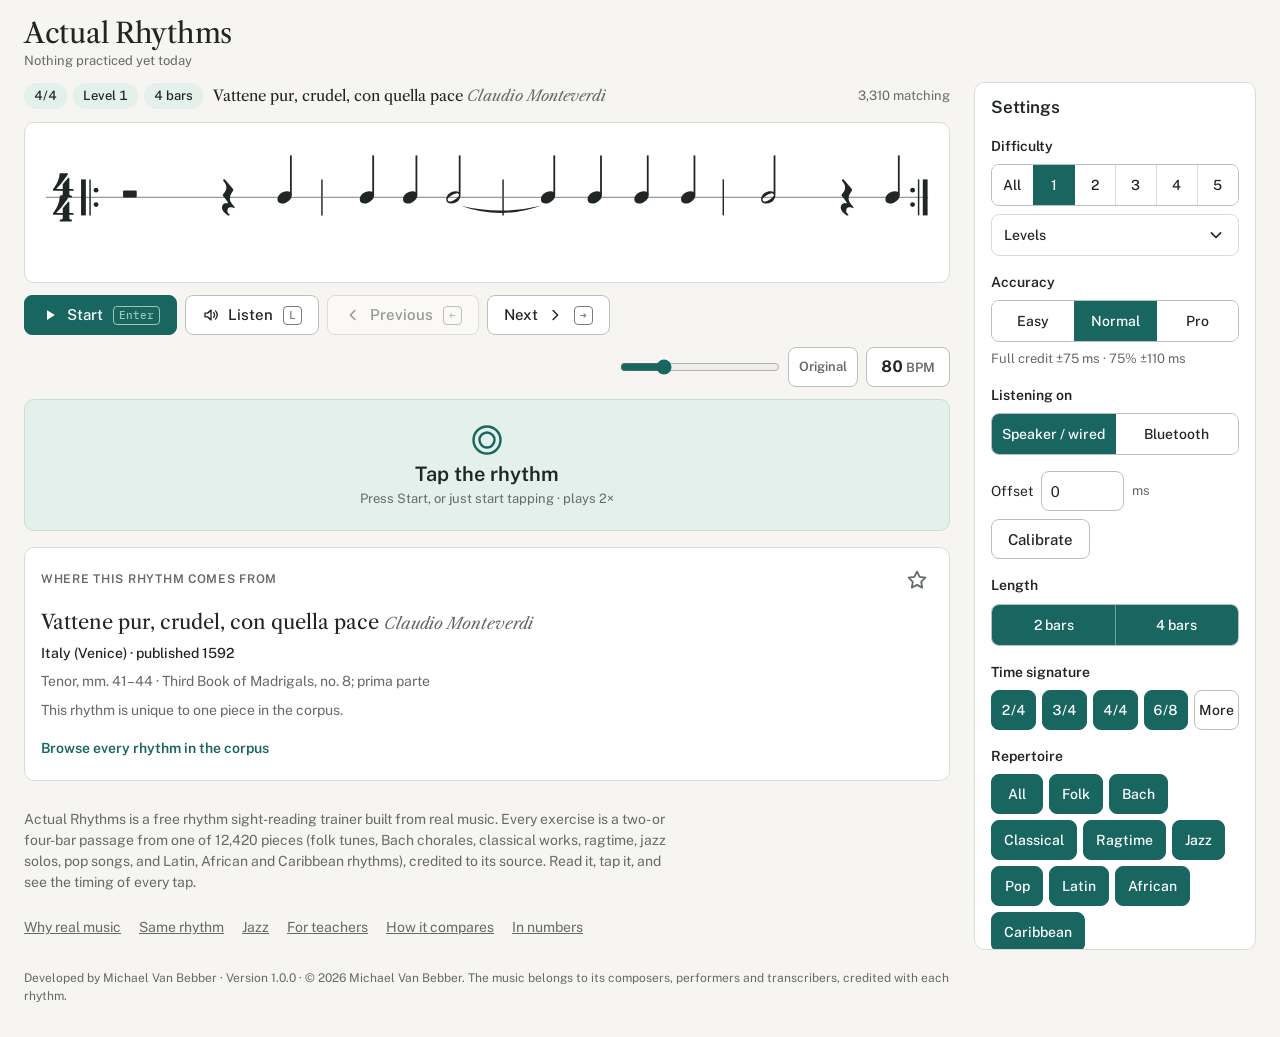
<file: index.html>
<!doctype html>
<html lang="en">
<head>
<meta charset="utf-8">
<meta name="viewport" content="width=device-width, initial-scale=1, viewport-fit=cover">
<title>Free rhythm sight-reading from real music | Actual Rhythms</title>
<meta name="description" content="Free rhythm sight-reading practice built from real music: 100,877 rhythms from 12,420 pieces, Bach to Coltrane. Tap along and see every tap.">
<meta property="og:title" content="Actual Rhythms: rhythm sight-reading from real music">
<meta property="og:description" content="Read and tap rhythms from 12,420 real pieces, Bach to Coltrane. Free, in your browser, no account.">
<link rel="canonical" href="https://actualrhythms.com/">
<meta property="og:type" content="website">
<meta property="og:site_name" content="Actual Rhythms">
<meta property="og:url" content="https://actualrhythms.com/">
<meta property="og:image" content="https://actualrhythms.com/landing/social/home.png">
<meta property="og:image:width" content="1200">
<meta property="og:image:height" content="630">
<meta property="og:image:alt" content="Actual Rhythms: read and tap rhythms from real music. A Scott Joplin excerpt on a one-line staff.">
<meta name="twitter:card" content="summary_large_image">
<meta name="theme-color" content="#F6F5F1">
<link rel="icon" href="/favicon.svg" type="image/svg+xml">
<link rel="icon" href="/icons/favicon-32.png" sizes="32x32" type="image/png">
<link rel="apple-touch-icon" href="/icons/apple-touch-icon.png">
<link rel="manifest" href="/site.webmanifest">
<meta name="apple-mobile-web-app-title" content="Actual Rhythms">
<link rel="preconnect" href="https://fonts.googleapis.com">
<link rel="preconnect" href="https://fonts.gstatic.com" crossorigin>
<link rel="stylesheet" href="https://fonts.googleapis.com/css2?family=Libre+Caslon+Text:ital@0;1&family=Public+Sans:wght@400;500;600;700&family=IBM+Plex+Mono:wght@500&display=swap">
<script>
  // Pick the layout from the viewport's size (never from the device name), before first paint.
  window.computeLayout = function () {
    var w = document.documentElement.clientWidth || window.innerWidth;
    var h = window.innerHeight;
    if (h <= 500 && w > h) return 'phone-landscape';
    if (w < 600) return 'phone';
    if (w >= 1000 && h > 500) return 'wide';
    return 'medium';
  };
  document.documentElement.dataset.layout = window.computeLayout();
  // touch devices (phones, iPads, including iPads with a keyboard or trackpad) get the locked, no-scroll page
  if (navigator.maxTouchPoints > 0 || 'ontouchstart' in window) document.documentElement.dataset.touch = '';
</script>
<link rel="stylesheet" href="styles.css?v=44">
<script type="application/ld+json">
{
 "@context": "https://schema.org",
 "@graph": [
  {
   "@type": "WebSite",
   "@id": "https://actualrhythms.com/#website",
   "name": "Actual Rhythms",
   "url": "https://actualrhythms.com/",
   "inLanguage": "en"
  },
  {
   "@type": "WebApplication",
   "name": "Actual Rhythms",
   "url": "https://actualrhythms.com/",
   "description": "Rhythm sight-reading practice built entirely from real music: read an excerpt, tap it, and see every tap's timing. Every rhythm is credited to its source.",
   "applicationCategory": "EducationalApplication",
   "operatingSystem": "Any (web browser)",
   "browserRequirements": "Requires JavaScript and Web Audio.",
   "isAccessibleForFree": true,
   "offers": {
    "@type": "Offer",
    "price": "0",
    "priceCurrency": "USD"
   },
   "educationalUse": "Rhythm reading and sight-reading practice",
   "audience": {
    "@type": "EducationalAudience",
    "educationalRole": "student"
   },
   "image": "https://actualrhythms.com/landing/social/home.png",
   "inLanguage": "en",
   "isPartOf": {
    "@id": "https://actualrhythms.com/#website"
   }
  }
 ]
}
</script>
</head>
<body>
<svg width="0" height="0" style="position:absolute" aria-hidden="true" focusable="false">
  <defs>
    <symbol id="i-play" viewBox="0 0 24 24"><path d="M8 5.5v13l10.5-6.5z" fill="currentColor"/></symbol>
    <symbol id="i-stop" viewBox="0 0 24 24"><rect x="6.5" y="6.5" width="11" height="11" rx="1.5" fill="currentColor"/></symbol>
    <symbol id="i-speaker" viewBox="0 0 24 24"><path d="M4 9.5h3.5L12 5.5v13l-4.5-4H4z" fill="none" stroke="currentColor" stroke-width="1.8" stroke-linejoin="round"/><path d="M15.5 9a4.2 4.2 0 0 1 0 6M18 6.5a7.8 7.8 0 0 1 0 11" fill="none" stroke="currentColor" stroke-width="1.8" stroke-linecap="round"/></symbol>
    <symbol id="i-next" viewBox="0 0 24 24"><path d="M9.5 6l6 6-6 6" fill="none" stroke="currentColor" stroke-width="2" stroke-linecap="round" stroke-linejoin="round"/></symbol>
    <symbol id="i-prev" viewBox="0 0 24 24"><path d="M14.5 6l-6 6 6 6" fill="none" stroke="currentColor" stroke-width="2" stroke-linecap="round" stroke-linejoin="round"/></symbol>
    <symbol id="i-minus" viewBox="0 0 24 24"><path d="M6 12h12" stroke="currentColor" stroke-width="2" stroke-linecap="round"/></symbol>
    <symbol id="i-plus" viewBox="0 0 24 24"><path d="M6 12h12M12 6v12" stroke="currentColor" stroke-width="2" stroke-linecap="round"/></symbol>
    <symbol id="i-sliders" viewBox="0 0 24 24"><path d="M4 7h9M17 7h3M4 12h3M11 12h9M4 17h11M19 17h1" stroke="currentColor" stroke-width="1.8" stroke-linecap="round"/><circle cx="15" cy="7" r="2" fill="none" stroke="currentColor" stroke-width="1.8"/><circle cx="9" cy="12" r="2" fill="none" stroke="currentColor" stroke-width="1.8"/><circle cx="17" cy="17" r="2" fill="none" stroke="currentColor" stroke-width="1.8"/></symbol>
    <symbol id="i-star" viewBox="0 0 24 24"><path d="M12 3.6l2.6 5.3 5.8.8-4.2 4.1 1 5.8L12 16.9l-5.2 2.7 1-5.8-4.2-4.1 5.8-.8z" fill="none" stroke="currentColor" stroke-width="1.8" stroke-linejoin="round"/></symbol>
    <symbol id="i-star-fill" viewBox="0 0 24 24"><path d="M12 3.6l2.6 5.3 5.8.8-4.2 4.1 1 5.8L12 16.9l-5.2 2.7 1-5.8-4.2-4.1 5.8-.8z" fill="currentColor" stroke="currentColor" stroke-width="1.8" stroke-linejoin="round"/></symbol>
    <symbol id="i-close" viewBox="0 0 24 24"><path d="M6.5 6.5l11 11M17.5 6.5l-11 11" stroke="currentColor" stroke-width="2" stroke-linecap="round"/></symbol>
    <symbol id="i-tap" viewBox="0 0 24 24"><circle cx="12" cy="12" r="9" fill="none" stroke="currentColor" stroke-width="1.6"/><circle cx="12" cy="12" r="5" fill="none" stroke="currentColor" stroke-width="1.6"/></symbol>
    <symbol id="i-lock" viewBox="0 0 24 24"><rect x="5.5" y="10.5" width="13" height="9.5" rx="2" fill="none" stroke="currentColor" stroke-width="1.8"/><path d="M8.5 10.5V8a3.5 3.5 0 0 1 7 0v2.5" fill="none" stroke="currentColor" stroke-width="1.8"/></symbol>
    <symbol id="i-chevron" viewBox="0 0 24 24"><path d="M6.5 9.5l5.5 5.5 5.5-5.5" fill="none" stroke="currentColor" stroke-width="2" stroke-linecap="round" stroke-linejoin="round"/></symbol>
    <symbol id="i-note" viewBox="0 0 24 24"><path d="M10 17.5V5.5l9-2v12" fill="none" stroke="currentColor" stroke-width="1.8" stroke-linejoin="round"/><ellipse cx="7.5" cy="17.5" rx="2.6" ry="2.1" fill="currentColor"/><ellipse cx="16.5" cy="15.5" rx="2.6" ry="2.1" fill="currentColor"/></symbol>
  </defs>
</svg>

<div class="app">
  <header class="topbar">
    <div class="brand">
      <h1 class="wordmark">Actual Rhythms</h1>
      <p class="today" id="session"></p>
    </div>
    <button class="btn btn-quiet settings-btn" id="btnSettings" type="button" aria-controls="settings" aria-expanded="false" aria-label="Settings">
      <svg class="icon" aria-hidden="true"><use href="#i-sliders"/></svg><span class="settings-label">Settings</span>
    </button>
  </header>

  <div class="workspace">
    <main class="practice" id="practice">
      <section class="stage" aria-label="Practice">
        <div class="score-col">
          <div class="meta">
            <div class="meta-chips" id="metaChips"></div>
            <button class="pool-note" id="poolNote" type="button"></button>
          </div>
          <div class="sheet">
            <div class="score-wrap">
              <div id="score" role="img" aria-label="Rhythm notation"></div>
              <div id="playhead" hidden></div>
              <div id="countin" hidden aria-hidden="true"></div>
            </div>
          </div>
          <div class="controls">
            <div class="transport">
              <button class="btn btn-primary" id="btnPlay" type="button"></button>
              <button class="btn" id="btnListen" type="button" aria-label="Listen to this rhythm"></button>
              <button class="btn" id="btnPrev" type="button" aria-label="Previous rhythm" title="The rhythm before this one"></button>
              <button class="btn" id="btnNext" type="button" aria-label="Next rhythm" title="A new rhythm"></button>
            </div>
            <div class="tempo" id="tempoGroup" role="group" aria-label="Tempo">
              <input type="range" id="tempoSlider" class="tempo-slider" min="40" max="200" step="2" aria-label="Tempo, beats per minute" aria-describedby="tempoBeat">
              <button type="button" class="tempo-orig" id="btnOrig" aria-pressed="false">Original</button>
              <button type="button" class="tempo-value" id="tempoValue" aria-label="Type an exact tempo"><span id="tempoNum">80</span><span class="tempo-unit"> BPM</span></button>
              <input id="tempo" class="tempo-input" type="number" inputmode="numeric" min="40" max="200" step="2" aria-label="Type a tempo in beats per minute" hidden>
              <span class="tempo-beat" id="tempoBeat"></span>
            </div>
          </div>
        </div>
        <div class="pad" id="pad" role="button" tabindex="0" aria-describedby="padStatus">
          <svg class="pad-icon" aria-hidden="true"><use href="#i-tap"/></svg>
          <span class="pad-label"><span class="long">Tap the rhythm</span><span class="short">Tap</span></span>
          <span class="pad-status" id="padStatus"></span>
        </div>
      </section>

      <section class="outcome" id="outcome" aria-live="polite"></section>
      <p class="page-about">Actual Rhythms is a free rhythm sight-reading trainer built from real music. Every exercise is a two- or four-bar passage from one of 12,420 pieces (folk tunes, Bach chorales, classical works, ragtime, jazz solos, pop songs, and Latin, African and Caribbean rhythms), credited to its source. Read it, tap it, and see the timing of every tap.</p>
      <nav class="page-links" aria-label="More pages">
        <a href="/why/">Why real music</a><a href="/same-rhythm/">Same rhythm</a><a href="/jazz/">Jazz</a><a href="/teachers/">For teachers</a><a href="/compare/">How it compares</a><a href="/numbers/">In numbers</a>
      </nav>
      <p class="made-by">Developed by Michael Van Bebber · Version 1.0.0 · © 2026 Michael Van Bebber. The music belongs to its composers, performers and transcribers, credited with each rhythm.</p>
    </main>

    <div class="scrim" id="scrim" hidden></div>

    <aside class="settings" id="settings" aria-labelledby="settingsTitle">
      <div class="sheet-handle" aria-hidden="true"></div>
      <div class="settings-head">
        <h2 id="settingsTitle">Settings</h2>
        <button class="btn btn-icon btn-quiet" id="btnCloseSettings" type="button" aria-label="Close settings"><svg class="icon" aria-hidden="true"><use href="#i-close"/></svg></button>
      </div>
      <div class="settings-body">
        <fieldset>
          <legend>Difficulty</legend>
          <div class="seg" id="levels"></div>
          <details class="disclosure">
            <summary>Levels<svg class="icon chev" aria-hidden="true"><use href="#i-chevron"/></svg></summary>
            <dl class="level-help" id="levelHelp"></dl>
          </details>
        </fieldset>
        <fieldset>
          <legend>Accuracy</legend>
          <div class="seg" id="accuracy"></div>
          <p class="help" id="accuracyHelp"></p>
        </fieldset>
        <fieldset>
          <legend>Listening on</legend>
          <div class="seg" id="outputs"></div>
          <p class="help" id="outputAuto" aria-live="polite"></p>
          <div class="calib">
            <div class="calib-row">
              <label for="latency">Offset</label>
              <input id="latency" type="number" step="5" min="-300" max="500" inputmode="numeric"> <span class="help">ms</span>
              <button class="btn" id="btnCalib" type="button">Calibrate</button>
            </div>
            <span id="latencyFor" hidden></span>
            <button class="calib-pad" id="calibPad" type="button" hidden>Tap with the clicks</button>
            <p class="calib-msg" id="calibMsg" aria-live="polite"></p>
            <p class="calib-warn" id="calibWarn"></p>
          </div>
        </fieldset>
        <fieldset>
          <legend>Length</legend>
          <div class="seg" id="lengths"></div>
        </fieldset>
        <fieldset>
          <legend>Time signature</legend>
          <div class="pills" id="meters"></div>
          <div class="pills" id="metersMore" hidden></div>
        </fieldset>
        <fieldset>
          <legend>Repertoire</legend>
          <div class="pills" id="genres"></div>
        </fieldset>
        <div class="switch-row">
          <span id="metroLabel">Metronome</span>
          <button class="switch" id="metro" type="button" role="switch" aria-labelledby="metroLabel"></button>
        </div>
        <details class="disclosure" id="advanced">
          <summary>More<svg class="icon chev" aria-hidden="true"><use href="#i-chevron"/></svg></summary>
          <div class="advanced-body">
            <div class="switch-row">
              <span id="hideLabel">Hide source until played</span>
              <button class="switch" id="hideSource" type="button" role="switch" aria-labelledby="hideLabel"></button>
            </div>
            <div class="switch-row">
              <span id="tapSoundLabel">Tap click</span>
              <button class="switch" id="tapSoundSw" type="button" role="switch" aria-labelledby="tapSoundLabel"></button>
            </div>
            <div class="switch-row">
              <span id="lowLatencyLabel">Low-latency audio</span>
              <button class="switch" id="lowLatencySw" type="button" role="switch" aria-labelledby="lowLatencyLabel" aria-describedby="lowLatencyHelp"></button>
            </div>
            <p class="help" id="lowLatencyHelp">Faster clicks; uses a little battery.</p>
            <div class="switch-row" id="silentRow">
              <span id="silentLabel">Play in Silent mode</span>
              <button class="switch" id="silentSw" type="button" role="switch" aria-labelledby="silentLabel" aria-describedby="silentHelp"></button>
            </div>
            <p class="help" id="silentHelp">If taps sound late, try it off.</p>
            <div class="help-block">
              <h3>Sound check</h3>
              <p class="help" id="soundStatus"></p>
              <button class="btn" id="btnTestSound" type="button">Play test sound</button>
            </div>
            <div class="help-block keys-help">
              <h3>Keys</h3>
              <p class="help"><kbd>Space</kbd> <kbd>F</kbd> <kbd>J</kbd> tap · <kbd>Enter</kbd> start/stop · <kbd>L</kbd> listen · <kbd>←</kbd> <kbd>→</kbd> previous/next · <kbd>Esc</kbd> stop</p>
            </div>
            <div class="help-block">
              <h3>About</h3>
              <p class="help"><a href="/why/">Why real music</a> · <a href="/compare/">How it compares</a> · <a href="/teachers/">For teachers</a> · <a href="/jazz/">Jazz</a> · <a href="/same-rhythm/">Same rhythm</a> · <a href="/numbers/">In numbers</a></p>
            </div>
            <div class="help-block credits-help">
              <h3>Credits</h3>
              <p class="help">Rhythms: music21 corpus; Joplin rags ed. Craig Stuart Sapp (<a href="https://github.com/craigsapp/joplin" target="_blank" rel="noopener">CC BY-NC-SA 4.0</a>); OpenEWLD; Weimar Jazz Database (MIT); Michael Van Bebber's jazz and song transcriptions and Charlie Parker from <a href="https://qpress.ca/product/60-melodies-solos-charlie-parker-omnibook" target="_blank" rel="noopener"><em>Charlie Parker 60 Melodies and Solos</em></a> (used with permission, all rights reserved). African rhythms: <a href="https://doi.org/10.17605/OSF.IO/M652X" target="_blank" rel="noopener">IEMP Malian Jembe</a> (Polak, Tarsitani &amp; Clayton), Djembe Gorilla, Raymond's Transcriptions (Djembe-L, compiled by Bob Miller), Djembe N E T and PDMX (all used with permission); timelines after Godfried Toussaint. Latin rhythms: <a href="https://doi.org/10.17605/OSF.IO/WFX7K" target="_blank" rel="noopener">IEMP Uruguayan Candombe</a> (Jure, Rocamora, Tarsitani &amp; Clayton), <a href="https://doi.org/10.17605/OSF.IO/SFXA2" target="_blank" rel="noopener">IEMP Cuban Son &amp; Salsa</a> (Poole, Tarsitani &amp; Clayton) and PDMX (used with permission). Drum grooves: <a href="https://magenta.tensorflow.org/datasets/groove" target="_blank" rel="noopener">Groove MIDI Dataset</a> (Gillick, Roberts, Engel, Eck &amp; Bamman; CC BY 4.0). Other data: CC BY-NC-SA 4.0. Piano: Salamander Grand V3 (CC BY 3.0). Bass and guitar: FluidR3 GM by Frank Wen (CC BY 3.0). Drums: Salamander Drumkit (CC BY-SA 3.0). Notation: VexFlow.</p>
            </div>
          </div>
        </details>
        <button class="pool" id="pool" type="button"></button>
      </div>
    </aside>
  </div>

</div>

<div class="corpus" id="corpus" role="dialog" aria-modal="true" aria-labelledby="corpusTitle" hidden>
  <div class="corpus-panel">
    <div class="corpus-head">
      <h2 id="corpusTitle">The corpus</h2>
      <button class="btn btn-icon btn-quiet" id="corpusClose" type="button" aria-label="Close the corpus"><svg class="icon" aria-hidden="true"><use href="#i-close"/></svg></button>
    </div>
    <div class="corpus-tools">
      <input type="search" id="corpusSearch" placeholder="Search title, composer, country, year" aria-label="Search the corpus" autocomplete="off">
      <select id="corpusSort" aria-label="Sort">
        <option value="common">Most common first</option>
        <option value="easy">Easiest first</option>
        <option value="hard">Hardest first</option>
        <option value="title">Title A–Z</option>
      </select>
      <button class="fav-toggle" id="corpusFav" type="button" aria-pressed="false"><svg class="icon" aria-hidden="true"><use href="#i-star"/></svg>Favorites</button>
      <div class="switch-row corpus-only">
        <span id="corpusOnlyLabel">Only rhythms matching my settings</span>
        <button class="switch" id="corpusOnly" type="button" role="switch" aria-checked="false" aria-labelledby="corpusOnlyLabel"></button>
      </div>
    </div>
    <div class="corpus-family" id="corpusFamilyBar" hidden>
      <p id="corpusFamilyText"></p>
      <button type="button" class="link-btn" id="corpusWhole">Show the whole corpus</button>
    </div>
    <p class="corpus-count" id="corpusCount" aria-live="polite"></p>
    <div class="corpus-scroll" id="corpusScroll"><div class="corpus-spacer" id="corpusSpacer"></div></div>
  </div>
</div>

<script src="vendor/vexflow.js"></script>
<script src="data/rhythms.js?v=0e33a8ef6b"></script>
<script src="app.js?v=59"></script>
</body>
</html>
</file>
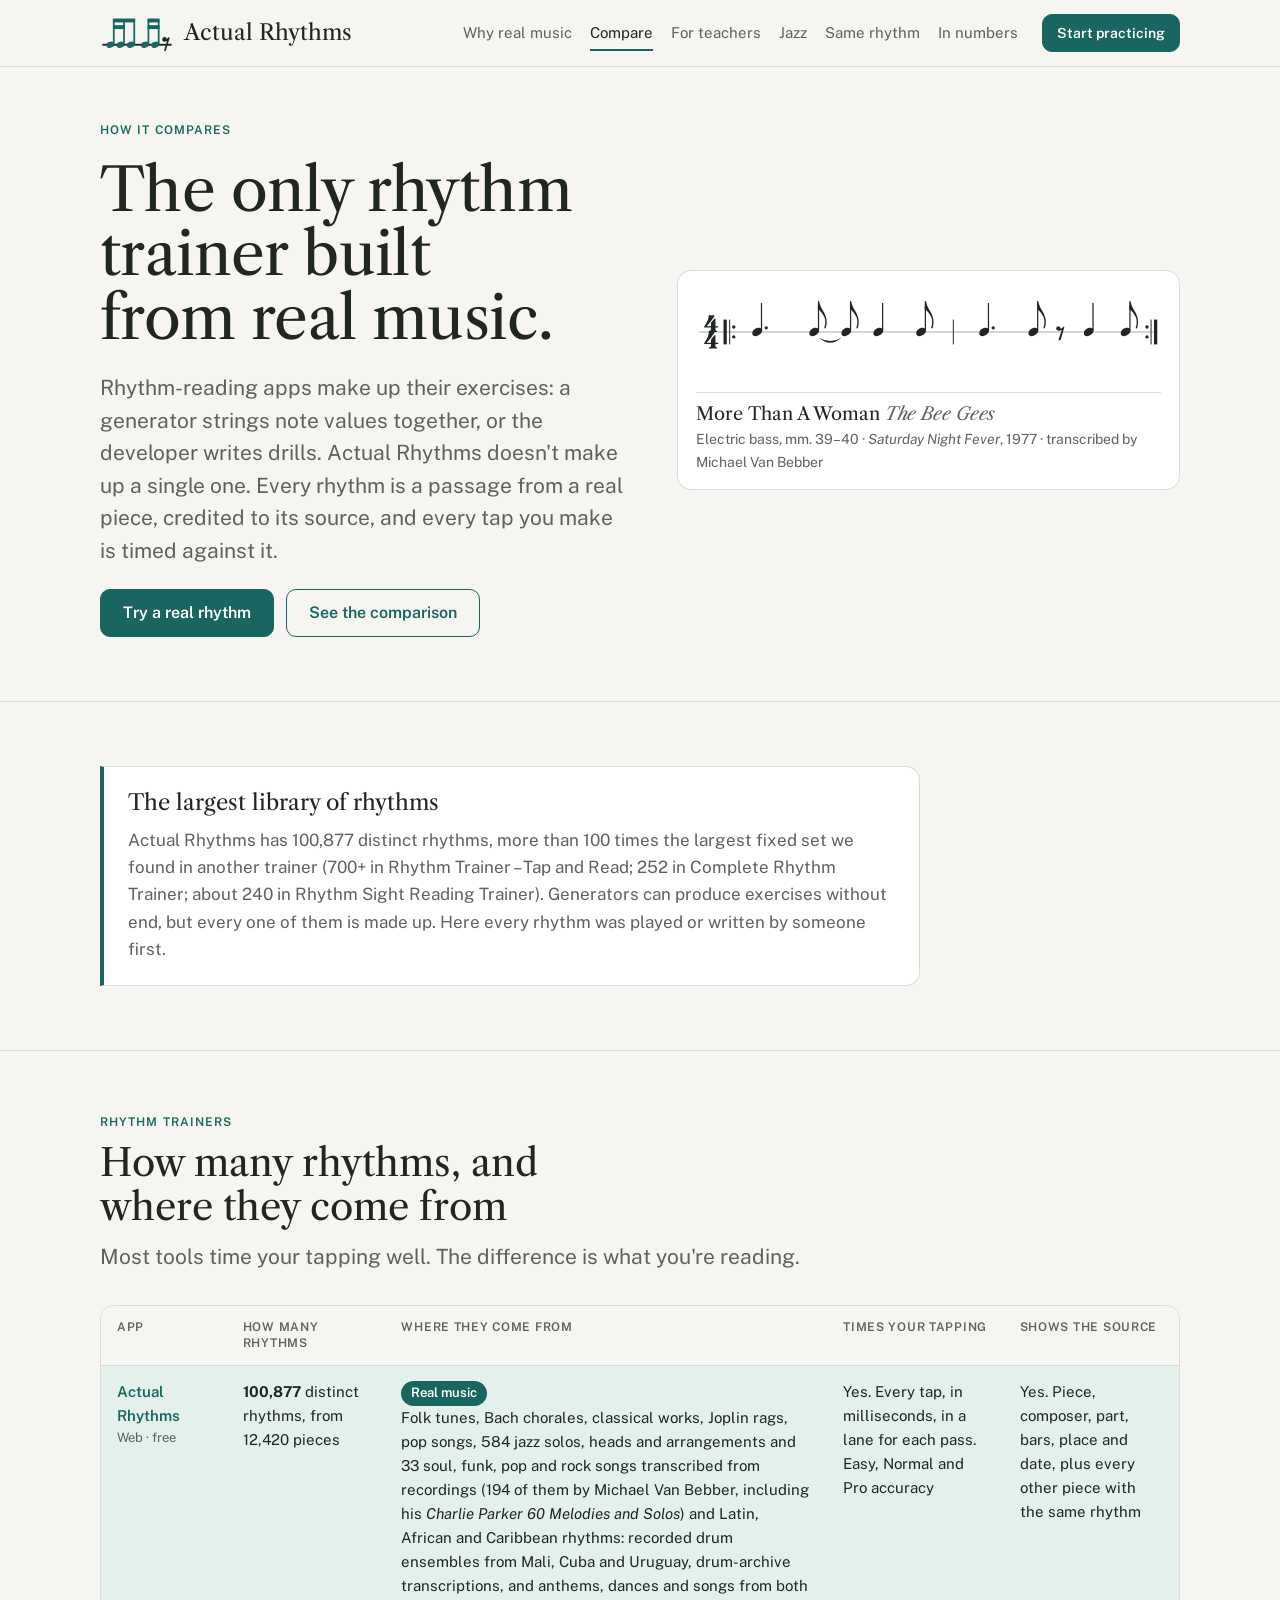
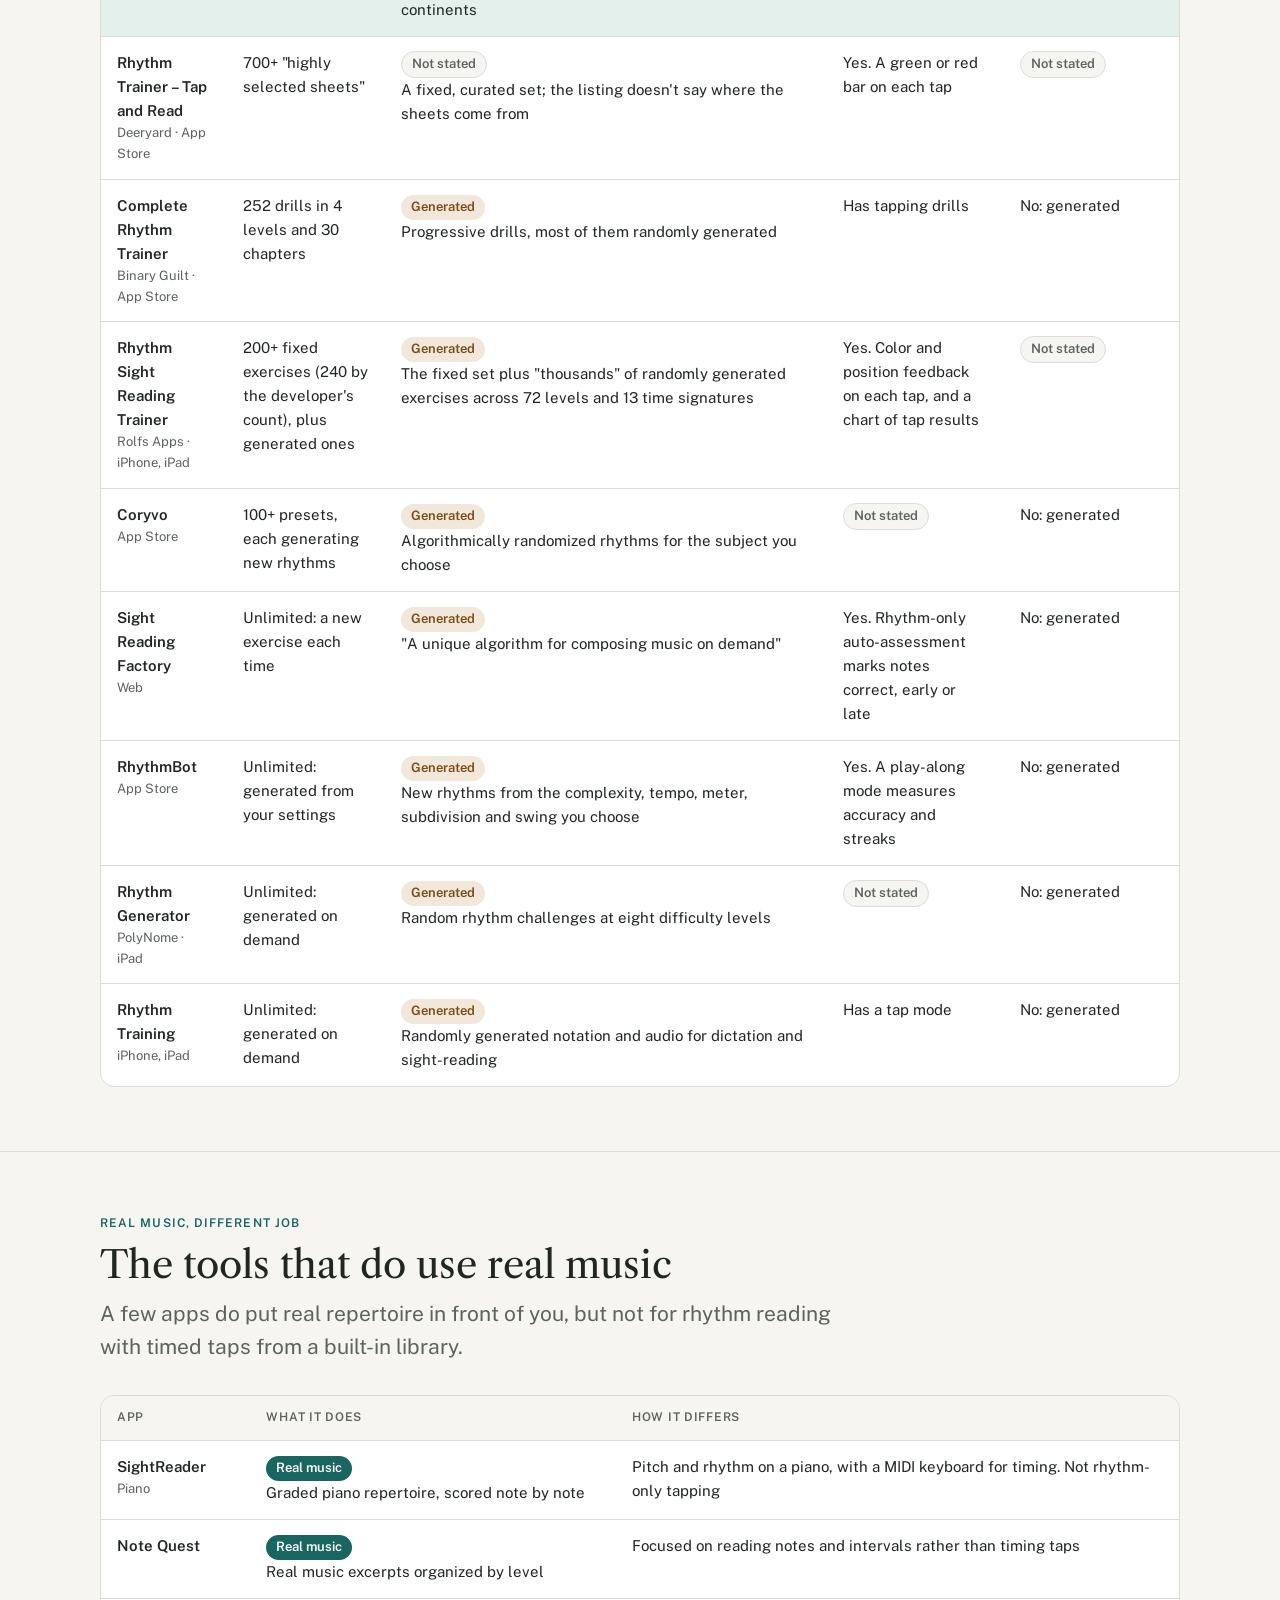
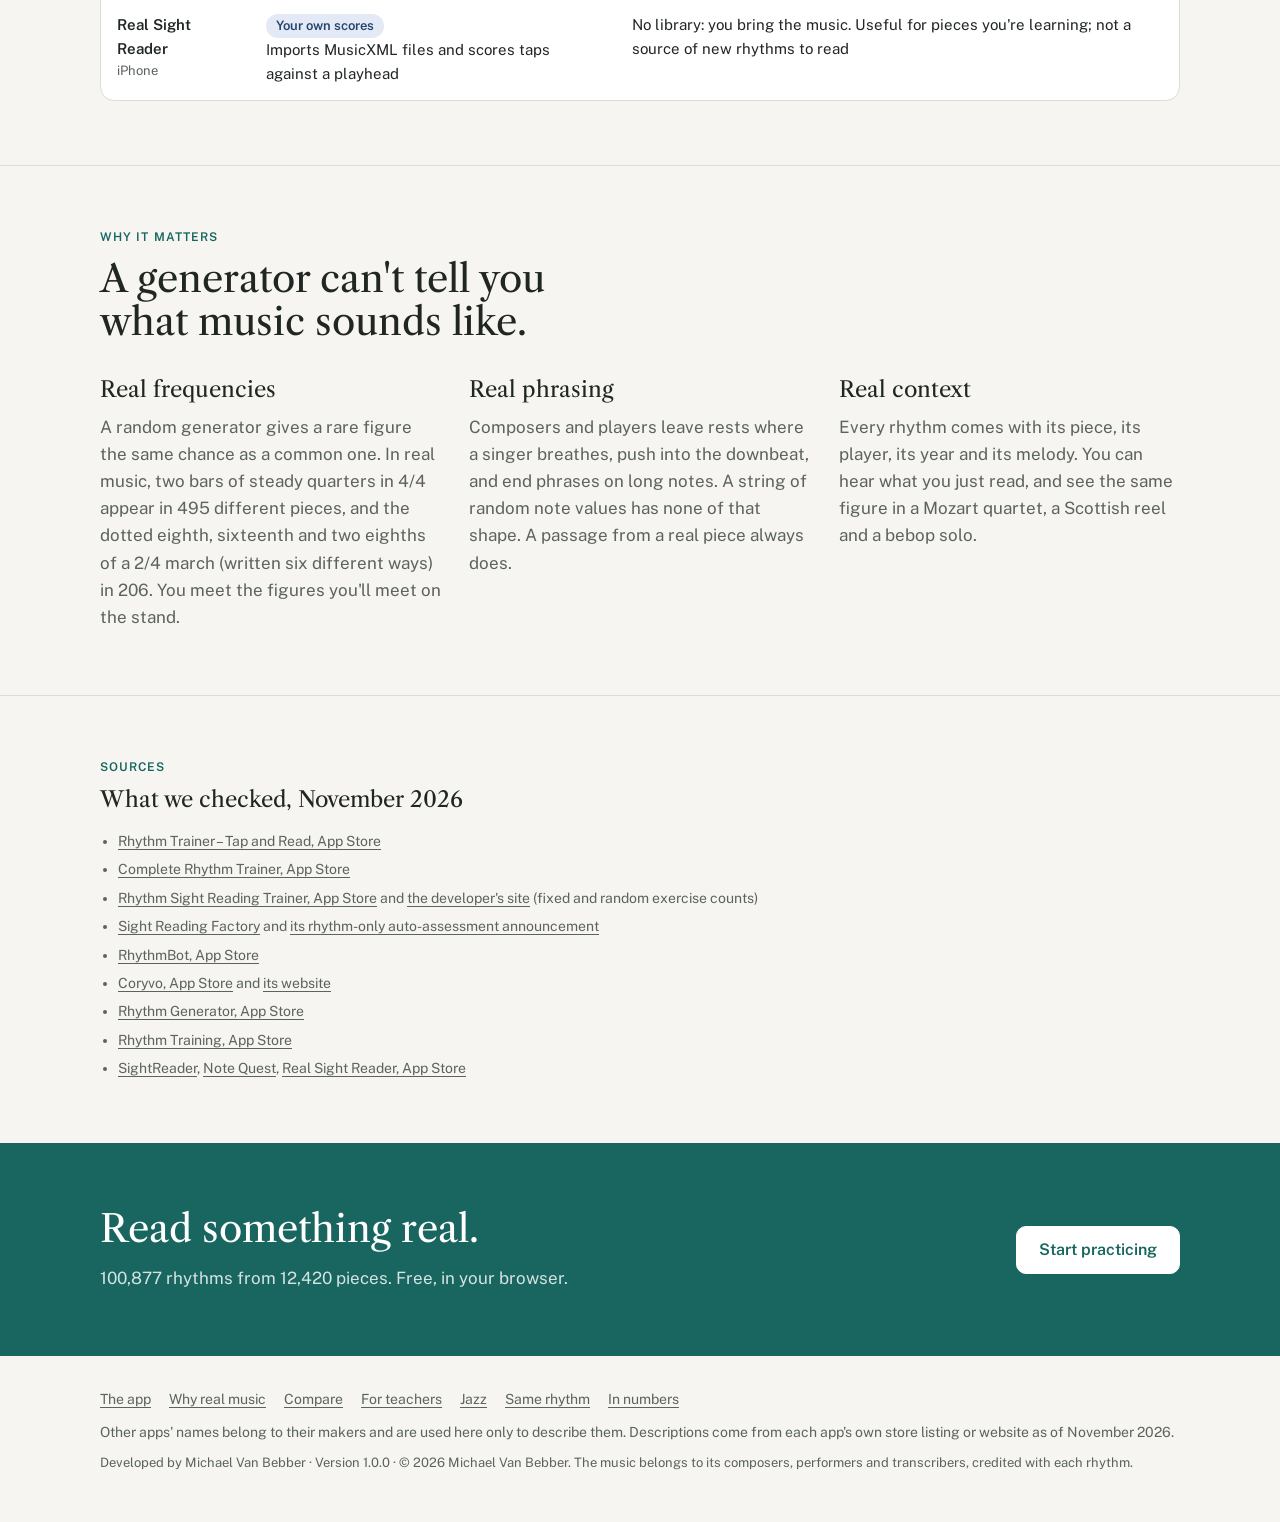
<file: compare/index.html>
<!doctype html>
<html lang="en">
<head>
<meta charset="utf-8">
<meta name="viewport" content="width=device-width, initial-scale=1, viewport-fit=cover">
<title>Actual Rhythms compared: real music vs generated rhythms</title>
<meta name="description" content="Other rhythm trainers generate their exercises. In Actual Rhythms every rhythm is a real passage of music, credited to its source. A comparison.">
<meta property="og:title" content="The only rhythm trainer built from real music">
<meta property="og:description" content="How Actual Rhythms compares with rhythm apps that generate their exercises.">
<link rel="canonical" href="https://actualrhythms.com/compare/">
<meta property="og:type" content="website">
<meta property="og:site_name" content="Actual Rhythms">
<meta property="og:url" content="https://actualrhythms.com/compare/">
<meta property="og:image" content="https://actualrhythms.com/landing/social/compare.png">
<meta property="og:image:width" content="1200">
<meta property="og:image:height" content="630">
<meta property="og:image:alt" content="Actual Rhythms: the only rhythm trainer built from real music. An Irish tune excerpt on a one-line staff.">
<meta name="twitter:card" content="summary_large_image">
<meta name="theme-color" content="#F6F5F1">
<link rel="icon" href="/favicon.svg" type="image/svg+xml">
<link rel="apple-touch-icon" href="/icons/apple-touch-icon.png">
<link rel="preconnect" href="https://fonts.googleapis.com">
<link rel="preconnect" href="https://fonts.gstatic.com" crossorigin>
<link rel="stylesheet" href="https://fonts.googleapis.com/css2?family=Libre+Caslon+Text:ital@0;1&family=Public+Sans:wght@400;500;600;700&family=IBM+Plex+Mono:wght@500;600&display=swap">
<link rel="stylesheet" href="/landing/landing.css">
<script type="application/ld+json" id="ld">
{
 "@context": "https://schema.org",
 "@graph": [
  {
   "@type": "WebPage",
   "@id": "https://actualrhythms.com/compare/#webpage",
   "url": "https://actualrhythms.com/compare/",
   "name": "Actual Rhythms compared: real music vs generated rhythms",
   "description": "Other rhythm trainers generate their exercises. In Actual Rhythms every rhythm is a real passage of music, credited to its source. A comparison.",
   "image": "https://actualrhythms.com/landing/social/compare.png",
   "inLanguage": "en",
   "isAccessibleForFree": true,
   "isPartOf": {
    "@id": "https://actualrhythms.com/#website"
   },
   "breadcrumb": {
    "@id": "https://actualrhythms.com/compare/#breadcrumb"
   }
  },
  {
   "@type": "BreadcrumbList",
   "@id": "https://actualrhythms.com/compare/#breadcrumb",
   "itemListElement": [
    {
     "@type": "ListItem",
     "position": 1,
     "name": "Actual Rhythms",
     "item": "https://actualrhythms.com/"
    },
    {
     "@type": "ListItem",
     "position": 2,
     "name": "Actual Rhythms compared: real music vs generated rhythms",
     "item": "https://actualrhythms.com/compare/"
    }
   ]
  }
 ]
}
</script>
</head>
<body>
<header class="site-head">
  <div class="wrap">
    <a class="brand" href="/why/"><img src="/landing/logo.svg" alt="">Actual Rhythms</a>
    <nav class="site-nav" aria-label="Pages">
      <a href="/why/">Why real music</a>
      <a href="/compare/" aria-current="page">Compare</a>
      <a href="/teachers/">For teachers</a>
      <a href="/jazz/">Jazz</a>
      <a href="/same-rhythm/">Same rhythm</a>
      <a href="/numbers/">In numbers</a>
    </nav>
    <a class="btn btn-primary btn-small" href="/">Start practicing</a>
  </div>
</header>

<main>
  <section class="hero">
    <div class="wrap">
      <div class="hero-copy">
        <p class="eyebrow">How it compares</p>
        <h1>The only rhythm trainer built from real music.</h1>
        <p class="lede">Rhythm-reading apps make up their exercises: a generator strings note values together, or the developer writes drills. Actual Rhythms doesn't make up a single one. Every rhythm is a passage from a real piece, credited to its source, and every tap you make is timed against it.</p>
        <div class="actions">
          <a class="btn btn-primary" href="/">Try a real rhythm</a>
          <a class="btn btn-quiet" href="#table">See the comparison</a>
        </div>
      </div>
      <figure class="excerpt">
        <img src="/landing/img/beegees-more-than-a-woman.svg" alt="Two bars of a disco bass line in 4/4 with dotted quarters, a tied eighth and an eighth rest." width="565" height="112">
        <figcaption><span class="src">More Than A Woman <em>The Bee Gees</em></span><span class="where">Electric bass, mm. 39–40 · <em>Saturday Night Fever</em>, 1977 · transcribed by Michael Van Bebber</span></figcaption>
      </figure>
    </div>
  </section>

  <section>
    <div class="wrap">
      <div class="claim">
        <h3>The largest library of rhythms</h3>
        <p>Actual Rhythms has 100,877 distinct rhythms, more than 100 times the largest fixed set we found in another trainer (700+ in Rhythm Trainer – Tap and Read; 252 in Complete Rhythm Trainer; about 240 in Rhythm Sight Reading Trainer). Generators can produce exercises without end, but every one of them is made up. Here every rhythm was played or written by someone first.</p>
      </div>
    </div>
  </section>

  <section id="table">
    <div class="wrap">
      <div class="section-head">
        <p class="eyebrow">Rhythm trainers</p>
        <h2>How many rhythms, and where they come from</h2>
        <p class="lede">Most tools time your tapping well. The difference is what you're reading.</p>
      </div>
      <div class="table-scroll">
        <table>
          <thead>
            <tr><th scope="col">App</th><th scope="col">How many rhythms</th><th scope="col">Where they come from</th><th scope="col">Times your tapping</th><th scope="col">Shows the source</th></tr>
          </thead>
          <tbody>
            <tr class="ours">
              <th scope="row">Actual Rhythms<small>Web · free</small></th>
              <td><b>100,877</b> distinct rhythms, from 12,420 pieces</td>
              <td><span class="pill real">Real music</span><br>Folk tunes, Bach chorales, classical works, Joplin rags, pop songs, 584 jazz solos, heads and arrangements and 33 soul, funk, pop and rock songs transcribed from recordings (194 of them by Michael Van Bebber, including his <em>Charlie Parker 60 Melodies and Solos</em>) and Latin, African and Caribbean rhythms: recorded drum ensembles from Mali, Cuba and Uruguay, drum-archive transcriptions, and anthems, dances and songs from both continents</td>
              <td>Yes. Every tap, in milliseconds, in a lane for each pass. Easy, Normal and Pro accuracy</td>
              <td>Yes. Piece, composer, part, bars, place and date, plus every other piece with the same rhythm</td>
            </tr>
            <tr>
              <th scope="row">Rhythm Trainer – Tap and Read<small>Deeryard · App Store</small></th>
              <td>700+ "highly selected sheets"</td>
              <td><span class="pill na">Not stated</span><br>A fixed, curated set; the listing doesn't say where the sheets come from</td>
              <td>Yes. A green or red bar on each tap</td>
              <td><span class="pill na">Not stated</span></td>
            </tr>
            <tr>
              <th scope="row">Complete Rhythm Trainer<small>Binary Guilt · App Store</small></th>
              <td>252 drills in 4 levels and 30 chapters</td>
              <td><span class="pill gen">Generated</span><br>Progressive drills, most of them randomly generated</td>
              <td>Has tapping drills</td>
              <td>No: generated</td>
            </tr>
            <tr>
              <th scope="row">Rhythm Sight Reading Trainer<small>Rolfs Apps · iPhone, iPad</small></th>
              <td>200+ fixed exercises (240 by the developer's count), plus generated ones</td>
              <td><span class="pill gen">Generated</span><br>The fixed set plus "thousands" of randomly generated exercises across 72 levels and 13 time signatures</td>
              <td>Yes. Color and position feedback on each tap, and a chart of tap results</td>
              <td><span class="pill na">Not stated</span></td>
            </tr>
            <tr>
              <th scope="row">Coryvo<small>App Store</small></th>
              <td>100+ presets, each generating new rhythms</td>
              <td><span class="pill gen">Generated</span><br>Algorithmically randomized rhythms for the subject you choose</td>
              <td><span class="pill na">Not stated</span></td>
              <td>No: generated</td>
            </tr>
            <tr>
              <th scope="row">Sight Reading Factory<small>Web</small></th>
              <td>Unlimited: a new exercise each time</td>
              <td><span class="pill gen">Generated</span><br>"A unique algorithm for composing music on demand"</td>
              <td>Yes. Rhythm-only auto-assessment marks notes correct, early or late</td>
              <td>No: generated</td>
            </tr>
            <tr>
              <th scope="row">RhythmBot<small>App Store</small></th>
              <td>Unlimited: generated from your settings</td>
              <td><span class="pill gen">Generated</span><br>New rhythms from the complexity, tempo, meter, subdivision and swing you choose</td>
              <td>Yes. A play-along mode measures accuracy and streaks</td>
              <td>No: generated</td>
            </tr>
            <tr>
              <th scope="row">Rhythm Generator<small>PolyNome · iPad</small></th>
              <td>Unlimited: generated on demand</td>
              <td><span class="pill gen">Generated</span><br>Random rhythm challenges at eight difficulty levels</td>
              <td><span class="pill na">Not stated</span></td>
              <td>No: generated</td>
            </tr>
            <tr>
              <th scope="row">Rhythm Training<small>iPhone, iPad</small></th>
              <td>Unlimited: generated on demand</td>
              <td><span class="pill gen">Generated</span><br>Randomly generated notation and audio for dictation and sight-reading</td>
              <td>Has a tap mode</td>
              <td>No: generated</td>
            </tr>
          </tbody>
        </table>
      </div>
    </div>
  </section>

  <section>
    <div class="wrap">
      <div class="section-head">
        <p class="eyebrow">Real music, different job</p>
        <h2>The tools that do use real music</h2>
        <p class="lede">A few apps do put real repertoire in front of you, but not for rhythm reading with timed taps from a built-in library.</p>
      </div>
      <div class="table-scroll">
        <table>
          <thead>
            <tr><th scope="col">App</th><th scope="col">What it does</th><th scope="col">How it differs</th></tr>
          </thead>
          <tbody>
            <tr>
              <th scope="row">SightReader<small>Piano</small></th>
              <td><span class="pill real">Real music</span><br>Graded piano repertoire, scored note by note</td>
              <td>Pitch and rhythm on a piano, with a MIDI keyboard for timing. Not rhythm-only tapping</td>
            </tr>
            <tr>
              <th scope="row">Note Quest</th>
              <td><span class="pill real">Real music</span><br>Real music excerpts organized by level</td>
              <td>Focused on reading notes and intervals rather than timing taps</td>
            </tr>
            <tr>
              <th scope="row">Real Sight Reader<small>iPhone</small></th>
              <td><span class="pill own">Your own scores</span><br>Imports MusicXML files and scores taps against a playhead</td>
              <td>No library: you bring the music. Useful for pieces you're learning; not a source of new rhythms to read</td>
            </tr>
          </tbody>
        </table>
      </div>
    </div>
  </section>

  <section>
    <div class="wrap">
      <div class="section-head">
        <p class="eyebrow">Why it matters</p>
        <h2>A generator can't tell you what music sounds like.</h2>
      </div>
      <div class="points">
        <div class="point">
          <h3>Real frequencies</h3>
          <p>A random generator gives a rare figure the same chance as a common one. In real music, two bars of steady quarters in 4/4 appear in 495 different pieces, and the dotted eighth, sixteenth and two eighths of a 2/4 march (written six different ways) in 206. You meet the figures you'll meet on the stand.</p>
        </div>
        <div class="point">
          <h3>Real phrasing</h3>
          <p>Composers and players leave rests where a singer breathes, push into the downbeat, and end phrases on long notes. A string of random note values has none of that shape. A passage from a real piece always does.</p>
        </div>
        <div class="point">
          <h3>Real context</h3>
          <p>Every rhythm comes with its piece, its player, its year and its melody. You can hear what you just read, and see the same figure in a Mozart quartet, a Scottish reel and a bebop solo.</p>
        </div>
      </div>
    </div>
  </section>

  <section>
    <div class="wrap">
      <div class="section-head" style="margin-bottom:16px">
        <p class="eyebrow">Sources</p>
        <h3>What we checked, November 2026</h3>
      </div>
      <ul class="sources">
        <li><a href="https://apps.apple.com/us/app/rhythm-trainer-tap-and-read/id6472973848">Rhythm Trainer – Tap and Read, App Store</a></li>
        <li><a href="https://apps.apple.com/us/app/complete-rhythm-trainer/id1550799056">Complete Rhythm Trainer, App Store</a></li>
        <li><a href="https://apps.apple.com/us/app/rhythm-sight-reading-trainer/id396302174">Rhythm Sight Reading Trainer, App Store</a> and <a href="https://sites.google.com/view/readrhythm-app/">the developer's site</a> (fixed and random exercise counts)</li>
        <li><a href="https://www.sightreadingfactory.com">Sight Reading Factory</a> and <a href="https://www.musicfirst.com/blog/sight-reading-factory-adds-rhythm-only-auto-assessment">its rhythm-only auto-assessment announcement</a></li>
        <li><a href="https://apps.apple.com/us/app/id6482994081">RhythmBot, App Store</a></li>
        <li><a href="https://apps.apple.com/us/app/coryvo-rhythm-trainer/id1080310064">Coryvo, App Store</a> and <a href="https://www.coryvo.com/">its website</a></li>
        <li><a href="https://apps.apple.com/us/app/rhythm-generator/id6741359170">Rhythm Generator, App Store</a></li>
        <li><a href="https://apps.apple.com/us/app/id1613734367">Rhythm Training, App Store</a></li>
        <li><a href="https://sightreader.app/best-sight-reading-apps">SightReader</a>, <a href="https://notequest.net/">Note Quest</a>, <a href="https://apps.apple.com/us/app/-/id6767059517">Real Sight Reader, App Store</a></li>
      </ul>
    </div>
  </section>

  <section class="cta">
    <div class="wrap">
      <div class="prose">
        <h2>Read something real.</h2>
        <p>100,877 rhythms from 12,420 pieces. Free, in your browser.</p>
      </div>
      <a class="btn btn-primary" href="/">Start practicing</a>
    </div>
  </section>
</main>

<footer class="site-foot">
  <div class="wrap">
    <nav aria-label="More pages"><a href="/">The app</a><a href="/why/">Why real music</a><a href="/compare/">Compare</a><a href="/teachers/">For teachers</a><a href="/jazz/">Jazz</a><a href="/same-rhythm/">Same rhythm</a><a href="/numbers/">In numbers</a></nav>
    <p>Other apps' names belong to their makers and are used here only to describe them. Descriptions come from each app's own store listing or website as of November 2026.</p>
    <p class="made-by">Developed by Michael Van Bebber · Version 1.0.0 · © 2026 Michael Van Bebber. The music belongs to its composers, performers and transcribers, credited with each rhythm.</p>
  </div>
</footer>
</body>
</html>
</file>
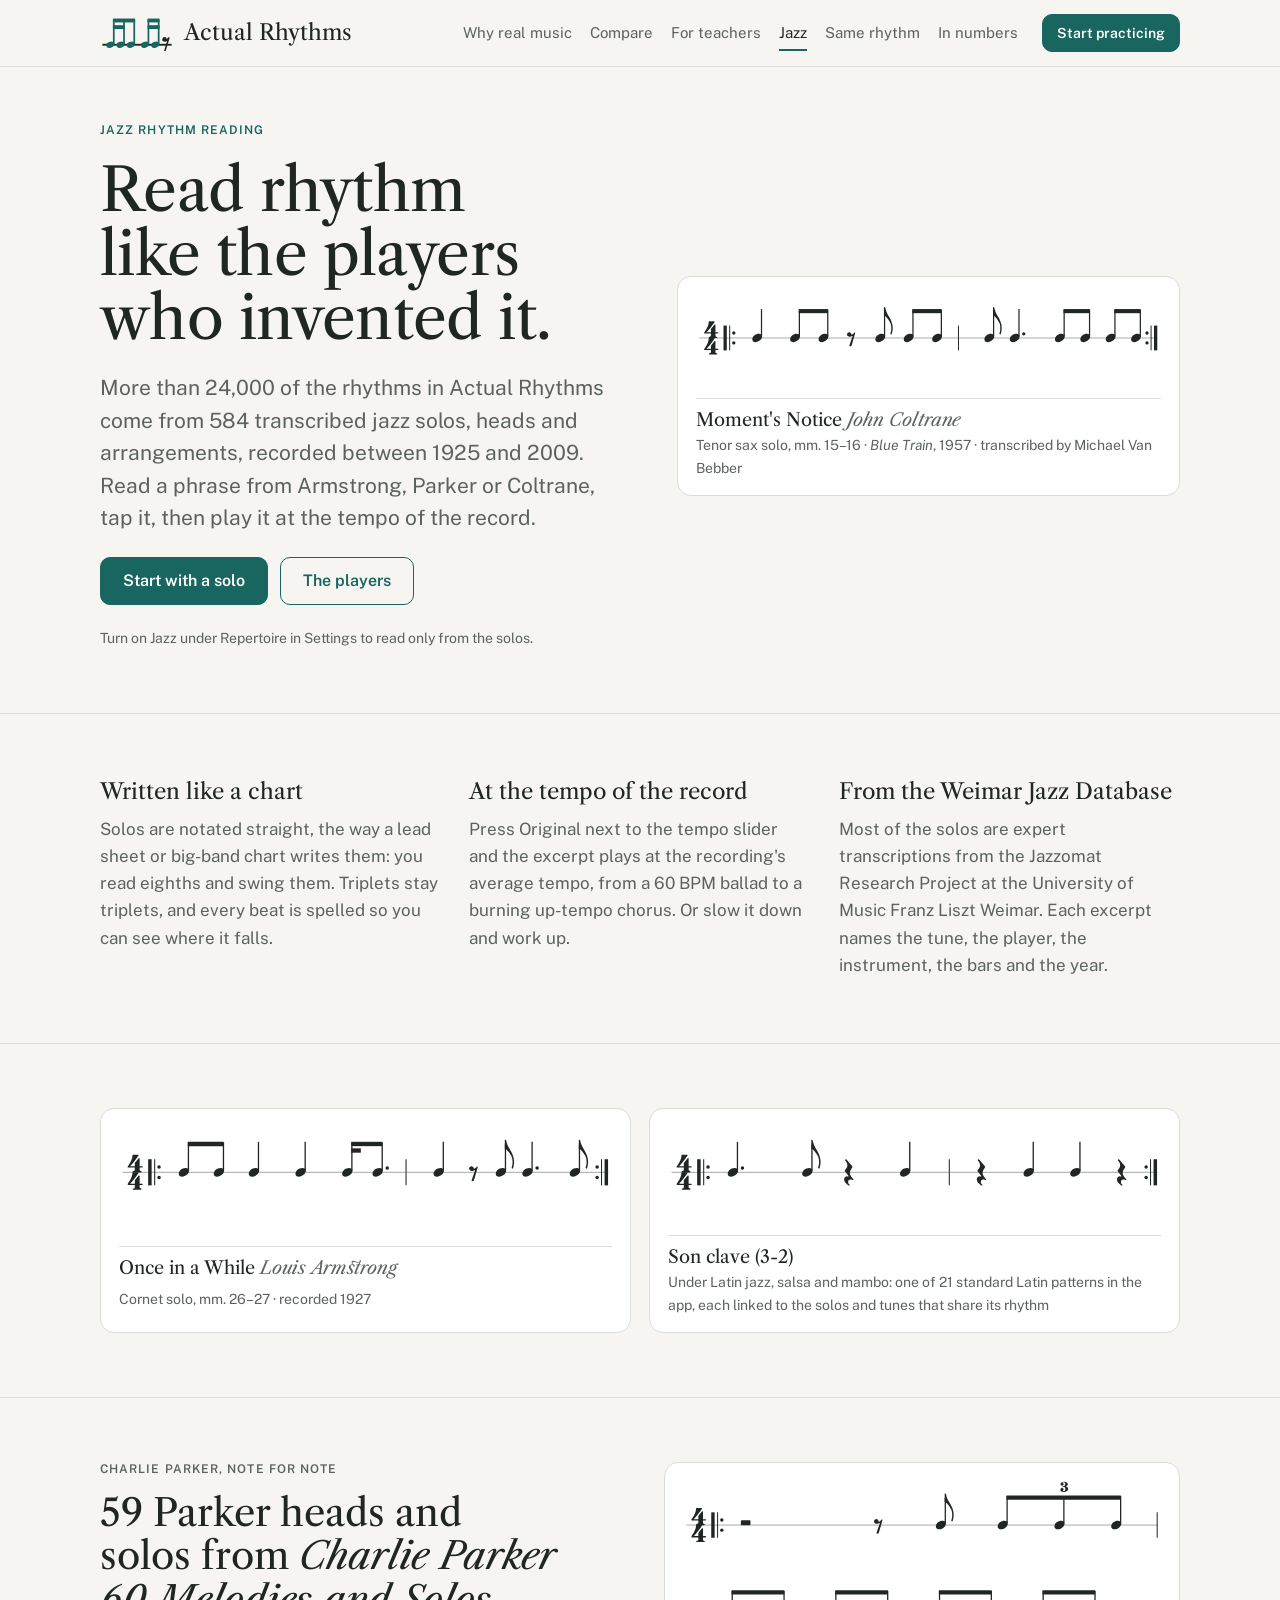
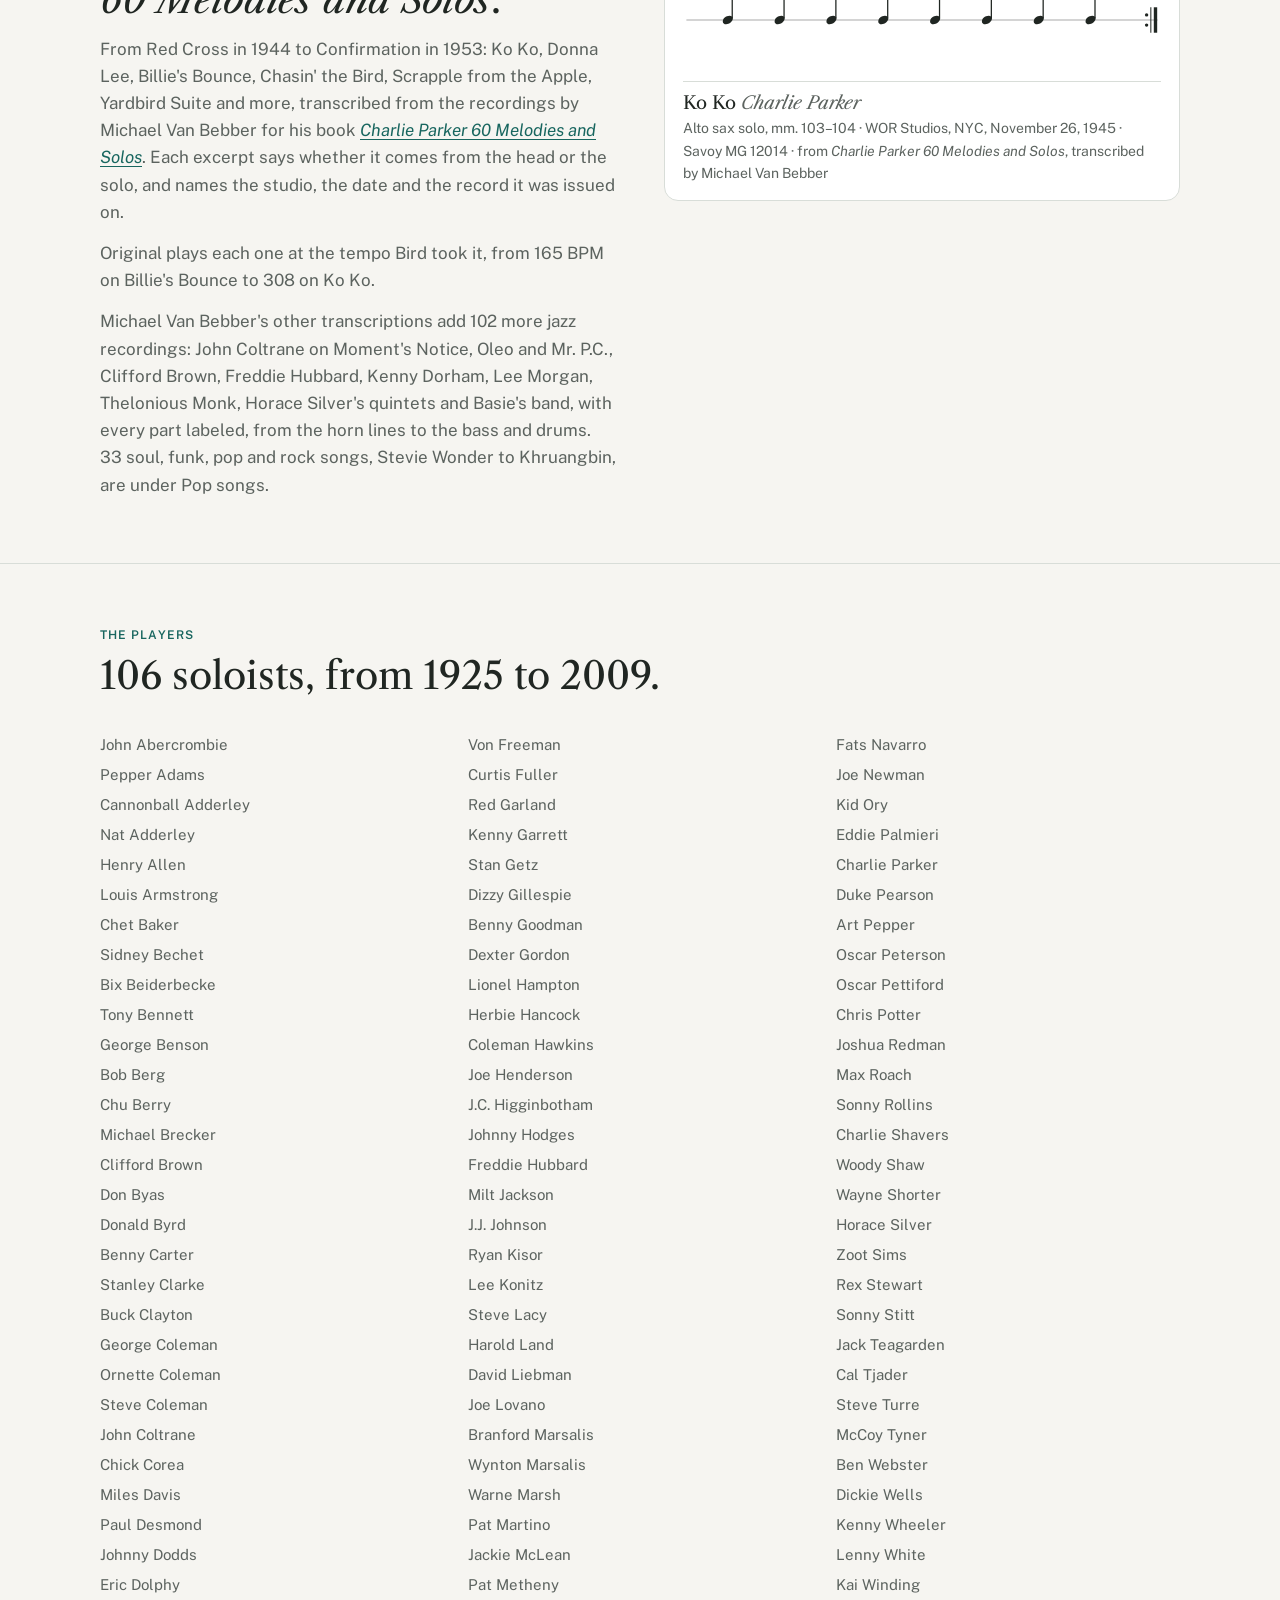
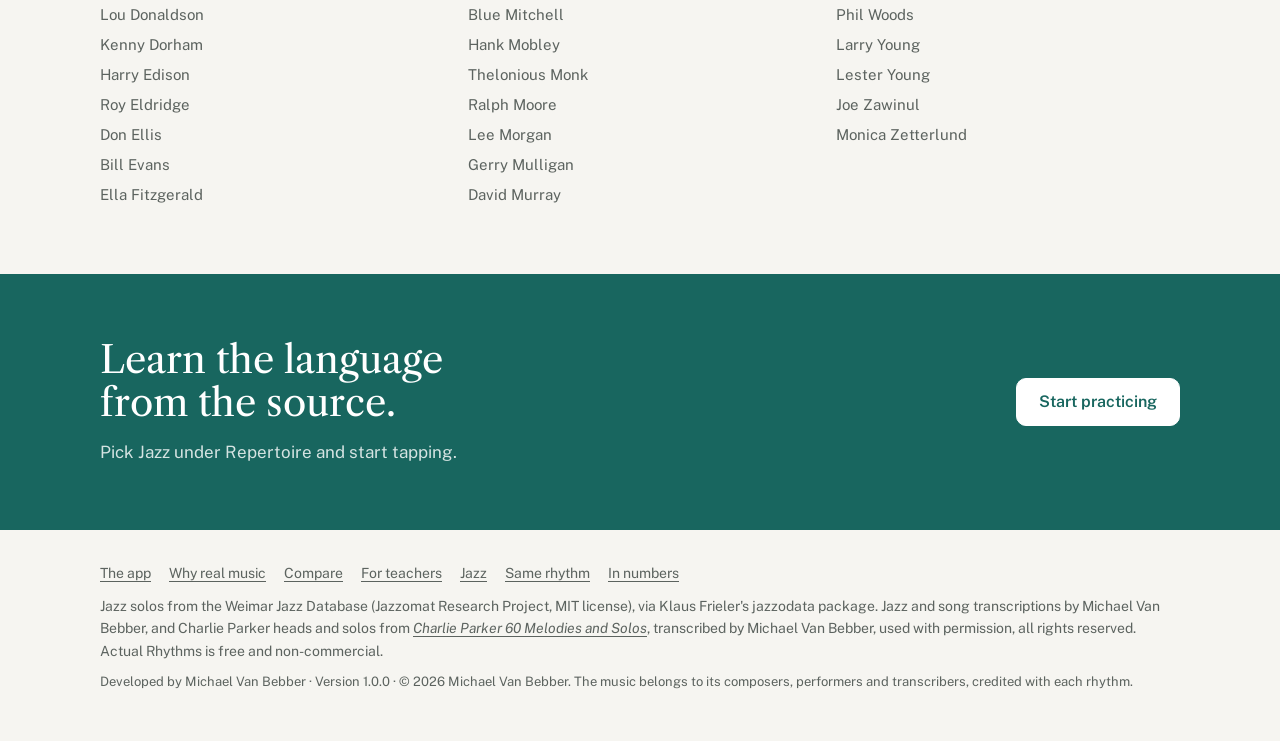
<file: jazz/index.html>
<!doctype html>
<html lang="en">
<head>
<meta charset="utf-8">
<meta name="viewport" content="width=device-width, initial-scale=1, viewport-fit=cover">
<title>Jazz rhythm reading from 584 transcriptions | Actual Rhythms</title>
<meta name="description" content="Read and tap rhythms from 584 transcribed jazz solos, heads and arrangements, Louis Armstrong to Chris Potter, at the tempo of the record. Free.">
<meta property="og:title" content="Read rhythm like the players who invented it">
<meta property="og:description" content="Rhythms from 584 recorded jazz solos, heads and arrangements, 1925 to 2009. Free, in your browser.">
<link rel="canonical" href="https://actualrhythms.com/jazz/">
<meta property="og:type" content="website">
<meta property="og:site_name" content="Actual Rhythms">
<meta property="og:url" content="https://actualrhythms.com/jazz/">
<meta property="og:image" content="https://actualrhythms.com/landing/social/jazz.png">
<meta property="og:image:width" content="1200">
<meta property="og:image:height" content="630">
<meta property="og:image:alt" content="Actual Rhythms for jazz: a John Coltrane excerpt on a one-line staff.">
<meta name="twitter:card" content="summary_large_image">
<meta name="theme-color" content="#F6F5F1">
<link rel="icon" href="/favicon.svg" type="image/svg+xml">
<link rel="apple-touch-icon" href="/icons/apple-touch-icon.png">
<link rel="preconnect" href="https://fonts.googleapis.com">
<link rel="preconnect" href="https://fonts.gstatic.com" crossorigin>
<link rel="stylesheet" href="https://fonts.googleapis.com/css2?family=Libre+Caslon+Text:ital@0;1&family=Public+Sans:wght@400;500;600;700&family=IBM+Plex+Mono:wght@500;600&display=swap">
<link rel="stylesheet" href="/landing/landing.css">
<script type="application/ld+json" id="ld">
{
 "@context": "https://schema.org",
 "@graph": [
  {
   "@type": "WebPage",
   "@id": "https://actualrhythms.com/jazz/#webpage",
   "url": "https://actualrhythms.com/jazz/",
   "name": "Jazz rhythm reading from 584 transcriptions",
   "description": "Read and tap rhythms from 584 transcribed jazz solos, heads and arrangements, Louis Armstrong to Chris Potter, at the tempo of the record. Free.",
   "image": "https://actualrhythms.com/landing/social/jazz.png",
   "inLanguage": "en",
   "isAccessibleForFree": true,
   "isPartOf": {
    "@id": "https://actualrhythms.com/#website"
   },
   "breadcrumb": {
    "@id": "https://actualrhythms.com/jazz/#breadcrumb"
   }
  },
  {
   "@type": "BreadcrumbList",
   "@id": "https://actualrhythms.com/jazz/#breadcrumb",
   "itemListElement": [
    {
     "@type": "ListItem",
     "position": 1,
     "name": "Actual Rhythms",
     "item": "https://actualrhythms.com/"
    },
    {
     "@type": "ListItem",
     "position": 2,
     "name": "Jazz rhythm reading from 584 transcriptions",
     "item": "https://actualrhythms.com/jazz/"
    }
   ]
  }
 ]
}
</script>
</head>
<body>
<header class="site-head">
  <div class="wrap">
    <a class="brand" href="/why/"><img src="/landing/logo.svg" alt="">Actual Rhythms</a>
    <nav class="site-nav" aria-label="Pages">
      <a href="/why/">Why real music</a>
      <a href="/compare/">Compare</a>
      <a href="/teachers/">For teachers</a>
      <a href="/jazz/" aria-current="page">Jazz</a>
      <a href="/same-rhythm/">Same rhythm</a>
      <a href="/numbers/">In numbers</a>
    </nav>
    <a class="btn btn-primary btn-small" href="/">Start practicing</a>
  </div>
</header>

<main>
  <section class="hero">
    <div class="wrap">
      <div class="hero-copy">
        <p class="eyebrow">Jazz rhythm reading</p>
        <h1>Read rhythm like the players who invented it.</h1>
        <p class="lede">More than 24,000 of the rhythms in Actual Rhythms come from 584 transcribed jazz solos, heads and arrangements, recorded between 1925 and 2009. Read a phrase from Armstrong, Parker or Coltrane, tap it, then play it at the tempo of the record.</p>
        <div class="actions">
          <a class="btn btn-primary" href="/">Start with a solo</a>
          <a class="btn btn-quiet" href="#players">The players</a>
        </div>
        <p class="fine">Turn on Jazz under Repertoire in Settings to read only from the solos.</p>
      </div>
      <figure class="excerpt">
        <img src="/landing/img/coltrane-moments-notice.svg" alt="Two bars of 4/4: quarter, two eighths, eighth rest, three eighths; eighth, dotted quarter, four eighths." width="565" height="112">
        <figcaption><span class="src">Moment's Notice <em>John Coltrane</em></span><span class="where">Tenor sax solo, mm. 15–16 · <em>Blue Train</em>, 1957 · transcribed by Michael Van Bebber</span></figcaption>
      </figure>
    </div>
  </section>

  <section>
    <div class="wrap">
      <div class="points">
        <div class="point">
          <h3>Written like a chart</h3>
          <p>Solos are notated straight, the way a lead sheet or big-band chart writes them: you read eighths and swing them. Triplets stay triplets, and every beat is spelled so you can see where it falls.</p>
        </div>
        <div class="point">
          <h3>At the tempo of the record</h3>
          <p>Press Original next to the tempo slider and the excerpt plays at the recording's average tempo, from a 60 BPM ballad to a burning up-tempo chorus. Or slow it down and work up.</p>
        </div>
        <div class="point">
          <h3>From the Weimar Jazz Database</h3>
          <p>Most of the solos are expert transcriptions from the Jazzomat Research Project at the University of Music Franz Liszt Weimar. Each excerpt names the tune, the player, the instrument, the bars and the year.</p>
        </div>
      </div>
    </div>
  </section>

  <section>
    <div class="wrap gallery">
      <figure class="excerpt">
        <img src="/landing/img/armstrong-once-in-a-while.svg" alt="Two bars of 4/4: two eighths, two quarters, sixteenth and dotted eighth; quarter, eighth rest, eighth, dotted quarter, eighth." width="565" height="112">
        <figcaption><span class="src">Once in a While <em>Louis Armstrong</em></span><span class="where">Cornet solo, mm. 26–27 · recorded 1927</span></figcaption>
      </figure>
      <figure class="excerpt">
        <img src="/landing/img/clave.svg" alt="Son clave, 3-2." width="565" height="112">
        <figcaption><span class="src">Son clave (3-2)</span><span class="where">Under Latin jazz, salsa and mambo: one of 21 standard Latin patterns in the app, each linked to the solos and tunes that share its rhythm</span></figcaption>
      </figure>
    </div>
  </section>

  <section id="parker">
    <div class="wrap two-col">
      <div class="prose">
        <p class="eyebrow">Charlie Parker, note for note</p>
        <h2>59 Parker heads and solos from <em>Charlie Parker 60 Melodies and Solos</em>.</h2>
        <p>From Red Cross in 1944 to Confirmation in 1953: Ko Ko, Donna Lee, Billie's Bounce, Chasin' the Bird, Scrapple from the Apple, Yardbird Suite and more, transcribed from the recordings by Michael Van Bebber for his book <a href="https://qpress.ca/product/60-melodies-solos-charlie-parker-omnibook"><em>Charlie Parker 60 Melodies and Solos</em></a>. Each excerpt says whether it comes from the head or the solo, and names the studio, the date and the record it was issued on.</p>
        <p>Original plays each one at the tempo Bird took it, from 165 BPM on Billie's Bounce to 308 on Ko Ko.</p>
        <p>Michael Van Bebber's other transcriptions add 102 more jazz recordings: John Coltrane on Moment's Notice, Oleo and Mr. P.C., Clifford Brown, Freddie Hubbard, Kenny Dorham, Lee Morgan, Thelonious Monk, Horace Silver's quintets and Basie's band, with every part labeled, from the horn lines to the bass and drums. 33 soul, funk, pop and rock songs, Stevie Wonder to Khruangbin, are under Pop songs.</p>
      </div>
      <figure class="excerpt">
        <img src="/landing/img/parker-koko.svg" alt="Two bars of a Charlie Parker solo in 4/4 with a triplet and running eighths." width="565" height="224">
        <figcaption><span class="src">Ko Ko <em>Charlie Parker</em></span><span class="where">Alto sax solo, mm. 103–104 · WOR Studios, NYC, November 26, 1945 · Savoy MG 12014 · from <em>Charlie Parker 60 Melodies and Solos</em>, transcribed by Michael Van Bebber</span></figcaption>
      </figure>
    </div>
  </section>

  <section id="players">
    <div class="wrap">
      <div class="section-head">
        <p class="eyebrow">The players</p>
        <h2>106 soloists, from 1925 to 2009.</h2>
      </div>
      <ul class="players">
          <li>John Abercrombie</li>
          <li>Pepper Adams</li>
          <li>Cannonball Adderley</li>
          <li>Nat Adderley</li>
          <li>Henry Allen</li>
          <li>Louis Armstrong</li>
          <li>Chet Baker</li>
          <li>Sidney Bechet</li>
          <li>Bix Beiderbecke</li>
          <li>Tony Bennett</li>
          <li>George Benson</li>
          <li>Bob Berg</li>
          <li>Chu Berry</li>
          <li>Michael Brecker</li>
          <li>Clifford Brown</li>
          <li>Don Byas</li>
          <li>Donald Byrd</li>
          <li>Benny Carter</li>
          <li>Stanley Clarke</li>
          <li>Buck Clayton</li>
          <li>George Coleman</li>
          <li>Ornette Coleman</li>
          <li>Steve Coleman</li>
          <li>John Coltrane</li>
          <li>Chick Corea</li>
          <li>Miles Davis</li>
          <li>Paul Desmond</li>
          <li>Johnny Dodds</li>
          <li>Eric Dolphy</li>
          <li>Lou Donaldson</li>
          <li>Kenny Dorham</li>
          <li>Harry Edison</li>
          <li>Roy Eldridge</li>
          <li>Don Ellis</li>
          <li>Bill Evans</li>
          <li>Ella Fitzgerald</li>
          <li>Von Freeman</li>
          <li>Curtis Fuller</li>
          <li>Red Garland</li>
          <li>Kenny Garrett</li>
          <li>Stan Getz</li>
          <li>Dizzy Gillespie</li>
          <li>Benny Goodman</li>
          <li>Dexter Gordon</li>
          <li>Lionel Hampton</li>
          <li>Herbie Hancock</li>
          <li>Coleman Hawkins</li>
          <li>Joe Henderson</li>
          <li>J.C. Higginbotham</li>
          <li>Johnny Hodges</li>
          <li>Freddie Hubbard</li>
          <li>Milt Jackson</li>
          <li>J.J. Johnson</li>
          <li>Ryan Kisor</li>
          <li>Lee Konitz</li>
          <li>Steve Lacy</li>
          <li>Harold Land</li>
          <li>David Liebman</li>
          <li>Joe Lovano</li>
          <li>Branford Marsalis</li>
          <li>Wynton Marsalis</li>
          <li>Warne Marsh</li>
          <li>Pat Martino</li>
          <li>Jackie McLean</li>
          <li>Pat Metheny</li>
          <li>Blue Mitchell</li>
          <li>Hank Mobley</li>
          <li>Thelonious Monk</li>
          <li>Ralph Moore</li>
          <li>Lee Morgan</li>
          <li>Gerry Mulligan</li>
          <li>David Murray</li>
          <li>Fats Navarro</li>
          <li>Joe Newman</li>
          <li>Kid Ory</li>
          <li>Eddie Palmieri</li>
          <li>Charlie Parker</li>
          <li>Duke Pearson</li>
          <li>Art Pepper</li>
          <li>Oscar Peterson</li>
          <li>Oscar Pettiford</li>
          <li>Chris Potter</li>
          <li>Joshua Redman</li>
          <li>Max Roach</li>
          <li>Sonny Rollins</li>
          <li>Charlie Shavers</li>
          <li>Woody Shaw</li>
          <li>Wayne Shorter</li>
          <li>Horace Silver</li>
          <li>Zoot Sims</li>
          <li>Rex Stewart</li>
          <li>Sonny Stitt</li>
          <li>Jack Teagarden</li>
          <li>Cal Tjader</li>
          <li>Steve Turre</li>
          <li>McCoy Tyner</li>
          <li>Ben Webster</li>
          <li>Dickie Wells</li>
          <li>Kenny Wheeler</li>
          <li>Lenny White</li>
          <li>Kai Winding</li>
          <li>Phil Woods</li>
          <li>Larry Young</li>
          <li>Lester Young</li>
          <li>Joe Zawinul</li>
          <li>Monica Zetterlund</li>
      </ul>
    </div>
  </section>

  <section class="cta">
    <div class="wrap">
      <div class="prose">
        <h2>Learn the language from the source.</h2>
        <p>Pick Jazz under Repertoire and start tapping.</p>
      </div>
      <a class="btn btn-primary" href="/">Start practicing</a>
    </div>
  </section>
</main>

<footer class="site-foot">
  <div class="wrap">
    <nav aria-label="More pages"><a href="/">The app</a><a href="/why/">Why real music</a><a href="/compare/">Compare</a><a href="/teachers/">For teachers</a><a href="/jazz/">Jazz</a><a href="/same-rhythm/">Same rhythm</a><a href="/numbers/">In numbers</a></nav>
    <p>Jazz solos from the Weimar Jazz Database (Jazzomat Research Project, MIT license), via Klaus Frieler's jazzodata package. Jazz and song transcriptions by Michael Van Bebber, and Charlie Parker heads and solos from <a href="https://qpress.ca/product/60-melodies-solos-charlie-parker-omnibook" target="_blank" rel="noopener"><em>Charlie Parker 60 Melodies and Solos</em></a>, transcribed by Michael Van Bebber, used with permission, all rights reserved. Actual Rhythms is free and non-commercial.</p>
    <p class="made-by">Developed by Michael Van Bebber · Version 1.0.0 · © 2026 Michael Van Bebber. The music belongs to its composers, performers and transcribers, credited with each rhythm.</p>
  </div>
</footer>
</body>
</html>
</file>
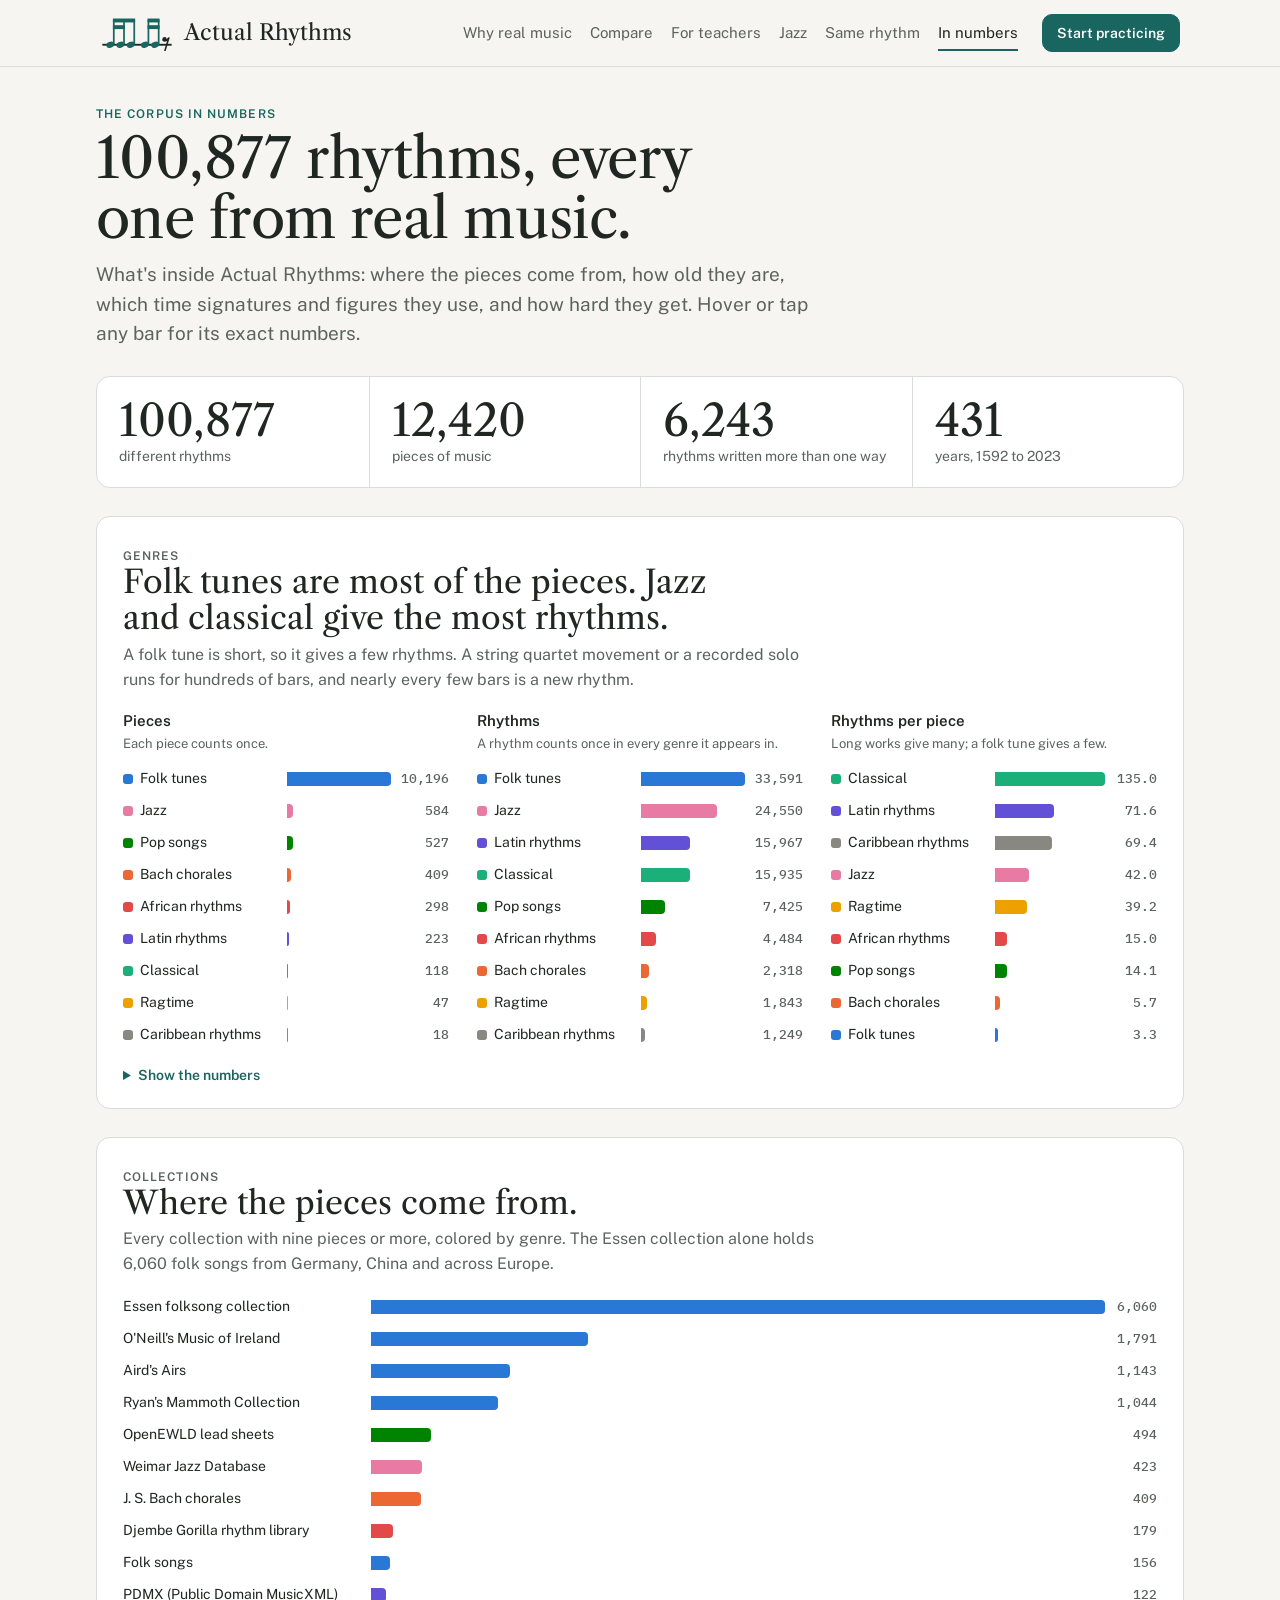
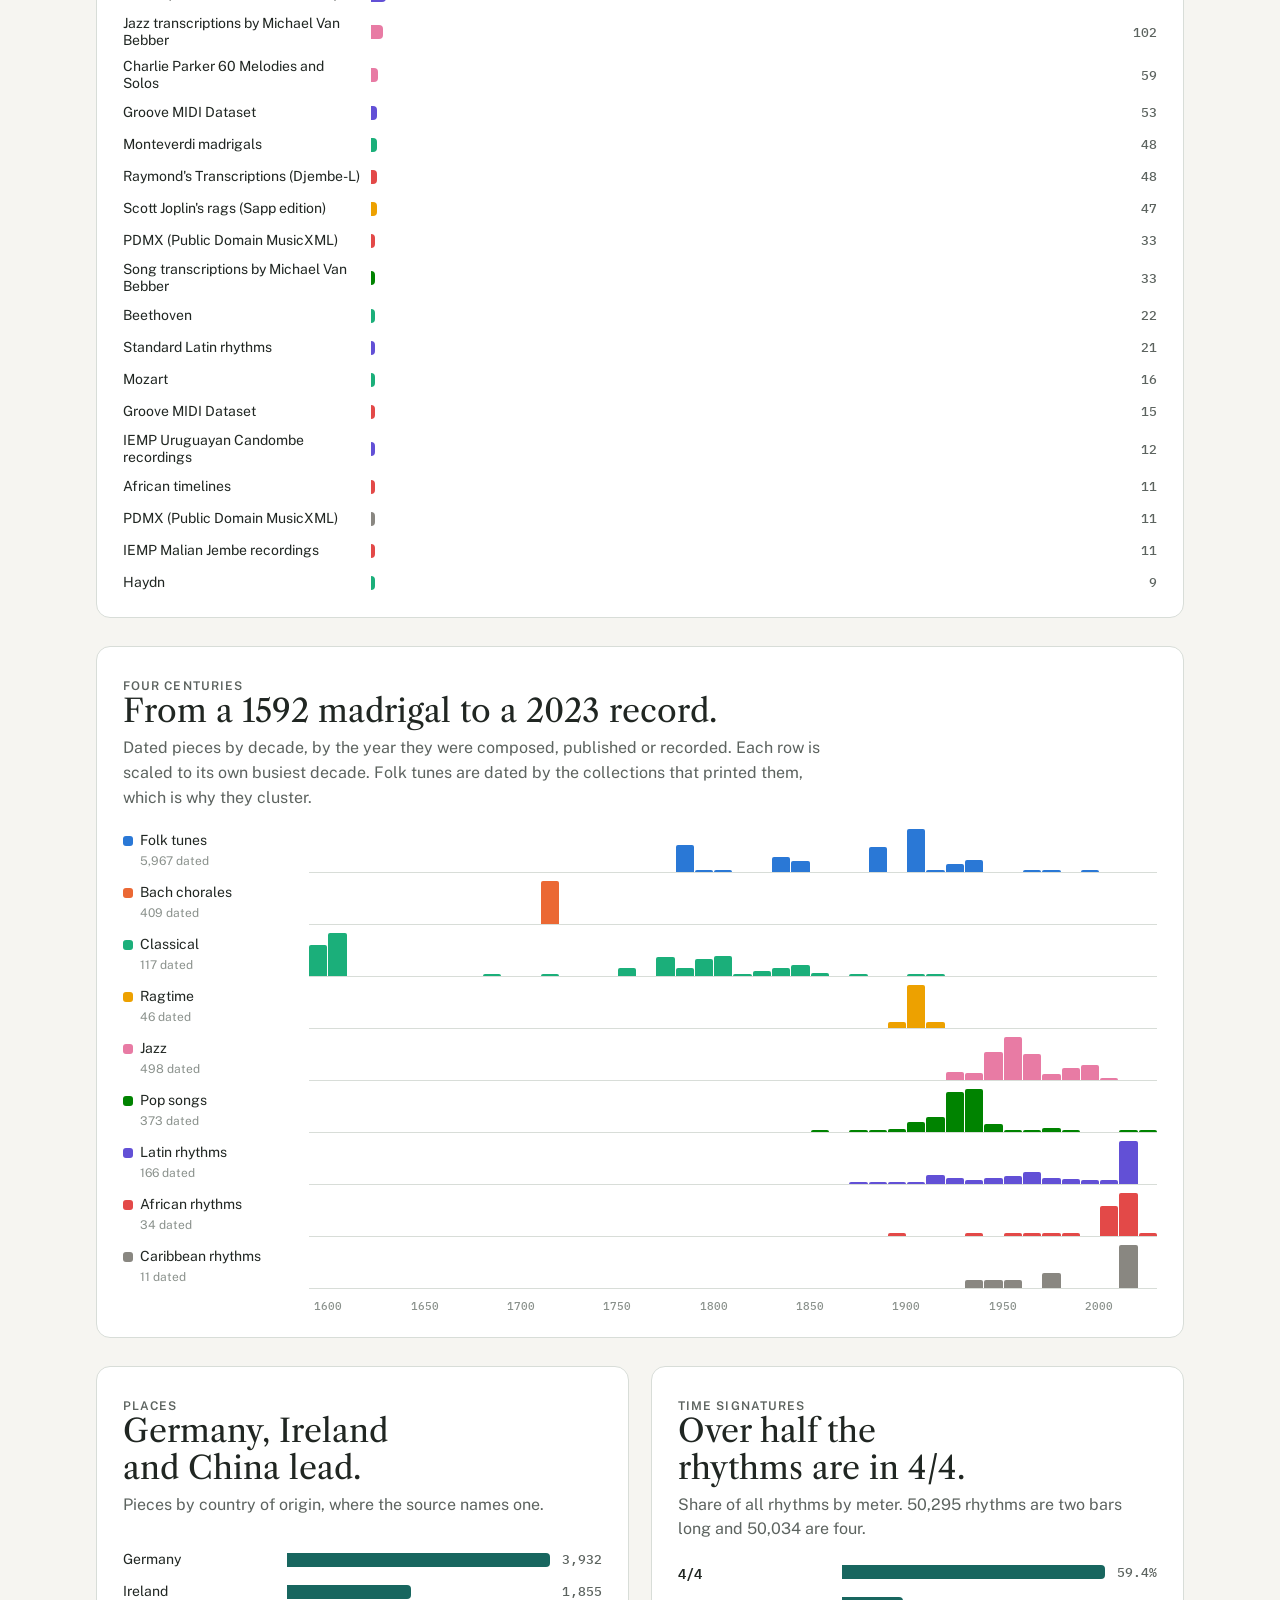
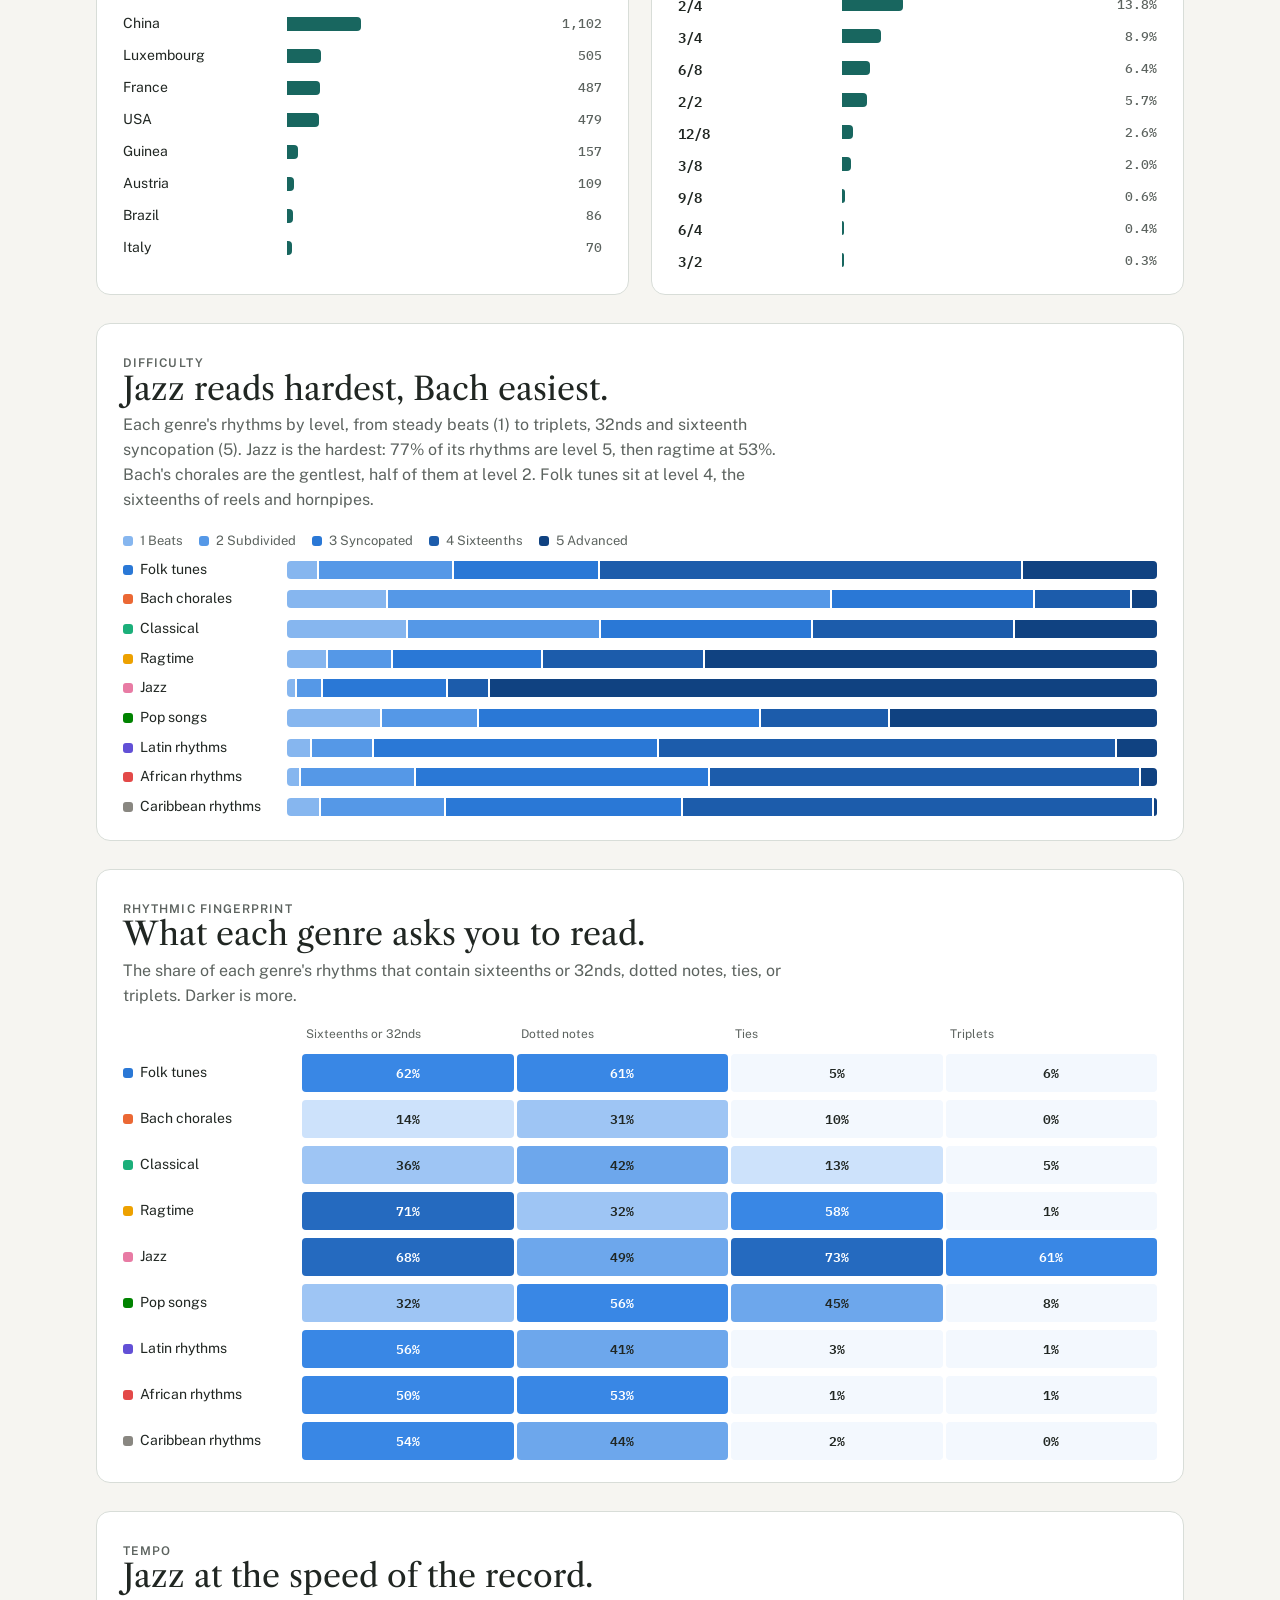
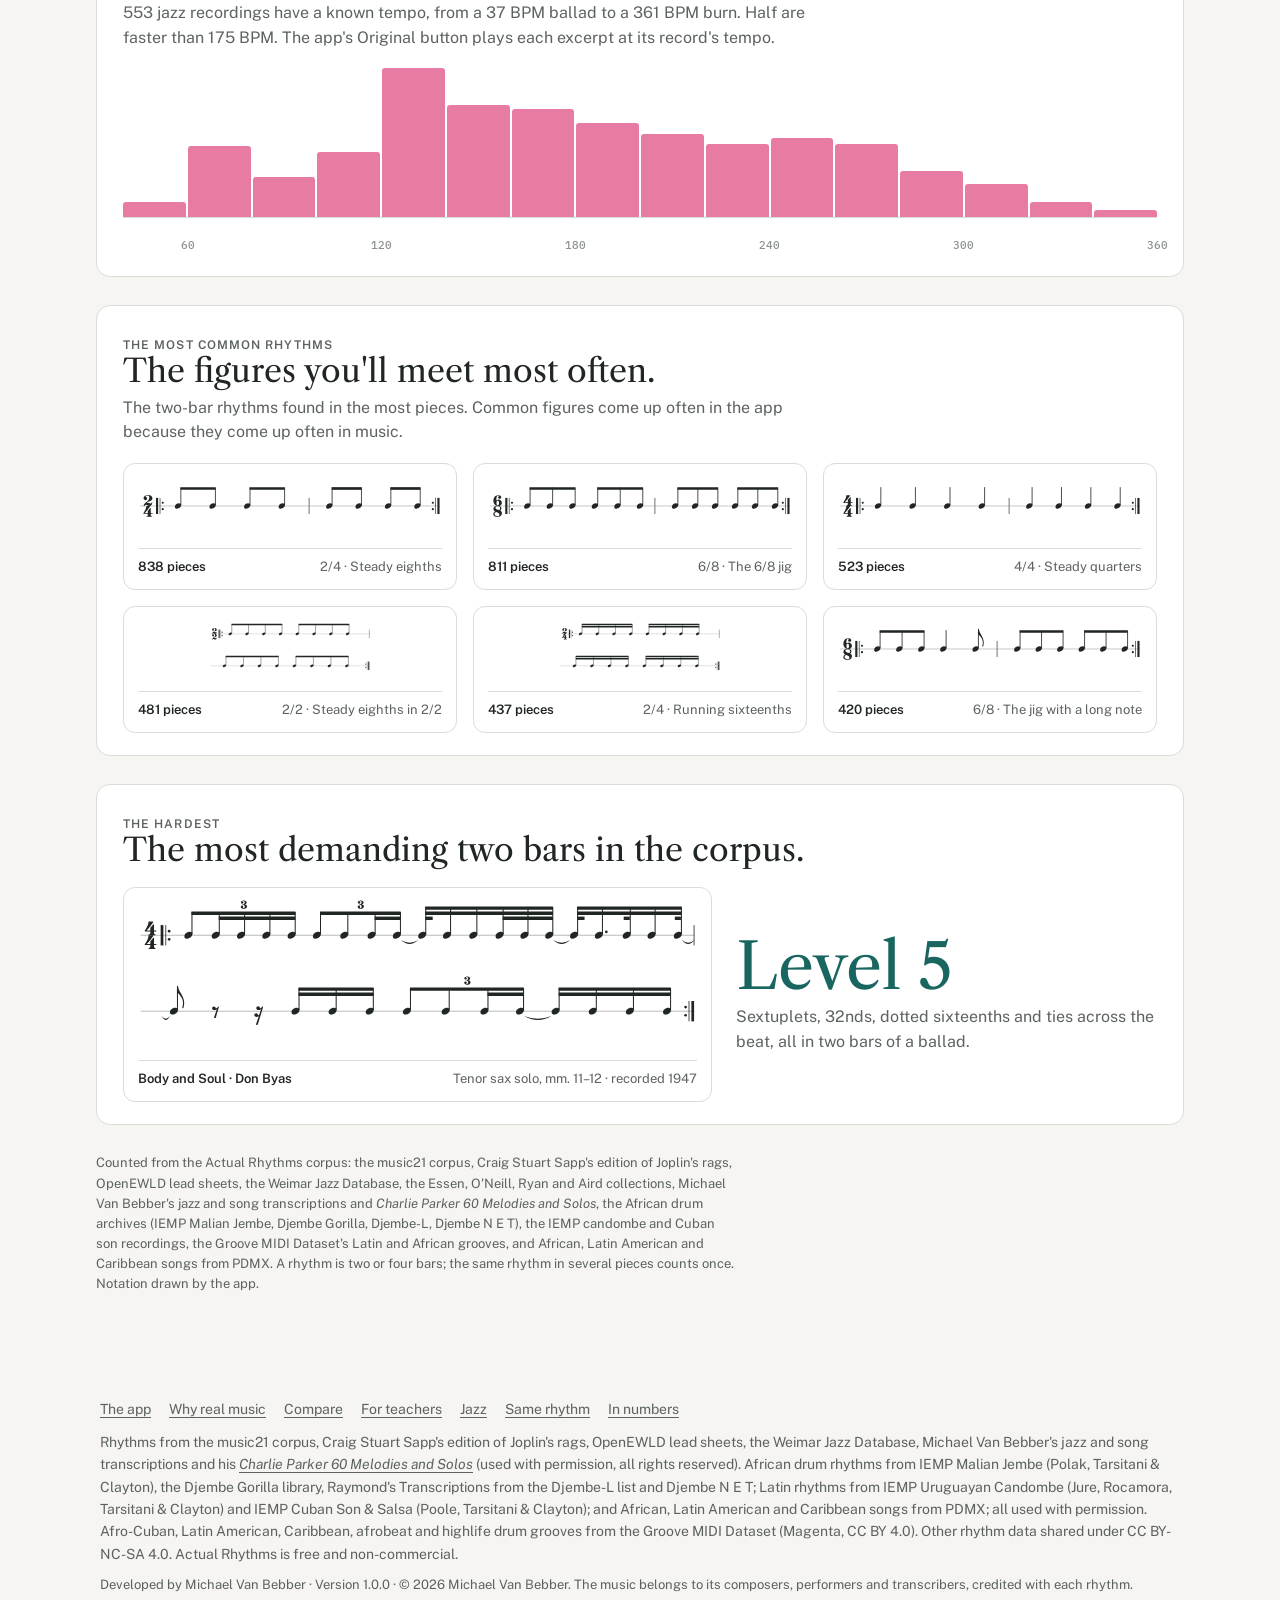
<file: numbers/index.html>
<!doctype html>
<html lang="en">
<head>
<meta charset="utf-8">
<meta name="viewport" content="width=device-width, initial-scale=1, viewport-fit=cover">
<title>Actual Rhythms in numbers: the corpus by genre, era and meter</title>
<meta name="description" content="An infographic of the Actual Rhythms corpus: 100,877 rhythms from 12,420 pieces by genre, collection, country, century, meter and difficulty.">
<meta property="og:title" content="Actual Rhythms in numbers">
<meta property="og:description" content="100,877 rhythms from 12,420 real pieces, by genre, era, meter and difficulty.">
<link rel="canonical" href="https://actualrhythms.com/numbers/">
<meta property="og:type" content="website">
<meta property="og:site_name" content="Actual Rhythms">
<meta property="og:url" content="https://actualrhythms.com/numbers/">
<meta property="og:image" content="https://actualrhythms.com/landing/social/numbers.png">
<meta property="og:image:width" content="1200">
<meta property="og:image:height" content="630">
<meta property="og:image:alt" content="Actual Rhythms in numbers: 100,877 rhythms from 12,420 real pieces, with a bar chart of genres.">
<meta name="twitter:card" content="summary_large_image">
<meta name="theme-color" content="#F6F5F1">
<link rel="icon" href="/favicon.svg" type="image/svg+xml">
<link rel="apple-touch-icon" href="/icons/apple-touch-icon.png">
<link rel="preconnect" href="https://fonts.googleapis.com">
<link rel="preconnect" href="https://fonts.gstatic.com" crossorigin>
<link rel="stylesheet" href="https://fonts.googleapis.com/css2?family=Libre+Caslon+Text:ital@0;1&family=Public+Sans:wght@400;500;600;700&family=IBM+Plex+Mono:wght@500;600&display=swap">
<link rel="stylesheet" href="/landing/landing.css">
<style>
.viz {color-scheme: light;
  --page: #F6F5F1; --surface: #FFFFFF; --ink: #202622; --muted: #5C635F; --faint: #8A918C;
  --teal: #18665F; --teal-pale: #E4F0EB; --border: #D8DDD8; --grid: #ECEDE8;
  --serif: "Libre Caslon Text", "Iowan Old Style", Georgia, serif;
  --sans: "Public Sans", system-ui, -apple-system, "Segoe UI", sans-serif;
  --mono: "IBM Plex Mono", ui-monospace, Menlo, monospace; }
.viz * {box-sizing: border-box; }
.viz {margin: 0; background: var(--page); color: var(--ink); font: 400 16px/1.55 var(--sans); }
.viz .viz-wrap {max-width: 1120px; margin: 0 auto; padding-block: 40px 72px; padding-left: max(16px, env(safe-area-inset-left, 0px)); padding-right: max(16px, env(safe-area-inset-right, 0px)); display: grid; gap: 28px; }
.viz .brand {font: 400 20px/1 var(--serif); color: var(--ink); display: flex; align-items: center; gap: 10px; }
.viz .eyebrow {font: 600 12px/1.2 var(--sans); letter-spacing: .09em; text-transform: uppercase; color: var(--teal); margin: 0 0 8px; }
.viz h1 {font: 400 clamp(34px, 5.5vw, 56px)/1.06 var(--serif); margin: 0; letter-spacing: -.01em; text-wrap: balance; max-width: 18ch; }
.viz h2 {font: 400 clamp(24px, 3vw, 32px)/1.15 var(--serif); margin: 0; text-wrap: balance; }
.viz h3 {font: 600 15px/1.3 var(--sans); margin: 0; }
.viz .lede {color: var(--muted); font-size: clamp(17px, 2vw, 19px); max-width: 62ch; margin: 12px 0 0; }
.viz .tiles {display: grid; grid-template-columns: repeat(4, minmax(0, 1fr)); background: var(--surface); border: 1px solid var(--border); border-radius: 14px; }
.viz .tile {padding: 20px 22px; display: grid; gap: 2px; min-width: 0; }
.viz .tile + .tile {border-left: 1px solid var(--border); }
.viz .tile b {font: 400 clamp(30px, 4vw, 44px)/1.05 var(--serif); }
.viz .tile span {color: var(--muted); font-size: 14px; }
.viz .card {background: var(--surface); border: 1px solid var(--border); border-radius: 14px; padding: 26px 26px 22px; display: grid; gap: 18px; min-width: 0; }
.viz .sec-head p {color: var(--muted); margin: 6px 0 0; max-width: 70ch; }
.viz .grid3 {display: grid; grid-template-columns: repeat(3, minmax(0, 1fr)); gap: 28px; }
.viz .grid2 {display: grid; grid-template-columns: repeat(2, minmax(0, 1fr)); gap: 22px; }
.viz .panel {display: grid; gap: 8px; align-content: start; min-width: 0; }
.viz .panel-note {margin: -4px 0 4px; color: var(--muted); font-size: 13px; }
.viz .sw {display: inline-block; width: 10px; height: 10px; border-radius: 3px; margin-right: 7px; vertical-align: 0; flex: none; }
.viz .hb {display: grid; grid-template-columns: minmax(0, 11em) minmax(0, 1fr) auto; align-items: center; gap: 10px; font-size: 14px; min-height: 24px; border-radius: 6px; outline-offset: 2px; }
.viz .hb-label {overflow: hidden; text-overflow: ellipsis; white-space: nowrap; display: flex; align-items: center; }
.viz .hb-track {height: 14px; display: block; }
.viz .hb-bar {display: block; height: 100%; border-radius: 0 4px 4px 0; }
.viz .hb-val {font: 500 13px/1 var(--mono); color: var(--muted); font-variant-numeric: tabular-nums; min-width: 3.2em; text-align: right; }
.viz .hb:hover .hb-bar, .viz .hb:focus-visible .hb-bar {filter: brightness(.88); }
.viz .meter {font: 600 14px var(--mono); }
.viz .wide-labels .hb {grid-template-columns: minmax(0, 17em) minmax(0, 1fr) auto; }
.viz .wide-labels .hb-label {white-space: normal; line-height: 1.25; }
.viz .tl-row, .viz .tl-axis {display: grid; grid-template-columns: 11em minmax(0, 1fr); gap: 10px; align-items: end; }
.viz .tl-label {font-size: 14px; display: flex; align-items: center; flex-wrap: wrap; padding-bottom: 2px; }
.viz .tl-label small {width: 100%; padding-left: 17px; color: var(--faint); font-size: 12px; }
.viz .tl-cells {display: grid; grid-template-columns: repeat(44, minmax(0, 1fr)); gap: 1px; height: 44px; align-items: end; border-bottom: 1px solid var(--border); }
.viz .tl-c {display: block; height: var(--h); min-height: 0; background: var(--c); border-radius: 2px 2px 0 0; }
.viz .tl-c[data-tip] {min-height: 2px; }
.viz .tl-ticks, .viz .hist-axis {position: relative; height: 18px; font: 500 11px/1 var(--mono); color: var(--faint); }
.viz .tl-ticks span, .viz .hist-axis span {position: absolute; transform: translateX(-50%); top: 4px; }
.viz .legend {display: flex; flex-wrap: wrap; gap: 6px 16px; font-size: 13px; color: var(--muted); }
.viz .legend span {display: inline-flex; align-items: center; }
.viz .st-row {display: grid; grid-template-columns: 11em minmax(0, 1fr); gap: 10px; align-items: center; font-size: 14px; }
.viz .st-label {display: flex; align-items: center; }
.viz .st-bar {display: flex; gap: 2px; height: 18px; }
.viz .st-seg {display: block; min-width: 2px; }
.viz .st-seg:first-child {border-radius: 4px 0 0 4px; }
.viz .st-seg:last-child {border-radius: 0 4px 4px 0; }
.viz .hm-head, .viz .hm-row {display: grid; grid-template-columns: 11em repeat(4, minmax(0, 1fr)); gap: 3px; align-items: stretch; }
.viz .hm-head span {font-size: 12px; color: var(--muted); padding: 0 4px 4px; line-height: 1.25; }
.viz .hm-label {display: flex; align-items: center; font-size: 14px; }
.viz .hm-c {display: grid; place-items: center; height: 38px; border-radius: 4px; font: 600 13px var(--mono); }
.viz .hist {display: grid; grid-template-columns: repeat(16, minmax(0, 1fr)); gap: 2px; height: 150px; align-items: end; border-bottom: 1px solid var(--border); }
.viz .hi-c {display: block; height: var(--h); background: #e87ba4; border-radius: 3px 3px 0 0; min-height: 1px; }
.viz .rhythms {display: grid; grid-template-columns: repeat(3, minmax(0, 1fr)); gap: 16px; }
.viz .rh {margin: 0; border: 1px solid var(--border); border-radius: 12px; padding: 12px 14px; display: grid; gap: 8px; }
.viz .rh-img {height: 64px; display: flex; align-items: center; overflow: hidden; }
.viz .notation {width: 100%; height: auto; max-height: 100%; }
.viz .rh figcaption {display: flex; justify-content: space-between; gap: 8px; font-size: 13px; color: var(--muted); border-top: 1px solid var(--border); padding-top: 8px; flex-wrap: wrap; }
.viz .rh figcaption b {color: var(--ink); font-weight: 600; }
.viz .hardest {display: grid; grid-template-columns: minmax(0, 1.4fr) minmax(0, 1fr); gap: 24px; align-items: center; }
.viz .hardest .rh-img {height: auto; }
.viz .callout {font: 400 22px/1.3 var(--serif); }
.viz .callout em {color: var(--muted); }
.viz .big {font: 400 clamp(40px, 6vw, 64px)/1 var(--serif); color: var(--teal); }
.viz .side {display: grid; gap: 6px; align-content: center; }
.viz .side p {margin: 0; color: var(--muted); }
.viz details {font-size: 14px; }
.viz summary {cursor: pointer; color: var(--teal); font-weight: 600; }
.viz .tbl-wrap {overflow-x: auto; margin-top: 10px; }
.viz table {border-collapse: collapse; width: 100%; min-width: 520px; font-variant-numeric: tabular-nums; }
.viz th, .viz td {text-align: right; padding: 6px 10px; border-bottom: 1px solid var(--grid); }
.viz th:first-child, .viz td:first-child {text-align: left; }
.viz thead th {font-size: 12px; color: var(--muted); font-weight: 600; }
.viz .foot {color: var(--muted); font-size: 13px; max-width: 80ch; }
#tip {position: fixed; z-index: 20; pointer-events: none; background: var(--ink); color: #fff; font: 500 13px/1.35 var(--sans); padding: 7px 10px; border-radius: 8px; max-width: 260px; box-shadow: 0 4px 14px rgba(0,0,0,.18); }
.viz [data-tip] {cursor: default; }
.viz [data-tip]:focus-visible {outline: 2px solid var(--teal); outline-offset: 1px; }
@media (max-width: 860px) {.viz .grid3, .viz .grid2 {grid-template-columns: 1fr; }
.viz .rhythms {grid-template-columns: repeat(2, minmax(0, 1fr)); }
.viz .hardest {grid-template-columns: 1fr; }
.viz .tiles {grid-template-columns: repeat(2, minmax(0, 1fr)); }
.viz .tile:nth-child(3) {border-left: 0; }
.viz .tile:nth-child(n+3) {border-top: 1px solid var(--border); }
 }
@media (max-width: 520px) {.viz .card {padding: 18px 14px; }
.viz .hb, .viz .wide-labels .hb {grid-template-columns: 8.5em minmax(0, 1fr) auto; }
.viz .hb-label {white-space: normal; line-height: 1.25; }
.viz .st-row, .viz .tl-row, .viz .tl-axis {grid-template-columns: 8.5em minmax(0, 1fr); }
.viz .hm-head, .viz .hm-row {grid-template-columns: 7.5em repeat(4, minmax(0, 1fr)); }
.viz .hm-c {font-size: 11px; }
.viz .rhythms {grid-template-columns: 1fr; }
 }

.viz .viz-wrap { padding-block: 40px 72px; }
</style>
<script type="application/ld+json" id="ld">
{
 "@context": "https://schema.org",
 "@graph": [
  {
   "@type": "WebPage",
   "@id": "https://actualrhythms.com/numbers/#webpage",
   "url": "https://actualrhythms.com/numbers/",
   "name": "Actual Rhythms in numbers: the corpus by genre, era and meter",
   "description": "An infographic of the Actual Rhythms corpus: 100,877 rhythms from 12,420 pieces by genre, collection, country, century, meter and difficulty.",
   "image": "https://actualrhythms.com/landing/social/numbers.png",
   "inLanguage": "en",
   "isAccessibleForFree": true,
   "isPartOf": {
    "@id": "https://actualrhythms.com/#website"
   },
   "breadcrumb": {
    "@id": "https://actualrhythms.com/numbers/#breadcrumb"
   }
  },
  {
   "@type": "BreadcrumbList",
   "@id": "https://actualrhythms.com/numbers/#breadcrumb",
   "itemListElement": [
    {
     "@type": "ListItem",
     "position": 1,
     "name": "Actual Rhythms",
     "item": "https://actualrhythms.com/"
    },
    {
     "@type": "ListItem",
     "position": 2,
     "name": "Actual Rhythms in numbers: the corpus by genre, era and meter",
     "item": "https://actualrhythms.com/numbers/"
    }
   ]
  }
 ]
}
</script>
</head>
<body>
<header class="site-head">
  <div class="wrap">
    <a class="brand" href="/why/"><img src="/landing/logo.svg" alt="">Actual Rhythms</a>
    <nav class="site-nav" aria-label="Pages">
      <a href="/why/">Why real music</a>
      <a href="/compare/">Compare</a>
      <a href="/teachers/">For teachers</a>
      <a href="/jazz/">Jazz</a>
      <a href="/same-rhythm/">Same rhythm</a>
      <a href="/numbers/" aria-current="page">In numbers</a>
    </nav>
    <a class="btn btn-primary btn-small" href="/">Start practicing</a>
  </div>
</header>

<main class="viz">
<div class="wrap viz-wrap">

  <div>
    <p class="eyebrow">The corpus in numbers</p>
    <h1>100,877 rhythms, every one from real music.</h1>
    <p class="lede">What's inside Actual Rhythms: where the pieces come from, how old they are, which time signatures and figures they use, and how hard they get. Hover or tap any bar for its exact numbers.</p>
  </div>

  <div class="tiles" role="list">
    <div class="tile" role="listitem"><b>100,877</b><span>different rhythms</span></div>
    <div class="tile" role="listitem"><b>12,420</b><span>pieces of music</span></div>
    <div class="tile" role="listitem"><b>6,243</b><span>rhythms written more than one way</span></div>
    <div class="tile" role="listitem"><b>431</b><span>years, 1592 to 2023</span></div>
  </div>

  <div class="card">
    <div class="sec-head"><p class="eyebrow">Genres</p><h2>Folk tunes are most of the pieces. Jazz and classical give the most rhythms.</h2>
      <p>A folk tune is short, so it gives a few rhythms. A string quartet movement or a recorded solo runs for hundreds of bars, and nearly every few bars is a new rhythm.</p></div>
    <div class="grid3"><div class="panel"><h3>Pieces</h3><p class="panel-note">Each piece counts once.</p>
<div class="hb" data-tip="Folk tunes: 10,196 pieces" tabindex="0">
  <span class="hb-label"><i class="sw" style="background:#2a78d6"></i>Folk tunes</span>
  <span class="hb-track"><span class="hb-bar" style="width:100.00%;background:#2a78d6"></span></span>
  <span class="hb-val">10,196</span>
</div>
<div class="hb" data-tip="Jazz: 584 pieces" tabindex="0">
  <span class="hb-label"><i class="sw" style="background:#e87ba4"></i>Jazz</span>
  <span class="hb-track"><span class="hb-bar" style="width:5.73%;background:#e87ba4"></span></span>
  <span class="hb-val">584</span>
</div>
<div class="hb" data-tip="Pop songs: 527 pieces" tabindex="0">
  <span class="hb-label"><i class="sw" style="background:#008300"></i>Pop songs</span>
  <span class="hb-track"><span class="hb-bar" style="width:5.17%;background:#008300"></span></span>
  <span class="hb-val">527</span>
</div>
<div class="hb" data-tip="Bach chorales: 409 pieces" tabindex="0">
  <span class="hb-label"><i class="sw" style="background:#eb6834"></i>Bach chorales</span>
  <span class="hb-track"><span class="hb-bar" style="width:4.01%;background:#eb6834"></span></span>
  <span class="hb-val">409</span>
</div>
<div class="hb" data-tip="African rhythms: 298 pieces" tabindex="0">
  <span class="hb-label"><i class="sw" style="background:#e34948"></i>African rhythms</span>
  <span class="hb-track"><span class="hb-bar" style="width:2.92%;background:#e34948"></span></span>
  <span class="hb-val">298</span>
</div>
<div class="hb" data-tip="Latin rhythms: 223 pieces" tabindex="0">
  <span class="hb-label"><i class="sw" style="background:#6250d6"></i>Latin rhythms</span>
  <span class="hb-track"><span class="hb-bar" style="width:2.19%;background:#6250d6"></span></span>
  <span class="hb-val">223</span>
</div>
<div class="hb" data-tip="Classical: 118 pieces" tabindex="0">
  <span class="hb-label"><i class="sw" style="background:#1baf7a"></i>Classical</span>
  <span class="hb-track"><span class="hb-bar" style="width:1.16%;background:#1baf7a"></span></span>
  <span class="hb-val">118</span>
</div>
<div class="hb" data-tip="Ragtime: 47 pieces" tabindex="0">
  <span class="hb-label"><i class="sw" style="background:#eda100"></i>Ragtime</span>
  <span class="hb-track"><span class="hb-bar" style="width:0.60%;background:#eda100"></span></span>
  <span class="hb-val">47</span>
</div>
<div class="hb" data-tip="Caribbean rhythms: 18 pieces" tabindex="0">
  <span class="hb-label"><i class="sw" style="background:#898781"></i>Caribbean rhythms</span>
  <span class="hb-track"><span class="hb-bar" style="width:0.60%;background:#898781"></span></span>
  <span class="hb-val">18</span>
</div></div><div class="panel"><h3>Rhythms</h3><p class="panel-note">A rhythm counts once in every genre it appears in.</p>
<div class="hb" data-tip="Folk tunes: 33,591 rhythms" tabindex="0">
  <span class="hb-label"><i class="sw" style="background:#2a78d6"></i>Folk tunes</span>
  <span class="hb-track"><span class="hb-bar" style="width:100.00%;background:#2a78d6"></span></span>
  <span class="hb-val">33,591</span>
</div>
<div class="hb" data-tip="Jazz: 24,550 rhythms" tabindex="0">
  <span class="hb-label"><i class="sw" style="background:#e87ba4"></i>Jazz</span>
  <span class="hb-track"><span class="hb-bar" style="width:73.09%;background:#e87ba4"></span></span>
  <span class="hb-val">24,550</span>
</div>
<div class="hb" data-tip="Latin rhythms: 15,967 rhythms" tabindex="0">
  <span class="hb-label"><i class="sw" style="background:#6250d6"></i>Latin rhythms</span>
  <span class="hb-track"><span class="hb-bar" style="width:47.53%;background:#6250d6"></span></span>
  <span class="hb-val">15,967</span>
</div>
<div class="hb" data-tip="Classical: 15,935 rhythms" tabindex="0">
  <span class="hb-label"><i class="sw" style="background:#1baf7a"></i>Classical</span>
  <span class="hb-track"><span class="hb-bar" style="width:47.44%;background:#1baf7a"></span></span>
  <span class="hb-val">15,935</span>
</div>
<div class="hb" data-tip="Pop songs: 7,425 rhythms" tabindex="0">
  <span class="hb-label"><i class="sw" style="background:#008300"></i>Pop songs</span>
  <span class="hb-track"><span class="hb-bar" style="width:22.10%;background:#008300"></span></span>
  <span class="hb-val">7,425</span>
</div>
<div class="hb" data-tip="African rhythms: 4,484 rhythms" tabindex="0">
  <span class="hb-label"><i class="sw" style="background:#e34948"></i>African rhythms</span>
  <span class="hb-track"><span class="hb-bar" style="width:13.35%;background:#e34948"></span></span>
  <span class="hb-val">4,484</span>
</div>
<div class="hb" data-tip="Bach chorales: 2,318 rhythms" tabindex="0">
  <span class="hb-label"><i class="sw" style="background:#eb6834"></i>Bach chorales</span>
  <span class="hb-track"><span class="hb-bar" style="width:6.90%;background:#eb6834"></span></span>
  <span class="hb-val">2,318</span>
</div>
<div class="hb" data-tip="Ragtime: 1,843 rhythms" tabindex="0">
  <span class="hb-label"><i class="sw" style="background:#eda100"></i>Ragtime</span>
  <span class="hb-track"><span class="hb-bar" style="width:5.49%;background:#eda100"></span></span>
  <span class="hb-val">1,843</span>
</div>
<div class="hb" data-tip="Caribbean rhythms: 1,249 rhythms" tabindex="0">
  <span class="hb-label"><i class="sw" style="background:#898781"></i>Caribbean rhythms</span>
  <span class="hb-track"><span class="hb-bar" style="width:3.72%;background:#898781"></span></span>
  <span class="hb-val">1,249</span>
</div></div><div class="panel"><h3>Rhythms per piece</h3><p class="panel-note">Long works give many; a folk tune gives a few.</p>
<div class="hb" data-tip="Classical: 135.0 rhythms per piece" tabindex="0">
  <span class="hb-label"><i class="sw" style="background:#1baf7a"></i>Classical</span>
  <span class="hb-track"><span class="hb-bar" style="width:100.00%;background:#1baf7a"></span></span>
  <span class="hb-val">135.0</span>
</div>
<div class="hb" data-tip="Latin rhythms: 71.6 rhythms per piece" tabindex="0">
  <span class="hb-label"><i class="sw" style="background:#6250d6"></i>Latin rhythms</span>
  <span class="hb-track"><span class="hb-bar" style="width:53.02%;background:#6250d6"></span></span>
  <span class="hb-val">71.6</span>
</div>
<div class="hb" data-tip="Caribbean rhythms: 69.4 rhythms per piece" tabindex="0">
  <span class="hb-label"><i class="sw" style="background:#898781"></i>Caribbean rhythms</span>
  <span class="hb-track"><span class="hb-bar" style="width:51.38%;background:#898781"></span></span>
  <span class="hb-val">69.4</span>
</div>
<div class="hb" data-tip="Jazz: 42.0 rhythms per piece" tabindex="0">
  <span class="hb-label"><i class="sw" style="background:#e87ba4"></i>Jazz</span>
  <span class="hb-track"><span class="hb-bar" style="width:31.13%;background:#e87ba4"></span></span>
  <span class="hb-val">42.0</span>
</div>
<div class="hb" data-tip="Ragtime: 39.2 rhythms per piece" tabindex="0">
  <span class="hb-label"><i class="sw" style="background:#eda100"></i>Ragtime</span>
  <span class="hb-track"><span class="hb-bar" style="width:29.04%;background:#eda100"></span></span>
  <span class="hb-val">39.2</span>
</div>
<div class="hb" data-tip="African rhythms: 15.0 rhythms per piece" tabindex="0">
  <span class="hb-label"><i class="sw" style="background:#e34948"></i>African rhythms</span>
  <span class="hb-track"><span class="hb-bar" style="width:11.14%;background:#e34948"></span></span>
  <span class="hb-val">15.0</span>
</div>
<div class="hb" data-tip="Pop songs: 14.1 rhythms per piece" tabindex="0">
  <span class="hb-label"><i class="sw" style="background:#008300"></i>Pop songs</span>
  <span class="hb-track"><span class="hb-bar" style="width:10.43%;background:#008300"></span></span>
  <span class="hb-val">14.1</span>
</div>
<div class="hb" data-tip="Bach chorales: 5.7 rhythms per piece" tabindex="0">
  <span class="hb-label"><i class="sw" style="background:#eb6834"></i>Bach chorales</span>
  <span class="hb-track"><span class="hb-bar" style="width:4.20%;background:#eb6834"></span></span>
  <span class="hb-val">5.7</span>
</div>
<div class="hb" data-tip="Folk tunes: 3.3 rhythms per piece" tabindex="0">
  <span class="hb-label"><i class="sw" style="background:#2a78d6"></i>Folk tunes</span>
  <span class="hb-track"><span class="hb-bar" style="width:2.44%;background:#2a78d6"></span></span>
  <span class="hb-val">3.3</span>
</div></div></div>
    <details><summary>Show the numbers</summary><div class="tbl-wrap"><table><thead><tr><th>Genre</th><th>Pieces</th><th>Rhythms</th><th>Rhythms per piece</th></tr></thead><tbody>
<tr><td>Folk tunes</td><td>10,196</td><td>33,591</td><td>3.3</td></tr><tr><td>Bach chorales</td><td>409</td><td>2,318</td><td>5.7</td></tr><tr><td>Classical</td><td>118</td><td>15,935</td><td>135.0</td></tr><tr><td>Ragtime</td><td>47</td><td>1,843</td><td>39.2</td></tr><tr><td>Jazz</td><td>584</td><td>24,550</td><td>42.0</td></tr><tr><td>Pop songs</td><td>527</td><td>7,425</td><td>14.1</td></tr><tr><td>Latin rhythms</td><td>223</td><td>15,967</td><td>71.6</td></tr><tr><td>African rhythms</td><td>298</td><td>4,484</td><td>15.0</td></tr><tr><td>Caribbean rhythms</td><td>18</td><td>1,249</td><td>69.4</td></tr>
    </tbody></table></div></details>
  </div>

  <div class="card">
    <div class="sec-head"><p class="eyebrow">Collections</p><h2>Where the pieces come from.</h2>
      <p>Every collection with nine pieces or more, colored by genre. The Essen collection alone holds 6,060 folk songs from Germany, China and across Europe.</p></div>
    <div class="panel wide-labels"><div class="hb" data-tip="Essen folksong collection (Folk tunes): 6,060 pieces" tabindex="0">
  <span class="hb-label">Essen folksong collection</span>
  <span class="hb-track"><span class="hb-bar" style="width:100.00%;background:#2a78d6"></span></span>
  <span class="hb-val">6,060</span>
</div>
<div class="hb" data-tip="O&#x27;Neill&#x27;s Music of Ireland (Folk tunes): 1,791 pieces" tabindex="0">
  <span class="hb-label">O&#x27;Neill&#x27;s Music of Ireland</span>
  <span class="hb-track"><span class="hb-bar" style="width:29.55%;background:#2a78d6"></span></span>
  <span class="hb-val">1,791</span>
</div>
<div class="hb" data-tip="Aird&#x27;s Airs (Folk tunes): 1,143 pieces" tabindex="0">
  <span class="hb-label">Aird&#x27;s Airs</span>
  <span class="hb-track"><span class="hb-bar" style="width:18.86%;background:#2a78d6"></span></span>
  <span class="hb-val">1,143</span>
</div>
<div class="hb" data-tip="Ryan&#x27;s Mammoth Collection (Folk tunes): 1,044 pieces" tabindex="0">
  <span class="hb-label">Ryan&#x27;s Mammoth Collection</span>
  <span class="hb-track"><span class="hb-bar" style="width:17.23%;background:#2a78d6"></span></span>
  <span class="hb-val">1,044</span>
</div>
<div class="hb" data-tip="OpenEWLD lead sheets (Pop songs): 494 pieces" tabindex="0">
  <span class="hb-label">OpenEWLD lead sheets</span>
  <span class="hb-track"><span class="hb-bar" style="width:8.15%;background:#008300"></span></span>
  <span class="hb-val">494</span>
</div>
<div class="hb" data-tip="Weimar Jazz Database (Jazz): 423 pieces" tabindex="0">
  <span class="hb-label">Weimar Jazz Database</span>
  <span class="hb-track"><span class="hb-bar" style="width:6.98%;background:#e87ba4"></span></span>
  <span class="hb-val">423</span>
</div>
<div class="hb" data-tip="J. S. Bach chorales (Bach chorales): 409 pieces" tabindex="0">
  <span class="hb-label">J. S. Bach chorales</span>
  <span class="hb-track"><span class="hb-bar" style="width:6.75%;background:#eb6834"></span></span>
  <span class="hb-val">409</span>
</div>
<div class="hb" data-tip="Djembe Gorilla rhythm library (African rhythms): 179 pieces" tabindex="0">
  <span class="hb-label">Djembe Gorilla rhythm library</span>
  <span class="hb-track"><span class="hb-bar" style="width:2.95%;background:#e34948"></span></span>
  <span class="hb-val">179</span>
</div>
<div class="hb" data-tip="Folk songs (Folk tunes): 156 pieces" tabindex="0">
  <span class="hb-label">Folk songs</span>
  <span class="hb-track"><span class="hb-bar" style="width:2.57%;background:#2a78d6"></span></span>
  <span class="hb-val">156</span>
</div>
<div class="hb" data-tip="PDMX (Public Domain MusicXML) (Latin rhythms): 122 pieces" tabindex="0">
  <span class="hb-label">PDMX (Public Domain MusicXML)</span>
  <span class="hb-track"><span class="hb-bar" style="width:2.01%;background:#6250d6"></span></span>
  <span class="hb-val">122</span>
</div>
<div class="hb" data-tip="Jazz transcriptions by Michael Van Bebber (Jazz): 102 pieces" tabindex="0">
  <span class="hb-label">Jazz transcriptions by Michael Van Bebber</span>
  <span class="hb-track"><span class="hb-bar" style="width:1.68%;background:#e87ba4"></span></span>
  <span class="hb-val">102</span>
</div>
<div class="hb" data-tip="Charlie Parker 60 Melodies and Solos (Jazz): 59 pieces" tabindex="0">
  <span class="hb-label">Charlie Parker 60 Melodies and Solos</span>
  <span class="hb-track"><span class="hb-bar" style="width:0.97%;background:#e87ba4"></span></span>
  <span class="hb-val">59</span>
</div>
<div class="hb" data-tip="Groove MIDI Dataset (Latin rhythms): 53 pieces" tabindex="0">
  <span class="hb-label">Groove MIDI Dataset</span>
  <span class="hb-track"><span class="hb-bar" style="width:0.87%;background:#6250d6"></span></span>
  <span class="hb-val">53</span>
</div>
<div class="hb" data-tip="Monteverdi madrigals (Classical): 48 pieces" tabindex="0">
  <span class="hb-label">Monteverdi madrigals</span>
  <span class="hb-track"><span class="hb-bar" style="width:0.79%;background:#1baf7a"></span></span>
  <span class="hb-val">48</span>
</div>
<div class="hb" data-tip="Raymond&#x27;s Transcriptions (Djembe-L) (African rhythms): 48 pieces" tabindex="0">
  <span class="hb-label">Raymond&#x27;s Transcriptions (Djembe-L)</span>
  <span class="hb-track"><span class="hb-bar" style="width:0.79%;background:#e34948"></span></span>
  <span class="hb-val">48</span>
</div>
<div class="hb" data-tip="Scott Joplin&#x27;s rags (Sapp edition) (Ragtime): 47 pieces" tabindex="0">
  <span class="hb-label">Scott Joplin&#x27;s rags (Sapp edition)</span>
  <span class="hb-track"><span class="hb-bar" style="width:0.78%;background:#eda100"></span></span>
  <span class="hb-val">47</span>
</div>
<div class="hb" data-tip="PDMX (Public Domain MusicXML) (African rhythms): 33 pieces" tabindex="0">
  <span class="hb-label">PDMX (Public Domain MusicXML)</span>
  <span class="hb-track"><span class="hb-bar" style="width:0.60%;background:#e34948"></span></span>
  <span class="hb-val">33</span>
</div>
<div class="hb" data-tip="Song transcriptions by Michael Van Bebber (Pop songs): 33 pieces" tabindex="0">
  <span class="hb-label">Song transcriptions by Michael Van Bebber</span>
  <span class="hb-track"><span class="hb-bar" style="width:0.60%;background:#008300"></span></span>
  <span class="hb-val">33</span>
</div>
<div class="hb" data-tip="Beethoven (Classical): 22 pieces" tabindex="0">
  <span class="hb-label">Beethoven</span>
  <span class="hb-track"><span class="hb-bar" style="width:0.60%;background:#1baf7a"></span></span>
  <span class="hb-val">22</span>
</div>
<div class="hb" data-tip="Standard Latin rhythms (Latin rhythms): 21 pieces" tabindex="0">
  <span class="hb-label">Standard Latin rhythms</span>
  <span class="hb-track"><span class="hb-bar" style="width:0.60%;background:#6250d6"></span></span>
  <span class="hb-val">21</span>
</div>
<div class="hb" data-tip="Mozart (Classical): 16 pieces" tabindex="0">
  <span class="hb-label">Mozart</span>
  <span class="hb-track"><span class="hb-bar" style="width:0.60%;background:#1baf7a"></span></span>
  <span class="hb-val">16</span>
</div>
<div class="hb" data-tip="Groove MIDI Dataset (African rhythms): 15 pieces" tabindex="0">
  <span class="hb-label">Groove MIDI Dataset</span>
  <span class="hb-track"><span class="hb-bar" style="width:0.60%;background:#e34948"></span></span>
  <span class="hb-val">15</span>
</div>
<div class="hb" data-tip="IEMP Uruguayan Candombe recordings (Latin rhythms): 12 pieces" tabindex="0">
  <span class="hb-label">IEMP Uruguayan Candombe recordings</span>
  <span class="hb-track"><span class="hb-bar" style="width:0.60%;background:#6250d6"></span></span>
  <span class="hb-val">12</span>
</div>
<div class="hb" data-tip="African timelines (African rhythms): 11 pieces" tabindex="0">
  <span class="hb-label">African timelines</span>
  <span class="hb-track"><span class="hb-bar" style="width:0.60%;background:#e34948"></span></span>
  <span class="hb-val">11</span>
</div>
<div class="hb" data-tip="PDMX (Public Domain MusicXML) (Caribbean rhythms): 11 pieces" tabindex="0">
  <span class="hb-label">PDMX (Public Domain MusicXML)</span>
  <span class="hb-track"><span class="hb-bar" style="width:0.60%;background:#898781"></span></span>
  <span class="hb-val">11</span>
</div>
<div class="hb" data-tip="IEMP Malian Jembe recordings (African rhythms): 11 pieces" tabindex="0">
  <span class="hb-label">IEMP Malian Jembe recordings</span>
  <span class="hb-track"><span class="hb-bar" style="width:0.60%;background:#e34948"></span></span>
  <span class="hb-val">11</span>
</div>
<div class="hb" data-tip="Haydn (Classical): 9 pieces" tabindex="0">
  <span class="hb-label">Haydn</span>
  <span class="hb-track"><span class="hb-bar" style="width:0.60%;background:#1baf7a"></span></span>
  <span class="hb-val">9</span>
</div></div>
  </div>

  <div class="card">
    <div class="sec-head"><p class="eyebrow">Four centuries</p><h2>From a 1592 madrigal to a 2023 record.</h2>
      <p>Dated pieces by decade, by the year they were composed, published or recorded. Each row is scaled to its own busiest decade. Folk tunes are dated by the collections that printed them, which is why they cluster.</p></div>
    <div class="panel"><div class="tl-row"><span class="tl-label"><i class="sw" style="background:#2a78d6"></i>Folk tunes<small>5,967 dated</small></span><span class="tl-cells"><span class="tl-c" style="--h:0.0%;--c:#2a78d6" ></span><span class="tl-c" style="--h:0.0%;--c:#2a78d6" ></span><span class="tl-c" style="--h:0.0%;--c:#2a78d6" ></span><span class="tl-c" style="--h:0.0%;--c:#2a78d6" ></span><span class="tl-c" style="--h:0.0%;--c:#2a78d6" ></span><span class="tl-c" style="--h:0.0%;--c:#2a78d6" ></span><span class="tl-c" style="--h:0.0%;--c:#2a78d6" ></span><span class="tl-c" style="--h:0.0%;--c:#2a78d6" ></span><span class="tl-c" style="--h:0.0%;--c:#2a78d6" ></span><span class="tl-c" style="--h:0.0%;--c:#2a78d6" ></span><span class="tl-c" style="--h:0.0%;--c:#2a78d6" ></span><span class="tl-c" style="--h:0.0%;--c:#2a78d6" ></span><span class="tl-c" style="--h:0.0%;--c:#2a78d6" ></span><span class="tl-c" style="--h:0.0%;--c:#2a78d6" ></span><span class="tl-c" style="--h:0.0%;--c:#2a78d6" ></span><span class="tl-c" style="--h:0.0%;--c:#2a78d6" ></span><span class="tl-c" style="--h:0.0%;--c:#2a78d6" ></span><span class="tl-c" style="--h:0.0%;--c:#2a78d6" ></span><span class="tl-c" style="--h:0.0%;--c:#2a78d6" ></span><span class="tl-c" style="--h:62.7%;--c:#2a78d6" data-tip="Folk tunes, 1780s: 1,145 pieces" tabindex="0"></span><span class="tl-c" style="--h:0.1%;--c:#2a78d6" data-tip="Folk tunes, 1790s: 1 piece" tabindex="0"></span><span class="tl-c" style="--h:0.1%;--c:#2a78d6" data-tip="Folk tunes, 1800s: 1 piece" tabindex="0"></span><span class="tl-c" style="--h:0.0%;--c:#2a78d6" ></span><span class="tl-c" style="--h:0.0%;--c:#2a78d6" ></span><span class="tl-c" style="--h:32.9%;--c:#2a78d6" data-tip="Folk tunes, 1830s: 601 pieces" tabindex="0"></span><span class="tl-c" style="--h:23.9%;--c:#2a78d6" data-tip="Folk tunes, 1840s: 437 pieces" tabindex="0"></span><span class="tl-c" style="--h:0.0%;--c:#2a78d6" ></span><span class="tl-c" style="--h:0.0%;--c:#2a78d6" ></span><span class="tl-c" style="--h:0.0%;--c:#2a78d6" ></span><span class="tl-c" style="--h:57.1%;--c:#2a78d6" data-tip="Folk tunes, 1880s: 1,044 pieces" tabindex="0"></span><span class="tl-c" style="--h:0.0%;--c:#2a78d6" ></span><span class="tl-c" style="--h:100.0%;--c:#2a78d6" data-tip="Folk tunes, 1900s: 1,827 pieces" tabindex="0"></span><span class="tl-c" style="--h:0.1%;--c:#2a78d6" data-tip="Folk tunes, 1910s: 1 piece" tabindex="0"></span><span class="tl-c" style="--h:17.0%;--c:#2a78d6" data-tip="Folk tunes, 1920s: 310 pieces" tabindex="0"></span><span class="tl-c" style="--h:25.9%;--c:#2a78d6" data-tip="Folk tunes, 1930s: 474 pieces" tabindex="0"></span><span class="tl-c" style="--h:0.0%;--c:#2a78d6" ></span><span class="tl-c" style="--h:0.0%;--c:#2a78d6" ></span><span class="tl-c" style="--h:4.8%;--c:#2a78d6" data-tip="Folk tunes, 1960s: 88 pieces" tabindex="0"></span><span class="tl-c" style="--h:1.6%;--c:#2a78d6" data-tip="Folk tunes, 1970s: 30 pieces" tabindex="0"></span><span class="tl-c" style="--h:0.0%;--c:#2a78d6" ></span><span class="tl-c" style="--h:0.4%;--c:#2a78d6" data-tip="Folk tunes, 1990s: 8 pieces" tabindex="0"></span><span class="tl-c" style="--h:0.0%;--c:#2a78d6" ></span><span class="tl-c" style="--h:0.0%;--c:#2a78d6" ></span><span class="tl-c" style="--h:0.0%;--c:#2a78d6" ></span></span></div>
<div class="tl-row"><span class="tl-label"><i class="sw" style="background:#eb6834"></i>Bach chorales<small>409 dated</small></span><span class="tl-cells"><span class="tl-c" style="--h:0.0%;--c:#eb6834" ></span><span class="tl-c" style="--h:0.0%;--c:#eb6834" ></span><span class="tl-c" style="--h:0.0%;--c:#eb6834" ></span><span class="tl-c" style="--h:0.0%;--c:#eb6834" ></span><span class="tl-c" style="--h:0.0%;--c:#eb6834" ></span><span class="tl-c" style="--h:0.0%;--c:#eb6834" ></span><span class="tl-c" style="--h:0.0%;--c:#eb6834" ></span><span class="tl-c" style="--h:0.0%;--c:#eb6834" ></span><span class="tl-c" style="--h:0.0%;--c:#eb6834" ></span><span class="tl-c" style="--h:0.0%;--c:#eb6834" ></span><span class="tl-c" style="--h:0.0%;--c:#eb6834" ></span><span class="tl-c" style="--h:0.0%;--c:#eb6834" ></span><span class="tl-c" style="--h:100.0%;--c:#eb6834" data-tip="Bach chorales, 1710s: 409 pieces" tabindex="0"></span><span class="tl-c" style="--h:0.0%;--c:#eb6834" ></span><span class="tl-c" style="--h:0.0%;--c:#eb6834" ></span><span class="tl-c" style="--h:0.0%;--c:#eb6834" ></span><span class="tl-c" style="--h:0.0%;--c:#eb6834" ></span><span class="tl-c" style="--h:0.0%;--c:#eb6834" ></span><span class="tl-c" style="--h:0.0%;--c:#eb6834" ></span><span class="tl-c" style="--h:0.0%;--c:#eb6834" ></span><span class="tl-c" style="--h:0.0%;--c:#eb6834" ></span><span class="tl-c" style="--h:0.0%;--c:#eb6834" ></span><span class="tl-c" style="--h:0.0%;--c:#eb6834" ></span><span class="tl-c" style="--h:0.0%;--c:#eb6834" ></span><span class="tl-c" style="--h:0.0%;--c:#eb6834" ></span><span class="tl-c" style="--h:0.0%;--c:#eb6834" ></span><span class="tl-c" style="--h:0.0%;--c:#eb6834" ></span><span class="tl-c" style="--h:0.0%;--c:#eb6834" ></span><span class="tl-c" style="--h:0.0%;--c:#eb6834" ></span><span class="tl-c" style="--h:0.0%;--c:#eb6834" ></span><span class="tl-c" style="--h:0.0%;--c:#eb6834" ></span><span class="tl-c" style="--h:0.0%;--c:#eb6834" ></span><span class="tl-c" style="--h:0.0%;--c:#eb6834" ></span><span class="tl-c" style="--h:0.0%;--c:#eb6834" ></span><span class="tl-c" style="--h:0.0%;--c:#eb6834" ></span><span class="tl-c" style="--h:0.0%;--c:#eb6834" ></span><span class="tl-c" style="--h:0.0%;--c:#eb6834" ></span><span class="tl-c" style="--h:0.0%;--c:#eb6834" ></span><span class="tl-c" style="--h:0.0%;--c:#eb6834" ></span><span class="tl-c" style="--h:0.0%;--c:#eb6834" ></span><span class="tl-c" style="--h:0.0%;--c:#eb6834" ></span><span class="tl-c" style="--h:0.0%;--c:#eb6834" ></span><span class="tl-c" style="--h:0.0%;--c:#eb6834" ></span><span class="tl-c" style="--h:0.0%;--c:#eb6834" ></span></span></div>
<div class="tl-row"><span class="tl-label"><i class="sw" style="background:#1baf7a"></i>Classical<small>117 dated</small></span><span class="tl-cells"><span class="tl-c" style="--h:71.4%;--c:#1baf7a" data-tip="Classical, 1590s: 20 pieces" tabindex="0"></span><span class="tl-c" style="--h:100.0%;--c:#1baf7a" data-tip="Classical, 1600s: 28 pieces" tabindex="0"></span><span class="tl-c" style="--h:0.0%;--c:#1baf7a" ></span><span class="tl-c" style="--h:0.0%;--c:#1baf7a" ></span><span class="tl-c" style="--h:0.0%;--c:#1baf7a" ></span><span class="tl-c" style="--h:0.0%;--c:#1baf7a" ></span><span class="tl-c" style="--h:0.0%;--c:#1baf7a" ></span><span class="tl-c" style="--h:0.0%;--c:#1baf7a" ></span><span class="tl-c" style="--h:0.0%;--c:#1baf7a" ></span><span class="tl-c" style="--h:3.6%;--c:#1baf7a" data-tip="Classical, 1680s: 1 piece" tabindex="0"></span><span class="tl-c" style="--h:0.0%;--c:#1baf7a" ></span><span class="tl-c" style="--h:0.0%;--c:#1baf7a" ></span><span class="tl-c" style="--h:3.6%;--c:#1baf7a" data-tip="Classical, 1710s: 1 piece" tabindex="0"></span><span class="tl-c" style="--h:0.0%;--c:#1baf7a" ></span><span class="tl-c" style="--h:0.0%;--c:#1baf7a" ></span><span class="tl-c" style="--h:0.0%;--c:#1baf7a" ></span><span class="tl-c" style="--h:17.9%;--c:#1baf7a" data-tip="Classical, 1750s: 5 pieces" tabindex="0"></span><span class="tl-c" style="--h:0.0%;--c:#1baf7a" ></span><span class="tl-c" style="--h:42.9%;--c:#1baf7a" data-tip="Classical, 1770s: 12 pieces" tabindex="0"></span><span class="tl-c" style="--h:17.9%;--c:#1baf7a" data-tip="Classical, 1780s: 5 pieces" tabindex="0"></span><span class="tl-c" style="--h:39.3%;--c:#1baf7a" data-tip="Classical, 1790s: 11 pieces" tabindex="0"></span><span class="tl-c" style="--h:46.4%;--c:#1baf7a" data-tip="Classical, 1800s: 13 pieces" tabindex="0"></span><span class="tl-c" style="--h:3.6%;--c:#1baf7a" data-tip="Classical, 1810s: 1 piece" tabindex="0"></span><span class="tl-c" style="--h:10.7%;--c:#1baf7a" data-tip="Classical, 1820s: 3 pieces" tabindex="0"></span><span class="tl-c" style="--h:17.9%;--c:#1baf7a" data-tip="Classical, 1830s: 5 pieces" tabindex="0"></span><span class="tl-c" style="--h:25.0%;--c:#1baf7a" data-tip="Classical, 1840s: 7 pieces" tabindex="0"></span><span class="tl-c" style="--h:7.1%;--c:#1baf7a" data-tip="Classical, 1850s: 2 pieces" tabindex="0"></span><span class="tl-c" style="--h:0.0%;--c:#1baf7a" ></span><span class="tl-c" style="--h:3.6%;--c:#1baf7a" data-tip="Classical, 1870s: 1 piece" tabindex="0"></span><span class="tl-c" style="--h:0.0%;--c:#1baf7a" ></span><span class="tl-c" style="--h:0.0%;--c:#1baf7a" ></span><span class="tl-c" style="--h:3.6%;--c:#1baf7a" data-tip="Classical, 1900s: 1 piece" tabindex="0"></span><span class="tl-c" style="--h:3.6%;--c:#1baf7a" data-tip="Classical, 1910s: 1 piece" tabindex="0"></span><span class="tl-c" style="--h:0.0%;--c:#1baf7a" ></span><span class="tl-c" style="--h:0.0%;--c:#1baf7a" ></span><span class="tl-c" style="--h:0.0%;--c:#1baf7a" ></span><span class="tl-c" style="--h:0.0%;--c:#1baf7a" ></span><span class="tl-c" style="--h:0.0%;--c:#1baf7a" ></span><span class="tl-c" style="--h:0.0%;--c:#1baf7a" ></span><span class="tl-c" style="--h:0.0%;--c:#1baf7a" ></span><span class="tl-c" style="--h:0.0%;--c:#1baf7a" ></span><span class="tl-c" style="--h:0.0%;--c:#1baf7a" ></span><span class="tl-c" style="--h:0.0%;--c:#1baf7a" ></span><span class="tl-c" style="--h:0.0%;--c:#1baf7a" ></span></span></div>
<div class="tl-row"><span class="tl-label"><i class="sw" style="background:#eda100"></i>Ragtime<small>46 dated</small></span><span class="tl-cells"><span class="tl-c" style="--h:0.0%;--c:#eda100" ></span><span class="tl-c" style="--h:0.0%;--c:#eda100" ></span><span class="tl-c" style="--h:0.0%;--c:#eda100" ></span><span class="tl-c" style="--h:0.0%;--c:#eda100" ></span><span class="tl-c" style="--h:0.0%;--c:#eda100" ></span><span class="tl-c" style="--h:0.0%;--c:#eda100" ></span><span class="tl-c" style="--h:0.0%;--c:#eda100" ></span><span class="tl-c" style="--h:0.0%;--c:#eda100" ></span><span class="tl-c" style="--h:0.0%;--c:#eda100" ></span><span class="tl-c" style="--h:0.0%;--c:#eda100" ></span><span class="tl-c" style="--h:0.0%;--c:#eda100" ></span><span class="tl-c" style="--h:0.0%;--c:#eda100" ></span><span class="tl-c" style="--h:0.0%;--c:#eda100" ></span><span class="tl-c" style="--h:0.0%;--c:#eda100" ></span><span class="tl-c" style="--h:0.0%;--c:#eda100" ></span><span class="tl-c" style="--h:0.0%;--c:#eda100" ></span><span class="tl-c" style="--h:0.0%;--c:#eda100" ></span><span class="tl-c" style="--h:0.0%;--c:#eda100" ></span><span class="tl-c" style="--h:0.0%;--c:#eda100" ></span><span class="tl-c" style="--h:0.0%;--c:#eda100" ></span><span class="tl-c" style="--h:0.0%;--c:#eda100" ></span><span class="tl-c" style="--h:0.0%;--c:#eda100" ></span><span class="tl-c" style="--h:0.0%;--c:#eda100" ></span><span class="tl-c" style="--h:0.0%;--c:#eda100" ></span><span class="tl-c" style="--h:0.0%;--c:#eda100" ></span><span class="tl-c" style="--h:0.0%;--c:#eda100" ></span><span class="tl-c" style="--h:0.0%;--c:#eda100" ></span><span class="tl-c" style="--h:0.0%;--c:#eda100" ></span><span class="tl-c" style="--h:0.0%;--c:#eda100" ></span><span class="tl-c" style="--h:0.0%;--c:#eda100" ></span><span class="tl-c" style="--h:13.9%;--c:#eda100" data-tip="Ragtime, 1890s: 5 pieces" tabindex="0"></span><span class="tl-c" style="--h:100.0%;--c:#eda100" data-tip="Ragtime, 1900s: 36 pieces" tabindex="0"></span><span class="tl-c" style="--h:13.9%;--c:#eda100" data-tip="Ragtime, 1910s: 5 pieces" tabindex="0"></span><span class="tl-c" style="--h:0.0%;--c:#eda100" ></span><span class="tl-c" style="--h:0.0%;--c:#eda100" ></span><span class="tl-c" style="--h:0.0%;--c:#eda100" ></span><span class="tl-c" style="--h:0.0%;--c:#eda100" ></span><span class="tl-c" style="--h:0.0%;--c:#eda100" ></span><span class="tl-c" style="--h:0.0%;--c:#eda100" ></span><span class="tl-c" style="--h:0.0%;--c:#eda100" ></span><span class="tl-c" style="--h:0.0%;--c:#eda100" ></span><span class="tl-c" style="--h:0.0%;--c:#eda100" ></span><span class="tl-c" style="--h:0.0%;--c:#eda100" ></span><span class="tl-c" style="--h:0.0%;--c:#eda100" ></span></span></div>
<div class="tl-row"><span class="tl-label"><i class="sw" style="background:#e87ba4"></i>Jazz<small>498 dated</small></span><span class="tl-cells"><span class="tl-c" style="--h:0.0%;--c:#e87ba4" ></span><span class="tl-c" style="--h:0.0%;--c:#e87ba4" ></span><span class="tl-c" style="--h:0.0%;--c:#e87ba4" ></span><span class="tl-c" style="--h:0.0%;--c:#e87ba4" ></span><span class="tl-c" style="--h:0.0%;--c:#e87ba4" ></span><span class="tl-c" style="--h:0.0%;--c:#e87ba4" ></span><span class="tl-c" style="--h:0.0%;--c:#e87ba4" ></span><span class="tl-c" style="--h:0.0%;--c:#e87ba4" ></span><span class="tl-c" style="--h:0.0%;--c:#e87ba4" ></span><span class="tl-c" style="--h:0.0%;--c:#e87ba4" ></span><span class="tl-c" style="--h:0.0%;--c:#e87ba4" ></span><span class="tl-c" style="--h:0.0%;--c:#e87ba4" ></span><span class="tl-c" style="--h:0.0%;--c:#e87ba4" ></span><span class="tl-c" style="--h:0.0%;--c:#e87ba4" ></span><span class="tl-c" style="--h:0.0%;--c:#e87ba4" ></span><span class="tl-c" style="--h:0.0%;--c:#e87ba4" ></span><span class="tl-c" style="--h:0.0%;--c:#e87ba4" ></span><span class="tl-c" style="--h:0.0%;--c:#e87ba4" ></span><span class="tl-c" style="--h:0.0%;--c:#e87ba4" ></span><span class="tl-c" style="--h:0.0%;--c:#e87ba4" ></span><span class="tl-c" style="--h:0.0%;--c:#e87ba4" ></span><span class="tl-c" style="--h:0.0%;--c:#e87ba4" ></span><span class="tl-c" style="--h:0.0%;--c:#e87ba4" ></span><span class="tl-c" style="--h:0.0%;--c:#e87ba4" ></span><span class="tl-c" style="--h:0.0%;--c:#e87ba4" ></span><span class="tl-c" style="--h:0.0%;--c:#e87ba4" ></span><span class="tl-c" style="--h:0.0%;--c:#e87ba4" ></span><span class="tl-c" style="--h:0.0%;--c:#e87ba4" ></span><span class="tl-c" style="--h:0.0%;--c:#e87ba4" ></span><span class="tl-c" style="--h:0.0%;--c:#e87ba4" ></span><span class="tl-c" style="--h:0.0%;--c:#e87ba4" ></span><span class="tl-c" style="--h:0.0%;--c:#e87ba4" ></span><span class="tl-c" style="--h:0.0%;--c:#e87ba4" ></span><span class="tl-c" style="--h:16.6%;--c:#e87ba4" data-tip="Jazz, 1920s: 25 pieces" tabindex="0"></span><span class="tl-c" style="--h:14.6%;--c:#e87ba4" data-tip="Jazz, 1930s: 22 pieces" tabindex="0"></span><span class="tl-c" style="--h:64.9%;--c:#e87ba4" data-tip="Jazz, 1940s: 98 pieces" tabindex="0"></span><span class="tl-c" style="--h:100.0%;--c:#e87ba4" data-tip="Jazz, 1950s: 151 pieces" tabindex="0"></span><span class="tl-c" style="--h:58.9%;--c:#e87ba4" data-tip="Jazz, 1960s: 89 pieces" tabindex="0"></span><span class="tl-c" style="--h:13.2%;--c:#e87ba4" data-tip="Jazz, 1970s: 20 pieces" tabindex="0"></span><span class="tl-c" style="--h:25.8%;--c:#e87ba4" data-tip="Jazz, 1980s: 39 pieces" tabindex="0"></span><span class="tl-c" style="--h:33.1%;--c:#e87ba4" data-tip="Jazz, 1990s: 50 pieces" tabindex="0"></span><span class="tl-c" style="--h:2.6%;--c:#e87ba4" data-tip="Jazz, 2000s: 4 pieces" tabindex="0"></span><span class="tl-c" style="--h:0.0%;--c:#e87ba4" ></span><span class="tl-c" style="--h:0.0%;--c:#e87ba4" ></span></span></div>
<div class="tl-row"><span class="tl-label"><i class="sw" style="background:#008300"></i>Pop songs<small>373 dated</small></span><span class="tl-cells"><span class="tl-c" style="--h:0.0%;--c:#008300" ></span><span class="tl-c" style="--h:0.0%;--c:#008300" ></span><span class="tl-c" style="--h:0.0%;--c:#008300" ></span><span class="tl-c" style="--h:0.0%;--c:#008300" ></span><span class="tl-c" style="--h:0.0%;--c:#008300" ></span><span class="tl-c" style="--h:0.0%;--c:#008300" ></span><span class="tl-c" style="--h:0.0%;--c:#008300" ></span><span class="tl-c" style="--h:0.0%;--c:#008300" ></span><span class="tl-c" style="--h:0.0%;--c:#008300" ></span><span class="tl-c" style="--h:0.0%;--c:#008300" ></span><span class="tl-c" style="--h:0.0%;--c:#008300" ></span><span class="tl-c" style="--h:0.0%;--c:#008300" ></span><span class="tl-c" style="--h:0.0%;--c:#008300" ></span><span class="tl-c" style="--h:0.0%;--c:#008300" ></span><span class="tl-c" style="--h:0.0%;--c:#008300" ></span><span class="tl-c" style="--h:0.0%;--c:#008300" ></span><span class="tl-c" style="--h:0.0%;--c:#008300" ></span><span class="tl-c" style="--h:0.0%;--c:#008300" ></span><span class="tl-c" style="--h:0.0%;--c:#008300" ></span><span class="tl-c" style="--h:0.0%;--c:#008300" ></span><span class="tl-c" style="--h:0.0%;--c:#008300" ></span><span class="tl-c" style="--h:0.0%;--c:#008300" ></span><span class="tl-c" style="--h:0.0%;--c:#008300" ></span><span class="tl-c" style="--h:0.0%;--c:#008300" ></span><span class="tl-c" style="--h:0.0%;--c:#008300" ></span><span class="tl-c" style="--h:0.0%;--c:#008300" ></span><span class="tl-c" style="--h:2.4%;--c:#008300" data-tip="Pop songs, 1850s: 3 pieces" tabindex="0"></span><span class="tl-c" style="--h:0.0%;--c:#008300" ></span><span class="tl-c" style="--h:0.8%;--c:#008300" data-tip="Pop songs, 1870s: 1 piece" tabindex="0"></span><span class="tl-c" style="--h:0.8%;--c:#008300" data-tip="Pop songs, 1880s: 1 piece" tabindex="0"></span><span class="tl-c" style="--h:6.3%;--c:#008300" data-tip="Pop songs, 1890s: 8 pieces" tabindex="0"></span><span class="tl-c" style="--h:21.3%;--c:#008300" data-tip="Pop songs, 1900s: 27 pieces" tabindex="0"></span><span class="tl-c" style="--h:33.9%;--c:#008300" data-tip="Pop songs, 1910s: 43 pieces" tabindex="0"></span><span class="tl-c" style="--h:92.1%;--c:#008300" data-tip="Pop songs, 1920s: 117 pieces" tabindex="0"></span><span class="tl-c" style="--h:100.0%;--c:#008300" data-tip="Pop songs, 1930s: 127 pieces" tabindex="0"></span><span class="tl-c" style="--h:17.3%;--c:#008300" data-tip="Pop songs, 1940s: 22 pieces" tabindex="0"></span><span class="tl-c" style="--h:1.6%;--c:#008300" data-tip="Pop songs, 1950s: 2 pieces" tabindex="0"></span><span class="tl-c" style="--h:2.4%;--c:#008300" data-tip="Pop songs, 1960s: 3 pieces" tabindex="0"></span><span class="tl-c" style="--h:7.9%;--c:#008300" data-tip="Pop songs, 1970s: 10 pieces" tabindex="0"></span><span class="tl-c" style="--h:0.8%;--c:#008300" data-tip="Pop songs, 1980s: 1 piece" tabindex="0"></span><span class="tl-c" style="--h:0.0%;--c:#008300" ></span><span class="tl-c" style="--h:0.0%;--c:#008300" ></span><span class="tl-c" style="--h:4.7%;--c:#008300" data-tip="Pop songs, 2010s: 6 pieces" tabindex="0"></span><span class="tl-c" style="--h:1.6%;--c:#008300" data-tip="Pop songs, 2020s: 2 pieces" tabindex="0"></span></span></div>
<div class="tl-row"><span class="tl-label"><i class="sw" style="background:#6250d6"></i>Latin rhythms<small>166 dated</small></span><span class="tl-cells"><span class="tl-c" style="--h:0.0%;--c:#6250d6" ></span><span class="tl-c" style="--h:0.0%;--c:#6250d6" ></span><span class="tl-c" style="--h:0.0%;--c:#6250d6" ></span><span class="tl-c" style="--h:0.0%;--c:#6250d6" ></span><span class="tl-c" style="--h:0.0%;--c:#6250d6" ></span><span class="tl-c" style="--h:0.0%;--c:#6250d6" ></span><span class="tl-c" style="--h:0.0%;--c:#6250d6" ></span><span class="tl-c" style="--h:0.0%;--c:#6250d6" ></span><span class="tl-c" style="--h:0.0%;--c:#6250d6" ></span><span class="tl-c" style="--h:0.0%;--c:#6250d6" ></span><span class="tl-c" style="--h:0.0%;--c:#6250d6" ></span><span class="tl-c" style="--h:0.0%;--c:#6250d6" ></span><span class="tl-c" style="--h:0.0%;--c:#6250d6" ></span><span class="tl-c" style="--h:0.0%;--c:#6250d6" ></span><span class="tl-c" style="--h:0.0%;--c:#6250d6" ></span><span class="tl-c" style="--h:0.0%;--c:#6250d6" ></span><span class="tl-c" style="--h:0.0%;--c:#6250d6" ></span><span class="tl-c" style="--h:0.0%;--c:#6250d6" ></span><span class="tl-c" style="--h:0.0%;--c:#6250d6" ></span><span class="tl-c" style="--h:0.0%;--c:#6250d6" ></span><span class="tl-c" style="--h:0.0%;--c:#6250d6" ></span><span class="tl-c" style="--h:0.0%;--c:#6250d6" ></span><span class="tl-c" style="--h:0.0%;--c:#6250d6" ></span><span class="tl-c" style="--h:0.0%;--c:#6250d6" ></span><span class="tl-c" style="--h:0.0%;--c:#6250d6" ></span><span class="tl-c" style="--h:0.0%;--c:#6250d6" ></span><span class="tl-c" style="--h:0.0%;--c:#6250d6" ></span><span class="tl-c" style="--h:0.0%;--c:#6250d6" ></span><span class="tl-c" style="--h:1.5%;--c:#6250d6" data-tip="Latin rhythms, 1870s: 1 piece" tabindex="0"></span><span class="tl-c" style="--h:3.0%;--c:#6250d6" data-tip="Latin rhythms, 1880s: 2 pieces" tabindex="0"></span><span class="tl-c" style="--h:1.5%;--c:#6250d6" data-tip="Latin rhythms, 1890s: 1 piece" tabindex="0"></span><span class="tl-c" style="--h:3.0%;--c:#6250d6" data-tip="Latin rhythms, 1900s: 2 pieces" tabindex="0"></span><span class="tl-c" style="--h:19.7%;--c:#6250d6" data-tip="Latin rhythms, 1910s: 13 pieces" tabindex="0"></span><span class="tl-c" style="--h:13.6%;--c:#6250d6" data-tip="Latin rhythms, 1920s: 9 pieces" tabindex="0"></span><span class="tl-c" style="--h:9.1%;--c:#6250d6" data-tip="Latin rhythms, 1930s: 6 pieces" tabindex="0"></span><span class="tl-c" style="--h:13.6%;--c:#6250d6" data-tip="Latin rhythms, 1940s: 9 pieces" tabindex="0"></span><span class="tl-c" style="--h:16.7%;--c:#6250d6" data-tip="Latin rhythms, 1950s: 11 pieces" tabindex="0"></span><span class="tl-c" style="--h:27.3%;--c:#6250d6" data-tip="Latin rhythms, 1960s: 18 pieces" tabindex="0"></span><span class="tl-c" style="--h:13.6%;--c:#6250d6" data-tip="Latin rhythms, 1970s: 9 pieces" tabindex="0"></span><span class="tl-c" style="--h:10.6%;--c:#6250d6" data-tip="Latin rhythms, 1980s: 7 pieces" tabindex="0"></span><span class="tl-c" style="--h:9.1%;--c:#6250d6" data-tip="Latin rhythms, 1990s: 6 pieces" tabindex="0"></span><span class="tl-c" style="--h:9.1%;--c:#6250d6" data-tip="Latin rhythms, 2000s: 6 pieces" tabindex="0"></span><span class="tl-c" style="--h:100.0%;--c:#6250d6" data-tip="Latin rhythms, 2010s: 66 pieces" tabindex="0"></span><span class="tl-c" style="--h:0.0%;--c:#6250d6" ></span></span></div>
<div class="tl-row"><span class="tl-label"><i class="sw" style="background:#e34948"></i>African rhythms<small>34 dated</small></span><span class="tl-cells"><span class="tl-c" style="--h:0.0%;--c:#e34948" ></span><span class="tl-c" style="--h:0.0%;--c:#e34948" ></span><span class="tl-c" style="--h:0.0%;--c:#e34948" ></span><span class="tl-c" style="--h:0.0%;--c:#e34948" ></span><span class="tl-c" style="--h:0.0%;--c:#e34948" ></span><span class="tl-c" style="--h:0.0%;--c:#e34948" ></span><span class="tl-c" style="--h:0.0%;--c:#e34948" ></span><span class="tl-c" style="--h:0.0%;--c:#e34948" ></span><span class="tl-c" style="--h:0.0%;--c:#e34948" ></span><span class="tl-c" style="--h:0.0%;--c:#e34948" ></span><span class="tl-c" style="--h:0.0%;--c:#e34948" ></span><span class="tl-c" style="--h:0.0%;--c:#e34948" ></span><span class="tl-c" style="--h:0.0%;--c:#e34948" ></span><span class="tl-c" style="--h:0.0%;--c:#e34948" ></span><span class="tl-c" style="--h:0.0%;--c:#e34948" ></span><span class="tl-c" style="--h:0.0%;--c:#e34948" ></span><span class="tl-c" style="--h:0.0%;--c:#e34948" ></span><span class="tl-c" style="--h:0.0%;--c:#e34948" ></span><span class="tl-c" style="--h:0.0%;--c:#e34948" ></span><span class="tl-c" style="--h:0.0%;--c:#e34948" ></span><span class="tl-c" style="--h:0.0%;--c:#e34948" ></span><span class="tl-c" style="--h:0.0%;--c:#e34948" ></span><span class="tl-c" style="--h:0.0%;--c:#e34948" ></span><span class="tl-c" style="--h:0.0%;--c:#e34948" ></span><span class="tl-c" style="--h:0.0%;--c:#e34948" ></span><span class="tl-c" style="--h:0.0%;--c:#e34948" ></span><span class="tl-c" style="--h:0.0%;--c:#e34948" ></span><span class="tl-c" style="--h:0.0%;--c:#e34948" ></span><span class="tl-c" style="--h:0.0%;--c:#e34948" ></span><span class="tl-c" style="--h:0.0%;--c:#e34948" ></span><span class="tl-c" style="--h:6.2%;--c:#e34948" data-tip="African rhythms, 1890s: 1 piece" tabindex="0"></span><span class="tl-c" style="--h:0.0%;--c:#e34948" ></span><span class="tl-c" style="--h:0.0%;--c:#e34948" ></span><span class="tl-c" style="--h:0.0%;--c:#e34948" ></span><span class="tl-c" style="--h:6.2%;--c:#e34948" data-tip="African rhythms, 1930s: 1 piece" tabindex="0"></span><span class="tl-c" style="--h:0.0%;--c:#e34948" ></span><span class="tl-c" style="--h:6.2%;--c:#e34948" data-tip="African rhythms, 1950s: 1 piece" tabindex="0"></span><span class="tl-c" style="--h:6.2%;--c:#e34948" data-tip="African rhythms, 1960s: 1 piece" tabindex="0"></span><span class="tl-c" style="--h:6.2%;--c:#e34948" data-tip="African rhythms, 1970s: 1 piece" tabindex="0"></span><span class="tl-c" style="--h:6.2%;--c:#e34948" data-tip="African rhythms, 1980s: 1 piece" tabindex="0"></span><span class="tl-c" style="--h:0.0%;--c:#e34948" ></span><span class="tl-c" style="--h:68.8%;--c:#e34948" data-tip="African rhythms, 2000s: 11 pieces" tabindex="0"></span><span class="tl-c" style="--h:100.0%;--c:#e34948" data-tip="African rhythms, 2010s: 16 pieces" tabindex="0"></span><span class="tl-c" style="--h:6.2%;--c:#e34948" data-tip="African rhythms, 2020s: 1 piece" tabindex="0"></span></span></div>
<div class="tl-row"><span class="tl-label"><i class="sw" style="background:#898781"></i>Caribbean rhythms<small>11 dated</small></span><span class="tl-cells"><span class="tl-c" style="--h:0.0%;--c:#898781" ></span><span class="tl-c" style="--h:0.0%;--c:#898781" ></span><span class="tl-c" style="--h:0.0%;--c:#898781" ></span><span class="tl-c" style="--h:0.0%;--c:#898781" ></span><span class="tl-c" style="--h:0.0%;--c:#898781" ></span><span class="tl-c" style="--h:0.0%;--c:#898781" ></span><span class="tl-c" style="--h:0.0%;--c:#898781" ></span><span class="tl-c" style="--h:0.0%;--c:#898781" ></span><span class="tl-c" style="--h:0.0%;--c:#898781" ></span><span class="tl-c" style="--h:0.0%;--c:#898781" ></span><span class="tl-c" style="--h:0.0%;--c:#898781" ></span><span class="tl-c" style="--h:0.0%;--c:#898781" ></span><span class="tl-c" style="--h:0.0%;--c:#898781" ></span><span class="tl-c" style="--h:0.0%;--c:#898781" ></span><span class="tl-c" style="--h:0.0%;--c:#898781" ></span><span class="tl-c" style="--h:0.0%;--c:#898781" ></span><span class="tl-c" style="--h:0.0%;--c:#898781" ></span><span class="tl-c" style="--h:0.0%;--c:#898781" ></span><span class="tl-c" style="--h:0.0%;--c:#898781" ></span><span class="tl-c" style="--h:0.0%;--c:#898781" ></span><span class="tl-c" style="--h:0.0%;--c:#898781" ></span><span class="tl-c" style="--h:0.0%;--c:#898781" ></span><span class="tl-c" style="--h:0.0%;--c:#898781" ></span><span class="tl-c" style="--h:0.0%;--c:#898781" ></span><span class="tl-c" style="--h:0.0%;--c:#898781" ></span><span class="tl-c" style="--h:0.0%;--c:#898781" ></span><span class="tl-c" style="--h:0.0%;--c:#898781" ></span><span class="tl-c" style="--h:0.0%;--c:#898781" ></span><span class="tl-c" style="--h:0.0%;--c:#898781" ></span><span class="tl-c" style="--h:0.0%;--c:#898781" ></span><span class="tl-c" style="--h:0.0%;--c:#898781" ></span><span class="tl-c" style="--h:0.0%;--c:#898781" ></span><span class="tl-c" style="--h:0.0%;--c:#898781" ></span><span class="tl-c" style="--h:0.0%;--c:#898781" ></span><span class="tl-c" style="--h:16.7%;--c:#898781" data-tip="Caribbean rhythms, 1930s: 1 piece" tabindex="0"></span><span class="tl-c" style="--h:16.7%;--c:#898781" data-tip="Caribbean rhythms, 1940s: 1 piece" tabindex="0"></span><span class="tl-c" style="--h:16.7%;--c:#898781" data-tip="Caribbean rhythms, 1950s: 1 piece" tabindex="0"></span><span class="tl-c" style="--h:0.0%;--c:#898781" ></span><span class="tl-c" style="--h:33.3%;--c:#898781" data-tip="Caribbean rhythms, 1970s: 2 pieces" tabindex="0"></span><span class="tl-c" style="--h:0.0%;--c:#898781" ></span><span class="tl-c" style="--h:0.0%;--c:#898781" ></span><span class="tl-c" style="--h:0.0%;--c:#898781" ></span><span class="tl-c" style="--h:100.0%;--c:#898781" data-tip="Caribbean rhythms, 2010s: 6 pieces" tabindex="0"></span><span class="tl-c" style="--h:0.0%;--c:#898781" ></span></span></div><div class="tl-axis"><span class="tl-label"></span><span class="tl-ticks"><span style="left:2.27%">1600</span><span style="left:13.64%">1650</span><span style="left:25.00%">1700</span><span style="left:36.36%">1750</span><span style="left:47.73%">1800</span><span style="left:59.09%">1850</span><span style="left:70.45%">1900</span><span style="left:81.82%">1950</span><span style="left:93.18%">2000</span></span></div></div>
  </div>

  <div class="grid2">
    <div class="card">
      <div class="sec-head"><p class="eyebrow">Places</p><h2>Germany, Ireland and China lead.</h2>
        <p>Pieces by country of origin, where the source names one.</p></div>
      <div class="panel"><div class="hb" data-tip="Germany: 3,932 pieces" tabindex="0">
  <span class="hb-label">Germany</span>
  <span class="hb-track"><span class="hb-bar" style="width:100.00%;background:var(--teal)"></span></span>
  <span class="hb-val">3,932</span>
</div>
<div class="hb" data-tip="Ireland: 1,855 pieces" tabindex="0">
  <span class="hb-label">Ireland</span>
  <span class="hb-track"><span class="hb-bar" style="width:47.18%;background:var(--teal)"></span></span>
  <span class="hb-val">1,855</span>
</div>
<div class="hb" data-tip="China: 1,102 pieces" tabindex="0">
  <span class="hb-label">China</span>
  <span class="hb-track"><span class="hb-bar" style="width:28.03%;background:var(--teal)"></span></span>
  <span class="hb-val">1,102</span>
</div>
<div class="hb" data-tip="Luxembourg: 505 pieces" tabindex="0">
  <span class="hb-label">Luxembourg</span>
  <span class="hb-track"><span class="hb-bar" style="width:12.84%;background:var(--teal)"></span></span>
  <span class="hb-val">505</span>
</div>
<div class="hb" data-tip="France: 487 pieces" tabindex="0">
  <span class="hb-label">France</span>
  <span class="hb-track"><span class="hb-bar" style="width:12.39%;background:var(--teal)"></span></span>
  <span class="hb-val">487</span>
</div>
<div class="hb" data-tip="USA: 479 pieces" tabindex="0">
  <span class="hb-label">USA</span>
  <span class="hb-track"><span class="hb-bar" style="width:12.18%;background:var(--teal)"></span></span>
  <span class="hb-val">479</span>
</div>
<div class="hb" data-tip="Guinea: 157 pieces" tabindex="0">
  <span class="hb-label">Guinea</span>
  <span class="hb-track"><span class="hb-bar" style="width:3.99%;background:var(--teal)"></span></span>
  <span class="hb-val">157</span>
</div>
<div class="hb" data-tip="Austria: 109 pieces" tabindex="0">
  <span class="hb-label">Austria</span>
  <span class="hb-track"><span class="hb-bar" style="width:2.77%;background:var(--teal)"></span></span>
  <span class="hb-val">109</span>
</div>
<div class="hb" data-tip="Brazil: 86 pieces" tabindex="0">
  <span class="hb-label">Brazil</span>
  <span class="hb-track"><span class="hb-bar" style="width:2.19%;background:var(--teal)"></span></span>
  <span class="hb-val">86</span>
</div>
<div class="hb" data-tip="Italy: 70 pieces" tabindex="0">
  <span class="hb-label">Italy</span>
  <span class="hb-track"><span class="hb-bar" style="width:1.78%;background:var(--teal)"></span></span>
  <span class="hb-val">70</span>
</div></div>
    </div>
    <div class="card">
      <div class="sec-head"><p class="eyebrow">Time signatures</p><h2>Over half the rhythms are in 4/4.</h2>
        <p>Share of all rhythms by meter. 50,295 rhythms are two bars long and 50,034 are four.</p></div>
      <div class="panel"><div class="hb" data-tip="4/4: 59,916 rhythms (59.4%)" tabindex="0">
  <span class="hb-label"><span class="meter">4/4</span></span>
  <span class="hb-track"><span class="hb-bar" style="width:100.00%;background:var(--teal)"></span></span>
  <span class="hb-val">59.4%</span>
</div>
<div class="hb" data-tip="2/4: 13,890 rhythms (13.8%)" tabindex="0">
  <span class="hb-label"><span class="meter">2/4</span></span>
  <span class="hb-track"><span class="hb-bar" style="width:23.18%;background:var(--teal)"></span></span>
  <span class="hb-val">13.8%</span>
</div>
<div class="hb" data-tip="3/4: 8,950 rhythms (8.9%)" tabindex="0">
  <span class="hb-label"><span class="meter">3/4</span></span>
  <span class="hb-track"><span class="hb-bar" style="width:14.94%;background:var(--teal)"></span></span>
  <span class="hb-val">8.9%</span>
</div>
<div class="hb" data-tip="6/8: 6,417 rhythms (6.4%)" tabindex="0">
  <span class="hb-label"><span class="meter">6/8</span></span>
  <span class="hb-track"><span class="hb-bar" style="width:10.71%;background:var(--teal)"></span></span>
  <span class="hb-val">6.4%</span>
</div>
<div class="hb" data-tip="2/2: 5,740 rhythms (5.7%)" tabindex="0">
  <span class="hb-label"><span class="meter">2/2</span></span>
  <span class="hb-track"><span class="hb-bar" style="width:9.58%;background:var(--teal)"></span></span>
  <span class="hb-val">5.7%</span>
</div>
<div class="hb" data-tip="12/8: 2,579 rhythms (2.6%)" tabindex="0">
  <span class="hb-label"><span class="meter">12/8</span></span>
  <span class="hb-track"><span class="hb-bar" style="width:4.30%;background:var(--teal)"></span></span>
  <span class="hb-val">2.6%</span>
</div>
<div class="hb" data-tip="3/8: 2,006 rhythms (2.0%)" tabindex="0">
  <span class="hb-label"><span class="meter">3/8</span></span>
  <span class="hb-track"><span class="hb-bar" style="width:3.35%;background:var(--teal)"></span></span>
  <span class="hb-val">2.0%</span>
</div>
<div class="hb" data-tip="9/8: 642 rhythms (0.6%)" tabindex="0">
  <span class="hb-label"><span class="meter">9/8</span></span>
  <span class="hb-track"><span class="hb-bar" style="width:1.07%;background:var(--teal)"></span></span>
  <span class="hb-val">0.6%</span>
</div>
<div class="hb" data-tip="6/4: 428 rhythms (0.4%)" tabindex="0">
  <span class="hb-label"><span class="meter">6/4</span></span>
  <span class="hb-track"><span class="hb-bar" style="width:0.71%;background:var(--teal)"></span></span>
  <span class="hb-val">0.4%</span>
</div>
<div class="hb" data-tip="3/2: 309 rhythms (0.3%)" tabindex="0">
  <span class="hb-label"><span class="meter">3/2</span></span>
  <span class="hb-track"><span class="hb-bar" style="width:0.60%;background:var(--teal)"></span></span>
  <span class="hb-val">0.3%</span>
</div></div>
    </div>
  </div>

  <div class="card">
    <div class="sec-head"><p class="eyebrow">Difficulty</p><h2>Jazz reads hardest, Bach easiest.</h2>
      <p>Each genre's rhythms by level, from steady beats (1) to triplets, 32nds and sixteenth syncopation (5). Jazz is the hardest: 77% of its rhythms are level 5, then ragtime at 53%. Bach's chorales are the gentlest, half of them at level 2. Folk tunes sit at level 4, the sixteenths of reels and hornpipes.</p></div>
    <div class="panel"><div class="legend"><span><i class="sw" style="background:#86b6ef"></i>1 Beats</span><span><i class="sw" style="background:#5598e7"></i>2 Subdivided</span><span><i class="sw" style="background:#2a78d6"></i>3 Syncopated</span><span><i class="sw" style="background:#1c5cab"></i>4 Sixteenths</span><span><i class="sw" style="background:#104281"></i>5 Advanced</span></div><div class="st-row"><span class="st-label"><i class="sw" style="background:#2a78d6"></i>Folk tunes</span><span class="st-bar"><span class="st-seg" style="flex:1170;background:#86b6ef" data-tip="Folk tunes, level 1 Beats: 1,170 rhythms (3%)" tabindex="0"></span><span class="st-seg" style="flex:5195;background:#5598e7" data-tip="Folk tunes, level 2 Subdivided: 5,195 rhythms (15%)" tabindex="0"></span><span class="st-seg" style="flex:5604;background:#2a78d6" data-tip="Folk tunes, level 3 Syncopated: 5,604 rhythms (17%)" tabindex="0"></span><span class="st-seg" style="flex:16410;background:#1c5cab" data-tip="Folk tunes, level 4 Sixteenths: 16,410 rhythms (49%)" tabindex="0"></span><span class="st-seg" style="flex:5212;background:#104281" data-tip="Folk tunes, level 5 Advanced: 5,212 rhythms (16%)" tabindex="0"></span></span></div>
<div class="st-row"><span class="st-label"><i class="sw" style="background:#eb6834"></i>Bach chorales</span><span class="st-bar"><span class="st-seg" style="flex:265;background:#86b6ef" data-tip="Bach chorales, level 1 Beats: 265 rhythms (11%)" tabindex="0"></span><span class="st-seg" style="flex:1189;background:#5598e7" data-tip="Bach chorales, level 2 Subdivided: 1,189 rhythms (51%)" tabindex="0"></span><span class="st-seg" style="flex:542;background:#2a78d6" data-tip="Bach chorales, level 3 Syncopated: 542 rhythms (23%)" tabindex="0"></span><span class="st-seg" style="flex:256;background:#1c5cab" data-tip="Bach chorales, level 4 Sixteenths: 256 rhythms (11%)" tabindex="0"></span><span class="st-seg" style="flex:66;background:#104281" data-tip="Bach chorales, level 5 Advanced: 66 rhythms (3%)" tabindex="0"></span></span></div>
<div class="st-row"><span class="st-label"><i class="sw" style="background:#1baf7a"></i>Classical</span><span class="st-bar"><span class="st-seg" style="flex:2208;background:#86b6ef" data-tip="Classical, level 1 Beats: 2,208 rhythms (14%)" tabindex="0"></span><span class="st-seg" style="flex:3516;background:#5598e7" data-tip="Classical, level 2 Subdivided: 3,516 rhythms (22%)" tabindex="0"></span><span class="st-seg" style="flex:3883;background:#2a78d6" data-tip="Classical, level 3 Syncopated: 3,883 rhythms (24%)" tabindex="0"></span><span class="st-seg" style="flex:3707;background:#1c5cab" data-tip="Classical, level 4 Sixteenths: 3,707 rhythms (23%)" tabindex="0"></span><span class="st-seg" style="flex:2621;background:#104281" data-tip="Classical, level 5 Advanced: 2,621 rhythms (16%)" tabindex="0"></span></span></div>
<div class="st-row"><span class="st-label"><i class="sw" style="background:#eda100"></i>Ragtime</span><span class="st-bar"><span class="st-seg" style="flex:84;background:#86b6ef" data-tip="Ragtime, level 1 Beats: 84 rhythms (5%)" tabindex="0"></span><span class="st-seg" style="flex:135;background:#5598e7" data-tip="Ragtime, level 2 Subdivided: 135 rhythms (7%)" tabindex="0"></span><span class="st-seg" style="flex:315;background:#2a78d6" data-tip="Ragtime, level 3 Syncopated: 315 rhythms (17%)" tabindex="0"></span><span class="st-seg" style="flex:342;background:#1c5cab" data-tip="Ragtime, level 4 Sixteenths: 342 rhythms (19%)" tabindex="0"></span><span class="st-seg" style="flex:967;background:#104281" data-tip="Ragtime, level 5 Advanced: 967 rhythms (52%)" tabindex="0"></span></span></div>
<div class="st-row"><span class="st-label"><i class="sw" style="background:#e87ba4"></i>Jazz</span><span class="st-bar"><span class="st-seg" style="flex:218;background:#86b6ef" data-tip="Jazz, level 1 Beats: 218 rhythms (1%)" tabindex="0"></span><span class="st-seg" style="flex:704;background:#5598e7" data-tip="Jazz, level 2 Subdivided: 704 rhythms (3%)" tabindex="0"></span><span class="st-seg" style="flex:3506;background:#2a78d6" data-tip="Jazz, level 3 Syncopated: 3,506 rhythms (14%)" tabindex="0"></span><span class="st-seg" style="flex:1135;background:#1c5cab" data-tip="Jazz, level 4 Sixteenths: 1,135 rhythms (5%)" tabindex="0"></span><span class="st-seg" style="flex:18987;background:#104281" data-tip="Jazz, level 5 Advanced: 18,987 rhythms (77%)" tabindex="0"></span></span></div>
<div class="st-row"><span class="st-label"><i class="sw" style="background:#008300"></i>Pop songs</span><span class="st-bar"><span class="st-seg" style="flex:799;background:#86b6ef" data-tip="Pop songs, level 1 Beats: 799 rhythms (11%)" tabindex="0"></span><span class="st-seg" style="flex:817;background:#5598e7" data-tip="Pop songs, level 2 Subdivided: 817 rhythms (11%)" tabindex="0"></span><span class="st-seg" style="flex:2419;background:#2a78d6" data-tip="Pop songs, level 3 Syncopated: 2,419 rhythms (33%)" tabindex="0"></span><span class="st-seg" style="flex:1086;background:#1c5cab" data-tip="Pop songs, level 4 Sixteenths: 1,086 rhythms (15%)" tabindex="0"></span><span class="st-seg" style="flex:2304;background:#104281" data-tip="Pop songs, level 5 Advanced: 2,304 rhythms (31%)" tabindex="0"></span></span></div>
<div class="st-row"><span class="st-label"><i class="sw" style="background:#6250d6"></i>Latin rhythms</span><span class="st-bar"><span class="st-seg" style="flex:423;background:#86b6ef" data-tip="Latin rhythms, level 1 Beats: 423 rhythms (3%)" tabindex="0"></span><span class="st-seg" style="flex:1106;background:#5598e7" data-tip="Latin rhythms, level 2 Subdivided: 1,106 rhythms (7%)" tabindex="0"></span><span class="st-seg" style="flex:5252;background:#2a78d6" data-tip="Latin rhythms, level 3 Syncopated: 5,252 rhythms (33%)" tabindex="0"></span><span class="st-seg" style="flex:8437;background:#1c5cab" data-tip="Latin rhythms, level 4 Sixteenths: 8,437 rhythms (53%)" tabindex="0"></span><span class="st-seg" style="flex:749;background:#104281" data-tip="Latin rhythms, level 5 Advanced: 749 rhythms (5%)" tabindex="0"></span></span></div>
<div class="st-row"><span class="st-label"><i class="sw" style="background:#e34948"></i>African rhythms</span><span class="st-bar"><span class="st-seg" style="flex:61;background:#86b6ef" data-tip="African rhythms, level 1 Beats: 61 rhythms (1%)" tabindex="0"></span><span class="st-seg" style="flex:590;background:#5598e7" data-tip="African rhythms, level 2 Subdivided: 590 rhythms (13%)" tabindex="0"></span><span class="st-seg" style="flex:1520;background:#2a78d6" data-tip="African rhythms, level 3 Syncopated: 1,520 rhythms (34%)" tabindex="0"></span><span class="st-seg" style="flex:2228;background:#1c5cab" data-tip="African rhythms, level 4 Sixteenths: 2,228 rhythms (50%)" tabindex="0"></span><span class="st-seg" style="flex:85;background:#104281" data-tip="African rhythms, level 5 Advanced: 85 rhythms (2%)" tabindex="0"></span></span></div>
<div class="st-row"><span class="st-label"><i class="sw" style="background:#898781"></i>Caribbean rhythms</span><span class="st-bar"><span class="st-seg" style="flex:47;background:#86b6ef" data-tip="Caribbean rhythms, level 1 Beats: 47 rhythms (4%)" tabindex="0"></span><span class="st-seg" style="flex:178;background:#5598e7" data-tip="Caribbean rhythms, level 2 Subdivided: 178 rhythms (14%)" tabindex="0"></span><span class="st-seg" style="flex:340;background:#2a78d6" data-tip="Caribbean rhythms, level 3 Syncopated: 340 rhythms (27%)" tabindex="0"></span><span class="st-seg" style="flex:680;background:#1c5cab" data-tip="Caribbean rhythms, level 4 Sixteenths: 680 rhythms (54%)" tabindex="0"></span><span class="st-seg" style="flex:4;background:#104281" data-tip="Caribbean rhythms, level 5 Advanced: 4 rhythms (0%)" tabindex="0"></span></span></div></div>
  </div>

  <div class="card">
    <div class="sec-head"><p class="eyebrow">Rhythmic fingerprint</p><h2>What each genre asks you to read.</h2>
      <p>The share of each genre's rhythms that contain sixteenths or 32nds, dotted notes, ties, or triplets. Darker is more.</p></div>
    <div class="panel"><div class="hm-head"><span></span><span>Sixteenths or 32nds</span><span>Dotted notes</span><span>Ties</span><span>Triplets</span></div>
<div class="hm-row"><span class="hm-label"><i class="sw" style="background:#2a78d6"></i>Folk tunes</span><span class="hm-c" style="background:#3987e5;color:#ffffff" data-tip="Folk tunes: 62% of rhythms have sixteenths or 32nds" tabindex="0">62%</span><span class="hm-c" style="background:#3987e5;color:#ffffff" data-tip="Folk tunes: 61% of rhythms have dotted notes" tabindex="0">61%</span><span class="hm-c" style="background:#f3f8fe;color:var(--ink)" data-tip="Folk tunes: 5% of rhythms have ties" tabindex="0">5%</span><span class="hm-c" style="background:#f3f8fe;color:var(--ink)" data-tip="Folk tunes: 6% of rhythms have triplets" tabindex="0">6%</span></div>
<div class="hm-row"><span class="hm-label"><i class="sw" style="background:#eb6834"></i>Bach chorales</span><span class="hm-c" style="background:#cde2fb;color:var(--ink)" data-tip="Bach chorales: 14% of rhythms have sixteenths or 32nds" tabindex="0">14%</span><span class="hm-c" style="background:#9ec5f4;color:var(--ink)" data-tip="Bach chorales: 31% of rhythms have dotted notes" tabindex="0">31%</span><span class="hm-c" style="background:#f3f8fe;color:var(--ink)" data-tip="Bach chorales: 10% of rhythms have ties" tabindex="0">10%</span><span class="hm-c" style="background:#f3f8fe;color:var(--ink)" data-tip="Bach chorales: 0% of rhythms have triplets" tabindex="0">0%</span></div>
<div class="hm-row"><span class="hm-label"><i class="sw" style="background:#1baf7a"></i>Classical</span><span class="hm-c" style="background:#9ec5f4;color:var(--ink)" data-tip="Classical: 36% of rhythms have sixteenths or 32nds" tabindex="0">36%</span><span class="hm-c" style="background:#6da7ec;color:var(--ink)" data-tip="Classical: 42% of rhythms have dotted notes" tabindex="0">42%</span><span class="hm-c" style="background:#cde2fb;color:var(--ink)" data-tip="Classical: 13% of rhythms have ties" tabindex="0">13%</span><span class="hm-c" style="background:#f3f8fe;color:var(--ink)" data-tip="Classical: 5% of rhythms have triplets" tabindex="0">5%</span></div>
<div class="hm-row"><span class="hm-label"><i class="sw" style="background:#eda100"></i>Ragtime</span><span class="hm-c" style="background:#256abf;color:#ffffff" data-tip="Ragtime: 71% of rhythms have sixteenths or 32nds" tabindex="0">71%</span><span class="hm-c" style="background:#9ec5f4;color:var(--ink)" data-tip="Ragtime: 32% of rhythms have dotted notes" tabindex="0">32%</span><span class="hm-c" style="background:#3987e5;color:#ffffff" data-tip="Ragtime: 58% of rhythms have ties" tabindex="0">58%</span><span class="hm-c" style="background:#f3f8fe;color:var(--ink)" data-tip="Ragtime: 1% of rhythms have triplets" tabindex="0">1%</span></div>
<div class="hm-row"><span class="hm-label"><i class="sw" style="background:#e87ba4"></i>Jazz</span><span class="hm-c" style="background:#256abf;color:#ffffff" data-tip="Jazz: 68% of rhythms have sixteenths or 32nds" tabindex="0">68%</span><span class="hm-c" style="background:#6da7ec;color:var(--ink)" data-tip="Jazz: 49% of rhythms have dotted notes" tabindex="0">49%</span><span class="hm-c" style="background:#256abf;color:#ffffff" data-tip="Jazz: 73% of rhythms have ties" tabindex="0">73%</span><span class="hm-c" style="background:#3987e5;color:#ffffff" data-tip="Jazz: 61% of rhythms have triplets" tabindex="0">61%</span></div>
<div class="hm-row"><span class="hm-label"><i class="sw" style="background:#008300"></i>Pop songs</span><span class="hm-c" style="background:#9ec5f4;color:var(--ink)" data-tip="Pop songs: 32% of rhythms have sixteenths or 32nds" tabindex="0">32%</span><span class="hm-c" style="background:#3987e5;color:#ffffff" data-tip="Pop songs: 56% of rhythms have dotted notes" tabindex="0">56%</span><span class="hm-c" style="background:#6da7ec;color:var(--ink)" data-tip="Pop songs: 45% of rhythms have ties" tabindex="0">45%</span><span class="hm-c" style="background:#f3f8fe;color:var(--ink)" data-tip="Pop songs: 8% of rhythms have triplets" tabindex="0">8%</span></div>
<div class="hm-row"><span class="hm-label"><i class="sw" style="background:#6250d6"></i>Latin rhythms</span><span class="hm-c" style="background:#3987e5;color:#ffffff" data-tip="Latin rhythms: 56% of rhythms have sixteenths or 32nds" tabindex="0">56%</span><span class="hm-c" style="background:#6da7ec;color:var(--ink)" data-tip="Latin rhythms: 41% of rhythms have dotted notes" tabindex="0">41%</span><span class="hm-c" style="background:#f3f8fe;color:var(--ink)" data-tip="Latin rhythms: 3% of rhythms have ties" tabindex="0">3%</span><span class="hm-c" style="background:#f3f8fe;color:var(--ink)" data-tip="Latin rhythms: 1% of rhythms have triplets" tabindex="0">1%</span></div>
<div class="hm-row"><span class="hm-label"><i class="sw" style="background:#e34948"></i>African rhythms</span><span class="hm-c" style="background:#3987e5;color:#ffffff" data-tip="African rhythms: 50% of rhythms have sixteenths or 32nds" tabindex="0">50%</span><span class="hm-c" style="background:#3987e5;color:#ffffff" data-tip="African rhythms: 53% of rhythms have dotted notes" tabindex="0">53%</span><span class="hm-c" style="background:#f3f8fe;color:var(--ink)" data-tip="African rhythms: 1% of rhythms have ties" tabindex="0">1%</span><span class="hm-c" style="background:#f3f8fe;color:var(--ink)" data-tip="African rhythms: 1% of rhythms have triplets" tabindex="0">1%</span></div>
<div class="hm-row"><span class="hm-label"><i class="sw" style="background:#898781"></i>Caribbean rhythms</span><span class="hm-c" style="background:#3987e5;color:#ffffff" data-tip="Caribbean rhythms: 54% of rhythms have sixteenths or 32nds" tabindex="0">54%</span><span class="hm-c" style="background:#6da7ec;color:var(--ink)" data-tip="Caribbean rhythms: 44% of rhythms have dotted notes" tabindex="0">44%</span><span class="hm-c" style="background:#f3f8fe;color:var(--ink)" data-tip="Caribbean rhythms: 2% of rhythms have ties" tabindex="0">2%</span><span class="hm-c" style="background:#f3f8fe;color:var(--ink)" data-tip="Caribbean rhythms: 0% of rhythms have triplets" tabindex="0">0%</span></div></div>
  </div>

  <div class="card">
    <div class="sec-head"><p class="eyebrow">Tempo</p><h2>Jazz at the speed of the record.</h2>
      <p>553 jazz recordings have a known tempo, from a 37 BPM ballad to a 361 BPM burn. Half are faster than 175 BPM. The app's Original button plays each excerpt at its record's tempo.</p></div>
    <div class="hist"><span class="hi-c" style="--h:10.4%" data-tip="40–59 BPM: 8 recordings" tabindex="0"></span><span class="hi-c" style="--h:48.1%" data-tip="60–79 BPM: 37 recordings" tabindex="0"></span><span class="hi-c" style="--h:27.3%" data-tip="80–99 BPM: 21 recordings" tabindex="0"></span><span class="hi-c" style="--h:44.2%" data-tip="100–119 BPM: 34 recordings" tabindex="0"></span><span class="hi-c" style="--h:100.0%" data-tip="120–139 BPM: 77 recordings" tabindex="0"></span><span class="hi-c" style="--h:75.3%" data-tip="140–159 BPM: 58 recordings" tabindex="0"></span><span class="hi-c" style="--h:72.7%" data-tip="160–179 BPM: 56 recordings" tabindex="0"></span><span class="hi-c" style="--h:63.6%" data-tip="180–199 BPM: 49 recordings" tabindex="0"></span><span class="hi-c" style="--h:55.8%" data-tip="200–219 BPM: 43 recordings" tabindex="0"></span><span class="hi-c" style="--h:49.4%" data-tip="220–239 BPM: 38 recordings" tabindex="0"></span><span class="hi-c" style="--h:53.2%" data-tip="240–259 BPM: 41 recordings" tabindex="0"></span><span class="hi-c" style="--h:49.4%" data-tip="260–279 BPM: 38 recordings" tabindex="0"></span><span class="hi-c" style="--h:31.2%" data-tip="280–299 BPM: 24 recordings" tabindex="0"></span><span class="hi-c" style="--h:22.1%" data-tip="300–319 BPM: 17 recordings" tabindex="0"></span><span class="hi-c" style="--h:10.4%" data-tip="320–339 BPM: 8 recordings" tabindex="0"></span><span class="hi-c" style="--h:5.2%" data-tip="340–359 BPM: 4 recordings" tabindex="0"></span></div><div class="hist-axis"><span style="left:6.25%">60</span><span style="left:25.00%">120</span><span style="left:43.75%">180</span><span style="left:62.50%">240</span><span style="left:81.25%">300</span><span style="left:100.00%">360</span></div>
  </div>

  <div class="card">
    <div class="sec-head"><p class="eyebrow">The most common rhythms</p><h2>The figures you'll meet most often.</h2>
      <p>The two-bar rhythms found in the most pieces. Common figures come up often in the app because they come up often in music.</p></div>
    <div class="rhythms"><figure class="rh"><div class="rh-img"><svg class="notation" aria-hidden="true" stroke-width="0.3" stroke-dasharray="none" fill="black" stroke="black" font-family="Arial, sans-serif" font-size="10pt" font-weight="normal" font-style="normal" viewBox="0 0 565 112.5" xmlns="http://www.w3.org/2000/svg"><g class="vf-stave" id="vf-auto1106" stroke-width="1" fill="#999999" stroke="#999999"><path fill="none" d="M4 52L318.575 52"></path></g><g class="vf-stavebarline" id="vf-auto1107" fill="#202622" stroke="#202622"></g><g class="vf-stavebarline" id="vf-auto1108" fill="#202622" stroke="#202622"></g><g class="vf-timesignature" id="vf-auto1109" fill="#202622" stroke="#202622"><path stroke="none" d="M26.508 45.678C26.508 45.201,26.311 45.117,26.031 45.117C25.694 45.117,25.581 45.285,25.497 45.566L25.469 45.594C25.048 46.605,24.739 47.391,23.896 47.391C23.672 47.391,23.475 47.335,23.194 47.251C22.661 47.054,22.38 47.026,21.987 46.802C21.173 46.493,19.263 45.847,17.607 45.847C17.101 45.847,16.568 45.931,16.118 46.072C17.017 44.64,20.443 43.404,21.341 43.179C24.177 42.393,26.704 41.242,26.704 37.872C26.704 33.576,22.521 31.723,18.758 31.723C15.922 31.723,13.423 31.975,11.429 34.278C10.755 35.12,10.306 36.131,10.306 37.226C10.306 37.788,10.418 38.35,10.671 38.967C11.26 40.231,12.524 41.186,13.984 41.186C16.455 41.186,16.82 38.63,16.82 37.62C16.82 35.205,14.012 35.092,14.012 34.278C14.097 33.716,14.827 32.734,17.213 32.734C20.808 32.734,20.864 35.457,20.864 36.609C20.864 40.315,17.831 43.095,14.911 44.864C12.693 46.296,11.12 48.262,10.418 50.901L10.39 51.014C10.39 51.547,10.839 52.39,11.429 52.39C12.327 52.39,12.805 49.919,15.192 49.919C16.82 49.919,17.41 52.109,21.004 52.109C22.745 52.109,25.862 51.94,26.508 45.678"></path><path stroke="none" d="M23.63 65.005L23.63 56.328C23.63 56.019,23.602 55.654,23.152 55.654C22.787 55.654,22.591 55.738,22.338 56.019L18.491 60.652C18.351 60.877,18.126 61.101,18.126 61.607L18.126 65.005L12.678 65.005C15.908 62.253,22.394 53.071,22.506 52.565L22.535 52.453C22.535 52.088,22.254 51.863,21.945 51.863C21.58 51.863,19.923 51.919,19.193 51.919C18.463 51.919,16.638 51.863,16.329 51.863C15.964 51.863,15.402 51.975,15.402 52.621C15.402 57.62,11.415 63.264,10.207 64.948L9.983 65.285C9.983 65.285,9.983 65.313,9.983 65.313L9.927 65.37C9.842 65.566,9.814 65.707,9.814 65.847C9.814 66.24,10.123 66.521,10.629 66.521L18.126 66.521L18.126 69.076C18.126 70.171,17.256 70.48,16.525 70.48C15.88 70.48,15.599 70.845,15.599 71.266C15.599 71.66,15.739 72.109,16.357 72.109L24.978 72.109C25.371 72.109,25.792 71.828,25.792 71.266C25.792 70.705,25.286 70.452,24.893 70.452C24.5 70.452,23.63 70.199,23.63 68.908L23.63 66.521L26.578 66.521C26.999 66.521,27.196 66.24,27.196 65.763C27.196 65.285,27.027 65.005,26.578 65.005"></path></g><rect x="33.382" y="37" width="4" height="30" fill="#202622" stroke="none"></rect><path stroke-width="1.2" fill="none" stroke="#202622" d="M40.882 37L40.882 67"></path><path stroke-width="1.2" fill="#202622" stroke="none" d="M47.882 46 A2 2 0 0 0 43.882 46 A2 2 0 0 0 47.882 46"></path><path stroke-width="1.2" fill="#202622" stroke="none" d="M47.882 58 A2 2 0 0 0 43.882 58 A2 2 0 0 0 47.882 58"></path><path stroke-width="1.2" fill="none" stroke="#202622" d="M318.075 37L318.075 67"></path><g class="vf-stavenote" id="vf-auto1113" fill="#202622" stroke="#202622"><g class="vf-notehead" id="vf-auto1117" pointer-events="bounding-box"><path stroke="none" d="M72.313 57.054C75.907 57.054,80.316 53.741,80.316 50.315C80.316 48.237,78.687 46.946,76.384 46.946C71.948 46.946,68.382 50.231,68.382 53.685C68.382 55.791,70.122 57.054,72.313 57.054"></path></g></g><g class="vf-stavenote" id="vf-auto1119" fill="#202622" stroke="#202622"><g class="vf-notehead" id="vf-auto1123" pointer-events="bounding-box"><path stroke="none" d="M136.611 57.054C140.205 57.054,144.614 53.741,144.614 50.315C144.614 48.237,142.985 46.946,140.683 46.946C136.246 46.946,132.68 50.231,132.68 53.685C132.68 55.791,134.421 57.054,136.611 57.054"></path></g></g><g class="vf-stavenote" id="vf-auto1125" fill="#202622" stroke="#202622"><g class="vf-notehead" id="vf-auto1129" pointer-events="bounding-box"><path stroke="none" d="M200.91 57.054C204.504 57.054,208.912 53.741,208.912 50.315C208.912 48.237,207.284 46.946,204.981 46.946C200.544 46.946,196.978 50.231,196.978 53.685C196.978 55.791,198.719 57.054,200.91 57.054"></path></g></g><g class="vf-stavenote" id="vf-auto1131" fill="#202622" stroke="#202622"><g class="vf-notehead" id="vf-auto1135" pointer-events="bounding-box"><path stroke="none" d="M265.208 57.054C268.802 57.054,273.211 53.741,273.211 50.315C273.211 48.237,271.582 46.946,269.28 46.946C264.843 46.946,261.277 50.231,261.277 53.685C261.277 55.791,263.018 57.054,265.208 57.054"></path></g></g><g class="vf-stem" id="vf-auto1114" pointer-events="bounding-box" fill="#202622" stroke="#202622"><path stroke-width="1.5" fill="none" d="M79.566 50L79.566 17.75"></path></g><g class="vf-stem" id="vf-auto1120" pointer-events="bounding-box" fill="#202622" stroke="#202622"><path stroke-width="1.5" fill="none" d="M143.864 50L143.864 17.75"></path></g><g class="vf-beam" id="vf-auto1138" fill="#202622" stroke="#202622"><path stroke="none" d="M78.816 17L78.816 22L144.114 22L144.114 17Z"></path></g><g class="vf-stem" id="vf-auto1126" pointer-events="bounding-box" fill="#202622" stroke="#202622"><path stroke-width="1.5" fill="none" d="M208.162 50L208.162 17.75"></path></g><g class="vf-stem" id="vf-auto1132" pointer-events="bounding-box" fill="#202622" stroke="#202622"><path stroke-width="1.5" fill="none" d="M272.461 50L272.461 17.75"></path></g><g class="vf-beam" id="vf-auto1139" fill="#202622" stroke="#202622"><path stroke="none" d="M207.412 17L207.412 22L272.711 22L272.711 17Z"></path></g><g class="vf-stave" id="vf-auto1140" stroke-width="1" fill="#999999" stroke="#999999"><path fill="none" d="M318.575 52L561 52"></path></g><g class="vf-stavebarline" id="vf-auto1141" fill="#202622" stroke="#202622"></g><g class="vf-stavebarline" id="vf-auto1142" fill="#202622" stroke="#202622"></g><path stroke-width="1.2" fill="none" stroke="#202622" d="M553 37L553 67"></path><rect x="556.5" y="37" width="4" height="30" fill="#202622" stroke="none"></rect><path stroke-width="1.2" fill="#202622" stroke="none" d="M550 46 A2 2 0 0 0 546 46 A2 2 0 0 0 550 46"></path><path stroke-width="1.2" fill="#202622" stroke="none" d="M550 58 A2 2 0 0 0 546 58 A2 2 0 0 0 550 58"></path><g class="vf-stavenote" id="vf-auto1143" fill="#202622" stroke="#202622"><g class="vf-notehead" id="vf-auto1147" pointer-events="bounding-box"><path stroke="none" d="M353.506 57.054C357.101 57.054,361.509 53.741,361.509 50.315C361.509 48.237,359.88 46.946,357.578 46.946C353.141 46.946,349.575 50.231,349.575 53.685C349.575 55.791,351.316 57.054,353.506 57.054"></path></g></g><g class="vf-stavenote" id="vf-auto1149" fill="#202622" stroke="#202622"><g class="vf-notehead" id="vf-auto1153" pointer-events="bounding-box"><path stroke="none" d="M408.113 57.054C411.707 57.054,416.115 53.741,416.115 50.315C416.115 48.237,414.487 46.946,412.184 46.946C407.748 46.946,404.181 50.231,404.181 53.685C404.181 55.791,405.922 57.054,408.113 57.054"></path></g></g><g class="vf-stavenote" id="vf-auto1155" fill="#202622" stroke="#202622"><g class="vf-notehead" id="vf-auto1159" pointer-events="bounding-box"><path stroke="none" d="M462.719 57.054C466.313 57.054,470.722 53.741,470.722 50.315C470.722 48.237,469.093 46.946,466.79 46.946C462.354 46.946,458.788 50.231,458.788 53.685C458.788 55.791,460.529 57.054,462.719 57.054"></path></g></g><g class="vf-stavenote" id="vf-auto1161" fill="#202622" stroke="#202622"><g class="vf-notehead" id="vf-auto1165" pointer-events="bounding-box"><path stroke="none" d="M517.325 57.054C520.919 57.054,525.328 53.741,525.328 50.315C525.328 48.237,523.699 46.946,521.397 46.946C516.96 46.946,513.394 50.231,513.394 53.685C513.394 55.791,515.135 57.054,517.325 57.054"></path></g></g><g class="vf-stem" id="vf-auto1144" pointer-events="bounding-box" fill="#202622" stroke="#202622"><path stroke-width="1.5" fill="none" d="M360.759 50L360.759 17.75"></path></g><g class="vf-stem" id="vf-auto1150" pointer-events="bounding-box" fill="#202622" stroke="#202622"><path stroke-width="1.5" fill="none" d="M415.365 50L415.365 17.75"></path></g><g class="vf-beam" id="vf-auto1168" fill="#202622" stroke="#202622"><path stroke="none" d="M360.009 17L360.009 22L415.615 22L415.615 17Z"></path></g><g class="vf-stem" id="vf-auto1156" pointer-events="bounding-box" fill="#202622" stroke="#202622"><path stroke-width="1.5" fill="none" d="M469.972 50L469.972 17.75"></path></g><g class="vf-stem" id="vf-auto1162" pointer-events="bounding-box" fill="#202622" stroke="#202622"><path stroke-width="1.5" fill="none" d="M524.578 50L524.578 17.75"></path></g><g class="vf-beam" id="vf-auto1169" fill="#202622" stroke="#202622"><path stroke="none" d="M469.222 17L469.222 22L524.828 22L524.828 17Z"></path></g></svg></div>
<figcaption><b>838 pieces</b><span>2/4 · Steady eighths</span></figcaption></figure><figure class="rh"><div class="rh-img"><svg class="notation" aria-hidden="true" stroke-width="0.3" stroke-dasharray="none" fill="black" stroke="black" font-family="Arial, sans-serif" font-size="10pt" font-weight="normal" font-style="normal" viewBox="0 0 565 112.5" xmlns="http://www.w3.org/2000/svg"><g class="vf-stave" id="vf-auto1170" stroke-width="1" fill="#999999" stroke="#999999"><path fill="none" d="M4 52L310.688 52"></path></g><g class="vf-stavebarline" id="vf-auto1171" fill="#202622" stroke="#202622"></g><g class="vf-stavebarline" id="vf-auto1172" fill="#202622" stroke="#202622"></g><g class="vf-timesignature" id="vf-auto1173" fill="#202622" stroke="#202622"><path stroke="none" d="M21.369 38.63C23.082 38.63,24.598 37.311,24.598 35.57C24.598 35.401,24.598 35.289,24.57 35.12C24.177 32.537,21.004 31.863,18.814 31.863C15.753 31.891,12.889 33.379,11.429 36.131C10.53 37.844,9.856 39.978,9.856 41.888L9.856 42.028C9.885 43.909,10.221 46.015,11.092 47.616C12.749 50.621,14.742 52.081,18.14 52.081C19.965 52.081,21.987 51.772,23.447 50.621C24.851 49.469,25.778 47.672,25.778 45.847C25.778 42.674,22.801 39.978,19.684 39.978C18.393 39.978,17.045 40.456,16.006 41.382C15.922 41.466,15.837 41.466,15.753 41.466C15.501 41.466,15.388 41.158,15.388 40.512C15.501 33.014,17.887 32.818,18.758 32.818C19.544 32.818,20.078 33.014,20.078 33.436C20.078 33.997,19.319 34.475,19.067 34.952C18.87 35.317,18.786 35.738,18.786 36.131C18.786 36.749,18.982 37.339,19.404 37.788C19.684 38.322,20.836 38.63,21.369 38.63M18.028 41.916C19.319 41.916,20.415 43.938,20.415 46.437C20.415 48.964,19.319 50.986,18.028 50.986C16.736 50.986,15.669 48.964,15.669 46.437C15.669 43.938,16.736 41.916,18.028 41.916"></path><path stroke="none" d="M22.506 60.54C23.967 59.613,24.921 58.293,24.921 56.272C24.921 52.144,18.996 51.526,17.901 51.526C13.212 51.526,10.011 53.66,10.011 57.058C10.011 59.866,11.583 61.354,13.521 62.449C11.415 63.46,9.814 64.78,9.814 67.335C9.814 70.845,13.437 72.474,17.452 72.474C21.496 72.474,25.82 70.733,25.82 65.285C25.82 62.842,24.416 61.523,22.506 60.54M20.4 59.613C17.171 58.49,13.717 57.788,13.717 55.261C13.717 53.548,16.048 52.706,17.817 52.706C19.109 52.706,22.535 53.351,22.535 56.187C22.535 57.788,21.748 58.855,20.4 59.613M17.284 71.126C14.588 71.126,12.117 69.75,12.117 67.139C12.117 65.51,13.521 64.022,15.318 63.348C18.266 64.64,21.243 65.482,21.243 68.15C21.243 69.75,20.007 71.126,17.284 71.126"></path></g><rect x="32.006" y="37" width="4" height="30" fill="#202622" stroke="none"></rect><path stroke-width="1.2" fill="none" stroke="#202622" d="M39.506 37L39.506 67"></path><path stroke-width="1.2" fill="#202622" stroke="none" d="M46.506 46 A2 2 0 0 0 42.506 46 A2 2 0 0 0 46.506 46"></path><path stroke-width="1.2" fill="#202622" stroke="none" d="M46.506 58 A2 2 0 0 0 42.506 58 A2 2 0 0 0 46.506 58"></path><path stroke-width="1.2" fill="none" stroke="#202622" d="M310.188 37L310.188 67"></path><g class="vf-stavenote" id="vf-auto1177" fill="#202622" stroke="#202622"><g class="vf-notehead" id="vf-auto1181" pointer-events="bounding-box"><path stroke="none" d="M70.937 57.054C74.531 57.054,78.94 53.741,78.94 50.315C78.94 48.237,77.311 46.946,75.008 46.946C70.572 46.946,67.006 50.231,67.006 53.685C67.006 55.791,68.747 57.054,70.937 57.054"></path></g></g><g class="vf-stavenote" id="vf-auto1183" fill="#202622" stroke="#202622"><g class="vf-notehead" id="vf-auto1187" pointer-events="bounding-box"><path stroke="none" d="M112.832 57.054C116.427 57.054,120.835 53.741,120.835 50.315C120.835 48.237,119.207 46.946,116.904 46.946C112.467 46.946,108.901 50.231,108.901 53.685C108.901 55.791,110.642 57.054,112.832 57.054"></path></g></g><g class="vf-stavenote" id="vf-auto1189" fill="#202622" stroke="#202622"><g class="vf-notehead" id="vf-auto1193" pointer-events="bounding-box"><path stroke="none" d="M154.728 57.054C158.322 57.054,162.731 53.741,162.731 50.315C162.731 48.237,161.102 46.946,158.8 46.946C154.363 46.946,150.797 50.231,150.797 53.685C150.797 55.791,152.538 57.054,154.728 57.054"></path></g></g><g class="vf-stavenote" id="vf-auto1195" fill="#202622" stroke="#202622"><g class="vf-notehead" id="vf-auto1199" pointer-events="bounding-box"><path stroke="none" d="M196.624 57.054C200.218 57.054,204.626 53.741,204.626 50.315C204.626 48.237,202.998 46.946,200.695 46.946C196.258 46.946,192.692 50.231,192.692 53.685C192.692 55.791,194.433 57.054,196.624 57.054"></path></g></g><g class="vf-stavenote" id="vf-auto1201" fill="#202622" stroke="#202622"><g class="vf-notehead" id="vf-auto1205" pointer-events="bounding-box"><path stroke="none" d="M238.519 57.054C242.113 57.054,246.522 53.741,246.522 50.315C246.522 48.237,244.893 46.946,242.591 46.946C238.154 46.946,234.588 50.231,234.588 53.685C234.588 55.791,236.329 57.054,238.519 57.054"></path></g></g><g class="vf-stavenote" id="vf-auto1207" fill="#202622" stroke="#202622"><g class="vf-notehead" id="vf-auto1211" pointer-events="bounding-box"><path stroke="none" d="M280.415 57.054C284.009 57.054,288.417 53.741,288.417 50.315C288.417 48.237,286.789 46.946,284.486 46.946C280.05 46.946,276.483 50.231,276.483 53.685C276.483 55.791,278.224 57.054,280.415 57.054"></path></g></g><g class="vf-stem" id="vf-auto1178" pointer-events="bounding-box" fill="#202622" stroke="#202622"><path stroke-width="1.5" fill="none" d="M78.19 50L78.19 17.75"></path></g><g class="vf-stem" id="vf-auto1184" pointer-events="bounding-box" fill="#202622" stroke="#202622"><path stroke-width="1.5" fill="none" d="M120.085 50L120.085 17.75"></path></g><g class="vf-stem" id="vf-auto1190" pointer-events="bounding-box" fill="#202622" stroke="#202622"><path stroke-width="1.5" fill="none" d="M161.981 50L161.981 17.75"></path></g><g class="vf-beam" id="vf-auto1214" fill="#202622" stroke="#202622"><path stroke="none" d="M77.44 17L77.44 22L162.231 22L162.231 17Z"></path></g><g class="vf-stem" id="vf-auto1196" pointer-events="bounding-box" fill="#202622" stroke="#202622"><path stroke-width="1.5" fill="none" d="M203.876 50L203.876 17.75"></path></g><g class="vf-stem" id="vf-auto1202" pointer-events="bounding-box" fill="#202622" stroke="#202622"><path stroke-width="1.5" fill="none" d="M245.772 50L245.772 17.75"></path></g><g class="vf-stem" id="vf-auto1208" pointer-events="bounding-box" fill="#202622" stroke="#202622"><path stroke-width="1.5" fill="none" d="M287.667 50L287.667 17.75"></path></g><g class="vf-beam" id="vf-auto1215" fill="#202622" stroke="#202622"><path stroke="none" d="M203.126 17L203.126 22L287.917 22L287.917 17Z"></path></g><g class="vf-stave" id="vf-auto1216" stroke-width="1" fill="#999999" stroke="#999999"><path fill="none" d="M310.688 52L561 52"></path></g><g class="vf-stavebarline" id="vf-auto1217" fill="#202622" stroke="#202622"></g><g class="vf-stavebarline" id="vf-auto1218" fill="#202622" stroke="#202622"></g><path stroke-width="1.2" fill="none" stroke="#202622" d="M553 37L553 67"></path><rect x="556.5" y="37" width="4" height="30" fill="#202622" stroke="none"></rect><path stroke-width="1.2" fill="#202622" stroke="none" d="M550 46 A2 2 0 0 0 546 46 A2 2 0 0 0 550 46"></path><path stroke-width="1.2" fill="#202622" stroke="none" d="M550 58 A2 2 0 0 0 546 58 A2 2 0 0 0 550 58"></path><g class="vf-stavenote" id="vf-auto1219" fill="#202622" stroke="#202622"><g class="vf-notehead" id="vf-auto1223" pointer-events="bounding-box"><path stroke="none" d="M345.619 57.054C349.214 57.054,353.622 53.741,353.622 50.315C353.622 48.237,351.994 46.946,349.691 46.946C345.254 46.946,341.688 50.231,341.688 53.685C341.688 55.791,343.429 57.054,345.619 57.054"></path></g></g><g class="vf-stavenote" id="vf-auto1225" fill="#202622" stroke="#202622"><g class="vf-notehead" id="vf-auto1229" pointer-events="bounding-box"><path stroke="none" d="M382.776 57.054C386.37 57.054,390.779 53.741,390.779 50.315C390.779 48.237,389.15 46.946,386.848 46.946C382.411 46.946,378.845 50.231,378.845 53.685C378.845 55.791,380.586 57.054,382.776 57.054"></path></g></g><g class="vf-stavenote" id="vf-auto1231" fill="#202622" stroke="#202622"><g class="vf-notehead" id="vf-auto1235" pointer-events="bounding-box"><path stroke="none" d="M419.933 57.054C423.527 57.054,427.936 53.741,427.936 50.315C427.936 48.237,426.307 46.946,424.005 46.946C419.568 46.946,416.002 50.231,416.002 53.685C416.002 55.791,417.743 57.054,419.933 57.054"></path></g></g><g class="vf-stavenote" id="vf-auto1237" fill="#202622" stroke="#202622"><g class="vf-notehead" id="vf-auto1241" pointer-events="bounding-box"><path stroke="none" d="M457.09 57.054C460.684 57.054,465.093 53.741,465.093 50.315C465.093 48.237,463.464 46.946,461.161 46.946C456.725 46.946,453.159 50.231,453.159 53.685C453.159 55.791,454.9 57.054,457.09 57.054"></path></g></g><g class="vf-stavenote" id="vf-auto1243" fill="#202622" stroke="#202622"><g class="vf-notehead" id="vf-auto1247" pointer-events="bounding-box"><path stroke="none" d="M494.247 57.054C497.841 57.054,502.249 53.741,502.249 50.315C502.249 48.237,500.621 46.946,498.318 46.946C493.882 46.946,490.315 50.231,490.315 53.685C490.315 55.791,492.056 57.054,494.247 57.054"></path></g></g><g class="vf-stavenote" id="vf-auto1249" fill="#202622" stroke="#202622"><g class="vf-notehead" id="vf-auto1253" pointer-events="bounding-box"><path stroke="none" d="M531.403 57.054C534.998 57.054,539.406 53.741,539.406 50.315C539.406 48.237,537.778 46.946,535.475 46.946C531.038 46.946,527.472 50.231,527.472 53.685C527.472 55.791,529.213 57.054,531.403 57.054"></path></g></g><g class="vf-stem" id="vf-auto1220" pointer-events="bounding-box" fill="#202622" stroke="#202622"><path stroke-width="1.5" fill="none" d="M352.872 50L352.872 17.75"></path></g><g class="vf-stem" id="vf-auto1226" pointer-events="bounding-box" fill="#202622" stroke="#202622"><path stroke-width="1.5" fill="none" d="M390.029 50L390.029 17.75"></path></g><g class="vf-stem" id="vf-auto1232" pointer-events="bounding-box" fill="#202622" stroke="#202622"><path stroke-width="1.5" fill="none" d="M427.186 50L427.186 17.75"></path></g><g class="vf-beam" id="vf-auto1256" fill="#202622" stroke="#202622"><path stroke="none" d="M352.122 17L352.122 22L427.436 22L427.436 17Z"></path></g><g class="vf-stem" id="vf-auto1238" pointer-events="bounding-box" fill="#202622" stroke="#202622"><path stroke-width="1.5" fill="none" d="M464.343 50L464.343 17.75"></path></g><g class="vf-stem" id="vf-auto1244" pointer-events="bounding-box" fill="#202622" stroke="#202622"><path stroke-width="1.5" fill="none" d="M501.499 50L501.499 17.75"></path></g><g class="vf-stem" id="vf-auto1250" pointer-events="bounding-box" fill="#202622" stroke="#202622"><path stroke-width="1.5" fill="none" d="M538.656 50L538.656 17.75"></path></g><g class="vf-beam" id="vf-auto1257" fill="#202622" stroke="#202622"><path stroke="none" d="M463.593 17L463.593 22L538.906 22L538.906 17Z"></path></g></svg></div>
<figcaption><b>811 pieces</b><span>6/8 · The 6/8 jig</span></figcaption></figure><figure class="rh"><div class="rh-img"><svg class="notation" aria-hidden="true" stroke-width="0.3" stroke-dasharray="none" fill="black" stroke="black" font-family="Arial, sans-serif" font-size="10pt" font-weight="normal" font-style="normal" viewBox="0 0 565 112.5" xmlns="http://www.w3.org/2000/svg"><g class="vf-stave" id="vf-auto1258" stroke-width="1" fill="#999999" stroke="#999999"><path fill="none" d="M4 52L318.575 52"></path></g><g class="vf-stavebarline" id="vf-auto1259" fill="#202622" stroke="#202622"></g><g class="vf-stavebarline" id="vf-auto1260" fill="#202622" stroke="#202622"></g><g class="vf-timesignature" id="vf-auto1261" fill="#202622" stroke="#202622"><path stroke="none" d="M23.63 45.005L23.63 36.328C23.63 36.019,23.602 35.654,23.152 35.654C22.787 35.654,22.591 35.738,22.338 36.019L18.491 40.652C18.351 40.877,18.126 41.101,18.126 41.607L18.126 45.005L12.678 45.005C15.908 42.253,22.394 33.071,22.506 32.565L22.535 32.453C22.535 32.088,22.254 31.863,21.945 31.863C21.58 31.863,19.923 31.919,19.193 31.919C18.463 31.919,16.638 31.863,16.329 31.863C15.964 31.863,15.402 31.975,15.402 32.621C15.402 37.62,11.415 43.264,10.207 44.948L9.983 45.285C9.983 45.285,9.983 45.313,9.983 45.313L9.927 45.37C9.842 45.566,9.814 45.707,9.814 45.847C9.814 46.24,10.123 46.521,10.629 46.521L18.126 46.521L18.126 49.076C18.126 50.171,17.256 50.48,16.525 50.48C15.88 50.48,15.599 50.845,15.599 51.266C15.599 51.66,15.739 52.109,16.357 52.109L24.978 52.109C25.371 52.109,25.792 51.828,25.792 51.266C25.792 50.705,25.286 50.452,24.893 50.452C24.5 50.452,23.63 50.199,23.63 48.908L23.63 46.521L26.578 46.521C26.999 46.521,27.196 46.24,27.196 45.763C27.196 45.285,27.027 45.005,26.578 45.005"></path><path stroke="none" d="M23.63 65.005L23.63 56.328C23.63 56.019,23.602 55.654,23.152 55.654C22.787 55.654,22.591 55.738,22.338 56.019L18.491 60.652C18.351 60.877,18.126 61.101,18.126 61.607L18.126 65.005L12.678 65.005C15.908 62.253,22.394 53.071,22.506 52.565L22.535 52.453C22.535 52.088,22.254 51.863,21.945 51.863C21.58 51.863,19.923 51.919,19.193 51.919C18.463 51.919,16.638 51.863,16.329 51.863C15.964 51.863,15.402 51.975,15.402 52.621C15.402 57.62,11.415 63.264,10.207 64.948L9.983 65.285C9.983 65.285,9.983 65.313,9.983 65.313L9.927 65.37C9.842 65.566,9.814 65.707,9.814 65.847C9.814 66.24,10.123 66.521,10.629 66.521L18.126 66.521L18.126 69.076C18.126 70.171,17.256 70.48,16.525 70.48C15.88 70.48,15.599 70.845,15.599 71.266C15.599 71.66,15.739 72.109,16.357 72.109L24.978 72.109C25.371 72.109,25.792 71.828,25.792 71.266C25.792 70.705,25.286 70.452,24.893 70.452C24.5 70.452,23.63 70.199,23.63 68.908L23.63 66.521L26.578 66.521C26.999 66.521,27.196 66.24,27.196 65.763C27.196 65.285,27.027 65.005,26.578 65.005"></path></g><rect x="33.382" y="37" width="4" height="30" fill="#202622" stroke="none"></rect><path stroke-width="1.2" fill="none" stroke="#202622" d="M40.882 37L40.882 67"></path><path stroke-width="1.2" fill="#202622" stroke="none" d="M47.882 46 A2 2 0 0 0 43.882 46 A2 2 0 0 0 47.882 46"></path><path stroke-width="1.2" fill="#202622" stroke="none" d="M47.882 58 A2 2 0 0 0 43.882 58 A2 2 0 0 0 47.882 58"></path><path stroke-width="1.2" fill="none" stroke="#202622" d="M318.075 37L318.075 67"></path><g class="vf-stavenote" id="vf-auto1265" fill="#202622" stroke="#202622"><g class="vf-stem" id="vf-auto1266" pointer-events="bounding-box"><path stroke-width="1.5" fill="none" d="M79.566 50L79.566 17"></path></g><g class="vf-notehead" id="vf-auto1268" pointer-events="bounding-box"><path stroke="none" d="M72.313 57.054C75.907 57.054,80.316 53.741,80.316 50.315C80.316 48.237,78.687 46.946,76.384 46.946C71.948 46.946,68.382 50.231,68.382 53.685C68.382 55.791,70.122 57.054,72.313 57.054"></path></g></g><g class="vf-stavenote" id="vf-auto1269" fill="#202622" stroke="#202622"><g class="vf-stem" id="vf-auto1270" pointer-events="bounding-box"><path stroke-width="1.5" fill="none" d="M143.864 50L143.864 17"></path></g><g class="vf-notehead" id="vf-auto1272" pointer-events="bounding-box"><path stroke="none" d="M136.611 57.054C140.205 57.054,144.614 53.741,144.614 50.315C144.614 48.237,142.985 46.946,140.683 46.946C136.246 46.946,132.68 50.231,132.68 53.685C132.68 55.791,134.421 57.054,136.611 57.054"></path></g></g><g class="vf-stavenote" id="vf-auto1273" fill="#202622" stroke="#202622"><g class="vf-stem" id="vf-auto1274" pointer-events="bounding-box"><path stroke-width="1.5" fill="none" d="M208.162 50L208.162 17"></path></g><g class="vf-notehead" id="vf-auto1276" pointer-events="bounding-box"><path stroke="none" d="M200.91 57.054C204.504 57.054,208.912 53.741,208.912 50.315C208.912 48.237,207.284 46.946,204.981 46.946C200.544 46.946,196.978 50.231,196.978 53.685C196.978 55.791,198.719 57.054,200.91 57.054"></path></g></g><g class="vf-stavenote" id="vf-auto1277" fill="#202622" stroke="#202622"><g class="vf-stem" id="vf-auto1278" pointer-events="bounding-box"><path stroke-width="1.5" fill="none" d="M272.461 50L272.461 17"></path></g><g class="vf-notehead" id="vf-auto1280" pointer-events="bounding-box"><path stroke="none" d="M265.208 57.054C268.802 57.054,273.211 53.741,273.211 50.315C273.211 48.237,271.582 46.946,269.28 46.946C264.843 46.946,261.277 50.231,261.277 53.685C261.277 55.791,263.018 57.054,265.208 57.054"></path></g></g><g class="vf-stave" id="vf-auto1282" stroke-width="1" fill="#999999" stroke="#999999"><path fill="none" d="M318.575 52L561 52"></path></g><g class="vf-stavebarline" id="vf-auto1283" fill="#202622" stroke="#202622"></g><g class="vf-stavebarline" id="vf-auto1284" fill="#202622" stroke="#202622"></g><path stroke-width="1.2" fill="none" stroke="#202622" d="M553 37L553 67"></path><rect x="556.5" y="37" width="4" height="30" fill="#202622" stroke="none"></rect><path stroke-width="1.2" fill="#202622" stroke="none" d="M550 46 A2 2 0 0 0 546 46 A2 2 0 0 0 550 46"></path><path stroke-width="1.2" fill="#202622" stroke="none" d="M550 58 A2 2 0 0 0 546 58 A2 2 0 0 0 550 58"></path><g class="vf-stavenote" id="vf-auto1285" fill="#202622" stroke="#202622"><g class="vf-stem" id="vf-auto1286" pointer-events="bounding-box"><path stroke-width="1.5" fill="none" d="M360.759 50L360.759 17"></path></g><g class="vf-notehead" id="vf-auto1288" pointer-events="bounding-box"><path stroke="none" d="M353.506 57.054C357.101 57.054,361.509 53.741,361.509 50.315C361.509 48.237,359.88 46.946,357.578 46.946C353.141 46.946,349.575 50.231,349.575 53.685C349.575 55.791,351.316 57.054,353.506 57.054"></path></g></g><g class="vf-stavenote" id="vf-auto1289" fill="#202622" stroke="#202622"><g class="vf-stem" id="vf-auto1290" pointer-events="bounding-box"><path stroke-width="1.5" fill="none" d="M415.365 50L415.365 17"></path></g><g class="vf-notehead" id="vf-auto1292" pointer-events="bounding-box"><path stroke="none" d="M408.113 57.054C411.707 57.054,416.115 53.741,416.115 50.315C416.115 48.237,414.487 46.946,412.184 46.946C407.748 46.946,404.181 50.231,404.181 53.685C404.181 55.791,405.922 57.054,408.113 57.054"></path></g></g><g class="vf-stavenote" id="vf-auto1293" fill="#202622" stroke="#202622"><g class="vf-stem" id="vf-auto1294" pointer-events="bounding-box"><path stroke-width="1.5" fill="none" d="M469.972 50L469.972 17"></path></g><g class="vf-notehead" id="vf-auto1296" pointer-events="bounding-box"><path stroke="none" d="M462.719 57.054C466.313 57.054,470.722 53.741,470.722 50.315C470.722 48.237,469.093 46.946,466.79 46.946C462.354 46.946,458.788 50.231,458.788 53.685C458.788 55.791,460.529 57.054,462.719 57.054"></path></g></g><g class="vf-stavenote" id="vf-auto1297" fill="#202622" stroke="#202622"><g class="vf-stem" id="vf-auto1298" pointer-events="bounding-box"><path stroke-width="1.5" fill="none" d="M524.578 50L524.578 17"></path></g><g class="vf-notehead" id="vf-auto1300" pointer-events="bounding-box"><path stroke="none" d="M517.325 57.054C520.919 57.054,525.328 53.741,525.328 50.315C525.328 48.237,523.699 46.946,521.397 46.946C516.96 46.946,513.394 50.231,513.394 53.685C513.394 55.791,515.135 57.054,517.325 57.054"></path></g></g></svg></div>
<figcaption><b>523 pieces</b><span>4/4 · Steady quarters</span></figcaption></figure><figure class="rh"><div class="rh-img"><svg class="notation" aria-hidden="true" stroke-width="0.3" stroke-dasharray="none" fill="black" stroke="black" font-family="Arial, sans-serif" font-size="10pt" font-weight="normal" font-style="normal" viewBox="0 0 565 224.16666666666669" xmlns="http://www.w3.org/2000/svg"><g class="vf-stave" id="vf-auto1302" stroke-width="1" fill="#999999" stroke="#999999"><path fill="none" d="M4 52L561 52"></path></g><g class="vf-stavebarline" id="vf-auto1303" fill="#202622" stroke="#202622"></g><g class="vf-stavebarline" id="vf-auto1304" fill="#202622" stroke="#202622"></g><g class="vf-timesignature" id="vf-auto1305" fill="#202622" stroke="#202622"><path stroke="none" d="M26.016 45.678C26.016 45.201,25.82 45.117,25.539 45.117C25.202 45.117,25.09 45.285,25.006 45.566L24.978 45.594C24.556 46.605,24.247 47.391,23.405 47.391C23.18 47.391,22.984 47.335,22.703 47.251C22.17 47.054,21.889 47.026,21.496 46.802C20.681 46.493,18.772 45.847,17.115 45.847C16.61 45.847,16.076 45.931,15.627 46.072C16.525 44.64,19.951 43.404,20.85 43.179C23.686 42.393,26.213 41.242,26.213 37.872C26.213 33.576,22.029 31.723,18.266 31.723C15.43 31.723,12.931 31.975,10.938 34.278C10.264 35.12,9.814 36.131,9.814 37.226C9.814 37.788,9.927 38.35,10.179 38.967C10.769 40.231,12.033 41.186,13.493 41.186C15.964 41.186,16.329 38.63,16.329 37.62C16.329 35.205,13.521 35.092,13.521 34.278C13.605 33.716,14.335 32.734,16.722 32.734C20.316 32.734,20.372 35.457,20.372 36.609C20.372 40.315,17.34 43.095,14.419 44.864C12.201 46.296,10.629 48.262,9.927 50.901L9.899 51.014C9.899 51.547,10.348 52.39,10.938 52.39C11.836 52.39,12.313 49.919,14.7 49.919C16.329 49.919,16.919 52.109,20.513 52.109C22.254 52.109,25.371 51.94,26.016 45.678"></path><path stroke="none" d="M26.016 65.678C26.016 65.201,25.82 65.117,25.539 65.117C25.202 65.117,25.09 65.285,25.006 65.566L24.978 65.594C24.556 66.605,24.247 67.391,23.405 67.391C23.18 67.391,22.984 67.335,22.703 67.251C22.17 67.054,21.889 67.026,21.496 66.802C20.681 66.493,18.772 65.847,17.115 65.847C16.61 65.847,16.076 65.931,15.627 66.072C16.525 64.64,19.951 63.404,20.85 63.179C23.686 62.393,26.213 61.242,26.213 57.872C26.213 53.576,22.029 51.723,18.266 51.723C15.43 51.723,12.931 51.975,10.938 54.278C10.264 55.12,9.814 56.131,9.814 57.226C9.814 57.788,9.927 58.35,10.179 58.967C10.769 60.231,12.033 61.186,13.493 61.186C15.964 61.186,16.329 58.63,16.329 57.62C16.329 55.205,13.521 55.092,13.521 54.278C13.605 53.716,14.335 52.734,16.722 52.734C20.316 52.734,20.372 55.457,20.372 56.609C20.372 60.315,17.34 63.095,14.419 64.864C12.201 66.296,10.629 68.262,9.927 70.901L9.899 71.014C9.899 71.547,10.348 72.39,10.938 72.39C11.836 72.39,12.313 69.919,14.7 69.919C16.329 69.919,16.919 72.109,20.513 72.109C22.254 72.109,25.371 71.94,26.016 65.678"></path></g><rect x="32.399" y="37" width="4" height="30" fill="#202622" stroke="none"></rect><path stroke-width="1.2" fill="none" stroke="#202622" d="M39.899 37L39.899 67"></path><path stroke-width="1.2" fill="#202622" stroke="none" d="M46.899 46 A2 2 0 0 0 42.899 46 A2 2 0 0 0 46.899 46"></path><path stroke-width="1.2" fill="#202622" stroke="none" d="M46.899 58 A2 2 0 0 0 42.899 58 A2 2 0 0 0 46.899 58"></path><path stroke-width="1.2" fill="none" stroke="#202622" d="M560.5 37L560.5 67"></path><g class="vf-stavenote" id="vf-auto1309" fill="#202622" stroke="#202622"><g class="vf-notehead" id="vf-auto1313" pointer-events="bounding-box"><path stroke="none" d="M71.33 57.054C74.924 57.054,79.333 53.741,79.333 50.315C79.333 48.237,77.704 46.946,75.402 46.946C70.965 46.946,67.399 50.231,67.399 53.685C67.399 55.791,69.14 57.054,71.33 57.054"></path></g></g><g class="vf-stavenote" id="vf-auto1315" fill="#202622" stroke="#202622"><g class="vf-notehead" id="vf-auto1319" pointer-events="bounding-box"><path stroke="none" d="M130.038 57.054C133.633 57.054,138.041 53.741,138.041 50.315C138.041 48.237,136.412 46.946,134.11 46.946C129.673 46.946,126.107 50.231,126.107 53.685C126.107 55.791,127.848 57.054,130.038 57.054"></path></g></g><g class="vf-stavenote" id="vf-auto1321" fill="#202622" stroke="#202622"><g class="vf-notehead" id="vf-auto1325" pointer-events="bounding-box"><path stroke="none" d="M188.747 57.054C192.341 57.054,196.75 53.741,196.75 50.315C196.75 48.237,195.121 46.946,192.818 46.946C188.382 46.946,184.816 50.231,184.816 53.685C184.816 55.791,186.556 57.054,188.747 57.054"></path></g></g><g class="vf-stavenote" id="vf-auto1327" fill="#202622" stroke="#202622"><g class="vf-notehead" id="vf-auto1331" pointer-events="bounding-box"><path stroke="none" d="M247.455 57.054C251.049 57.054,255.458 53.741,255.458 50.315C255.458 48.237,253.829 46.946,251.527 46.946C247.09 46.946,243.524 50.231,243.524 53.685C243.524 55.791,245.265 57.054,247.455 57.054"></path></g></g><g class="vf-stavenote" id="vf-auto1333" fill="#202622" stroke="#202622"><g class="vf-notehead" id="vf-auto1337" pointer-events="bounding-box"><path stroke="none" d="M306.164 57.054C309.758 57.054,314.166 53.741,314.166 50.315C314.166 48.237,312.538 46.946,310.235 46.946C305.799 46.946,302.232 50.231,302.232 53.685C302.232 55.791,303.973 57.054,306.164 57.054"></path></g></g><g class="vf-stavenote" id="vf-auto1339" fill="#202622" stroke="#202622"><g class="vf-notehead" id="vf-auto1343" pointer-events="bounding-box"><path stroke="none" d="M364.872 57.054C368.466 57.054,372.875 53.741,372.875 50.315C372.875 48.237,371.246 46.946,368.944 46.946C364.507 46.946,360.941 50.231,360.941 53.685C360.941 55.791,362.682 57.054,364.872 57.054"></path></g></g><g class="vf-stavenote" id="vf-auto1345" fill="#202622" stroke="#202622"><g class="vf-notehead" id="vf-auto1349" pointer-events="bounding-box"><path stroke="none" d="M423.58 57.054C427.175 57.054,431.583 53.741,431.583 50.315C431.583 48.237,429.955 46.946,427.652 46.946C423.215 46.946,419.649 50.231,419.649 53.685C419.649 55.791,421.39 57.054,423.58 57.054"></path></g></g><g class="vf-stavenote" id="vf-auto1351" fill="#202622" stroke="#202622"><g class="vf-notehead" id="vf-auto1355" pointer-events="bounding-box"><path stroke="none" d="M482.289 57.054C485.883 57.054,490.292 53.741,490.292 50.315C490.292 48.237,488.663 46.946,486.36 46.946C481.924 46.946,478.358 50.231,478.358 53.685C478.358 55.791,480.099 57.054,482.289 57.054"></path></g></g><g class="vf-stem" id="vf-auto1310" pointer-events="bounding-box" fill="#202622" stroke="#202622"><path stroke-width="1.5" fill="none" d="M78.583 50L78.583 17.75"></path></g><g class="vf-stem" id="vf-auto1316" pointer-events="bounding-box" fill="#202622" stroke="#202622"><path stroke-width="1.5" fill="none" d="M137.291 50L137.291 17.75"></path></g><g class="vf-stem" id="vf-auto1322" pointer-events="bounding-box" fill="#202622" stroke="#202622"><path stroke-width="1.5" fill="none" d="M196 50L196 17.75"></path></g><g class="vf-stem" id="vf-auto1328" pointer-events="bounding-box" fill="#202622" stroke="#202622"><path stroke-width="1.5" fill="none" d="M254.708 50L254.708 17.75"></path></g><g class="vf-beam" id="vf-auto1358" fill="#202622" stroke="#202622"><path stroke="none" d="M77.833 17L77.833 22L254.958 22L254.958 17Z"></path></g><g class="vf-stem" id="vf-auto1334" pointer-events="bounding-box" fill="#202622" stroke="#202622"><path stroke-width="1.5" fill="none" d="M313.416 50L313.416 17.75"></path></g><g class="vf-stem" id="vf-auto1340" pointer-events="bounding-box" fill="#202622" stroke="#202622"><path stroke-width="1.5" fill="none" d="M372.125 50L372.125 17.75"></path></g><g class="vf-stem" id="vf-auto1346" pointer-events="bounding-box" fill="#202622" stroke="#202622"><path stroke-width="1.5" fill="none" d="M430.833 50L430.833 17.75"></path></g><g class="vf-stem" id="vf-auto1352" pointer-events="bounding-box" fill="#202622" stroke="#202622"><path stroke-width="1.5" fill="none" d="M489.542 50L489.542 17.75"></path></g><g class="vf-beam" id="vf-auto1359" fill="#202622" stroke="#202622"><path stroke="none" d="M312.666 17L312.666 22L489.792 22L489.792 17Z"></path></g><g class="vf-stave" id="vf-auto1360" stroke-width="1" fill="#999999" stroke="#999999"><path fill="none" d="M4 164L561 164"></path></g><g class="vf-stavebarline" id="vf-auto1361" fill="#202622" stroke="#202622"></g><g class="vf-stavebarline" id="vf-auto1362" fill="#202622" stroke="#202622"></g><path stroke-width="1.2" fill="none" stroke="#202622" d="M553 149L553 179"></path><rect x="556.5" y="149" width="4" height="30" fill="#202622" stroke="none"></rect><path stroke-width="1.2" fill="#202622" stroke="none" d="M550 158 A2 2 0 0 0 546 158 A2 2 0 0 0 550 158"></path><path stroke-width="1.2" fill="#202622" stroke="none" d="M550 170 A2 2 0 0 0 546 170 A2 2 0 0 0 550 170"></path><g class="vf-stavenote" id="vf-auto1363" fill="#202622" stroke="#202622"><g class="vf-notehead" id="vf-auto1367" pointer-events="bounding-box"><path stroke="none" d="M50.931 169.054C54.525 169.054,58.934 165.741,58.934 162.315C58.934 160.237,57.305 158.946,55.003 158.946C50.566 158.946,47 162.231,47 165.685C47 167.791,48.741 169.054,50.931 169.054"></path></g></g><g class="vf-stavenote" id="vf-auto1369" fill="#202622" stroke="#202622"><g class="vf-notehead" id="vf-auto1373" pointer-events="bounding-box"><path stroke="none" d="M112.189 169.054C115.784 169.054,120.192 165.741,120.192 162.315C120.192 160.237,118.564 158.946,116.261 158.946C111.824 158.946,108.258 162.231,108.258 165.685C108.258 167.791,109.999 169.054,112.189 169.054"></path></g></g><g class="vf-stavenote" id="vf-auto1375" fill="#202622" stroke="#202622"><g class="vf-notehead" id="vf-auto1379" pointer-events="bounding-box"><path stroke="none" d="M173.448 169.054C177.042 169.054,181.45 165.741,181.45 162.315C181.45 160.237,179.822 158.946,177.519 158.946C173.083 158.946,169.516 162.231,169.516 165.685C169.516 167.791,171.257 169.054,173.448 169.054"></path></g></g><g class="vf-stavenote" id="vf-auto1381" fill="#202622" stroke="#202622"><g class="vf-notehead" id="vf-auto1385" pointer-events="bounding-box"><path stroke="none" d="M234.706 169.054C238.3 169.054,242.709 165.741,242.709 162.315C242.709 160.237,241.08 158.946,238.778 158.946C234.341 158.946,230.775 162.231,230.775 165.685C230.775 167.791,232.516 169.054,234.706 169.054"></path></g></g><g class="vf-stavenote" id="vf-auto1387" fill="#202622" stroke="#202622"><g class="vf-notehead" id="vf-auto1391" pointer-events="bounding-box"><path stroke="none" d="M295.964 169.054C299.558 169.054,303.967 165.741,303.967 162.315C303.967 160.237,302.338 158.946,300.036 158.946C295.599 158.946,292.033 162.231,292.033 165.685C292.033 167.791,293.774 169.054,295.964 169.054"></path></g></g><g class="vf-stavenote" id="vf-auto1393" fill="#202622" stroke="#202622"><g class="vf-notehead" id="vf-auto1397" pointer-events="bounding-box"><path stroke="none" d="M357.222 169.054C360.817 169.054,365.225 165.741,365.225 162.315C365.225 160.237,363.597 158.946,361.294 158.946C356.857 158.946,353.291 162.231,353.291 165.685C353.291 167.791,355.032 169.054,357.222 169.054"></path></g></g><g class="vf-stavenote" id="vf-auto1399" fill="#202622" stroke="#202622"><g class="vf-notehead" id="vf-auto1403" pointer-events="bounding-box"><path stroke="none" d="M418.481 169.054C422.075 169.054,426.483 165.741,426.483 162.315C426.483 160.237,424.855 158.946,422.552 158.946C418.116 158.946,414.549 162.231,414.549 165.685C414.549 167.791,416.29 169.054,418.481 169.054"></path></g></g><g class="vf-stavenote" id="vf-auto1405" fill="#202622" stroke="#202622"><g class="vf-notehead" id="vf-auto1409" pointer-events="bounding-box"><path stroke="none" d="M479.739 169.054C483.333 169.054,487.742 165.741,487.742 162.315C487.742 160.237,486.113 158.946,483.811 158.946C479.374 158.946,475.808 162.231,475.808 165.685C475.808 167.791,477.549 169.054,479.739 169.054"></path></g></g><g class="vf-stem" id="vf-auto1364" pointer-events="bounding-box" fill="#202622" stroke="#202622"><path stroke-width="1.5" fill="none" d="M58.184 162L58.184 129.75"></path></g><g class="vf-stem" id="vf-auto1370" pointer-events="bounding-box" fill="#202622" stroke="#202622"><path stroke-width="1.5" fill="none" d="M119.442 162L119.442 129.75"></path></g><g class="vf-stem" id="vf-auto1376" pointer-events="bounding-box" fill="#202622" stroke="#202622"><path stroke-width="1.5" fill="none" d="M180.7 162L180.7 129.75"></path></g><g class="vf-stem" id="vf-auto1382" pointer-events="bounding-box" fill="#202622" stroke="#202622"><path stroke-width="1.5" fill="none" d="M241.959 162L241.959 129.75"></path></g><g class="vf-beam" id="vf-auto1412" fill="#202622" stroke="#202622"><path stroke="none" d="M57.434 129L57.434 134L242.209 134L242.209 129Z"></path></g><g class="vf-stem" id="vf-auto1388" pointer-events="bounding-box" fill="#202622" stroke="#202622"><path stroke-width="1.5" fill="none" d="M303.217 162L303.217 129.75"></path></g><g class="vf-stem" id="vf-auto1394" pointer-events="bounding-box" fill="#202622" stroke="#202622"><path stroke-width="1.5" fill="none" d="M364.475 162L364.475 129.75"></path></g><g class="vf-stem" id="vf-auto1400" pointer-events="bounding-box" fill="#202622" stroke="#202622"><path stroke-width="1.5" fill="none" d="M425.733 162L425.733 129.75"></path></g><g class="vf-stem" id="vf-auto1406" pointer-events="bounding-box" fill="#202622" stroke="#202622"><path stroke-width="1.5" fill="none" d="M486.992 162L486.992 129.75"></path></g><g class="vf-beam" id="vf-auto1413" fill="#202622" stroke="#202622"><path stroke="none" d="M302.467 129L302.467 134L487.242 134L487.242 129Z"></path></g></svg></div>
<figcaption><b>481 pieces</b><span>2/2 · Steady eighths in 2/2</span></figcaption></figure><figure class="rh"><div class="rh-img"><svg class="notation" aria-hidden="true" stroke-width="0.3" stroke-dasharray="none" fill="black" stroke="black" font-family="Arial, sans-serif" font-size="10pt" font-weight="normal" font-style="normal" viewBox="0 0 565 224.16666666666669" xmlns="http://www.w3.org/2000/svg"><g class="vf-stave" id="vf-auto1414" stroke-width="1" fill="#999999" stroke="#999999"><path fill="none" d="M4 52L561 52"></path></g><g class="vf-stavebarline" id="vf-auto1415" fill="#202622" stroke="#202622"></g><g class="vf-stavebarline" id="vf-auto1416" fill="#202622" stroke="#202622"></g><g class="vf-timesignature" id="vf-auto1417" fill="#202622" stroke="#202622"><path stroke="none" d="M26.508 45.678C26.508 45.201,26.311 45.117,26.031 45.117C25.694 45.117,25.581 45.285,25.497 45.566L25.469 45.594C25.048 46.605,24.739 47.391,23.896 47.391C23.672 47.391,23.475 47.335,23.194 47.251C22.661 47.054,22.38 47.026,21.987 46.802C21.173 46.493,19.263 45.847,17.607 45.847C17.101 45.847,16.568 45.931,16.118 46.072C17.017 44.64,20.443 43.404,21.341 43.179C24.177 42.393,26.704 41.242,26.704 37.872C26.704 33.576,22.521 31.723,18.758 31.723C15.922 31.723,13.423 31.975,11.429 34.278C10.755 35.12,10.306 36.131,10.306 37.226C10.306 37.788,10.418 38.35,10.671 38.967C11.26 40.231,12.524 41.186,13.984 41.186C16.455 41.186,16.82 38.63,16.82 37.62C16.82 35.205,14.012 35.092,14.012 34.278C14.097 33.716,14.827 32.734,17.213 32.734C20.808 32.734,20.864 35.457,20.864 36.609C20.864 40.315,17.831 43.095,14.911 44.864C12.693 46.296,11.12 48.262,10.418 50.901L10.39 51.014C10.39 51.547,10.839 52.39,11.429 52.39C12.327 52.39,12.805 49.919,15.192 49.919C16.82 49.919,17.41 52.109,21.004 52.109C22.745 52.109,25.862 51.94,26.508 45.678"></path><path stroke="none" d="M23.63 65.005L23.63 56.328C23.63 56.019,23.602 55.654,23.152 55.654C22.787 55.654,22.591 55.738,22.338 56.019L18.491 60.652C18.351 60.877,18.126 61.101,18.126 61.607L18.126 65.005L12.678 65.005C15.908 62.253,22.394 53.071,22.506 52.565L22.535 52.453C22.535 52.088,22.254 51.863,21.945 51.863C21.58 51.863,19.923 51.919,19.193 51.919C18.463 51.919,16.638 51.863,16.329 51.863C15.964 51.863,15.402 51.975,15.402 52.621C15.402 57.62,11.415 63.264,10.207 64.948L9.983 65.285C9.983 65.285,9.983 65.313,9.983 65.313L9.927 65.37C9.842 65.566,9.814 65.707,9.814 65.847C9.814 66.24,10.123 66.521,10.629 66.521L18.126 66.521L18.126 69.076C18.126 70.171,17.256 70.48,16.525 70.48C15.88 70.48,15.599 70.845,15.599 71.266C15.599 71.66,15.739 72.109,16.357 72.109L24.978 72.109C25.371 72.109,25.792 71.828,25.792 71.266C25.792 70.705,25.286 70.452,24.893 70.452C24.5 70.452,23.63 70.199,23.63 68.908L23.63 66.521L26.578 66.521C26.999 66.521,27.196 66.24,27.196 65.763C27.196 65.285,27.027 65.005,26.578 65.005"></path></g><rect x="33.382" y="37" width="4" height="30" fill="#202622" stroke="none"></rect><path stroke-width="1.2" fill="none" stroke="#202622" d="M40.882 37L40.882 67"></path><path stroke-width="1.2" fill="#202622" stroke="none" d="M47.882 46 A2 2 0 0 0 43.882 46 A2 2 0 0 0 47.882 46"></path><path stroke-width="1.2" fill="#202622" stroke="none" d="M47.882 58 A2 2 0 0 0 43.882 58 A2 2 0 0 0 47.882 58"></path><path stroke-width="1.2" fill="none" stroke="#202622" d="M560.5 37L560.5 67"></path><g class="vf-stavenote" id="vf-auto1421" fill="#202622" stroke="#202622"><g class="vf-notehead" id="vf-auto1425" pointer-events="bounding-box"><path stroke="none" d="M72.313 57.054C75.907 57.054,80.316 53.741,80.316 50.315C80.316 48.237,78.687 46.946,76.384 46.946C71.948 46.946,68.382 50.231,68.382 53.685C68.382 55.791,70.122 57.054,72.313 57.054"></path></g></g><g class="vf-stavenote" id="vf-auto1427" fill="#202622" stroke="#202622"><g class="vf-notehead" id="vf-auto1431" pointer-events="bounding-box"><path stroke="none" d="M130.898 57.054C134.493 57.054,138.901 53.741,138.901 50.315C138.901 48.237,137.272 46.946,134.97 46.946C130.533 46.946,126.967 50.231,126.967 53.685C126.967 55.791,128.708 57.054,130.898 57.054"></path></g></g><g class="vf-stavenote" id="vf-auto1433" fill="#202622" stroke="#202622"><g class="vf-notehead" id="vf-auto1437" pointer-events="bounding-box"><path stroke="none" d="M189.484 57.054C193.078 57.054,197.487 53.741,197.487 50.315C197.487 48.237,195.858 46.946,193.555 46.946C189.119 46.946,185.553 50.231,185.553 53.685C185.553 55.791,187.294 57.054,189.484 57.054"></path></g></g><g class="vf-stavenote" id="vf-auto1439" fill="#202622" stroke="#202622"><g class="vf-notehead" id="vf-auto1443" pointer-events="bounding-box"><path stroke="none" d="M248.069 57.054C251.664 57.054,256.072 53.741,256.072 50.315C256.072 48.237,254.444 46.946,252.141 46.946C247.704 46.946,244.138 50.231,244.138 53.685C244.138 55.791,245.879 57.054,248.069 57.054"></path></g></g><g class="vf-stavenote" id="vf-auto1445" fill="#202622" stroke="#202622"><g class="vf-notehead" id="vf-auto1449" pointer-events="bounding-box"><path stroke="none" d="M306.655 57.054C310.249 57.054,314.658 53.741,314.658 50.315C314.658 48.237,313.029 46.946,310.727 46.946C306.29 46.946,302.724 50.231,302.724 53.685C302.724 55.791,304.465 57.054,306.655 57.054"></path></g></g><g class="vf-stavenote" id="vf-auto1451" fill="#202622" stroke="#202622"><g class="vf-notehead" id="vf-auto1455" pointer-events="bounding-box"><path stroke="none" d="M365.241 57.054C368.835 57.054,373.243 53.741,373.243 50.315C373.243 48.237,371.615 46.946,369.312 46.946C364.875 46.946,361.309 50.231,361.309 53.685C361.309 55.791,363.05 57.054,365.241 57.054"></path></g></g><g class="vf-stavenote" id="vf-auto1457" fill="#202622" stroke="#202622"><g class="vf-notehead" id="vf-auto1461" pointer-events="bounding-box"><path stroke="none" d="M423.826 57.054C427.42 57.054,431.829 53.741,431.829 50.315C431.829 48.237,430.2 46.946,427.898 46.946C423.461 46.946,419.895 50.231,419.895 53.685C419.895 55.791,421.636 57.054,423.826 57.054"></path></g></g><g class="vf-stavenote" id="vf-auto1463" fill="#202622" stroke="#202622"><g class="vf-notehead" id="vf-auto1467" pointer-events="bounding-box"><path stroke="none" d="M482.412 57.054C486.006 57.054,490.414 53.741,490.414 50.315C490.414 48.237,488.786 46.946,486.483 46.946C482.047 46.946,478.48 50.231,478.48 53.685C478.48 55.791,480.221 57.054,482.412 57.054"></path></g></g><g class="vf-stem" id="vf-auto1422" pointer-events="bounding-box" fill="#202622" stroke="#202622"><path stroke-width="1.5" fill="none" d="M79.566 50L79.566 17.75"></path></g><g class="vf-stem" id="vf-auto1428" pointer-events="bounding-box" fill="#202622" stroke="#202622"><path stroke-width="1.5" fill="none" d="M138.151 50L138.151 17.75"></path></g><g class="vf-stem" id="vf-auto1434" pointer-events="bounding-box" fill="#202622" stroke="#202622"><path stroke-width="1.5" fill="none" d="M196.737 50L196.737 17.75"></path></g><g class="vf-stem" id="vf-auto1440" pointer-events="bounding-box" fill="#202622" stroke="#202622"><path stroke-width="1.5" fill="none" d="M255.322 50L255.322 17.75"></path></g><g class="vf-beam" id="vf-auto1470" fill="#202622" stroke="#202622"><path stroke="none" d="M78.816 17L78.816 22L255.572 22L255.572 17Z"></path><path stroke="none" d="M78.816 24.5L78.816 29.5L255.572 29.5L255.572 24.5Z"></path></g><g class="vf-stem" id="vf-auto1446" pointer-events="bounding-box" fill="#202622" stroke="#202622"><path stroke-width="1.5" fill="none" d="M313.908 50L313.908 17.75"></path></g><g class="vf-stem" id="vf-auto1452" pointer-events="bounding-box" fill="#202622" stroke="#202622"><path stroke-width="1.5" fill="none" d="M372.493 50L372.493 17.75"></path></g><g class="vf-stem" id="vf-auto1458" pointer-events="bounding-box" fill="#202622" stroke="#202622"><path stroke-width="1.5" fill="none" d="M431.079 50L431.079 17.75"></path></g><g class="vf-stem" id="vf-auto1464" pointer-events="bounding-box" fill="#202622" stroke="#202622"><path stroke-width="1.5" fill="none" d="M489.664 50L489.664 17.75"></path></g><g class="vf-beam" id="vf-auto1471" fill="#202622" stroke="#202622"><path stroke="none" d="M313.158 17L313.158 22L489.914 22L489.914 17Z"></path><path stroke="none" d="M313.158 24.5L313.158 29.5L489.914 29.5L489.914 24.5Z"></path></g><g class="vf-stave" id="vf-auto1472" stroke-width="1" fill="#999999" stroke="#999999"><path fill="none" d="M4 164L561 164"></path></g><g class="vf-stavebarline" id="vf-auto1473" fill="#202622" stroke="#202622"></g><g class="vf-stavebarline" id="vf-auto1474" fill="#202622" stroke="#202622"></g><path stroke-width="1.2" fill="none" stroke="#202622" d="M553 149L553 179"></path><rect x="556.5" y="149" width="4" height="30" fill="#202622" stroke="none"></rect><path stroke-width="1.2" fill="#202622" stroke="none" d="M550 158 A2 2 0 0 0 546 158 A2 2 0 0 0 550 158"></path><path stroke-width="1.2" fill="#202622" stroke="none" d="M550 170 A2 2 0 0 0 546 170 A2 2 0 0 0 550 170"></path><g class="vf-stavenote" id="vf-auto1475" fill="#202622" stroke="#202622"><g class="vf-notehead" id="vf-auto1479" pointer-events="bounding-box"><path stroke="none" d="M50.931 169.054C54.525 169.054,58.934 165.741,58.934 162.315C58.934 160.237,57.305 158.946,55.003 158.946C50.566 158.946,47 162.231,47 165.685C47 167.791,48.741 169.054,50.931 169.054"></path></g></g><g class="vf-stavenote" id="vf-auto1481" fill="#202622" stroke="#202622"><g class="vf-notehead" id="vf-auto1485" pointer-events="bounding-box"><path stroke="none" d="M112.189 169.054C115.784 169.054,120.192 165.741,120.192 162.315C120.192 160.237,118.564 158.946,116.261 158.946C111.824 158.946,108.258 162.231,108.258 165.685C108.258 167.791,109.999 169.054,112.189 169.054"></path></g></g><g class="vf-stavenote" id="vf-auto1487" fill="#202622" stroke="#202622"><g class="vf-notehead" id="vf-auto1491" pointer-events="bounding-box"><path stroke="none" d="M173.448 169.054C177.042 169.054,181.45 165.741,181.45 162.315C181.45 160.237,179.822 158.946,177.519 158.946C173.083 158.946,169.516 162.231,169.516 165.685C169.516 167.791,171.257 169.054,173.448 169.054"></path></g></g><g class="vf-stavenote" id="vf-auto1493" fill="#202622" stroke="#202622"><g class="vf-notehead" id="vf-auto1497" pointer-events="bounding-box"><path stroke="none" d="M234.706 169.054C238.3 169.054,242.709 165.741,242.709 162.315C242.709 160.237,241.08 158.946,238.778 158.946C234.341 158.946,230.775 162.231,230.775 165.685C230.775 167.791,232.516 169.054,234.706 169.054"></path></g></g><g class="vf-stavenote" id="vf-auto1499" fill="#202622" stroke="#202622"><g class="vf-notehead" id="vf-auto1503" pointer-events="bounding-box"><path stroke="none" d="M295.964 169.054C299.558 169.054,303.967 165.741,303.967 162.315C303.967 160.237,302.338 158.946,300.036 158.946C295.599 158.946,292.033 162.231,292.033 165.685C292.033 167.791,293.774 169.054,295.964 169.054"></path></g></g><g class="vf-stavenote" id="vf-auto1505" fill="#202622" stroke="#202622"><g class="vf-notehead" id="vf-auto1509" pointer-events="bounding-box"><path stroke="none" d="M357.222 169.054C360.817 169.054,365.225 165.741,365.225 162.315C365.225 160.237,363.597 158.946,361.294 158.946C356.857 158.946,353.291 162.231,353.291 165.685C353.291 167.791,355.032 169.054,357.222 169.054"></path></g></g><g class="vf-stavenote" id="vf-auto1511" fill="#202622" stroke="#202622"><g class="vf-notehead" id="vf-auto1515" pointer-events="bounding-box"><path stroke="none" d="M418.481 169.054C422.075 169.054,426.483 165.741,426.483 162.315C426.483 160.237,424.855 158.946,422.552 158.946C418.116 158.946,414.549 162.231,414.549 165.685C414.549 167.791,416.29 169.054,418.481 169.054"></path></g></g><g class="vf-stavenote" id="vf-auto1517" fill="#202622" stroke="#202622"><g class="vf-notehead" id="vf-auto1521" pointer-events="bounding-box"><path stroke="none" d="M479.739 169.054C483.333 169.054,487.742 165.741,487.742 162.315C487.742 160.237,486.113 158.946,483.811 158.946C479.374 158.946,475.808 162.231,475.808 165.685C475.808 167.791,477.549 169.054,479.739 169.054"></path></g></g><g class="vf-stem" id="vf-auto1476" pointer-events="bounding-box" fill="#202622" stroke="#202622"><path stroke-width="1.5" fill="none" d="M58.184 162L58.184 129.75"></path></g><g class="vf-stem" id="vf-auto1482" pointer-events="bounding-box" fill="#202622" stroke="#202622"><path stroke-width="1.5" fill="none" d="M119.442 162L119.442 129.75"></path></g><g class="vf-stem" id="vf-auto1488" pointer-events="bounding-box" fill="#202622" stroke="#202622"><path stroke-width="1.5" fill="none" d="M180.7 162L180.7 129.75"></path></g><g class="vf-stem" id="vf-auto1494" pointer-events="bounding-box" fill="#202622" stroke="#202622"><path stroke-width="1.5" fill="none" d="M241.959 162L241.959 129.75"></path></g><g class="vf-beam" id="vf-auto1524" fill="#202622" stroke="#202622"><path stroke="none" d="M57.434 129L57.434 134L242.209 134L242.209 129Z"></path><path stroke="none" d="M57.434 136.5L57.434 141.5L242.209 141.5L242.209 136.5Z"></path></g><g class="vf-stem" id="vf-auto1500" pointer-events="bounding-box" fill="#202622" stroke="#202622"><path stroke-width="1.5" fill="none" d="M303.217 162L303.217 129.75"></path></g><g class="vf-stem" id="vf-auto1506" pointer-events="bounding-box" fill="#202622" stroke="#202622"><path stroke-width="1.5" fill="none" d="M364.475 162L364.475 129.75"></path></g><g class="vf-stem" id="vf-auto1512" pointer-events="bounding-box" fill="#202622" stroke="#202622"><path stroke-width="1.5" fill="none" d="M425.733 162L425.733 129.75"></path></g><g class="vf-stem" id="vf-auto1518" pointer-events="bounding-box" fill="#202622" stroke="#202622"><path stroke-width="1.5" fill="none" d="M486.992 162L486.992 129.75"></path></g><g class="vf-beam" id="vf-auto1525" fill="#202622" stroke="#202622"><path stroke="none" d="M302.467 129L302.467 134L487.242 134L487.242 129Z"></path><path stroke="none" d="M302.467 136.5L302.467 141.5L487.242 141.5L487.242 136.5Z"></path></g></svg></div>
<figcaption><b>437 pieces</b><span>2/4 · Running sixteenths</span></figcaption></figure><figure class="rh"><div class="rh-img"><svg class="notation" aria-hidden="true" stroke-width="0.3" stroke-dasharray="none" fill="black" stroke="black" font-family="Arial, sans-serif" font-size="10pt" font-weight="normal" font-style="normal" viewBox="0 0 565 112.5" xmlns="http://www.w3.org/2000/svg"><g class="vf-stave" id="vf-auto1526" stroke-width="1" fill="#999999" stroke="#999999"><path fill="none" d="M4 52L296.216 52"></path></g><g class="vf-stavebarline" id="vf-auto1527" fill="#202622" stroke="#202622"></g><g class="vf-stavebarline" id="vf-auto1528" fill="#202622" stroke="#202622"></g><g class="vf-timesignature" id="vf-auto1529" fill="#202622" stroke="#202622"><path stroke="none" d="M21.369 38.63C23.082 38.63,24.598 37.311,24.598 35.57C24.598 35.401,24.598 35.289,24.57 35.12C24.177 32.537,21.004 31.863,18.814 31.863C15.753 31.891,12.889 33.379,11.429 36.131C10.53 37.844,9.856 39.978,9.856 41.888L9.856 42.028C9.885 43.909,10.221 46.015,11.092 47.616C12.749 50.621,14.742 52.081,18.14 52.081C19.965 52.081,21.987 51.772,23.447 50.621C24.851 49.469,25.778 47.672,25.778 45.847C25.778 42.674,22.801 39.978,19.684 39.978C18.393 39.978,17.045 40.456,16.006 41.382C15.922 41.466,15.837 41.466,15.753 41.466C15.501 41.466,15.388 41.158,15.388 40.512C15.501 33.014,17.887 32.818,18.758 32.818C19.544 32.818,20.078 33.014,20.078 33.436C20.078 33.997,19.319 34.475,19.067 34.952C18.87 35.317,18.786 35.738,18.786 36.131C18.786 36.749,18.982 37.339,19.404 37.788C19.684 38.322,20.836 38.63,21.369 38.63M18.028 41.916C19.319 41.916,20.415 43.938,20.415 46.437C20.415 48.964,19.319 50.986,18.028 50.986C16.736 50.986,15.669 48.964,15.669 46.437C15.669 43.938,16.736 41.916,18.028 41.916"></path><path stroke="none" d="M22.506 60.54C23.967 59.613,24.921 58.293,24.921 56.272C24.921 52.144,18.996 51.526,17.901 51.526C13.212 51.526,10.011 53.66,10.011 57.058C10.011 59.866,11.583 61.354,13.521 62.449C11.415 63.46,9.814 64.78,9.814 67.335C9.814 70.845,13.437 72.474,17.452 72.474C21.496 72.474,25.82 70.733,25.82 65.285C25.82 62.842,24.416 61.523,22.506 60.54M20.4 59.613C17.171 58.49,13.717 57.788,13.717 55.261C13.717 53.548,16.048 52.706,17.817 52.706C19.109 52.706,22.535 53.351,22.535 56.187C22.535 57.788,21.748 58.855,20.4 59.613M17.284 71.126C14.588 71.126,12.117 69.75,12.117 67.139C12.117 65.51,13.521 64.022,15.318 63.348C18.266 64.64,21.243 65.482,21.243 68.15C21.243 69.75,20.007 71.126,17.284 71.126"></path></g><rect x="32.006" y="37" width="4" height="30" fill="#202622" stroke="none"></rect><path stroke-width="1.2" fill="none" stroke="#202622" d="M39.506 37L39.506 67"></path><path stroke-width="1.2" fill="#202622" stroke="none" d="M46.506 46 A2 2 0 0 0 42.506 46 A2 2 0 0 0 46.506 46"></path><path stroke-width="1.2" fill="#202622" stroke="none" d="M46.506 58 A2 2 0 0 0 42.506 58 A2 2 0 0 0 46.506 58"></path><path stroke-width="1.2" fill="none" stroke="#202622" d="M295.716 37L295.716 67"></path><g class="vf-stavenote" id="vf-auto1533" fill="#202622" stroke="#202622"><g class="vf-notehead" id="vf-auto1537" pointer-events="bounding-box"><path stroke="none" d="M70.937 57.054C74.531 57.054,78.94 53.741,78.94 50.315C78.94 48.237,77.311 46.946,75.008 46.946C70.572 46.946,67.006 50.231,67.006 53.685C67.006 55.791,68.747 57.054,70.937 57.054"></path></g></g><g class="vf-stavenote" id="vf-auto1539" fill="#202622" stroke="#202622"><g class="vf-notehead" id="vf-auto1543" pointer-events="bounding-box"><path stroke="none" d="M111.85 57.054C115.444 57.054,119.852 53.741,119.852 50.315C119.852 48.237,118.224 46.946,115.921 46.946C111.485 46.946,107.918 50.231,107.918 53.685C107.918 55.791,109.659 57.054,111.85 57.054"></path></g></g><g class="vf-stavenote" id="vf-auto1545" fill="#202622" stroke="#202622"><g class="vf-notehead" id="vf-auto1549" pointer-events="bounding-box"><path stroke="none" d="M152.762 57.054C156.357 57.054,160.765 53.741,160.765 50.315C160.765 48.237,159.137 46.946,156.834 46.946C152.397 46.946,148.831 50.231,148.831 53.685C148.831 55.791,150.572 57.054,152.762 57.054"></path></g></g><g class="vf-stavenote" id="vf-auto1551" fill="#202622" stroke="#202622"><g class="vf-stem" id="vf-auto1552" pointer-events="bounding-box"><path stroke-width="1.5" fill="none" d="M200.928 50L200.928 17"></path></g><g class="vf-notehead" id="vf-auto1554" pointer-events="bounding-box"><path stroke="none" d="M193.675 57.054C197.269 57.054,201.678 53.741,201.678 50.315C201.678 48.237,200.049 46.946,197.747 46.946C193.31 46.946,189.744 50.231,189.744 53.685C189.744 55.791,191.485 57.054,193.675 57.054"></path></g></g><g class="vf-stavenote" id="vf-auto1555" fill="#202622" stroke="#202622"><g class="vf-stem" id="vf-auto1556" pointer-events="bounding-box"><path stroke-width="1.5" fill="none" d="M260.98 50L260.98 20"></path></g><g class="vf-notehead" id="vf-auto1559" pointer-events="bounding-box"><path stroke="none" d="M253.727 57.054C257.321 57.054,261.73 53.741,261.73 50.315C261.73 48.237,260.101 46.946,257.799 46.946C253.362 46.946,249.796 50.231,249.796 53.685C249.796 55.791,251.537 57.054,253.727 57.054"></path></g><path stroke="none" d="M269.861 46.955C269.861 46.955,270.9 43.108,270.9 39.935C270.9 34.881,268.794 30.135,266.267 26.092C264.189 22.89,262.504 19.409,261.858 15.534C261.718 14.888,261.409 14.635,260.988 14.635C260.567 14.635,260.23 14.747,260.23 15.253L260.23 24.912C262.897 25.39,266.744 30.893,268.204 34.319C268.794 35.695,269.159 37.998,269.159 40.384C269.159 42.21,268.878 44.119,268.204 45.944C268.12 46.169,268.064 46.365,268.064 46.534C268.064 47.18,268.485 47.545,268.71 47.713C268.963 47.882,269.665 47.629,269.861 46.955"></path></g><g class="vf-stem" id="vf-auto1534" pointer-events="bounding-box" fill="#202622" stroke="#202622"><path stroke-width="1.5" fill="none" d="M78.19 50L78.19 17.75"></path></g><g class="vf-stem" id="vf-auto1540" pointer-events="bounding-box" fill="#202622" stroke="#202622"><path stroke-width="1.5" fill="none" d="M119.102 50L119.102 17.75"></path></g><g class="vf-stem" id="vf-auto1546" pointer-events="bounding-box" fill="#202622" stroke="#202622"><path stroke-width="1.5" fill="none" d="M160.015 50L160.015 17.75"></path></g><g class="vf-beam" id="vf-auto1562" fill="#202622" stroke="#202622"><path stroke="none" d="M77.44 17L77.44 22L160.265 22L160.265 17Z"></path></g><g class="vf-stave" id="vf-auto1563" stroke-width="1" fill="#999999" stroke="#999999"><path fill="none" d="M296.216 52L561 52"></path></g><g class="vf-stavebarline" id="vf-auto1564" fill="#202622" stroke="#202622"></g><g class="vf-stavebarline" id="vf-auto1565" fill="#202622" stroke="#202622"></g><path stroke-width="1.2" fill="none" stroke="#202622" d="M553 37L553 67"></path><rect x="556.5" y="37" width="4" height="30" fill="#202622" stroke="none"></rect><path stroke-width="1.2" fill="#202622" stroke="none" d="M550 46 A2 2 0 0 0 546 46 A2 2 0 0 0 550 46"></path><path stroke-width="1.2" fill="#202622" stroke="none" d="M550 58 A2 2 0 0 0 546 58 A2 2 0 0 0 550 58"></path><g class="vf-stavenote" id="vf-auto1566" fill="#202622" stroke="#202622"><g class="vf-notehead" id="vf-auto1570" pointer-events="bounding-box"><path stroke="none" d="M331.147 57.054C334.742 57.054,339.15 53.741,339.15 50.315C339.15 48.237,337.522 46.946,335.219 46.946C330.782 46.946,327.216 50.231,327.216 53.685C327.216 55.791,328.957 57.054,331.147 57.054"></path></g></g><g class="vf-stavenote" id="vf-auto1572" fill="#202622" stroke="#202622"><g class="vf-notehead" id="vf-auto1576" pointer-events="bounding-box"><path stroke="none" d="M371.118 57.054C374.712 57.054,379.121 53.741,379.121 50.315C379.121 48.237,377.492 46.946,375.19 46.946C370.753 46.946,367.187 50.231,367.187 53.685C367.187 55.791,368.928 57.054,371.118 57.054"></path></g></g><g class="vf-stavenote" id="vf-auto1578" fill="#202622" stroke="#202622"><g class="vf-notehead" id="vf-auto1582" pointer-events="bounding-box"><path stroke="none" d="M411.089 57.054C414.683 57.054,419.092 53.741,419.092 50.315C419.092 48.237,417.463 46.946,415.161 46.946C410.724 46.946,407.158 50.231,407.158 53.685C407.158 55.791,408.899 57.054,411.089 57.054"></path></g></g><g class="vf-stavenote" id="vf-auto1584" fill="#202622" stroke="#202622"><g class="vf-notehead" id="vf-auto1588" pointer-events="bounding-box"><path stroke="none" d="M451.06 57.054C454.654 57.054,459.063 53.741,459.063 50.315C459.063 48.237,457.434 46.946,455.131 46.946C450.695 46.946,447.129 50.231,447.129 53.685C447.129 55.791,448.87 57.054,451.06 57.054"></path></g></g><g class="vf-stavenote" id="vf-auto1590" fill="#202622" stroke="#202622"><g class="vf-notehead" id="vf-auto1594" pointer-events="bounding-box"><path stroke="none" d="M491.031 57.054C494.625 57.054,499.033 53.741,499.033 50.315C499.033 48.237,497.405 46.946,495.102 46.946C490.666 46.946,487.099 50.231,487.099 53.685C487.099 55.791,488.84 57.054,491.031 57.054"></path></g></g><g class="vf-stavenote" id="vf-auto1596" fill="#202622" stroke="#202622"><g class="vf-notehead" id="vf-auto1600" pointer-events="bounding-box"><path stroke="none" d="M531.001 57.054C534.596 57.054,539.004 53.741,539.004 50.315C539.004 48.237,537.376 46.946,535.073 46.946C530.636 46.946,527.07 50.231,527.07 53.685C527.07 55.791,528.811 57.054,531.001 57.054"></path></g></g><g class="vf-stem" id="vf-auto1567" pointer-events="bounding-box" fill="#202622" stroke="#202622"><path stroke-width="1.5" fill="none" d="M338.4 50L338.4 17.75"></path></g><g class="vf-stem" id="vf-auto1573" pointer-events="bounding-box" fill="#202622" stroke="#202622"><path stroke-width="1.5" fill="none" d="M378.371 50L378.371 17.75"></path></g><g class="vf-stem" id="vf-auto1579" pointer-events="bounding-box" fill="#202622" stroke="#202622"><path stroke-width="1.5" fill="none" d="M418.342 50L418.342 17.75"></path></g><g class="vf-beam" id="vf-auto1603" fill="#202622" stroke="#202622"><path stroke="none" d="M337.65 17L337.65 22L418.592 22L418.592 17Z"></path></g><g class="vf-stem" id="vf-auto1585" pointer-events="bounding-box" fill="#202622" stroke="#202622"><path stroke-width="1.5" fill="none" d="M458.313 50L458.313 17.75"></path></g><g class="vf-stem" id="vf-auto1591" pointer-events="bounding-box" fill="#202622" stroke="#202622"><path stroke-width="1.5" fill="none" d="M498.283 50L498.283 17.75"></path></g><g class="vf-stem" id="vf-auto1597" pointer-events="bounding-box" fill="#202622" stroke="#202622"><path stroke-width="1.5" fill="none" d="M538.254 50L538.254 17.75"></path></g><g class="vf-beam" id="vf-auto1604" fill="#202622" stroke="#202622"><path stroke="none" d="M457.563 17L457.563 22L538.504 22L538.504 17Z"></path></g></svg></div>
<figcaption><b>420 pieces</b><span>6/8 · The jig with a long note</span></figcaption></figure></div>
  </div>

  <div class="card">
    <div class="sec-head"><p class="eyebrow">The hardest</p><h2>The most demanding two bars in the corpus.</h2></div>
    <div class="hardest">
      <div class="rh"><div class="rh-img"><svg class="notation" aria-hidden="true" stroke-width="0.3" stroke-dasharray="none" fill="black" stroke="black" font-family="Arial, sans-serif" font-size="10pt" font-weight="normal" font-style="normal" viewBox="0 0 824.6768402154399 225.02244165170558" xmlns="http://www.w3.org/2000/svg"><g class="vf-stave" id="vf-auto1605" stroke-width="1" fill="#999999" stroke="#999999"><path fill="none" d="M4 52L820.677 52"></path></g><g class="vf-stavebarline" id="vf-auto1606" fill="#202622" stroke="#202622"></g><g class="vf-stavebarline" id="vf-auto1607" fill="#202622" stroke="#202622"></g><g class="vf-timesignature" id="vf-auto1608" fill="#202622" stroke="#202622"><path stroke="none" d="M23.63 45.005L23.63 36.328C23.63 36.019,23.602 35.654,23.152 35.654C22.787 35.654,22.591 35.738,22.338 36.019L18.491 40.652C18.351 40.877,18.126 41.101,18.126 41.607L18.126 45.005L12.678 45.005C15.908 42.253,22.394 33.071,22.506 32.565L22.535 32.453C22.535 32.088,22.254 31.863,21.945 31.863C21.58 31.863,19.923 31.919,19.193 31.919C18.463 31.919,16.638 31.863,16.329 31.863C15.964 31.863,15.402 31.975,15.402 32.621C15.402 37.62,11.415 43.264,10.207 44.948L9.983 45.285C9.983 45.285,9.983 45.313,9.983 45.313L9.927 45.37C9.842 45.566,9.814 45.707,9.814 45.847C9.814 46.24,10.123 46.521,10.629 46.521L18.126 46.521L18.126 49.076C18.126 50.171,17.256 50.48,16.525 50.48C15.88 50.48,15.599 50.845,15.599 51.266C15.599 51.66,15.739 52.109,16.357 52.109L24.978 52.109C25.371 52.109,25.792 51.828,25.792 51.266C25.792 50.705,25.286 50.452,24.893 50.452C24.5 50.452,23.63 50.199,23.63 48.908L23.63 46.521L26.578 46.521C26.999 46.521,27.196 46.24,27.196 45.763C27.196 45.285,27.027 45.005,26.578 45.005"></path><path stroke="none" d="M23.63 65.005L23.63 56.328C23.63 56.019,23.602 55.654,23.152 55.654C22.787 55.654,22.591 55.738,22.338 56.019L18.491 60.652C18.351 60.877,18.126 61.101,18.126 61.607L18.126 65.005L12.678 65.005C15.908 62.253,22.394 53.071,22.506 52.565L22.535 52.453C22.535 52.088,22.254 51.863,21.945 51.863C21.58 51.863,19.923 51.919,19.193 51.919C18.463 51.919,16.638 51.863,16.329 51.863C15.964 51.863,15.402 51.975,15.402 52.621C15.402 57.62,11.415 63.264,10.207 64.948L9.983 65.285C9.983 65.285,9.983 65.313,9.983 65.313L9.927 65.37C9.842 65.566,9.814 65.707,9.814 65.847C9.814 66.24,10.123 66.521,10.629 66.521L18.126 66.521L18.126 69.076C18.126 70.171,17.256 70.48,16.525 70.48C15.88 70.48,15.599 70.845,15.599 71.266C15.599 71.66,15.739 72.109,16.357 72.109L24.978 72.109C25.371 72.109,25.792 71.828,25.792 71.266C25.792 70.705,25.286 70.452,24.893 70.452C24.5 70.452,23.63 70.199,23.63 68.908L23.63 66.521L26.578 66.521C26.999 66.521,27.196 66.24,27.196 65.763C27.196 65.285,27.027 65.005,26.578 65.005"></path></g><rect x="33.382" y="37" width="4" height="30" fill="#202622" stroke="none"></rect><path stroke-width="1.2" fill="none" stroke="#202622" d="M40.882 37L40.882 67"></path><path stroke-width="1.2" fill="#202622" stroke="none" d="M47.882 46 A2 2 0 0 0 43.882 46 A2 2 0 0 0 47.882 46"></path><path stroke-width="1.2" fill="#202622" stroke="none" d="M47.882 58 A2 2 0 0 0 43.882 58 A2 2 0 0 0 47.882 58"></path><path stroke-width="1.2" fill="none" stroke="#202622" d="M820.177 37L820.177 67"></path><g class="vf-stavenote" id="vf-auto1612" fill="#202622" stroke="#202622"><g class="vf-notehead" id="vf-auto1616" pointer-events="bounding-box"><path stroke="none" d="M72.313 57.054C75.907 57.054,80.316 53.741,80.316 50.315C80.316 48.237,78.687 46.946,76.384 46.946C71.948 46.946,68.382 50.231,68.382 53.685C68.382 55.791,70.122 57.054,72.313 57.054"></path></g></g><g class="vf-stavenote" id="vf-auto1618" fill="#202622" stroke="#202622"><g class="vf-notehead" id="vf-auto1622" pointer-events="bounding-box"><path stroke="none" d="M112.611 57.054C116.205 57.054,120.613 53.741,120.613 50.315C120.613 48.237,118.985 46.946,116.682 46.946C112.246 46.946,108.679 50.231,108.679 53.685C108.679 55.791,110.42 57.054,112.611 57.054"></path></g></g><g class="vf-stavenote" id="vf-auto1624" fill="#202622" stroke="#202622"><g class="vf-notehead" id="vf-auto1628" pointer-events="bounding-box"><path stroke="none" d="M149.931 57.054C153.525 57.054,157.934 53.741,157.934 50.315C157.934 48.237,156.305 46.946,154.003 46.946C149.566 46.946,146 50.231,146 53.685C146 55.791,147.741 57.054,149.931 57.054"></path></g></g><g class="vf-stavenote" id="vf-auto1630" fill="#202622" stroke="#202622"><g class="vf-notehead" id="vf-auto1634" pointer-events="bounding-box"><path stroke="none" d="M187.252 57.054C190.846 57.054,195.255 53.741,195.255 50.315C195.255 48.237,193.626 46.946,191.323 46.946C186.887 46.946,183.321 50.231,183.321 53.685C183.321 55.791,185.062 57.054,187.252 57.054"></path></g></g><g class="vf-stavenote" id="vf-auto1636" fill="#202622" stroke="#202622"><g class="vf-notehead" id="vf-auto1640" pointer-events="bounding-box"><path stroke="none" d="M224.572 57.054C228.167 57.054,232.575 53.741,232.575 50.315C232.575 48.237,230.947 46.946,228.644 46.946C224.207 46.946,220.641 50.231,220.641 53.685C220.641 55.791,222.382 57.054,224.572 57.054"></path></g></g><g class="vf-stavenote" id="vf-auto1642" fill="#202622" stroke="#202622"><g class="vf-notehead" id="vf-auto1646" pointer-events="bounding-box"><path stroke="none" d="M261.893 57.054C265.487 57.054,269.896 53.741,269.896 50.315C269.896 48.237,268.267 46.946,265.965 46.946C261.528 46.946,257.962 50.231,257.962 53.685C257.962 55.791,259.703 57.054,261.893 57.054"></path></g></g><g class="vf-stavenote" id="vf-auto1648" fill="#202622" stroke="#202622"><g class="vf-notehead" id="vf-auto1652" pointer-events="bounding-box"><path stroke="none" d="M302.191 57.054C305.785 57.054,310.194 53.741,310.194 50.315C310.194 48.237,308.565 46.946,306.262 46.946C301.826 46.946,298.26 50.231,298.26 53.685C298.26 55.791,300.001 57.054,302.191 57.054"></path></g></g><g class="vf-stavenote" id="vf-auto1654" fill="#202622" stroke="#202622"><g class="vf-notehead" id="vf-auto1658" pointer-events="bounding-box"><path stroke="none" d="M342.489 57.054C346.083 57.054,350.492 53.741,350.492 50.315C350.492 48.237,348.863 46.946,346.56 46.946C342.124 46.946,338.558 50.231,338.558 53.685C338.558 55.791,340.299 57.054,342.489 57.054"></path></g></g><g class="vf-stavenote" id="vf-auto1660" fill="#202622" stroke="#202622"><g class="vf-notehead" id="vf-auto1664" pointer-events="bounding-box"><path stroke="none" d="M379.809 57.054C383.404 57.054,387.812 53.741,387.812 50.315C387.812 48.237,386.184 46.946,383.881 46.946C379.444 46.946,375.878 50.231,375.878 53.685C375.878 55.791,377.619 57.054,379.809 57.054"></path></g></g><g class="vf-stavenote" id="vf-auto1666" fill="#202622" stroke="#202622"><g class="vf-notehead" id="vf-auto1670" pointer-events="bounding-box"><path stroke="none" d="M417.13 57.054C420.724 57.054,425.133 53.741,425.133 50.315C425.133 48.237,423.504 46.946,421.202 46.946C416.765 46.946,413.199 50.231,413.199 53.685C413.199 55.791,414.94 57.054,417.13 57.054"></path></g></g><g class="vf-stavenote" id="vf-auto1672" fill="#202622" stroke="#202622"><g class="vf-notehead" id="vf-auto1676" pointer-events="bounding-box"><path stroke="none" d="M453.741 57.054C457.336 57.054,461.744 53.741,461.744 50.315C461.744 48.237,460.115 46.946,457.813 46.946C453.376 46.946,449.81 50.231,449.81 53.685C449.81 55.791,451.551 57.054,453.741 57.054"></path></g></g><g class="vf-stavenote" id="vf-auto1678" fill="#202622" stroke="#202622"><g class="vf-notehead" id="vf-auto1682" pointer-events="bounding-box"><path stroke="none" d="M492.522 57.054C496.116 57.054,500.525 53.741,500.525 50.315C500.525 48.237,498.896 46.946,496.594 46.946C492.157 46.946,488.591 50.231,488.591 53.685C488.591 55.791,490.332 57.054,492.522 57.054"></path></g></g><g class="vf-stavenote" id="vf-auto1684" fill="#202622" stroke="#202622"><g class="vf-notehead" id="vf-auto1688" pointer-events="bounding-box"><path stroke="none" d="M531.303 57.054C534.897 57.054,539.305 53.741,539.305 50.315C539.305 48.237,537.677 46.946,535.374 46.946C530.938 46.946,527.371 50.231,527.371 53.685C527.371 55.791,529.112 57.054,531.303 57.054"></path></g></g><g class="vf-stavenote" id="vf-auto1690" fill="#202622" stroke="#202622"><g class="vf-notehead" id="vf-auto1694" pointer-events="bounding-box"><path stroke="none" d="M567.914 57.054C571.508 57.054,575.917 53.741,575.917 50.315C575.917 48.237,574.288 46.946,571.986 46.946C567.549 46.946,563.983 50.231,563.983 53.685C563.983 55.791,565.724 57.054,567.914 57.054"></path></g></g><g class="vf-stavenote" id="vf-auto1696" fill="#202622" stroke="#202622"><g class="vf-notehead" id="vf-auto1700" pointer-events="bounding-box"><path stroke="none" d="M604.525 57.054C608.12 57.054,612.528 53.741,612.528 50.315C612.528 48.237,610.899 46.946,608.597 46.946C604.16 46.946,600.594 50.231,600.594 53.685C600.594 55.791,602.335 57.054,604.525 57.054"></path></g></g><g class="vf-stavenote" id="vf-auto1702" fill="#202622" stroke="#202622"><g class="vf-notehead" id="vf-auto1706" pointer-events="bounding-box"><path stroke="none" d="M641.137 57.054C644.731 57.054,649.139 53.741,649.139 50.315C649.139 48.237,647.511 46.946,645.208 46.946C640.772 46.946,637.205 50.231,637.205 53.685C637.205 55.791,638.946 57.054,641.137 57.054"></path></g></g><g class="vf-stavenote" id="vf-auto1708" fill="#202622" stroke="#202622"><g class="vf-notehead" id="vf-auto1712" pointer-events="bounding-box"><path stroke="none" d="M677.748 57.054C681.342 57.054,685.751 53.741,685.751 50.315C685.751 48.237,684.122 46.946,681.82 46.946C677.383 46.946,673.817 50.231,673.817 53.685C673.817 55.791,675.558 57.054,677.748 57.054"></path><path stroke="none" d="M692.751 47 A2 2 0 0 0 688.751 47 A2 2 0 0 0 692.751 47"></path></g></g><g class="vf-stavenote" id="vf-auto1715" fill="#202622" stroke="#202622"><g class="vf-notehead" id="vf-auto1719" pointer-events="bounding-box"><path stroke="none" d="M718.827 57.054C722.421 57.054,726.829 53.741,726.829 50.315C726.829 48.237,725.201 46.946,722.898 46.946C718.461 46.946,714.895 50.231,714.895 53.685C714.895 55.791,716.636 57.054,718.827 57.054"></path></g></g><g class="vf-stavenote" id="vf-auto1721" fill="#202622" stroke="#202622"><g class="vf-notehead" id="vf-auto1725" pointer-events="bounding-box"><path stroke="none" d="M755.438 57.054C759.032 57.054,763.441 53.741,763.441 50.315C763.441 48.237,761.812 46.946,759.509 46.946C755.073 46.946,751.507 50.231,751.507 53.685C751.507 55.791,753.248 57.054,755.438 57.054"></path></g></g><g class="vf-stavenote" id="vf-auto1727" fill="#202622" stroke="#202622"><g class="vf-notehead" id="vf-auto1731" pointer-events="bounding-box"><path stroke="none" d="M794.219 57.054C797.813 57.054,802.221 53.741,802.221 50.315C802.221 48.237,800.593 46.946,798.29 46.946C793.853 46.946,790.287 50.231,790.287 53.685C790.287 55.791,792.028 57.054,794.219 57.054"></path></g></g><g class="vf-stem" id="vf-auto1613" pointer-events="bounding-box" fill="#202622" stroke="#202622"><path stroke-width="1.5" fill="none" d="M79.566 50L79.566 17.75"></path></g><g class="vf-stem" id="vf-auto1619" pointer-events="bounding-box" fill="#202622" stroke="#202622"><path stroke-width="1.5" fill="none" d="M119.863 50L119.863 17.75"></path></g><g class="vf-stem" id="vf-auto1625" pointer-events="bounding-box" fill="#202622" stroke="#202622"><path stroke-width="1.5" fill="none" d="M157.184 50L157.184 17.75"></path></g><g class="vf-stem" id="vf-auto1631" pointer-events="bounding-box" fill="#202622" stroke="#202622"><path stroke-width="1.5" fill="none" d="M194.505 50L194.505 17.75"></path></g><g class="vf-stem" id="vf-auto1637" pointer-events="bounding-box" fill="#202622" stroke="#202622"><path stroke-width="1.5" fill="none" d="M231.825 50L231.825 17.75"></path></g><g class="vf-beam" id="vf-auto1734" fill="#202622" stroke="#202622"><path stroke="none" d="M78.816 17L78.816 22L232.075 22L232.075 17Z"></path><path stroke="none" d="M119.113 24.5L119.113 29.5L232.075 29.5L232.075 24.5Z"></path></g><g class="vf-stem" id="vf-auto1643" pointer-events="bounding-box" fill="#202622" stroke="#202622"><path stroke-width="1.5" fill="none" d="M269.146 50L269.146 17.75"></path></g><g class="vf-stem" id="vf-auto1649" pointer-events="bounding-box" fill="#202622" stroke="#202622"><path stroke-width="1.5" fill="none" d="M309.444 50L309.444 17.75"></path></g><g class="vf-stem" id="vf-auto1655" pointer-events="bounding-box" fill="#202622" stroke="#202622"><path stroke-width="1.5" fill="none" d="M349.742 50L349.742 17.75"></path></g><g class="vf-stem" id="vf-auto1661" pointer-events="bounding-box" fill="#202622" stroke="#202622"><path stroke-width="1.5" fill="none" d="M387.062 50L387.062 17.75"></path></g><g class="vf-beam" id="vf-auto1735" fill="#202622" stroke="#202622"><path stroke="none" d="M268.396 17L268.396 22L387.312 22L387.312 17Z"></path><path stroke="none" d="M348.992 24.5L348.992 29.5L387.312 29.5L387.312 24.5Z"></path></g><g class="vf-stem" id="vf-auto1667" pointer-events="bounding-box" fill="#202622" stroke="#202622"><path stroke-width="1.5" fill="none" d="M424.383 50L424.383 10.25"></path></g><g class="vf-stem" id="vf-auto1673" pointer-events="bounding-box" fill="#202622" stroke="#202622"><path stroke-width="1.5" fill="none" d="M460.994 50L460.994 10.25"></path></g><g class="vf-stem" id="vf-auto1679" pointer-events="bounding-box" fill="#202622" stroke="#202622"><path stroke-width="1.5" fill="none" d="M499.775 50L499.775 10.25"></path></g><g class="vf-stem" id="vf-auto1685" pointer-events="bounding-box" fill="#202622" stroke="#202622"><path stroke-width="1.5" fill="none" d="M538.555 50L538.555 10.25"></path></g><g class="vf-stem" id="vf-auto1691" pointer-events="bounding-box" fill="#202622" stroke="#202622"><path stroke-width="1.5" fill="none" d="M575.167 50L575.167 10.25"></path></g><g class="vf-stem" id="vf-auto1697" pointer-events="bounding-box" fill="#202622" stroke="#202622"><path stroke-width="1.5" fill="none" d="M611.778 50L611.778 10.25"></path></g><g class="vf-beam" id="vf-auto1736" fill="#202622" stroke="#202622"><path stroke="none" d="M423.633 9.5L423.633 14.5L612.028 14.5L612.028 9.5Z"></path><path stroke="none" d="M423.633 17L423.633 22L612.028 22L612.028 17Z"></path><path stroke="none" d="M423.633 24.5L423.633 29.5L434.633 29.5L434.633 24.5Z"></path><path stroke="none" d="M537.805 24.5L537.805 29.5L612.028 29.5L612.028 24.5Z"></path></g><g class="vf-stem" id="vf-auto1703" pointer-events="bounding-box" fill="#202622" stroke="#202622"><path stroke-width="1.5" fill="none" d="M648.389 50L648.389 10.25"></path></g><g class="vf-stem" id="vf-auto1709" pointer-events="bounding-box" fill="#202622" stroke="#202622"><path stroke-width="1.5" fill="none" d="M685.001 50L685.001 10.25"></path></g><g class="vf-stem" id="vf-auto1716" pointer-events="bounding-box" fill="#202622" stroke="#202622"><path stroke-width="1.5" fill="none" d="M726.079 50L726.079 10.25"></path></g><g class="vf-stem" id="vf-auto1722" pointer-events="bounding-box" fill="#202622" stroke="#202622"><path stroke-width="1.5" fill="none" d="M762.691 50L762.691 10.25"></path></g><g class="vf-stem" id="vf-auto1728" pointer-events="bounding-box" fill="#202622" stroke="#202622"><path stroke-width="1.5" fill="none" d="M801.471 50L801.471 10.25"></path></g><g class="vf-beam" id="vf-auto1737" fill="#202622" stroke="#202622"><path stroke="none" d="M647.639 9.5L647.639 14.5L801.721 14.5L801.721 9.5Z"></path><path stroke="none" d="M647.639 17L647.639 22L801.721 22L801.721 17Z"></path><path stroke="none" d="M647.639 24.5L647.639 29.5L658.639 29.5L658.639 24.5Z"></path><path stroke="none" d="M725.329 24.5L725.329 29.5L716.329 29.5L716.329 24.5Z"></path><path stroke="none" d="M800.721 24.5L800.721 29.5L791.721 29.5L791.721 24.5Z"></path></g><path fill="#202622" stroke="none" d="M156.251 0.785C156.218 0.785,156.201 0.785,156.15 0.785L155.982 0.752C155.948 0.752,155.914 0.752,155.881 0.752C153.792 0.752,151.702 2.15,151.702 3.43C151.702 4.222,152.174 5.301,153.674 5.385L153.792 5.385C154.87 5.385,155.392 4.61,155.392 3.818L155.392 3.616C155.325 2.723,154.718 2.672,154.6 2.622C154.482 2.571,154.112 2.622,154.112 2.285L154.112 2.184C154.162 1.779,154.92 1.577,155.123 1.577C157.195 1.577,157.38 2.874,157.38 3.447L157.38 3.616C157.38 5.418,155.948 6.126,154.432 6.193C154.179 6.21,153.842 6.345,153.842 6.598C153.842 6.901,154.263 6.901,154.449 6.901C157.245 6.901,157.464 8.788,157.464 9.108C157.464 11.669,156.15 11.972,155.611 11.972C155.527 11.972,155.426 11.939,155.392 11.939C155.207 11.922,154.735 11.922,154.718 11.551L154.718 11.433C154.718 10.894,155.257 10.54,155.274 9.833C155.274 8.822,154.567 8.08,153.522 8.08C153.438 8.08,153.353 8.08,153.269 8.114C152.848 8.182,152.393 8.417,152.09 8.738C151.686 9.108,151.568 9.681,151.568 10.22C151.618 12.107,153.337 12.848,155.712 12.882L155.931 12.882C158.341 12.882,160.8 11.652,160.8 9.513L160.8 9.344C160.767 8.636,160.581 8.182,160.126 7.642C159.975 7.457,159.789 7.289,159.554 7.137L159.031 6.851L158.239 6.632C158.121 6.598,158.037 6.598,157.987 6.514C157.97 6.463,157.97 6.429,157.97 6.396C157.97 6.295,157.987 6.193,158.071 6.177C158.341 6.092,158.593 6.076,158.812 5.958C159.789 5.486,160.295 4.862,160.295 3.751C160.295 1.51,157.262 0.853,156.251 0.785"></path><path fill="#202622" stroke="none" d="M328.66 0.785C328.626 0.785,328.609 0.785,328.559 0.785L328.39 0.752C328.357 0.752,328.323 0.752,328.289 0.752C326.2 0.752,324.111 2.15,324.111 3.43C324.111 4.222,324.583 5.301,326.082 5.385L326.2 5.385C327.278 5.385,327.801 4.61,327.801 3.818L327.801 3.616C327.733 2.723,327.127 2.672,327.009 2.622C326.891 2.571,326.52 2.622,326.52 2.285L326.52 2.184C326.571 1.779,327.329 1.577,327.531 1.577C329.603 1.577,329.789 2.874,329.789 3.447L329.789 3.616C329.789 5.418,328.357 6.126,326.84 6.193C326.588 6.21,326.251 6.345,326.251 6.598C326.251 6.901,326.672 6.901,326.857 6.901C329.654 6.901,329.873 8.788,329.873 9.108C329.873 11.669,328.559 11.972,328.02 11.972C327.936 11.972,327.834 11.939,327.801 11.939C327.615 11.922,327.144 11.922,327.127 11.551L327.127 11.433C327.127 10.894,327.666 10.54,327.683 9.833C327.683 8.822,326.975 8.08,325.931 8.08C325.846 8.08,325.762 8.08,325.678 8.114C325.257 8.182,324.802 8.417,324.499 8.738C324.094 9.108,323.976 9.681,323.976 10.22C324.027 12.107,325.745 12.848,328.121 12.882L328.34 12.882C330.749 12.882,333.209 11.652,333.209 9.513L333.209 9.344C333.175 8.636,332.99 8.182,332.535 7.642C332.383 7.457,332.198 7.289,331.962 7.137L331.44 6.851L330.648 6.632C330.53 6.598,330.446 6.598,330.395 6.514C330.378 6.463,330.378 6.429,330.378 6.396C330.378 6.295,330.395 6.193,330.48 6.177C330.749 6.092,331.002 6.076,331.221 5.958C332.198 5.486,332.704 4.862,332.704 3.751C332.704 1.51,329.671 0.853,328.66 0.785"></path><g class="vf-stave" id="vf-auto1744" stroke-width="1" fill="#999999" stroke="#999999"><path fill="none" d="M4 164L820.677 164"></path></g><g class="vf-stavebarline" id="vf-auto1745" fill="#202622" stroke="#202622"></g><g class="vf-stavebarline" id="vf-auto1746" fill="#202622" stroke="#202622"></g><path stroke-width="1.2" fill="none" stroke="#202622" d="M812.677 149L812.677 179"></path><rect x="816.177" y="149" width="4" height="30" fill="#202622" stroke="none"></rect><path stroke-width="1.2" fill="#202622" stroke="none" d="M809.677 158 A2 2 0 0 0 805.677 158 A2 2 0 0 0 809.677 158"></path><path stroke-width="1.2" fill="#202622" stroke="none" d="M809.677 170 A2 2 0 0 0 805.677 170 A2 2 0 0 0 809.677 170"></path><g class="vf-stavenote" id="vf-auto1747" fill="#202622" stroke="#202622"><g class="vf-stem" id="vf-auto1748" pointer-events="bounding-box"><path stroke-width="1.5" fill="none" d="M58.184 162L58.184 132"></path></g><g class="vf-notehead" id="vf-auto1751" pointer-events="bounding-box"><path stroke="none" d="M50.931 169.054C54.525 169.054,58.934 165.741,58.934 162.315C58.934 160.237,57.305 158.946,55.003 158.946C50.566 158.946,47 162.231,47 165.685C47 167.791,48.741 169.054,50.931 169.054"></path></g><path stroke="none" d="M67.065 158.955C67.065 158.955,68.104 155.108,68.104 151.935C68.104 146.881,65.998 142.135,63.471 138.092C61.393 134.89,59.708 131.409,59.063 127.534C58.922 126.888,58.613 126.635,58.192 126.635C57.771 126.635,57.434 126.747,57.434 127.253L57.434 136.912C60.102 137.39,63.949 142.893,65.409 146.319C65.998 147.695,66.363 149.998,66.363 152.384C66.363 154.21,66.083 156.119,65.409 157.944C65.324 158.169,65.268 158.365,65.268 158.534C65.268 159.18,65.69 159.545,65.914 159.713C66.167 159.882,66.869 159.629,67.065 158.955"></path></g><g class="vf-stavenote" id="vf-auto1753" fill="#202622" stroke="#202622"><g class="vf-notehead" id="vf-auto1756" pointer-events="bounding-box"><path stroke="none" d="M114.677 159.676C114.677 158.187,113.47 156.952,111.953 156.952C110.465 156.952,109.258 158.187,109.258 159.676C109.258 160.518,109.735 161.248,110.353 161.726C110.999 162.175,111.757 162.428,112.543 162.428C113.105 162.428,113.666 162.315,114.115 162.147C114.677 161.978,115.042 161.81,115.576 161.529C115.66 161.501,115.716 161.501,115.772 161.501C115.941 161.501,115.969 161.641,115.969 161.866C115.969 161.978,115.969 162.147,115.941 162.315C115.8 162.905,112.908 170.964,112.178 173.631C112.178 174.109,113.105 174.137,113.329 174.137C113.778 174.137,114.34 174.081,114.761 173.744C114.874 173.66,118.833 159.479,118.833 159.479C119.001 158.749,119.198 158.103,119.254 157.907C119.254 157.485,118.833 157.289,118.749 157.261C118.692 157.261,118.552 157.261,118.327 157.401C118.019 157.654,115.997 160.069,114.677 160.069"></path></g></g><g class="vf-stavenote" id="vf-auto1757" fill="#202622" stroke="#202622"><g class="vf-notehead" id="vf-auto1760" pointer-events="bounding-box"><path stroke="none" d="M179.939 159.507C179.939 157.963,178.704 156.755,177.187 156.755C175.671 156.755,174.436 157.963,174.436 159.507C174.436 161.164,176.12 162.259,177.665 162.259C178.76 162.259,179.883 161.894,180.81 161.36C180.95 161.332,181.006 161.304,181.09 161.304C181.231 161.304,181.287 161.36,181.287 161.585C181.287 162.231,179.237 168.24,178.956 168.858C178.619 169.616,177.552 170.093,176.963 170.093C177.019 169.953,177.019 169.813,177.019 169.7C177.019 168.156,175.755 166.948,174.267 166.948C172.723 166.948,171.515 168.156,171.515 169.7C171.515 171.357,173.2 172.452,174.744 172.452C175.811 172.452,176.85 172.087,177.777 171.61C177.861 171.61,177.946 171.694,177.946 171.834L177.917 171.89C177.917 171.919,177.917 171.919,177.917 171.919L174.07 183.375C174.07 183.375,174.07 183.403,174.07 183.403L174.014 183.459C174.014 183.824,174.379 184.218,175.278 184.218C176.457 184.218,176.654 183.74,176.822 183.291L181.512 167.875C182.551 164.449,183.309 161.726,183.309 161.726C183.309 161.726,184.32 158.187,184.404 157.654C184.404 157.57,184.46 157.542,184.46 157.485C184.46 157.261,184.123 157.092,184.039 157.036C183.842 157.036,183.73 157.12,183.618 157.205C183.309 157.457,181.287 159.872,179.939 159.928"></path></g></g><g class="vf-stavenote" id="vf-auto1761" fill="#202622" stroke="#202622"><g class="vf-notehead" id="vf-auto1765" pointer-events="bounding-box"><path stroke="none" d="M230.228 169.054C233.822 169.054,238.231 165.741,238.231 162.315C238.231 160.237,236.602 158.946,234.3 158.946C229.863 158.946,226.297 162.231,226.297 165.685C226.297 167.791,228.038 169.054,230.228 169.054"></path></g></g><g class="vf-stavenote" id="vf-auto1767" fill="#202622" stroke="#202622"><g class="vf-notehead" id="vf-auto1771" pointer-events="bounding-box"><path stroke="none" d="M285.01 169.054C288.604 169.054,293.013 165.741,293.013 162.315C293.013 160.237,291.384 158.946,289.082 158.946C284.645 158.946,281.079 162.231,281.079 165.685C281.079 167.791,282.82 169.054,285.01 169.054"></path></g></g><g class="vf-stavenote" id="vf-auto1773" fill="#202622" stroke="#202622"><g class="vf-notehead" id="vf-auto1777" pointer-events="bounding-box"><path stroke="none" d="M339.792 169.054C343.386 169.054,347.795 165.741,347.795 162.315C347.795 160.237,346.166 158.946,343.864 158.946C339.427 158.946,335.861 162.231,335.861 165.685C335.861 167.791,337.602 169.054,339.792 169.054"></path></g></g><g class="vf-stavenote" id="vf-auto1779" fill="#202622" stroke="#202622"><g class="vf-notehead" id="vf-auto1783" pointer-events="bounding-box"><path stroke="none" d="M394.574 169.054C398.168 169.054,402.577 165.741,402.577 162.315C402.577 160.237,400.948 158.946,398.645 158.946C394.209 158.946,390.643 162.231,390.643 165.685C390.643 167.791,392.384 169.054,394.574 169.054"></path></g></g><g class="vf-stavenote" id="vf-auto1785" fill="#202622" stroke="#202622"><g class="vf-notehead" id="vf-auto1789" pointer-events="bounding-box"><path stroke="none" d="M451.742 169.054C455.336 169.054,459.745 165.741,459.745 162.315C459.745 160.237,458.116 158.946,455.814 158.946C451.377 158.946,447.811 162.231,447.811 165.685C447.811 167.791,449.552 169.054,451.742 169.054"></path></g></g><g class="vf-stavenote" id="vf-auto1791" fill="#202622" stroke="#202622"><g class="vf-notehead" id="vf-auto1795" pointer-events="bounding-box"><path stroke="none" d="M508.91 169.054C512.505 169.054,516.913 165.741,516.913 162.315C516.913 160.237,515.285 158.946,512.982 158.946C508.545 158.946,504.979 162.231,504.979 165.685C504.979 167.791,506.72 169.054,508.91 169.054"></path></g></g><g class="vf-stavenote" id="vf-auto1797" fill="#202622" stroke="#202622"><g class="vf-notehead" id="vf-auto1801" pointer-events="bounding-box"><path stroke="none" d="M561.405 169.054C565 169.054,569.408 165.741,569.408 162.315C569.408 160.237,567.78 158.946,565.477 158.946C561.04 158.946,557.474 162.231,557.474 165.685C557.474 167.791,559.215 169.054,561.405 169.054"></path></g></g><g class="vf-stavenote" id="vf-auto1803" fill="#202622" stroke="#202622"><g class="vf-notehead" id="vf-auto1807" pointer-events="bounding-box"><path stroke="none" d="M613.901 169.054C617.495 169.054,621.903 165.741,621.903 162.315C621.903 160.237,620.275 158.946,617.972 158.946C613.535 158.946,609.969 162.231,609.969 165.685C609.969 167.791,611.71 169.054,613.901 169.054"></path></g></g><g class="vf-stavenote" id="vf-auto1809" fill="#202622" stroke="#202622"><g class="vf-notehead" id="vf-auto1813" pointer-events="bounding-box"><path stroke="none" d="M668.682 169.054C672.277 169.054,676.685 165.741,676.685 162.315C676.685 160.237,675.057 158.946,672.754 158.946C668.317 158.946,664.751 162.231,664.751 165.685C664.751 167.791,666.492 169.054,668.682 169.054"></path></g></g><g class="vf-stavenote" id="vf-auto1815" fill="#202622" stroke="#202622"><g class="vf-notehead" id="vf-auto1819" pointer-events="bounding-box"><path stroke="none" d="M723.464 169.054C727.058 169.054,731.467 165.741,731.467 162.315C731.467 160.237,729.838 158.946,727.536 158.946C723.099 158.946,719.533 162.231,719.533 165.685C719.533 167.791,721.274 169.054,723.464 169.054"></path></g></g><g class="vf-stavenote" id="vf-auto1821" fill="#202622" stroke="#202622"><g class="vf-notehead" id="vf-auto1825" pointer-events="bounding-box"><path stroke="none" d="M778.246 169.054C781.84 169.054,786.249 165.741,786.249 162.315C786.249 160.237,784.62 158.946,782.318 158.946C777.881 158.946,774.315 162.231,774.315 165.685C774.315 167.791,776.056 169.054,778.246 169.054"></path></g></g><g class="vf-stem" id="vf-auto1762" pointer-events="bounding-box" fill="#202622" stroke="#202622"><path stroke-width="1.5" fill="none" d="M237.481 162L237.481 129.75"></path></g><g class="vf-stem" id="vf-auto1768" pointer-events="bounding-box" fill="#202622" stroke="#202622"><path stroke-width="1.5" fill="none" d="M292.263 162L292.263 129.75"></path></g><g class="vf-stem" id="vf-auto1774" pointer-events="bounding-box" fill="#202622" stroke="#202622"><path stroke-width="1.5" fill="none" d="M347.045 162L347.045 129.75"></path></g><g class="vf-beam" id="vf-auto1828" fill="#202622" stroke="#202622"><path stroke="none" d="M236.731 129L236.731 134L347.295 134L347.295 129Z"></path><path stroke="none" d="M236.731 136.5L236.731 141.5L347.295 141.5L347.295 136.5Z"></path></g><g class="vf-stem" id="vf-auto1780" pointer-events="bounding-box" fill="#202622" stroke="#202622"><path stroke-width="1.5" fill="none" d="M401.827 162L401.827 129.75"></path></g><g class="vf-stem" id="vf-auto1786" pointer-events="bounding-box" fill="#202622" stroke="#202622"><path stroke-width="1.5" fill="none" d="M458.995 162L458.995 129.75"></path></g><g class="vf-stem" id="vf-auto1792" pointer-events="bounding-box" fill="#202622" stroke="#202622"><path stroke-width="1.5" fill="none" d="M516.163 162L516.163 129.75"></path></g><g class="vf-stem" id="vf-auto1798" pointer-events="bounding-box" fill="#202622" stroke="#202622"><path stroke-width="1.5" fill="none" d="M568.658 162L568.658 129.75"></path></g><g class="vf-beam" id="vf-auto1829" fill="#202622" stroke="#202622"><path stroke="none" d="M401.077 129L401.077 134L568.908 134L568.908 129Z"></path><path stroke="none" d="M515.413 136.5L515.413 141.5L568.908 141.5L568.908 136.5Z"></path></g><g class="vf-stem" id="vf-auto1804" pointer-events="bounding-box" fill="#202622" stroke="#202622"><path stroke-width="1.5" fill="none" d="M621.153 162L621.153 129.75"></path></g><g class="vf-stem" id="vf-auto1810" pointer-events="bounding-box" fill="#202622" stroke="#202622"><path stroke-width="1.5" fill="none" d="M675.935 162L675.935 129.75"></path></g><g class="vf-stem" id="vf-auto1816" pointer-events="bounding-box" fill="#202622" stroke="#202622"><path stroke-width="1.5" fill="none" d="M730.717 162L730.717 129.75"></path></g><g class="vf-stem" id="vf-auto1822" pointer-events="bounding-box" fill="#202622" stroke="#202622"><path stroke-width="1.5" fill="none" d="M785.499 162L785.499 129.75"></path></g><g class="vf-beam" id="vf-auto1830" fill="#202622" stroke="#202622"><path stroke="none" d="M620.403 129L620.403 134L785.749 134L785.749 129Z"></path><path stroke="none" d="M620.403 136.5L620.403 141.5L785.749 141.5L785.749 136.5Z"></path></g><path fill="#202622" stroke="none" d="M485.798 112.785C485.765 112.785,485.748 112.785,485.697 112.785L485.529 112.752C485.495 112.752,485.461 112.752,485.428 112.752C483.339 112.752,481.249 114.15,481.249 115.43C481.249 116.222,481.721 117.301,483.221 117.385L483.339 117.385C484.417 117.385,484.939 116.61,484.939 115.818L484.939 115.616C484.872 114.723,484.265 114.672,484.147 114.622C484.029 114.571,483.659 114.622,483.659 114.285L483.659 114.184C483.709 113.779,484.467 113.577,484.67 113.577C486.742 113.577,486.927 114.874,486.927 115.447L486.927 115.616C486.927 117.418,485.495 118.126,483.979 118.193C483.726 118.21,483.389 118.345,483.389 118.598C483.389 118.901,483.81 118.901,483.996 118.901C486.792 118.901,487.011 120.788,487.011 121.108C487.011 123.669,485.697 123.972,485.158 123.972C485.074 123.972,484.973 123.939,484.939 123.939C484.754 123.922,484.282 123.922,484.265 123.551L484.265 123.433C484.265 122.894,484.804 122.54,484.821 121.833C484.821 120.822,484.114 120.08,483.069 120.08C482.985 120.08,482.901 120.08,482.816 120.114C482.395 120.182,481.94 120.417,481.637 120.738C481.233 121.108,481.115 121.681,481.115 122.22C481.165 124.107,482.884 124.848,485.259 124.882L485.478 124.882C487.888 124.882,490.347 123.652,490.347 121.513L490.347 121.344C490.314 120.636,490.128 120.182,489.673 119.642C489.522 119.457,489.337 119.289,489.101 119.137L488.578 118.851L487.787 118.632C487.669 118.598,487.584 118.598,487.534 118.514C487.517 118.463,487.517 118.429,487.517 118.396C487.517 118.295,487.534 118.193,487.618 118.177C487.888 118.092,488.14 118.076,488.359 117.958C489.337 117.486,489.842 116.862,489.842 115.751C489.842 113.51,486.809 112.853,485.798 112.785"></path><g class="vf-stavetie" id="vf-auto1834" fill="#202622" stroke="#202622"><path stroke="none" d="M387.812 59Q400.505 67,413.199 59Q400.505 71,387.812 59Z"></path></g><g class="vf-stavetie" id="vf-auto1835" fill="#202622" stroke="#202622"><path stroke="none" d="M612.528 59Q624.867 67,637.205 59Q624.867 71,612.528 59Z"></path></g><g class="vf-stavetie" id="vf-auto1836" fill="#202622" stroke="#202622"><path stroke="none" d="M802.221 59Q811.449 67,820.677 59Q811.449 71,802.221 59Z"></path></g><g class="vf-stavetie" id="vf-auto1837" fill="#202622" stroke="#202622"><path stroke="none" d="M35 171Q41 179,47 171Q41 183,35 171Z"></path></g><g class="vf-stavetie" id="vf-auto1838" fill="#202622" stroke="#202622"><path stroke="none" d="M569.408 171Q589.689 179,609.969 171Q589.689 183,569.408 171Z"></path></g></svg></div><figcaption><b>Body and Soul · Don Byas</b><span>Tenor sax solo, mm. 11–12 · recorded 1947</span></figcaption></div>
      <div class="side"><span class="big">Level 5</span><p>Sextuplets, 32nds, dotted sixteenths and ties across the beat, all in two bars of a ballad.</p></div>
    </div>
  </div>

  <p class="foot">Counted from the Actual Rhythms corpus: the music21 corpus, Craig Stuart Sapp's edition of Joplin's rags, OpenEWLD lead sheets, the Weimar Jazz Database, the Essen, O'Neill, Ryan and Aird collections, Michael Van Bebber's jazz and song transcriptions and <em>Charlie Parker 60 Melodies and Solos</em>, the African drum archives (IEMP Malian Jembe, Djembe Gorilla, Djembe-L, Djembe N E T), the IEMP candombe and Cuban son recordings, the Groove MIDI Dataset's Latin and African grooves, and African, Latin American and Caribbean songs from PDMX. A rhythm is two or four bars; the same rhythm in several pieces counts once. Notation drawn by the app.</p>
</div>

<div id="tip" hidden></div>
</main>

<footer class="site-foot">
  <div class="wrap">
    <nav aria-label="More pages"><a href="/">The app</a><a href="/why/">Why real music</a><a href="/compare/">Compare</a><a href="/teachers/">For teachers</a><a href="/jazz/">Jazz</a><a href="/same-rhythm/">Same rhythm</a><a href="/numbers/">In numbers</a></nav>
    <p>Rhythms from the music21 corpus, Craig Stuart Sapp's edition of Joplin's rags, OpenEWLD lead sheets, the Weimar Jazz Database, Michael Van Bebber's jazz and song transcriptions and his <a href="https://qpress.ca/product/60-melodies-solos-charlie-parker-omnibook" target="_blank" rel="noopener"><em>Charlie Parker 60 Melodies and Solos</em></a> (used with permission, all rights reserved). African drum rhythms from IEMP Malian Jembe (Polak, Tarsitani &amp; Clayton), the Djembe Gorilla library, Raymond's Transcriptions from the Djembe-L list and Djembe N E T; Latin rhythms from IEMP Uruguayan Candombe (Jure, Rocamora, Tarsitani &amp; Clayton) and IEMP Cuban Son &amp; Salsa (Poole, Tarsitani &amp; Clayton); and African, Latin American and Caribbean songs from PDMX; all used with permission. Afro-Cuban, Latin American, Caribbean, afrobeat and highlife drum grooves from the Groove MIDI Dataset (Magenta, CC BY 4.0). Other rhythm data shared under CC BY-NC-SA 4.0. Actual Rhythms is free and non-commercial.</p>
    <p class="made-by">Developed by Michael Van Bebber · Version 1.0.0 · © 2026 Michael Van Bebber. The music belongs to its composers, performers and transcribers, credited with each rhythm.</p>
  </div>
</footer>
<script>
(() => {
  const tip = document.getElementById('tip');
  const show = (el, x, y) => {
    tip.textContent = el.dataset.tip; tip.hidden = false;
    const r = tip.getBoundingClientRect();
    tip.style.left = Math.min(window.innerWidth - r.width - 8, Math.max(8, x + 14)) + 'px';
    tip.style.top = Math.max(8, y - r.height - 12) + 'px';
  };
  document.addEventListener('pointermove', (e) => {
    const el = e.target.closest && e.target.closest('[data-tip]');
    if (el) show(el, e.clientX, e.clientY); else tip.hidden = true;
  });
  document.addEventListener('pointerdown', (e) => {
    const el = e.target.closest && e.target.closest('[data-tip]');
    if (el) show(el, e.clientX, e.clientY); else tip.hidden = true;
  });
  document.addEventListener('focusin', (e) => {
    const el = e.target.closest && e.target.closest('[data-tip]');
    if (!el) { tip.hidden = true; return; }
    const r = el.getBoundingClientRect(); show(el, r.left + r.width / 2, r.top);
  });
  document.addEventListener('scroll', () => { tip.hidden = true; }, { passive: true });
})();
</script>
</body>
</html>
</file>
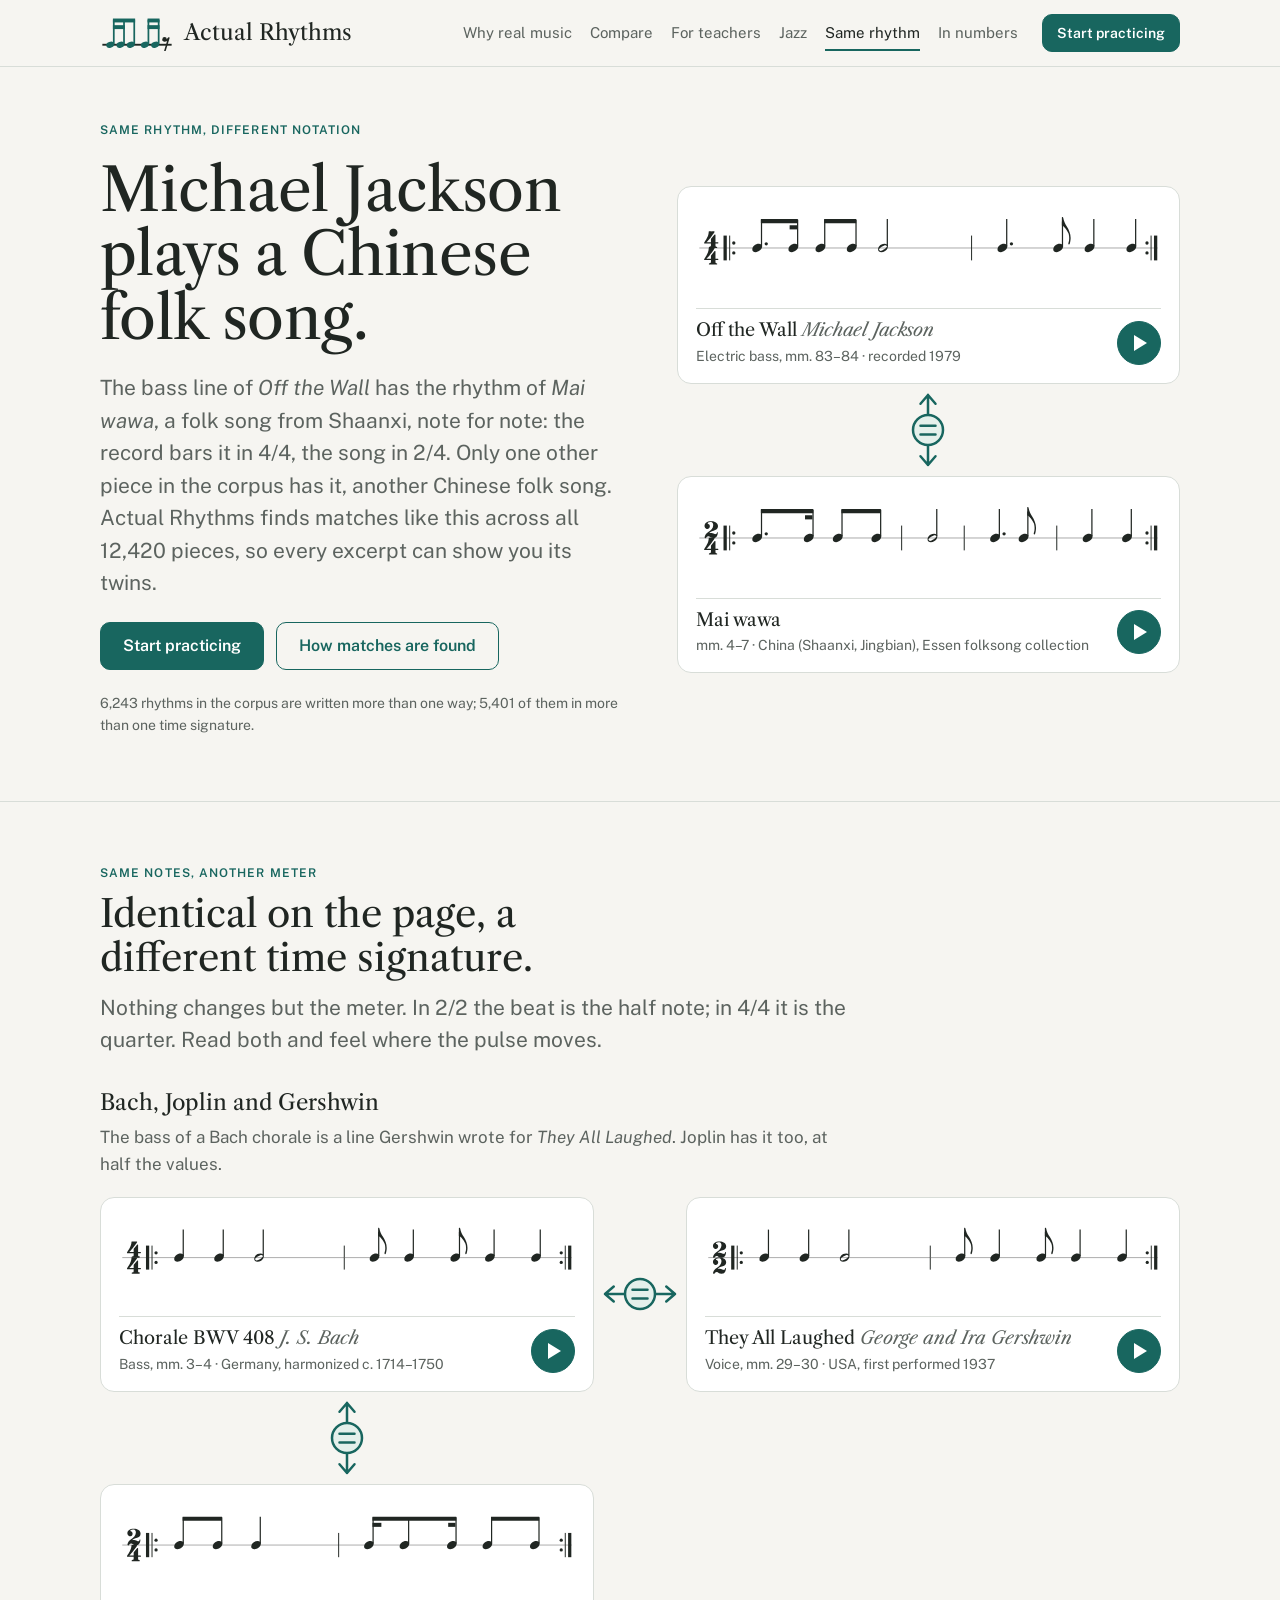
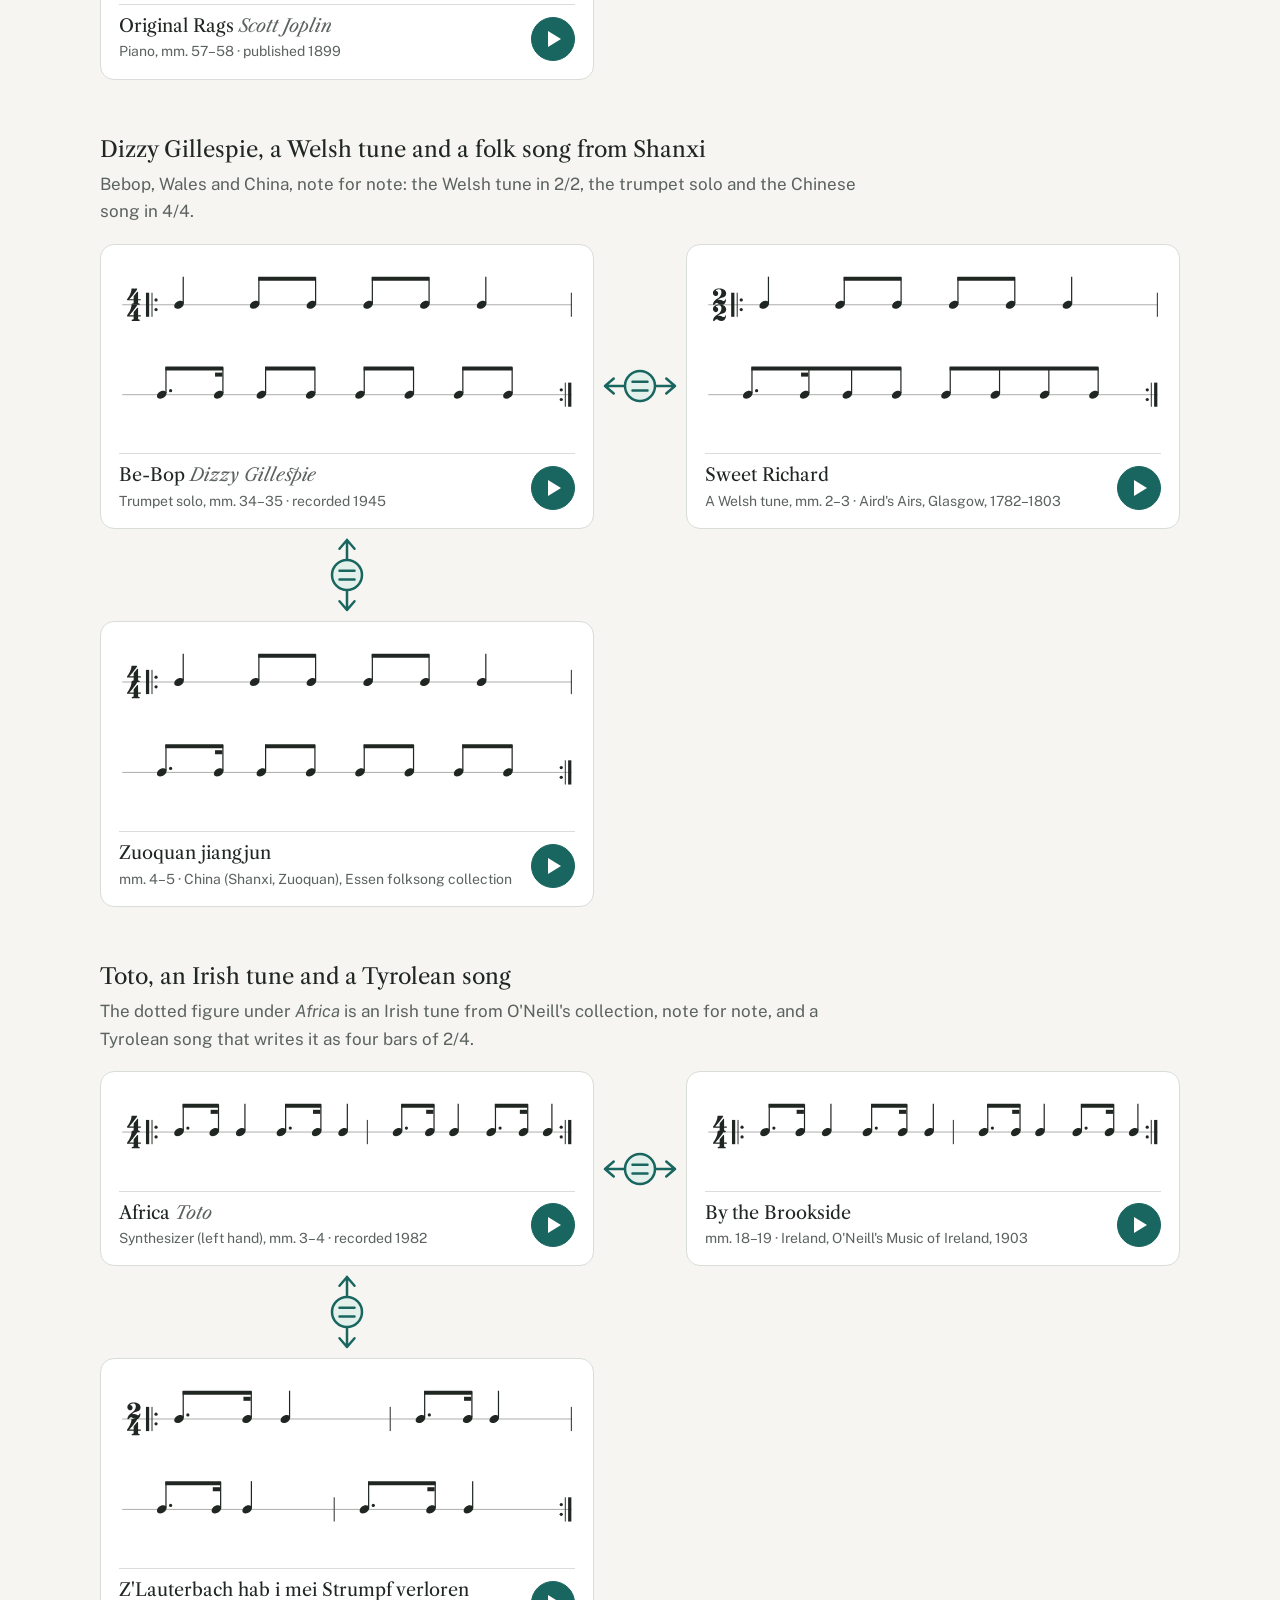
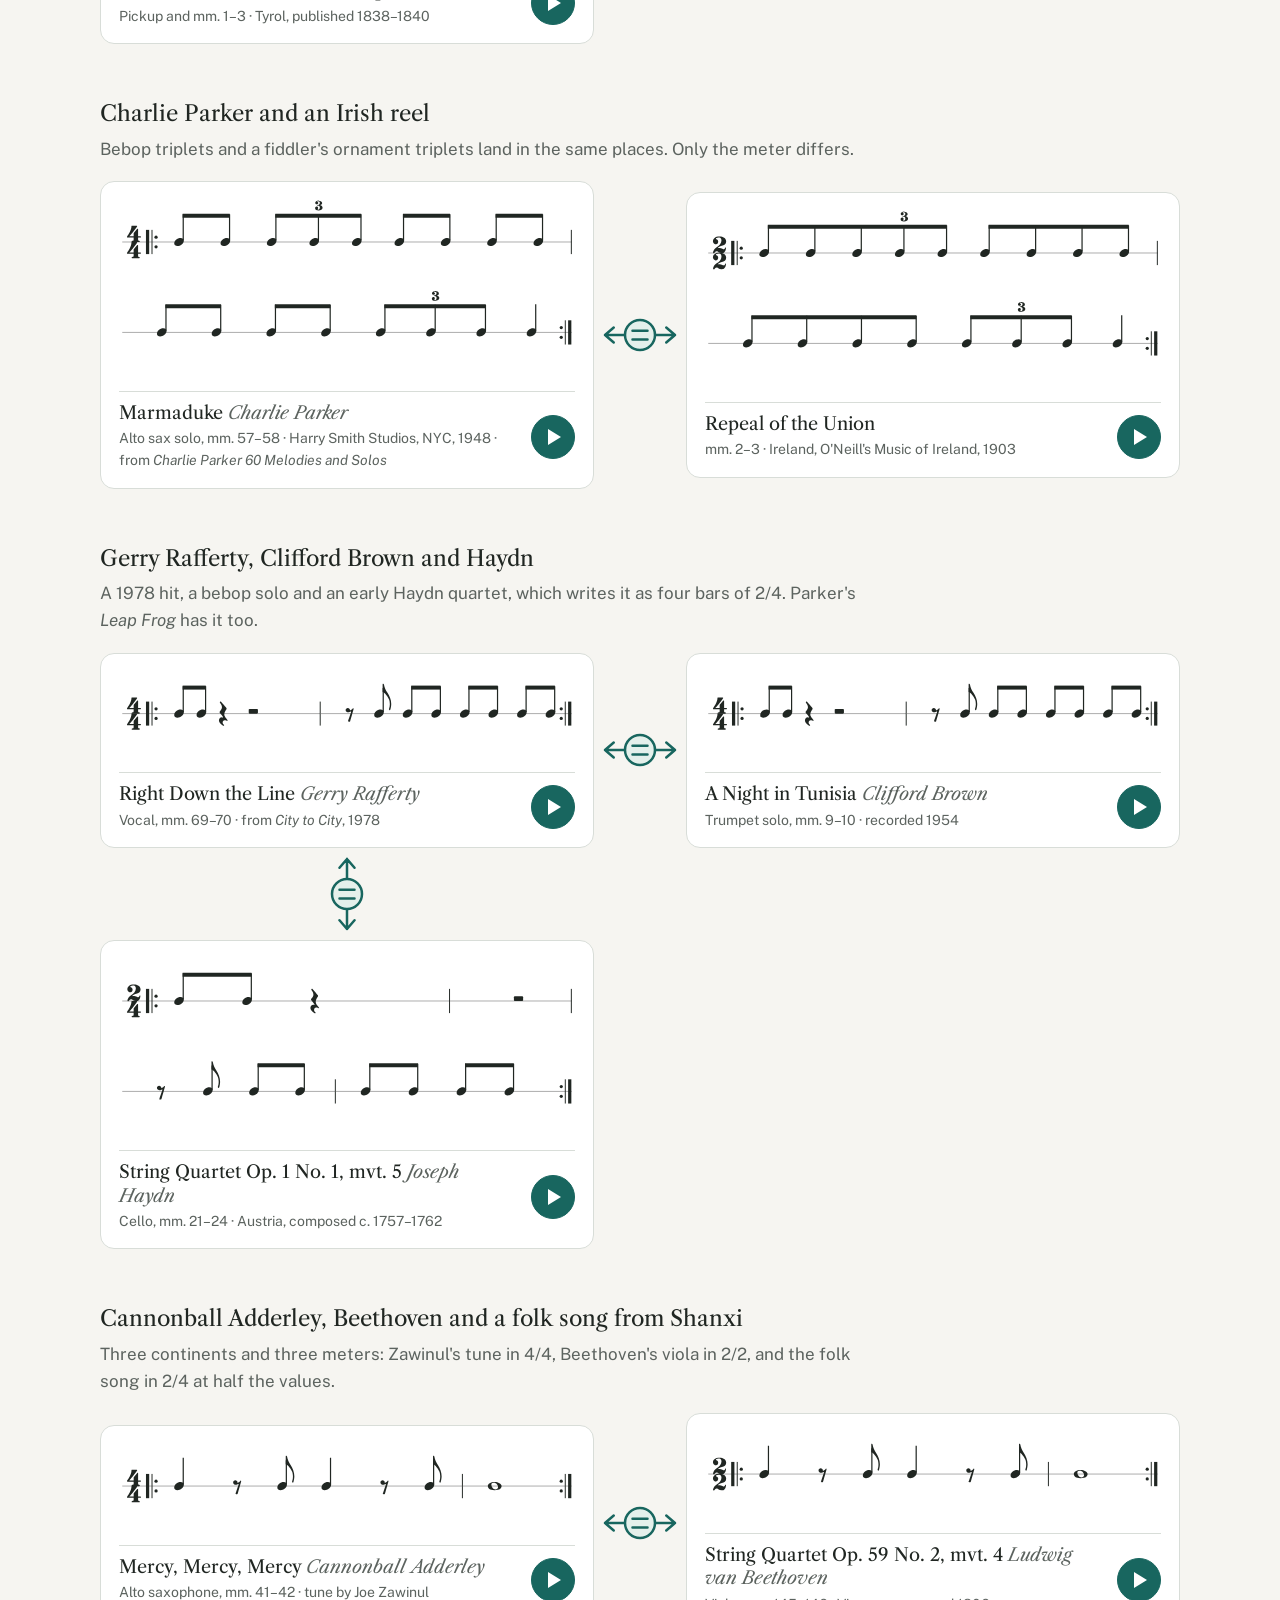
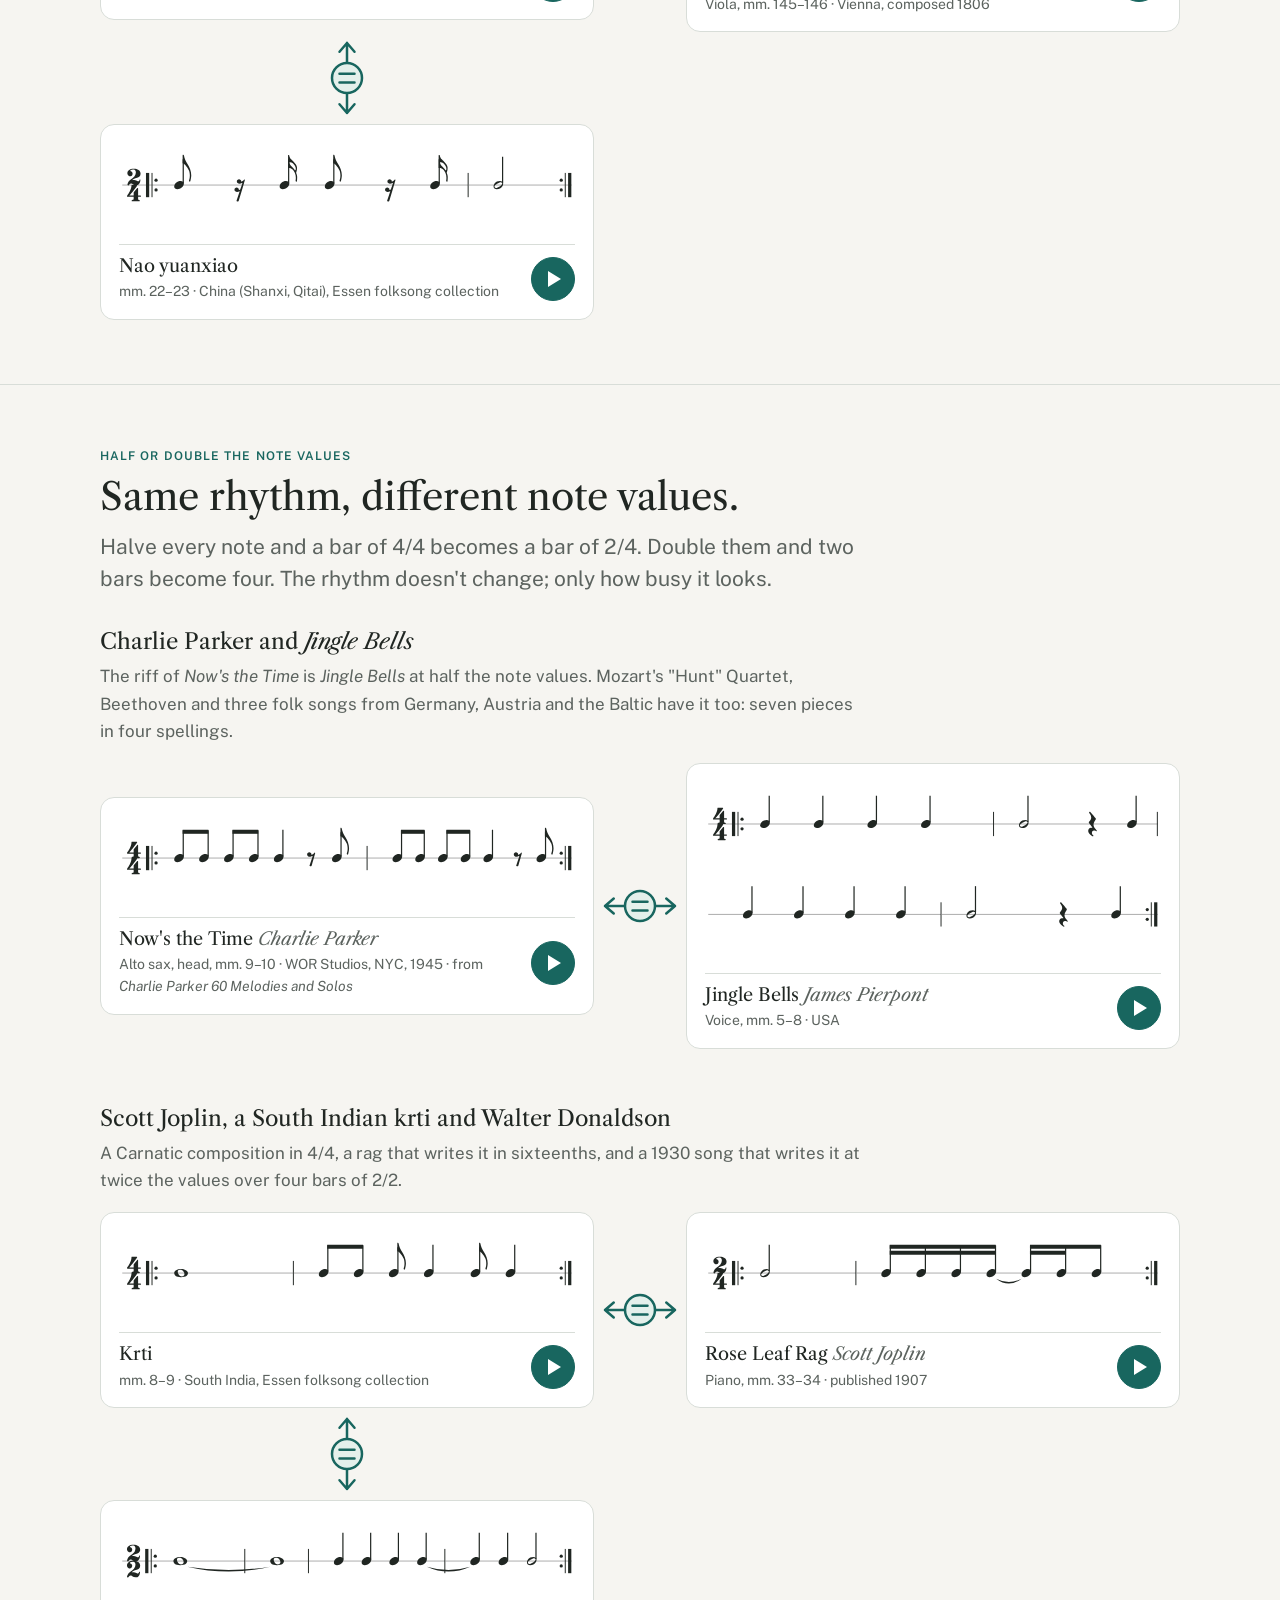
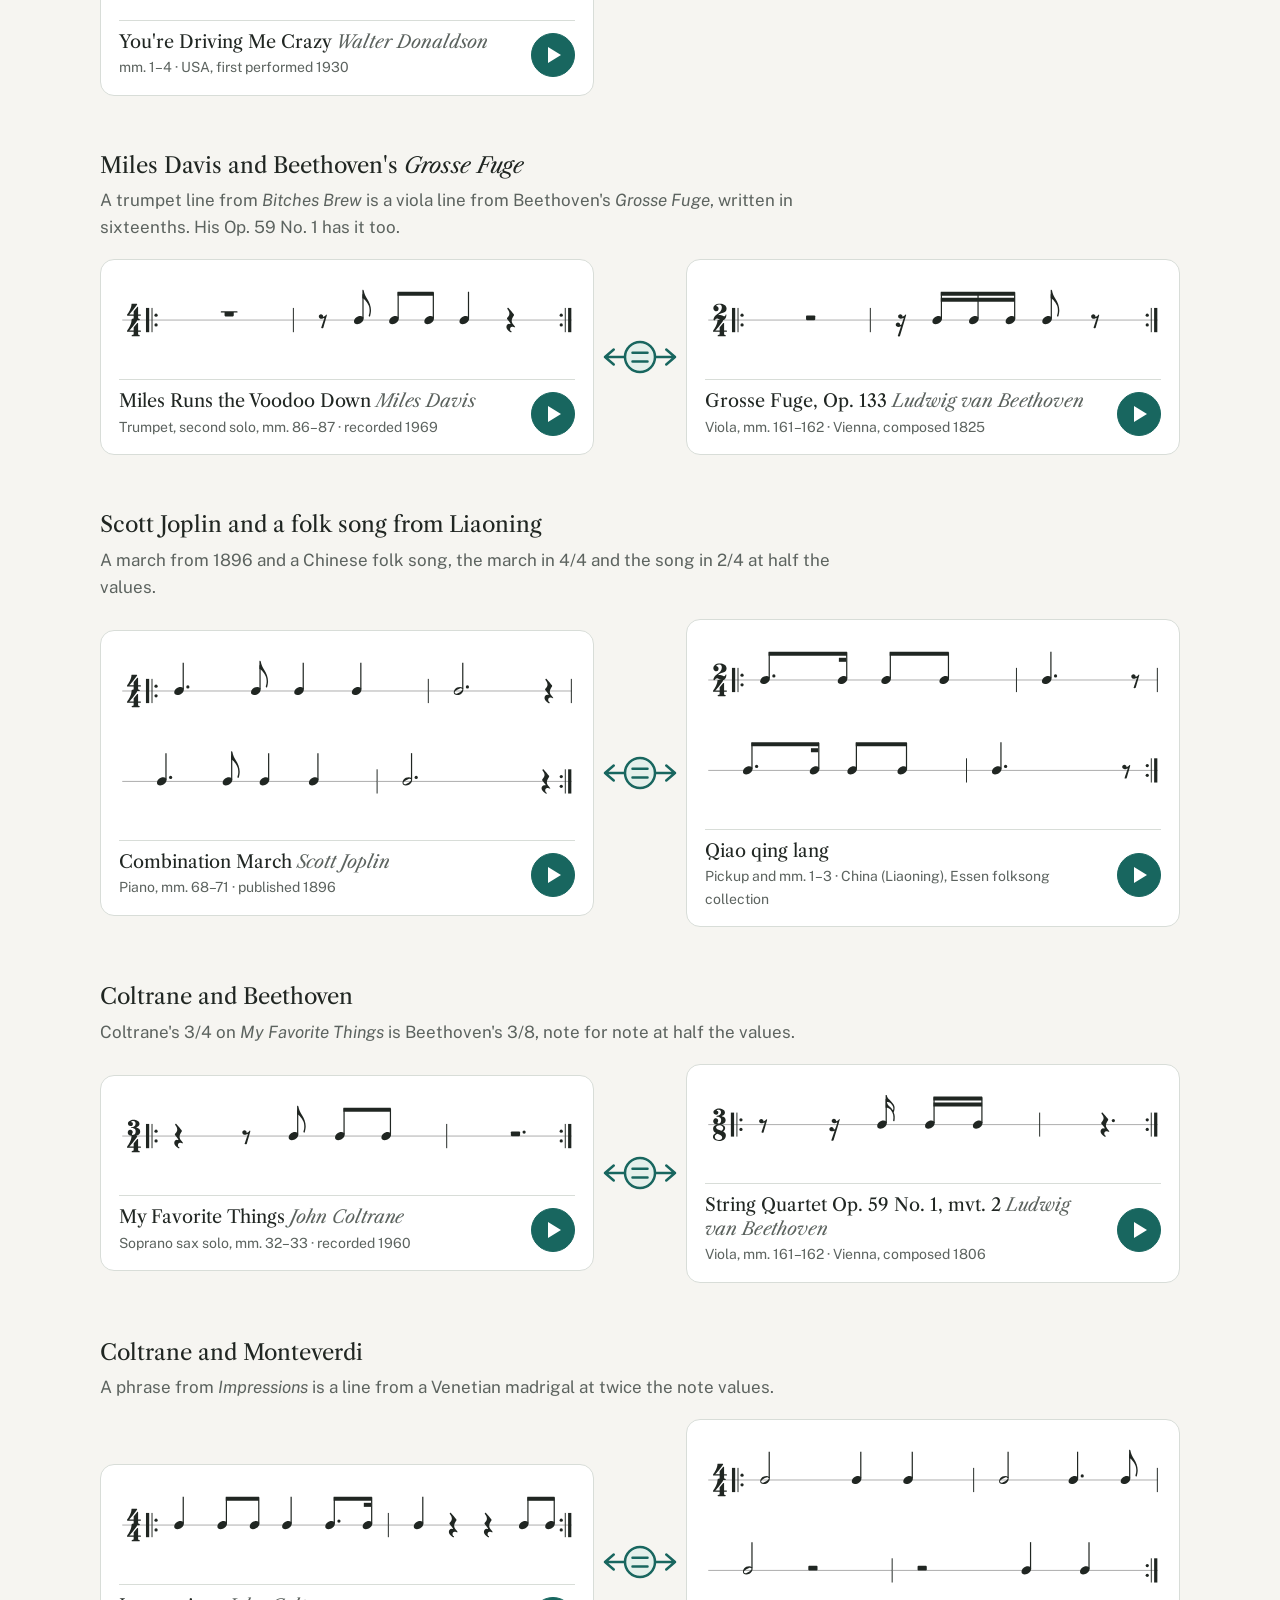
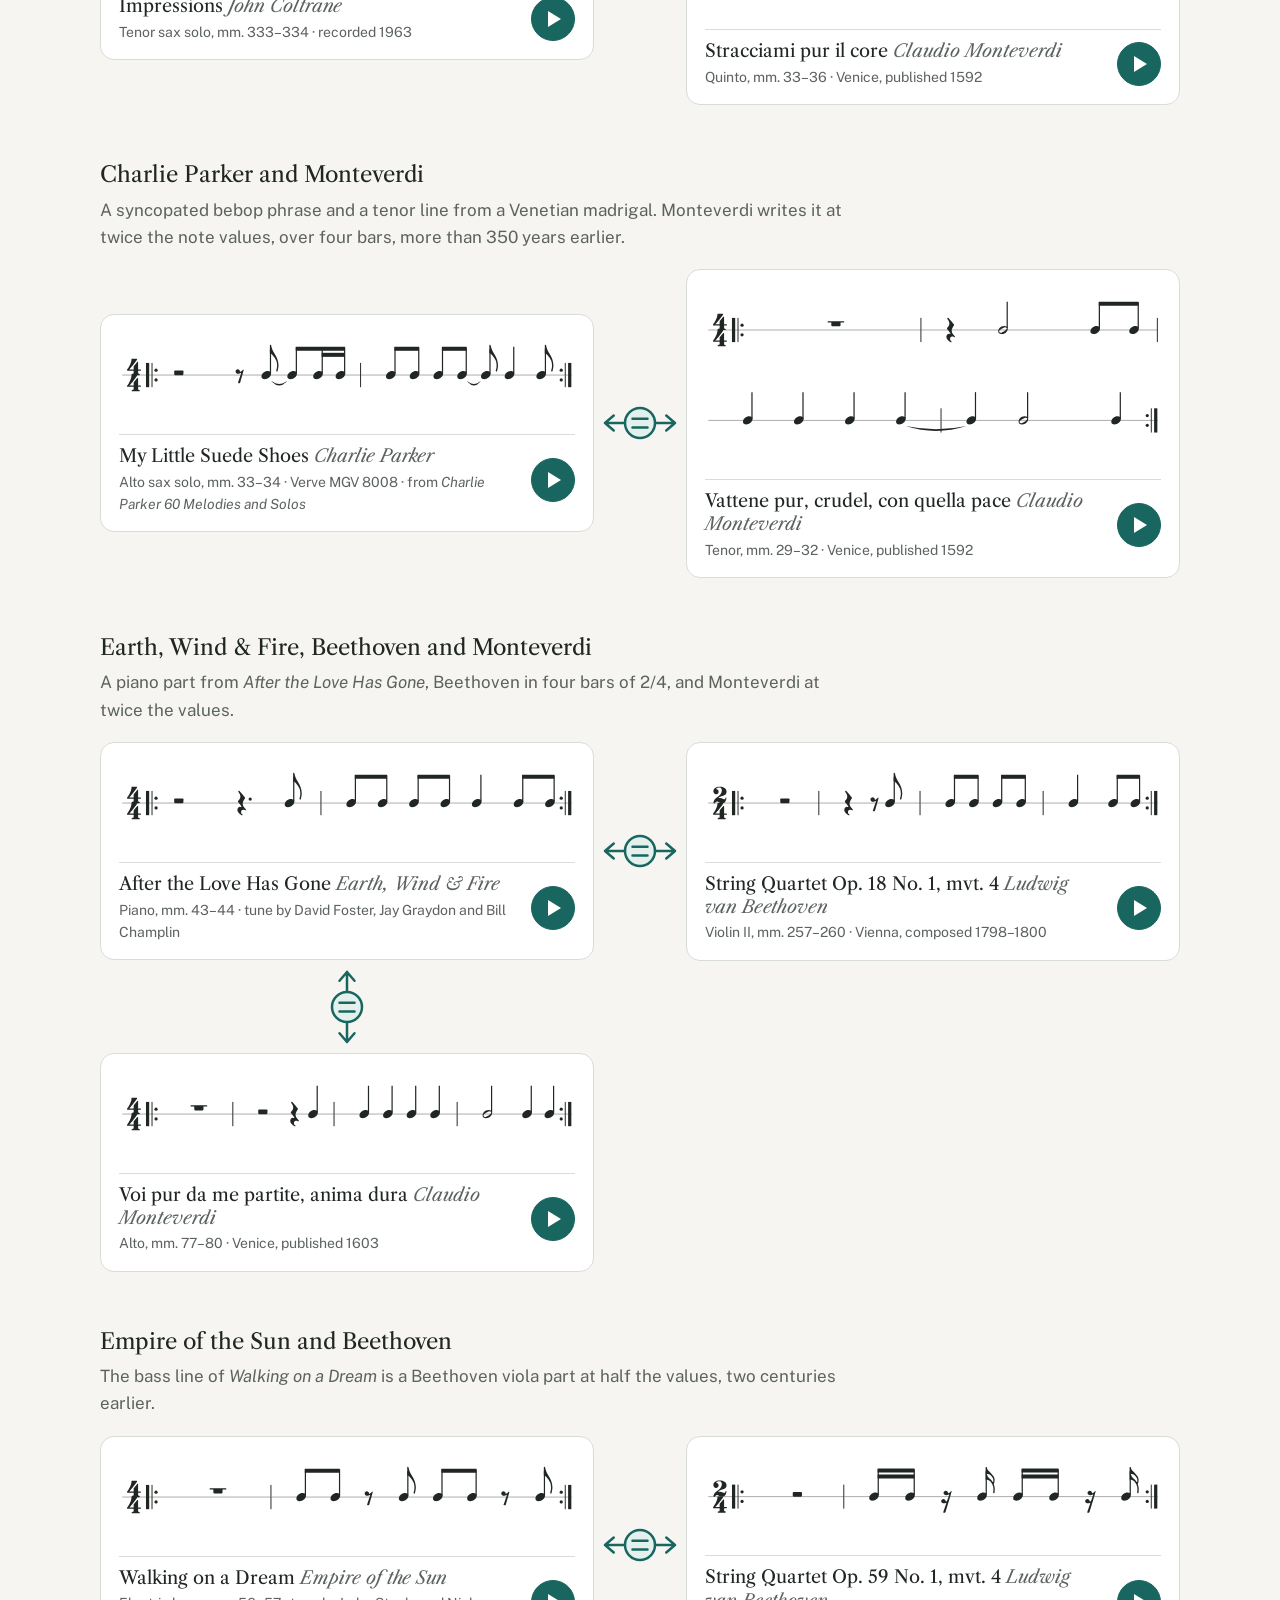
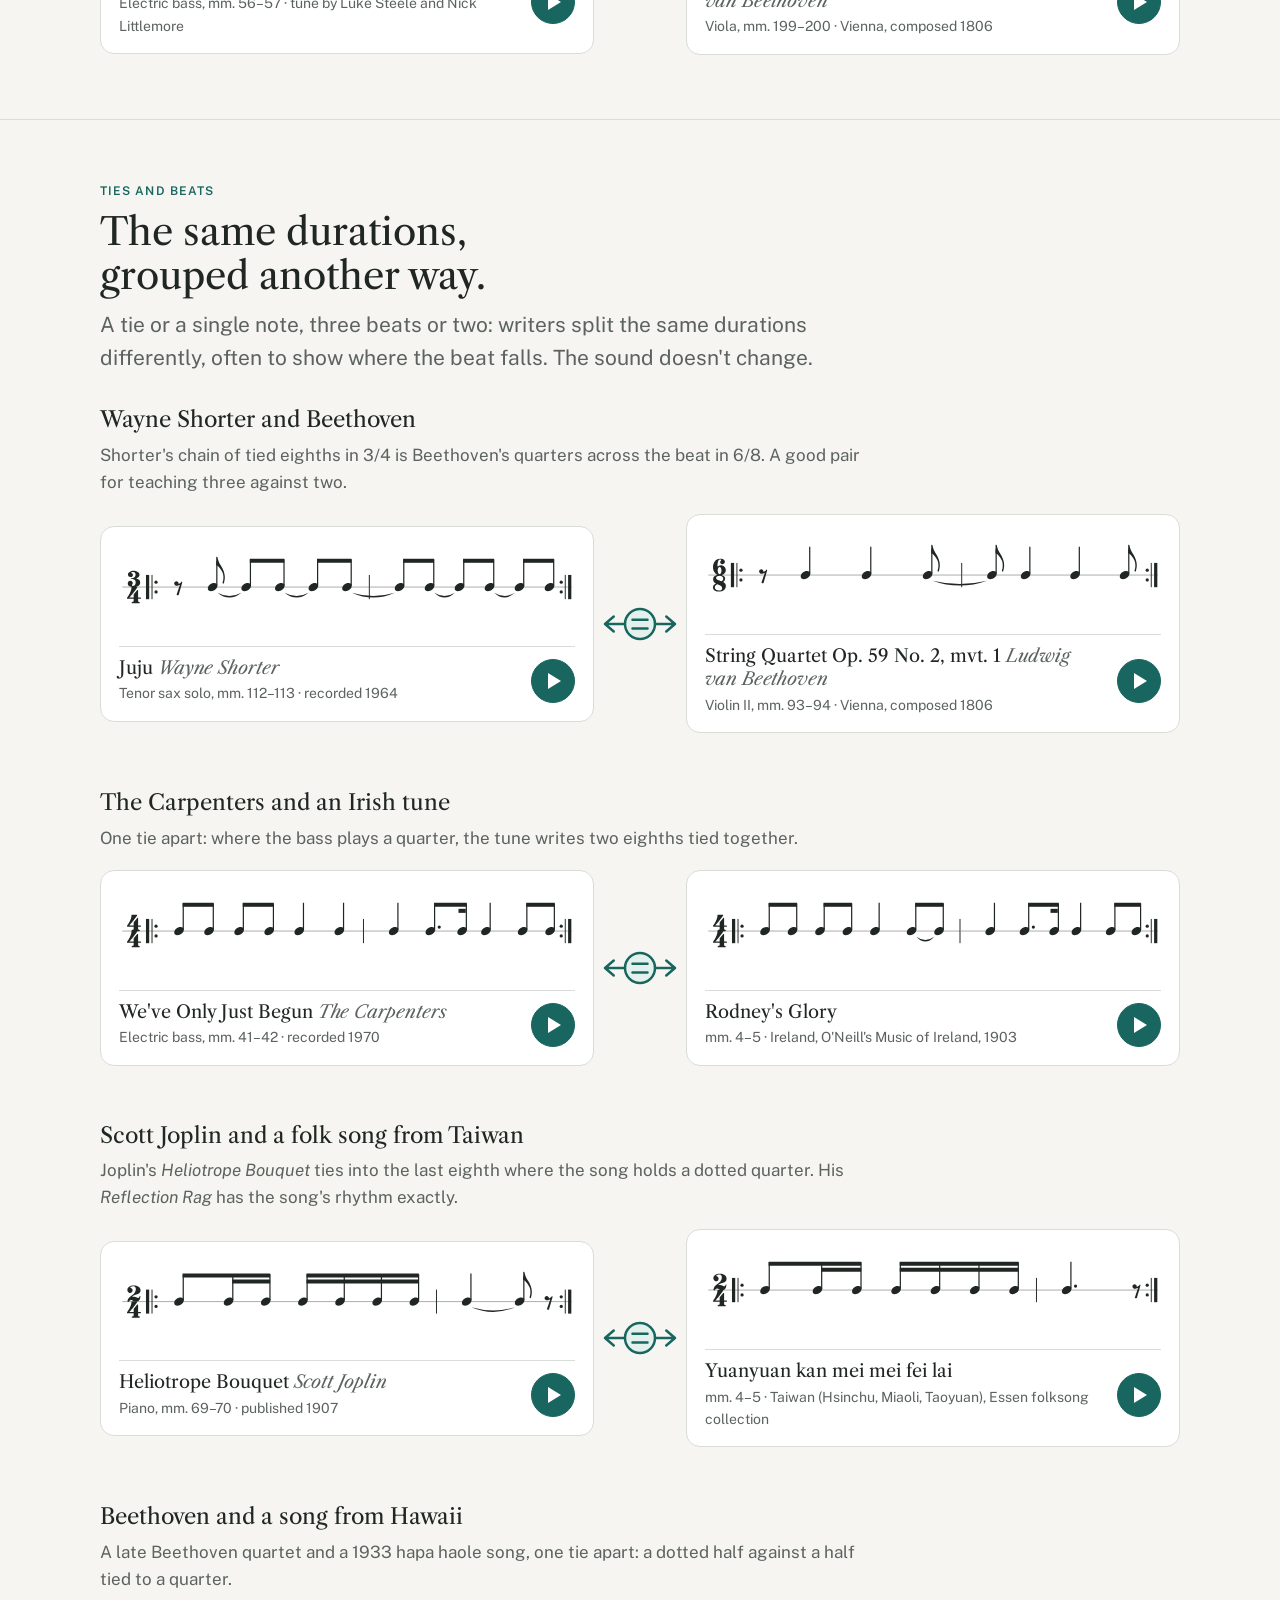
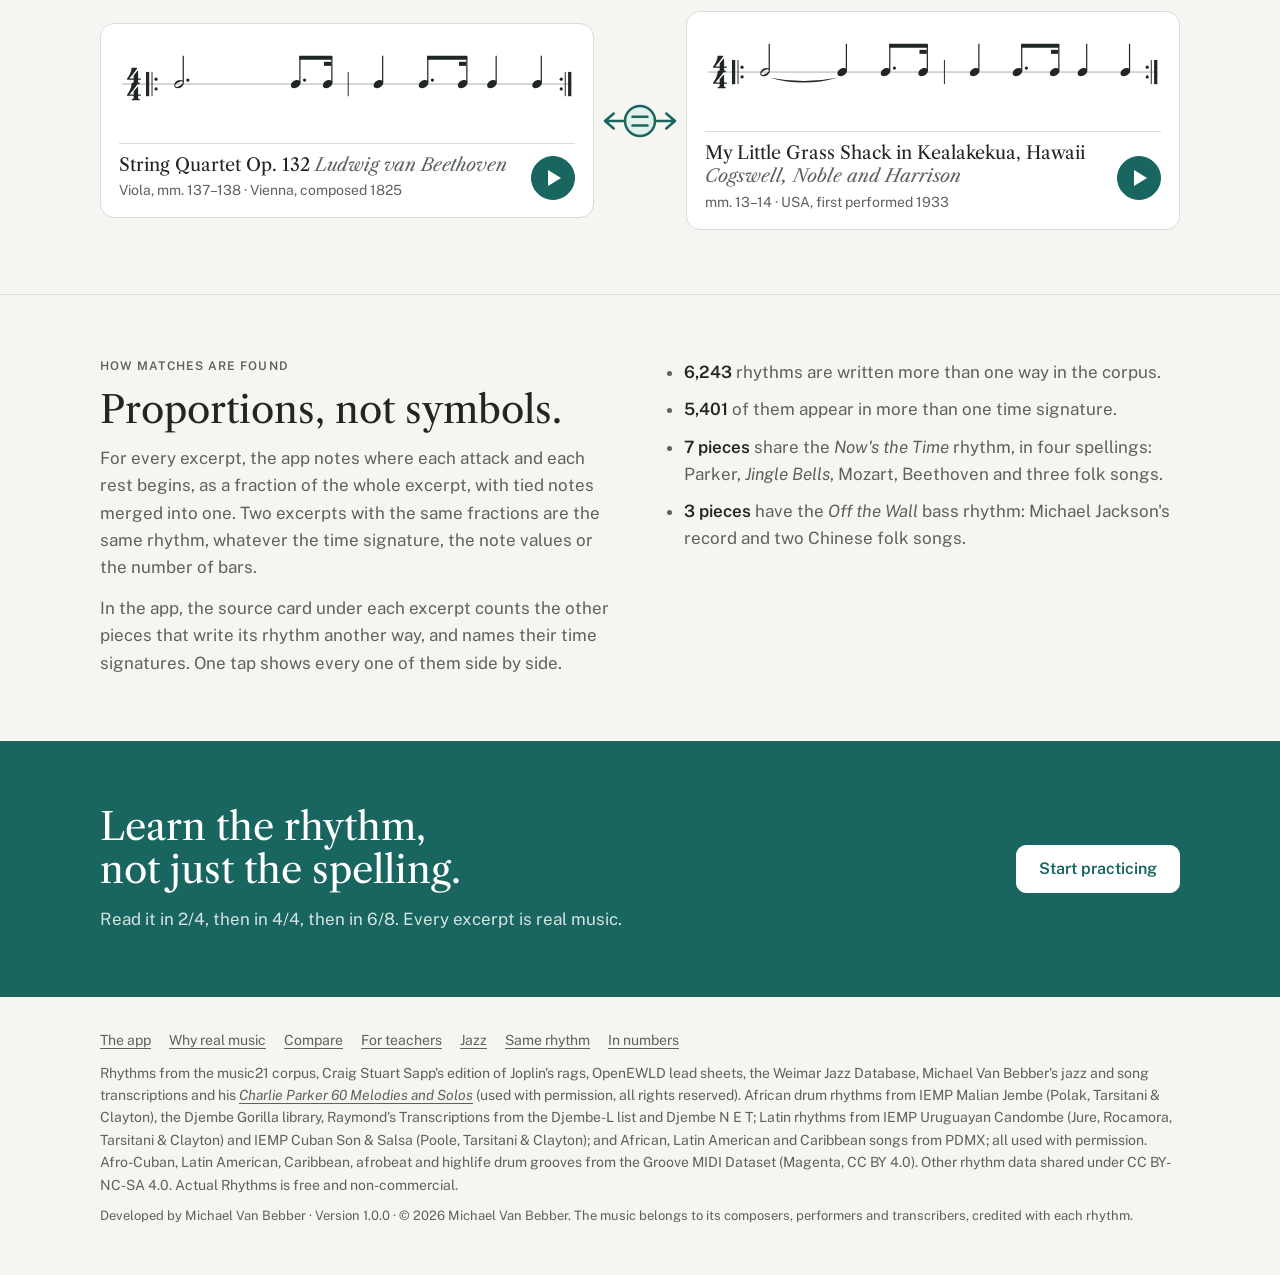
<file: same-rhythm/index.html>
<!doctype html>
<html lang="en">
<head>
<meta charset="utf-8">
<meta name="viewport" content="width=device-width, initial-scale=1, viewport-fit=cover">
<title>One rhythm, written two ways | Actual Rhythms</title>
<meta name="description" content="Real excerpts that share one rhythm but look nothing alike on the page: Michael Jackson and a Chinese folk song, Charlie Parker and Jingle Bells.">
<meta property="og:title" content="One rhythm, written two ways">
<meta property="og:description" content="The bass line of Off the Wall is a folk song from Shaanxi, note for note. Nineteen surprising matches from the Actual Rhythms corpus.">
<link rel="canonical" href="https://actualrhythms.com/same-rhythm/">
<meta property="og:type" content="website">
<meta property="og:site_name" content="Actual Rhythms">
<meta property="og:url" content="https://actualrhythms.com/same-rhythm/">
<meta property="og:image" content="https://actualrhythms.com/landing/social/same-rhythm.png">
<meta property="og:image:width" content="1200">
<meta property="og:image:height" content="630">
<meta property="og:image:alt" content="Michael Jackson plays a Chinese folk song: the Off the Wall bass line and the folk song Mai wawa, the same rhythm in 4/4 and 2/4.">
<meta name="twitter:card" content="summary_large_image">
<meta name="theme-color" content="#F6F5F1">
<link rel="icon" href="/favicon.svg" type="image/svg+xml">
<link rel="apple-touch-icon" href="/icons/apple-touch-icon.png">
<link rel="preconnect" href="https://fonts.googleapis.com">
<link rel="preconnect" href="https://fonts.gstatic.com" crossorigin>
<link rel="stylesheet" href="https://fonts.googleapis.com/css2?family=Libre+Caslon+Text:ital@0;1&family=Public+Sans:wght@400;500;600;700&family=IBM+Plex+Mono:wght@500;600&display=swap">
<link rel="stylesheet" href="/landing/landing.css">
<script type="application/ld+json" id="ld">
{
 "@context": "https://schema.org",
 "@graph": [
  {
   "@type": "WebPage",
   "@id": "https://actualrhythms.com/same-rhythm/#webpage",
   "url": "https://actualrhythms.com/same-rhythm/",
   "name": "One rhythm, written two ways",
   "description": "Real excerpts that share one rhythm but look nothing alike on the page: Michael Jackson and a Chinese folk song, Charlie Parker and Jingle Bells.",
   "image": "https://actualrhythms.com/landing/social/same-rhythm.png",
   "inLanguage": "en",
   "isAccessibleForFree": true,
   "isPartOf": {
    "@id": "https://actualrhythms.com/#website"
   },
   "breadcrumb": {
    "@id": "https://actualrhythms.com/same-rhythm/#breadcrumb"
   }
  },
  {
   "@type": "BreadcrumbList",
   "@id": "https://actualrhythms.com/same-rhythm/#breadcrumb",
   "itemListElement": [
    {
     "@type": "ListItem",
     "position": 1,
     "name": "Actual Rhythms",
     "item": "https://actualrhythms.com/"
    },
    {
     "@type": "ListItem",
     "position": 2,
     "name": "One rhythm, written two ways",
     "item": "https://actualrhythms.com/same-rhythm/"
    }
   ]
  }
 ]
}
</script>
</head>
<body>
<header class="site-head">
  <div class="wrap">
    <a class="brand" href="/why/"><img src="/landing/logo.svg" alt="">Actual Rhythms</a>
    <nav class="site-nav" aria-label="Pages">
      <a href="/why/">Why real music</a>
      <a href="/compare/">Compare</a>
      <a href="/teachers/">For teachers</a>
      <a href="/jazz/">Jazz</a>
      <a href="/same-rhythm/" aria-current="page">Same rhythm</a>
      <a href="/numbers/">In numbers</a>
    </nav>
    <a class="btn btn-primary btn-small" href="/">Start practicing</a>
  </div>
</header>

<main>
  <section class="hero">
    <div class="wrap">
      <div class="hero-copy">
        <p class="eyebrow">Same rhythm, different notation</p>
        <h1>Michael Jackson plays a Chinese folk song.</h1>
        <p class="lede">The bass line of <em>Off the Wall</em> has the rhythm of <em>Mai wawa</em>, a folk song from Shaanxi, note for note: the record bars it in 4/4, the song in 2/4. Only one other piece in the corpus has it, another Chinese folk song. Actual Rhythms finds matches like this across all 12,420 pieces, so every excerpt can show you its twins.</p>
        <div class="actions">
          <a class="btn btn-primary" href="/">Start practicing</a>
          <a class="btn btn-quiet" href="#how">How matches are found</a>
        </div>
        <p class="fine">6,243 rhythms in the corpus are written more than one way; 5,401 of them in more than one time signature.</p>
      </div>
      <div class="match m2 hero-match">
          <figure class="excerpt">
            <img src="/landing/img/same-jackson-off-the-wall.svg" alt="Two bars of 4/4: dotted eighth, sixteenth, two eighths, half; dotted quarter, eighth, two quarters." width="678" height="135">
            <figcaption class="has-play"><button class="play" type="button" aria-label="Play" data-play='{"spt":0.02101,"total":192,"inst":"electric_bass_finger","n":[[0,18,[39]],[18,6,[44]],[24,12,[46]],[36,12,[51]],[48,48,[49]],[96,36,[32]],[132,12,[32]],[144,24,[35]],[168,24,[39]]]}'></button><span class="src">Off the Wall <em>Michael Jackson</em></span><span class="where">Electric bass, mm. 83–84 · recorded 1979</span></figcaption>
          </figure>
          <div class="eq eq-v" aria-hidden="true"><svg class="eq-h-svg" viewBox="0 0 64 32" width="64" height="32"><path d="M4 16H60M4 16l7-6M4 16l7 6M60 16l-7-6M60 16l-7 6"/><circle cx="32" cy="16" r="12"/><path d="M26 12.5h12M26 19.5h12"/></svg><svg class="eq-v-svg" viewBox="0 0 32 64" width="32" height="64"><path d="M16 4V60M16 4l-6 7M16 4l6 7M16 60l-6-7M16 60l6-7"/><circle cx="16" cy="32" r="12"/><path d="M10 28.5h12M10 35.5h12"/></svg></div>
          <figure class="excerpt">
            <img src="/landing/img/same-shaanxi-mai-wawa.svg" alt="Four bars of 2/4: dotted eighth, sixteenth, two eighths; half; dotted quarter, eighth; two quarters." width="678" height="135">
            <figcaption class="has-play"><button class="play" type="button" aria-label="Play" data-play='{"spt":0.02101,"total":192,"inst":"piano","n":[[0,18,[65]],[18,6,[67]],[24,12,[63]],[36,12,[62]],[48,48,[60]],[96,36,[70]],[132,12,[72]],[144,24,[74]],[168,24,[74]]]}'></button><span class="src">Mai wawa</span><span class="where">mm. 4–7 · China (Shaanxi, Jingbian), Essen folksong collection</span></figcaption>
          </figure>
      </div>
    </div>
  </section>

  <section>
    <div class="wrap">
      <div class="section-head">
        <p class="eyebrow">Same notes, another meter</p>
        <h2>Identical on the page, a different time signature.</h2>
        <p class="lede">Nothing changes but the meter. In 2/2 the beat is the half note; in 4/4 it is the quarter. Read both and feel where the pulse moves.</p>
      </div>
      <div class="pairs">
      <div class="pair">
        <div class="pair-head">
          <h3>Bach, Joplin and Gershwin</h3>
          <p>The bass of a Bach chorale is a line Gershwin wrote for <em>They All Laughed</em>. Joplin has it too, at half the values.</p>
        </div>
        <div class="match m3">
          <figure class="excerpt">
            <img src="/landing/img/same-bach-bwv408.svg" alt="Two bars of 4/4: two quarters, half; eighth, quarter, eighth, two quarters." width="678" height="135">
            <figcaption class="has-play"><button class="play" type="button" aria-label="Play" data-play='{"spt":0.01389,"total":192,"inst":"piano","n":[[0,24,[50]],[24,24,[51]],[48,48,[50]],[96,12,[50]],[108,24,[46]],[132,12,[45]],[144,24,[46]],[168,24,[58]]]}'></button><span class="src">Chorale BWV 408 <em>J. S. Bach</em></span><span class="where">Bass, mm. 3–4 · Germany, harmonized c. 1714–1750</span></figcaption>
          </figure>
          <div class="eq eq-h" aria-hidden="true"><svg class="eq-h-svg" viewBox="0 0 64 32" width="64" height="32"><path d="M4 16H60M4 16l7-6M4 16l7 6M60 16l-7-6M60 16l-7 6"/><circle cx="32" cy="16" r="12"/><path d="M26 12.5h12M26 19.5h12"/></svg><svg class="eq-v-svg" viewBox="0 0 32 64" width="32" height="64"><path d="M16 4V60M16 4l-6 7M16 4l6 7M16 60l-6-7M16 60l6-7"/><circle cx="16" cy="32" r="12"/><path d="M10 28.5h12M10 35.5h12"/></svg></div>
          <figure class="excerpt">
            <img src="/landing/img/same-gershwin-they-all-laughed.svg" alt="Two bars of 2/2: two quarters, half; eighth, quarter, eighth, two quarters." width="678" height="135">
            <figcaption class="has-play"><button class="play" type="button" aria-label="Play" data-play='{"spt":0.01389,"total":192,"inst":"piano","n":[[0,24,[74]],[24,24,[74]],[48,48,[74]],[96,12,[76]],[108,24,[76]],[132,12,[76]],[144,24,[71]],[168,24,[71]]]}'></button><span class="src">They All Laughed <em>George and Ira Gershwin</em></span><span class="where">Voice, mm. 29–30 · USA, first performed 1937</span></figcaption>
          </figure>
          <div class="eq eq-v" aria-hidden="true"><svg class="eq-h-svg" viewBox="0 0 64 32" width="64" height="32"><path d="M4 16H60M4 16l7-6M4 16l7 6M60 16l-7-6M60 16l-7 6"/><circle cx="32" cy="16" r="12"/><path d="M26 12.5h12M26 19.5h12"/></svg><svg class="eq-v-svg" viewBox="0 0 32 64" width="32" height="64"><path d="M16 4V60M16 4l-6 7M16 4l6 7M16 60l-6-7M16 60l6-7"/><circle cx="16" cy="32" r="12"/><path d="M10 28.5h12M10 35.5h12"/></svg></div>
          <figure class="excerpt">
            <img src="/landing/img/same-joplin-original-rags.svg" alt="Two bars of 2/4: two eighths, quarter; sixteenth, eighth, sixteenth, two eighths." width="678" height="135">
            <figcaption class="has-play"><button class="play" type="button" aria-label="Play" data-play='{"spt":0.02778,"total":96,"inst":"piano","n":[[0,12,[64,67,72]],[12,12,[67,71,74,79]],[24,24,[72,76,79,84]],[48,6,[72,76,84]],[54,12,[72,76,84]],[66,6,[72,76,84]],[72,12,[72,75,84]],[84,12,[72,75,84]]]}'></button><span class="src">Original Rags <em>Scott Joplin</em></span><span class="where">Piano, mm. 57–58 · published 1899</span></figcaption>
          </figure>
        </div>
      </div>
      <div class="pair">
        <div class="pair-head">
          <h3>Dizzy Gillespie, a Welsh tune and a folk song from Shanxi</h3>
          <p>Bebop, Wales and China, note for note: the Welsh tune in 2/2, the trumpet solo and the Chinese song in 4/4.</p>
        </div>
        <div class="match m3">
          <figure class="excerpt">
            <img src="/landing/img/same-gillespie-be-bop.svg" alt="Two bars of 4/4: quarter, four eighths, quarter; dotted eighth, sixteenth, six eighths." width="678" height="269">
            <figcaption class="has-play"><button class="play" type="button" aria-label="Play" data-play='{"spt":0.00862,"total":192,"inst":"piano","n":[[0,24,[84]],[24,12,[80]],[36,12,[84]],[48,12,[82]],[60,12,[80]],[72,24,[79]],[96,18,[80]],[114,6,[75]],[120,12,[78]],[132,12,[80]],[144,12,[79]],[156,12,[77]],[168,12,[76]],[180,12,[76]]]}'></button><span class="src">Be-Bop <em>Dizzy Gillespie</em></span><span class="where">Trumpet solo, mm. 34–35 · recorded 1945</span></figcaption>
          </figure>
          <div class="eq eq-h" aria-hidden="true"><svg class="eq-h-svg" viewBox="0 0 64 32" width="64" height="32"><path d="M4 16H60M4 16l7-6M4 16l7 6M60 16l-7-6M60 16l-7 6"/><circle cx="32" cy="16" r="12"/><path d="M26 12.5h12M26 19.5h12"/></svg><svg class="eq-v-svg" viewBox="0 0 32 64" width="32" height="64"><path d="M16 4V60M16 4l-6 7M16 4l6 7M16 60l-6-7M16 60l6-7"/><circle cx="16" cy="32" r="12"/><path d="M10 28.5h12M10 35.5h12"/></svg></div>
          <figure class="excerpt">
            <img src="/landing/img/same-aird-sweet-richard.svg" alt="Two bars of 2/2: quarter, four eighths, quarter; dotted eighth, sixteenth, six eighths." width="678" height="269">
            <figcaption class="has-play"><button class="play" type="button" aria-label="Play" data-play='{"spt":0.00862,"total":192,"inst":"piano","n":[[0,24,[67]],[24,12,[71]],[36,12,[67]],[48,12,[69]],[60,12,[71]],[72,24,[72]],[96,18,[71]],[114,6,[72]],[120,12,[74]],[132,12,[71]],[144,12,[72]],[156,12,[71]],[168,12,[69]],[180,12,[67]]]}'></button><span class="src">Sweet Richard</span><span class="where">A Welsh tune, mm. 2–3 · Aird's Airs, Glasgow, 1782–1803</span></figcaption>
          </figure>
          <div class="eq eq-v" aria-hidden="true"><svg class="eq-h-svg" viewBox="0 0 64 32" width="64" height="32"><path d="M4 16H60M4 16l7-6M4 16l7 6M60 16l-7-6M60 16l-7 6"/><circle cx="32" cy="16" r="12"/><path d="M26 12.5h12M26 19.5h12"/></svg><svg class="eq-v-svg" viewBox="0 0 32 64" width="32" height="64"><path d="M16 4V60M16 4l-6 7M16 4l6 7M16 60l-6-7M16 60l6-7"/><circle cx="16" cy="32" r="12"/><path d="M10 28.5h12M10 35.5h12"/></svg></div>
          <figure class="excerpt">
            <img src="/landing/img/same-shanxi-zuoquan-jiangjun.svg" alt="Two bars of 4/4: quarter, four eighths, quarter; dotted eighth, sixteenth, six eighths." width="678" height="269">
            <figcaption class="has-play"><button class="play" type="button" aria-label="Play" data-play='{"spt":0.00862,"total":192,"inst":"piano","n":[[0,24,[73]],[24,12,[73]],[36,12,[76]],[48,12,[78]],[60,12,[73]],[72,24,[71]],[96,18,[76]],[114,6,[68]],[120,12,[71]],[132,12,[73]],[144,12,[76]],[156,12,[69]],[168,12,[68]],[180,12,[66]]]}'></button><span class="src">Zuoquan jiangjun</span><span class="where">mm. 4–5 · China (Shanxi, Zuoquan), Essen folksong collection</span></figcaption>
          </figure>
        </div>
      </div>
      <div class="pair">
        <div class="pair-head">
          <h3>Toto, an Irish tune and a Tyrolean song</h3>
          <p>The dotted figure under <em>Africa</em> is an Irish tune from O'Neill's collection, note for note, and a Tyrolean song that writes it as four bars of 2/4.</p>
        </div>
        <div class="match m3">
          <figure class="excerpt">
            <img src="/landing/img/same-toto-africa.svg" alt="Two bars of 4/4, each: dotted eighth, sixteenth, quarter, twice." width="678" height="135">
            <figcaption class="has-play"><button class="play" type="button" aria-label="Play" data-play='{"spt":0.03125,"total":192,"inst":"piano","n":[[0,18,[35]],[18,6,[35]],[24,24,[35]],[48,18,[39]],[66,6,[39]],[72,24,[39]],[96,18,[32]],[114,6,[32]],[120,24,[32]],[144,18,[30]],[162,6,[30]],[168,24,[30]]]}'></button><span class="src">Africa <em>Toto</em></span><span class="where">Synthesizer (left hand), mm. 3–4 · recorded 1982</span></figcaption>
          </figure>
          <div class="eq eq-h" aria-hidden="true"><svg class="eq-h-svg" viewBox="0 0 64 32" width="64" height="32"><path d="M4 16H60M4 16l7-6M4 16l7 6M60 16l-7-6M60 16l-7 6"/><circle cx="32" cy="16" r="12"/><path d="M26 12.5h12M26 19.5h12"/></svg><svg class="eq-v-svg" viewBox="0 0 32 64" width="32" height="64"><path d="M16 4V60M16 4l-6 7M16 4l6 7M16 60l-6-7M16 60l6-7"/><circle cx="16" cy="32" r="12"/><path d="M10 28.5h12M10 35.5h12"/></svg></div>
          <figure class="excerpt">
            <img src="/landing/img/same-oneill-by-the-brookside.svg" alt="Two bars of 4/4, each: dotted eighth, sixteenth, quarter, twice." width="678" height="135">
            <figcaption class="has-play"><button class="play" type="button" aria-label="Play" data-play='{"spt":0.03125,"total":192,"inst":"piano","n":[[0,18,[64]],[18,6,[62]],[24,24,[60]],[48,18,[72]],[66,6,[74]],[72,24,[76]],[96,18,[65]],[114,6,[64]],[120,24,[62]],[144,18,[74]],[162,6,[76]],[168,24,[77]]]}'></button><span class="src">By the Brookside</span><span class="where">mm. 18–19 · Ireland, O'Neill's Music of Ireland, 1903</span></figcaption>
          </figure>
          <div class="eq eq-v" aria-hidden="true"><svg class="eq-h-svg" viewBox="0 0 64 32" width="64" height="32"><path d="M4 16H60M4 16l7-6M4 16l7 6M60 16l-7-6M60 16l-7 6"/><circle cx="32" cy="16" r="12"/><path d="M26 12.5h12M26 19.5h12"/></svg><svg class="eq-v-svg" viewBox="0 0 32 64" width="32" height="64"><path d="M16 4V60M16 4l-6 7M16 4l6 7M16 60l-6-7M16 60l6-7"/><circle cx="16" cy="32" r="12"/><path d="M10 28.5h12M10 35.5h12"/></svg></div>
          <figure class="excerpt">
            <img src="/landing/img/same-tyrol-lauterbach.svg" alt="Four bars of 2/4, each: dotted eighth, sixteenth, quarter." width="678" height="269">
            <figcaption class="has-play"><button class="play" type="button" aria-label="Play" data-play='{"spt":0.03125,"total":192,"inst":"piano","n":[[0,18,[55]],[18,6,[55]],[24,24,[60]],[48,18,[57]],[66,6,[57]],[72,24,[53]],[96,18,[55]],[114,6,[55]],[120,24,[55]],[144,18,[65]],[162,6,[65]],[168,24,[64]]]}'></button><span class="src">Z'Lauterbach hab i mei Strumpf verloren</span><span class="where">Pickup and mm. 1–3 · Tyrol, published 1838–1840</span></figcaption>
          </figure>
        </div>
      </div>
      <div class="pair">
        <div class="pair-head">
          <h3>Charlie Parker and an Irish reel</h3>
          <p>Bebop triplets and a fiddler's ornament triplets land in the same places. Only the meter differs.</p>
        </div>
        <div class="match m2">
          <figure class="excerpt">
            <img src="/landing/img/same-parker-marmaduke.svg" alt="Two bars of 4/4: two eighths, an eighth-note triplet, four eighths; four eighths, an eighth-note triplet, quarter." width="678" height="269">
            <figcaption class="has-play"><button class="play" type="button" aria-label="Play" data-play='{"spt":0.01202,"total":192,"inst":"piano","n":[[0,12,[53]],[12,12,[51]],[24,8,[50]],[32,8,[53]],[40,8,[57]],[48,12,[60]],[60,12,[58]],[72,12,[49]],[84,12,[47]],[96,12,[48]],[108,12,[46]],[120,12,[55]],[132,12,[56]],[144,8,[58]],[152,8,[57]],[160,8,[53]],[168,24,[48]]]}'></button><span class="src">Marmaduke <em>Charlie Parker</em></span><span class="where">Alto sax solo, mm. 57–58 · Harry Smith Studios, NYC, 1948 · from <em>Charlie Parker 60 Melodies and Solos</em></span></figcaption>
          </figure>
          <div class="eq eq-h" aria-hidden="true"><svg class="eq-h-svg" viewBox="0 0 64 32" width="64" height="32"><path d="M4 16H60M4 16l7-6M4 16l7 6M60 16l-7-6M60 16l-7 6"/><circle cx="32" cy="16" r="12"/><path d="M26 12.5h12M26 19.5h12"/></svg><svg class="eq-v-svg" viewBox="0 0 32 64" width="32" height="64"><path d="M16 4V60M16 4l-6 7M16 4l6 7M16 60l-6-7M16 60l6-7"/><circle cx="16" cy="32" r="12"/><path d="M10 28.5h12M10 35.5h12"/></svg></div>
          <figure class="excerpt">
            <img src="/landing/img/same-oneill-repeal-of-the-union.svg" alt="Two bars of 2/2: two eighths, an eighth-note triplet, four eighths; four eighths, an eighth-note triplet, quarter." width="678" height="269">
            <figcaption class="has-play"><button class="play" type="button" aria-label="Play" data-play='{"spt":0.01202,"total":192,"inst":"piano","n":[[0,12,[69]],[12,12,[62]],[24,8,[66]],[32,8,[64]],[40,8,[62]],[48,12,[69]],[60,12,[62]],[72,12,[66]],[84,12,[62]],[96,12,[67]],[108,12,[64]],[120,12,[74]],[132,12,[64]],[144,8,[62]],[152,8,[62]],[160,8,[62]],[168,24,[62]]]}'></button><span class="src">Repeal of the Union</span><span class="where">mm. 2–3 · Ireland, O'Neill's Music of Ireland, 1903</span></figcaption>
          </figure>
        </div>
      </div>
      <div class="pair">
        <div class="pair-head">
          <h3>Gerry Rafferty, Clifford Brown and Haydn</h3>
          <p>A 1978 hit, a bebop solo and an early Haydn quartet, which writes it as four bars of 2/4. Parker's <em>Leap Frog</em> has it too.</p>
        </div>
        <div class="match m3">
          <figure class="excerpt">
            <img src="/landing/img/same-rafferty-right-down-the-line.svg" alt="Two bars of 4/4: two eighths, quarter rest, half rest; eighth rest, seven eighths." width="678" height="135">
            <figcaption class="has-play"><button class="play" type="button" aria-label="Play" data-play='{"spt":0.01953,"total":192,"inst":"piano","n":[[0,12,[55]],[12,12,[53]],[108,12,[62]],[120,12,[62]],[132,12,[62]],[144,12,[60]],[156,12,[62]],[168,12,[62]],[180,12,[62]]]}'></button><span class="src">Right Down the Line <em>Gerry Rafferty</em></span><span class="where">Vocal, mm. 69–70 · from <em>City to City</em>, 1978</span></figcaption>
          </figure>
          <div class="eq eq-h" aria-hidden="true"><svg class="eq-h-svg" viewBox="0 0 64 32" width="64" height="32"><path d="M4 16H60M4 16l7-6M4 16l7 6M60 16l-7-6M60 16l-7 6"/><circle cx="32" cy="16" r="12"/><path d="M26 12.5h12M26 19.5h12"/></svg><svg class="eq-v-svg" viewBox="0 0 32 64" width="32" height="64"><path d="M16 4V60M16 4l-6 7M16 4l6 7M16 60l-6-7M16 60l6-7"/><circle cx="16" cy="32" r="12"/><path d="M10 28.5h12M10 35.5h12"/></svg></div>
          <figure class="excerpt">
            <img src="/landing/img/same-brown-night-in-tunisia.svg" alt="Two bars of 4/4: two eighths, quarter rest, half rest; eighth rest, seven eighths." width="678" height="135">
            <figcaption class="has-play"><button class="play" type="button" aria-label="Play" data-play='{"spt":0.01953,"total":192,"inst":"piano","n":[[0,12,[65]],[12,12,[62]],[108,12,[70]],[120,12,[75]],[132,12,[77]],[144,12,[79]],[156,12,[81]],[168,12,[82]],[180,12,[80]]]}'></button><span class="src">A Night in Tunisia <em>Clifford Brown</em></span><span class="where">Trumpet solo, mm. 9–10 · recorded 1954</span></figcaption>
          </figure>
          <div class="eq eq-v" aria-hidden="true"><svg class="eq-h-svg" viewBox="0 0 64 32" width="64" height="32"><path d="M4 16H60M4 16l7-6M4 16l7 6M60 16l-7-6M60 16l-7 6"/><circle cx="32" cy="16" r="12"/><path d="M26 12.5h12M26 19.5h12"/></svg><svg class="eq-v-svg" viewBox="0 0 32 64" width="32" height="64"><path d="M16 4V60M16 4l-6 7M16 4l6 7M16 60l-6-7M16 60l6-7"/><circle cx="16" cy="32" r="12"/><path d="M10 28.5h12M10 35.5h12"/></svg></div>
          <figure class="excerpt">
            <img src="/landing/img/same-haydn-op1-1.svg" alt="Four bars of 2/4: two eighths, quarter rest; half rest; eighth rest, three eighths; four eighths." width="678" height="269">
            <figcaption class="has-play"><button class="play" type="button" aria-label="Play" data-play='{"spt":0.01953,"total":192,"inst":"piano","n":[[0,12,[52]],[12,12,[53]],[108,12,[57]],[120,12,[57]],[132,12,[57]],[144,12,[58]],[156,12,[53]],[168,12,[55]],[180,12,[52]]]}'></button><span class="src">String Quartet Op. 1 No. 1, mvt. 5 <em>Joseph Haydn</em></span><span class="where">Cello, mm. 21–24 · Austria, composed c. 1757–1762</span></figcaption>
          </figure>
        </div>
      </div>
      <div class="pair">
        <div class="pair-head">
          <h3>Cannonball Adderley, Beethoven and a folk song from Shanxi</h3>
          <p>Three continents and three meters: Zawinul's tune in 4/4, Beethoven's viola in 2/2, and the folk song in 2/4 at half the values.</p>
        </div>
        <div class="match m3">
          <figure class="excerpt">
            <img src="/landing/img/same-adderley-mercy.svg" alt="Two bars of 4/4: quarter, eighth rest, eighth, quarter, eighth rest, eighth; whole note." width="678" height="135">
            <figcaption class="has-play"><button class="play" type="button" aria-label="Play" data-play='{"spt":0.02907,"total":192,"inst":"piano","n":[[0,24,[67]],[36,12,[65]],[48,24,[67]],[84,12,[65]],[96,96,[74]]]}'></button><span class="src">Mercy, Mercy, Mercy <em>Cannonball Adderley</em></span><span class="where">Alto saxophone, mm. 41–42 · tune by Joe Zawinul</span></figcaption>
          </figure>
          <div class="eq eq-h" aria-hidden="true"><svg class="eq-h-svg" viewBox="0 0 64 32" width="64" height="32"><path d="M4 16H60M4 16l7-6M4 16l7 6M60 16l-7-6M60 16l-7 6"/><circle cx="32" cy="16" r="12"/><path d="M26 12.5h12M26 19.5h12"/></svg><svg class="eq-v-svg" viewBox="0 0 32 64" width="32" height="64"><path d="M16 4V60M16 4l-6 7M16 4l6 7M16 60l-6-7M16 60l6-7"/><circle cx="16" cy="32" r="12"/><path d="M10 28.5h12M10 35.5h12"/></svg></div>
          <figure class="excerpt">
            <img src="/landing/img/same-beethoven-op59-2-mvt4.svg" alt="Two bars of 2/2: quarter, eighth rest, eighth, quarter, eighth rest, eighth; whole note." width="678" height="135">
            <figcaption class="has-play"><button class="play" type="button" aria-label="Play" data-play='{"spt":0.02907,"total":192,"inst":"piano","n":[[0,24,[52]],[36,12,[52,55]],[48,24,[52,55]],[84,12,[53,57]],[96,96,[52]]]}'></button><span class="src">String Quartet Op. 59 No. 2, mvt. 4 <em>Ludwig van Beethoven</em></span><span class="where">Viola, mm. 145–146 · Vienna, composed 1806</span></figcaption>
          </figure>
          <div class="eq eq-v" aria-hidden="true"><svg class="eq-h-svg" viewBox="0 0 64 32" width="64" height="32"><path d="M4 16H60M4 16l7-6M4 16l7 6M60 16l-7-6M60 16l-7 6"/><circle cx="32" cy="16" r="12"/><path d="M26 12.5h12M26 19.5h12"/></svg><svg class="eq-v-svg" viewBox="0 0 32 64" width="32" height="64"><path d="M16 4V60M16 4l-6 7M16 4l6 7M16 60l-6-7M16 60l6-7"/><circle cx="16" cy="32" r="12"/><path d="M10 28.5h12M10 35.5h12"/></svg></div>
          <figure class="excerpt">
            <img src="/landing/img/same-shanxi-nao-yuanxiao.svg" alt="Two bars of 2/4: eighth, sixteenth rest, sixteenth, eighth, sixteenth rest, sixteenth; half note." width="678" height="135">
            <figcaption class="has-play"><button class="play" type="button" aria-label="Play" data-play='{"spt":0.05814,"total":96,"inst":"piano","n":[[0,12,[62]],[18,6,[64]],[24,12,[62]],[42,6,[64]],[48,48,[62]]]}'></button><span class="src">Nao yuanxiao</span><span class="where">mm. 22–23 · China (Shanxi, Qitai), Essen folksong collection</span></figcaption>
          </figure>
        </div>
      </div>
      </div>
    </div>
  </section>

  <section>
    <div class="wrap">
      <div class="section-head">
        <p class="eyebrow">Half or double the note values</p>
        <h2>Same rhythm, different note values.</h2>
        <p class="lede">Halve every note and a bar of 4/4 becomes a bar of 2/4. Double them and two bars become four. The rhythm doesn't change; only how busy it looks.</p>
      </div>
      <div class="pairs">
      <div class="pair">
        <div class="pair-head">
          <h3>Charlie Parker and <em>Jingle Bells</em></h3>
          <p>The riff of <em>Now's the Time</em> is <em>Jingle Bells</em> at half the note values. Mozart's "Hunt" Quartet, Beethoven and three folk songs from Germany, Austria and the Baltic have it too: seven pieces in four spellings.</p>
        </div>
        <div class="match m2">
          <figure class="excerpt">
            <img src="/landing/img/same-parker-nows-the-time.svg" alt="Two bars of 4/4, each: four eighths, quarter, eighth rest, eighth." width="678" height="135">
            <figcaption class="has-play"><button class="play" type="button" aria-label="Play" data-play='{"spt":0.01894,"total":192,"inst":"piano","n":[[0,12,[65]],[12,12,[65]],[24,12,[67]],[36,12,[60]],[48,24,[65]],[84,12,[60]],[96,12,[65]],[108,12,[65]],[120,12,[67]],[132,12,[60]],[144,24,[65]],[180,12,[60]]]}'></button><span class="src">Now's the Time <em>Charlie Parker</em></span><span class="where">Alto sax, head, mm. 9–10 · WOR Studios, NYC, 1945 · from <em>Charlie Parker 60 Melodies and Solos</em></span></figcaption>
          </figure>
          <div class="eq eq-h" aria-hidden="true"><svg class="eq-h-svg" viewBox="0 0 64 32" width="64" height="32"><path d="M4 16H60M4 16l7-6M4 16l7 6M60 16l-7-6M60 16l-7 6"/><circle cx="32" cy="16" r="12"/><path d="M26 12.5h12M26 19.5h12"/></svg><svg class="eq-v-svg" viewBox="0 0 32 64" width="32" height="64"><path d="M16 4V60M16 4l-6 7M16 4l6 7M16 60l-6-7M16 60l6-7"/><circle cx="16" cy="32" r="12"/><path d="M10 28.5h12M10 35.5h12"/></svg></div>
          <figure class="excerpt">
            <img src="/landing/img/same-pierpont-jingle-bells.svg" alt="Four bars of 4/4: four quarters; half, quarter rest, quarter; four quarters; half, quarter rest, quarter." width="678" height="269">
            <figcaption class="has-play"><button class="play" type="button" aria-label="Play" data-play='{"spt":0.00947,"total":384,"inst":"piano","n":[[0,24,[64]],[24,24,[72]],[48,24,[71]],[72,24,[69]],[96,48,[66]],[168,24,[66]],[192,24,[74]],[216,24,[74]],[240,24,[72]],[264,24,[69]],[288,48,[71]],[360,24,[62]]]}'></button><span class="src">Jingle Bells <em>James Pierpont</em></span><span class="where">Voice, mm. 5–8 · USA</span></figcaption>
          </figure>
        </div>
      </div>
      <div class="pair">
        <div class="pair-head">
          <h3>Scott Joplin, a South Indian krti and Walter Donaldson</h3>
          <p>A Carnatic composition in 4/4, a rag that writes it in sixteenths, and a 1930 song that writes it at twice the values over four bars of 2/2.</p>
        </div>
        <div class="match m3">
          <figure class="excerpt">
            <img src="/landing/img/same-india-krti.svg" alt="Two bars of 4/4: whole note; three eighths, quarter, eighth, quarter." width="678" height="135">
            <figcaption class="has-play"><button class="play" type="button" aria-label="Play" data-play='{"spt":0.01359,"total":192,"inst":"piano","n":[[0,96,[72]],[96,12,[67]],[108,12,[72]],[120,12,[72]],[132,24,[72]],[156,12,[72]],[168,24,[72]]]}'></button><span class="src">Krti</span><span class="where">mm. 8–9 · South India, Essen folksong collection</span></figcaption>
          </figure>
          <div class="eq eq-h" aria-hidden="true"><svg class="eq-h-svg" viewBox="0 0 64 32" width="64" height="32"><path d="M4 16H60M4 16l7-6M4 16l7 6M60 16l-7-6M60 16l-7 6"/><circle cx="32" cy="16" r="12"/><path d="M26 12.5h12M26 19.5h12"/></svg><svg class="eq-v-svg" viewBox="0 0 32 64" width="32" height="64"><path d="M16 4V60M16 4l-6 7M16 4l6 7M16 60l-6-7M16 60l6-7"/><circle cx="16" cy="32" r="12"/><path d="M10 28.5h12M10 35.5h12"/></svg></div>
          <figure class="excerpt">
            <img src="/landing/img/same-joplin-rose-leaf.svg" alt="Two bars of 2/4: half note; four sixteenths, the last tied, two sixteenths, eighth." width="678" height="135">
            <figcaption class="has-play"><button class="play" type="button" aria-label="Play" data-play='{"spt":0.02717,"total":96,"inst":"piano","n":[[0,48,[72,77,81]],[48,6,[77,84]],[54,6,[83]],[60,6,[84]],[66,12,[75,81]],[78,6,[83]],[84,12,[84]]]}'></button><span class="src">Rose Leaf Rag <em>Scott Joplin</em></span><span class="where">Piano, mm. 33–34 · published 1907</span></figcaption>
          </figure>
          <div class="eq eq-v" aria-hidden="true"><svg class="eq-h-svg" viewBox="0 0 64 32" width="64" height="32"><path d="M4 16H60M4 16l7-6M4 16l7 6M60 16l-7-6M60 16l-7 6"/><circle cx="32" cy="16" r="12"/><path d="M26 12.5h12M26 19.5h12"/></svg><svg class="eq-v-svg" viewBox="0 0 32 64" width="32" height="64"><path d="M16 4V60M16 4l-6 7M16 4l6 7M16 60l-6-7M16 60l6-7"/><circle cx="16" cy="32" r="12"/><path d="M10 28.5h12M10 35.5h12"/></svg></div>
          <figure class="excerpt">
            <img src="/landing/img/same-donaldson-driving-me-crazy.svg" alt="Four bars of 2/2: whole note tied to a whole note; four quarters, the last tied; two quarters, half." width="678" height="135">
            <figcaption class="has-play"><button class="play" type="button" aria-label="Play" data-play='{"spt":0.00679,"total":384,"inst":"piano","n":[[0,192,[72]],[192,24,[71]],[216,24,[72]],[240,24,[71]],[264,48,[70]],[312,24,[69]],[336,48,[68]]]}'></button><span class="src">You're Driving Me Crazy <em>Walter Donaldson</em></span><span class="where">mm. 1–4 · USA, first performed 1930</span></figcaption>
          </figure>
        </div>
      </div>
      <div class="pair">
        <div class="pair-head">
          <h3>Miles Davis and Beethoven's <em>Grosse Fuge</em></h3>
          <p>A trumpet line from <em>Bitches Brew</em> is a viola line from Beethoven's <em>Grosse Fuge</em>, written in sixteenths. His Op. 59 No. 1 has it too.</p>
        </div>
        <div class="match m2">
          <figure class="excerpt">
            <img src="/landing/img/same-davis-voodoo-down.svg" alt="Two bars of 4/4: whole rest; eighth rest, three eighths, quarter, quarter rest." width="678" height="135">
            <figcaption class="has-play"><button class="play" type="button" aria-label="Play" data-play='{"spt":0.02119,"total":192,"inst":"piano","n":[[108,12,[53]],[120,12,[53]],[132,12,[53]],[144,24,[53]]]}'></button><span class="src">Miles Runs the Voodoo Down <em>Miles Davis</em></span><span class="where">Trumpet, second solo, mm. 86–87 · recorded 1969</span></figcaption>
          </figure>
          <div class="eq eq-h" aria-hidden="true"><svg class="eq-h-svg" viewBox="0 0 64 32" width="64" height="32"><path d="M4 16H60M4 16l7-6M4 16l7 6M60 16l-7-6M60 16l-7 6"/><circle cx="32" cy="16" r="12"/><path d="M26 12.5h12M26 19.5h12"/></svg><svg class="eq-v-svg" viewBox="0 0 32 64" width="32" height="64"><path d="M16 4V60M16 4l-6 7M16 4l6 7M16 60l-6-7M16 60l6-7"/><circle cx="16" cy="32" r="12"/><path d="M10 28.5h12M10 35.5h12"/></svg></div>
          <figure class="excerpt">
            <img src="/landing/img/same-beethoven-op133.svg" alt="Two bars of 2/4: half rest; sixteenth rest, three sixteenths, eighth, eighth rest." width="678" height="135">
            <figcaption class="has-play"><button class="play" type="button" aria-label="Play" data-play='{"spt":0.04237,"total":96,"inst":"piano","n":[[54,6,[54]],[60,6,[60]],[66,6,[61]],[72,12,[61]]]}'></button><span class="src">Grosse Fuge, Op. 133 <em>Ludwig van Beethoven</em></span><span class="where">Viola, mm. 161–162 · Vienna, composed 1825</span></figcaption>
          </figure>
        </div>
      </div>
      <div class="pair">
        <div class="pair-head">
          <h3>Scott Joplin and a folk song from Liaoning</h3>
          <p>A march from 1896 and a Chinese folk song, the march in 4/4 and the song in 2/4 at half the values.</p>
        </div>
        <div class="match m2">
          <figure class="excerpt">
            <img src="/landing/img/same-joplin-combination-march.svg" alt="Four bars of 4/4: dotted quarter, eighth, two quarters; dotted half, quarter rest; repeated." width="678" height="269">
            <figcaption class="has-play"><button class="play" type="button" aria-label="Play" data-play='{"spt":0.02083,"total":384,"inst":"piano","n":[[0,36,[65]],[36,12,[67]],[48,24,[65,68]],[72,24,[65,68,74]],[96,72,[65,68,72]],[192,36,[67]],[228,12,[68]],[240,24,[67,70]],[264,24,[67,75]],[288,72,[67,72]]]}'></button><span class="src">Combination March <em>Scott Joplin</em></span><span class="where">Piano, mm. 68–71 · published 1896</span></figcaption>
          </figure>
          <div class="eq eq-h" aria-hidden="true"><svg class="eq-h-svg" viewBox="0 0 64 32" width="64" height="32"><path d="M4 16H60M4 16l7-6M4 16l7 6M60 16l-7-6M60 16l-7 6"/><circle cx="32" cy="16" r="12"/><path d="M26 12.5h12M26 19.5h12"/></svg><svg class="eq-v-svg" viewBox="0 0 32 64" width="32" height="64"><path d="M16 4V60M16 4l-6 7M16 4l6 7M16 60l-6-7M16 60l6-7"/><circle cx="16" cy="32" r="12"/><path d="M10 28.5h12M10 35.5h12"/></svg></div>
          <figure class="excerpt">
            <img src="/landing/img/same-liaoning-qiao-qing-lang.svg" alt="Four bars of 2/4: dotted eighth, sixteenth, two eighths; dotted quarter, eighth rest; repeated." width="678" height="269">
            <figcaption class="has-play"><button class="play" type="button" aria-label="Play" data-play='{"spt":0.04167,"total":192,"inst":"piano","n":[[0,18,[74]],[18,6,[74]],[24,12,[79]],[36,12,[71]],[48,36,[69]],[96,18,[67]],[114,6,[69]],[120,12,[74]],[132,12,[71]],[144,36,[69]]]}'></button><span class="src">Qiao qing lang</span><span class="where">Pickup and mm. 1–3 · China (Liaoning), Essen folksong collection</span></figcaption>
          </figure>
        </div>
      </div>
      <div class="pair">
        <div class="pair-head">
          <h3>Coltrane and Beethoven</h3>
          <p>Coltrane's 3/4 on <em>My Favorite Things</em> is Beethoven's 3/8, note for note at half the values.</p>
        </div>
        <div class="match m2">
          <figure class="excerpt">
            <img src="/landing/img/same-coltrane-favorite-things.svg" alt="Two bars of 3/4: quarter rest, eighth rest, three eighths; dotted half rest." width="678" height="135">
            <figcaption class="has-play"><button class="play" type="button" aria-label="Play" data-play='{"spt":0.01397,"total":144,"inst":"piano","n":[[36,12,[81]],[48,12,[79]],[60,12,[76]]]}'></button><span class="src">My Favorite Things <em>John Coltrane</em></span><span class="where">Soprano sax solo, mm. 32–33 · recorded 1960</span></figcaption>
          </figure>
          <div class="eq eq-h" aria-hidden="true"><svg class="eq-h-svg" viewBox="0 0 64 32" width="64" height="32"><path d="M4 16H60M4 16l7-6M4 16l7 6M60 16l-7-6M60 16l-7 6"/><circle cx="32" cy="16" r="12"/><path d="M26 12.5h12M26 19.5h12"/></svg><svg class="eq-v-svg" viewBox="0 0 32 64" width="32" height="64"><path d="M16 4V60M16 4l-6 7M16 4l6 7M16 60l-6-7M16 60l6-7"/><circle cx="16" cy="32" r="12"/><path d="M10 28.5h12M10 35.5h12"/></svg></div>
          <figure class="excerpt">
            <img src="/landing/img/same-beethoven-op59-1-mvt2.svg" alt="Two bars of 3/8: eighth rest, sixteenth rest, three sixteenths; dotted quarter rest." width="678" height="135">
            <figcaption class="has-play"><button class="play" type="button" aria-label="Play" data-play='{"spt":0.02793,"total":72,"inst":"piano","n":[[18,6,[48]],[24,6,[53]],[30,6,[56]]]}'></button><span class="src">String Quartet Op. 59 No. 1, mvt. 2 <em>Ludwig van Beethoven</em></span><span class="where">Viola, mm. 161–162 · Vienna, composed 1806</span></figcaption>
          </figure>
        </div>
      </div>
      <div class="pair">
        <div class="pair-head">
          <h3>Coltrane and Monteverdi</h3>
          <p>A phrase from <em>Impressions</em> is a line from a Venetian madrigal at twice the note values.</p>
        </div>
        <div class="match m2">
          <figure class="excerpt">
            <img src="/landing/img/same-coltrane-impressions.svg" alt="Two bars of 4/4: quarter, two eighths, quarter, dotted eighth, sixteenth; quarter, two quarter rests, two eighths." width="678" height="135">
            <figcaption class="has-play"><button class="play" type="button" aria-label="Play" data-play='{"spt":0.00896,"total":192,"inst":"piano","n":[[0,24,[71]],[24,12,[72]],[36,12,[47]],[48,24,[53]],[72,18,[57]],[90,6,[46]],[96,24,[53]],[168,12,[72]],[180,12,[73]]]}'></button><span class="src">Impressions <em>John Coltrane</em></span><span class="where">Tenor sax solo, mm. 333–334 · recorded 1963</span></figcaption>
          </figure>
          <div class="eq eq-h" aria-hidden="true"><svg class="eq-h-svg" viewBox="0 0 64 32" width="64" height="32"><path d="M4 16H60M4 16l7-6M4 16l7 6M60 16l-7-6M60 16l-7 6"/><circle cx="32" cy="16" r="12"/><path d="M26 12.5h12M26 19.5h12"/></svg><svg class="eq-v-svg" viewBox="0 0 32 64" width="32" height="64"><path d="M16 4V60M16 4l-6 7M16 4l6 7M16 60l-6-7M16 60l6-7"/><circle cx="16" cy="32" r="12"/><path d="M10 28.5h12M10 35.5h12"/></svg></div>
          <figure class="excerpt">
            <img src="/landing/img/same-monteverdi-stracciami.svg" alt="Four bars of 4/4: half, two quarters; half, dotted quarter, eighth; half, half rest; half rest, two quarters." width="678" height="269">
            <figcaption class="has-play"><button class="play" type="button" aria-label="Play" data-play='{"spt":0.00448,"total":384,"inst":"piano","n":[[0,48,[74]],[48,24,[71]],[72,24,[71]],[96,48,[76]],[144,36,[72]],[180,12,[71]],[192,48,[69]],[336,24,[67]],[360,24,[67]]]}'></button><span class="src">Stracciami pur il core <em>Claudio Monteverdi</em></span><span class="where">Quinto, mm. 33–36 · Venice, published 1592</span></figcaption>
          </figure>
        </div>
      </div>
      <div class="pair">
        <div class="pair-head">
          <h3>Charlie Parker and Monteverdi</h3>
          <p>A syncopated bebop phrase and a tenor line from a Venetian madrigal. Monteverdi writes it at twice the note values, over four bars, more than 350 years earlier.</p>
        </div>
        <div class="match m2">
          <figure class="excerpt">
            <img src="/landing/img/same-parker-suede-shoes.svg" alt="Two bars of 4/4: half rest, eighth rest, eighth tied to eighth, two sixteenths; three eighths, eighth tied to eighth, quarter, eighth." width="678" height="135">
            <figcaption class="has-play"><button class="play" type="button" aria-label="Play" data-play='{"spt":0.01689,"total":192,"inst":"piano","n":[[60,24,[60]],[84,6,[63]],[90,6,[67]],[96,12,[70]],[108,12,[67]],[120,12,[68]],[132,24,[59]],[156,24,[67]],[180,12,[65]]]}'></button><span class="src">My Little Suede Shoes <em>Charlie Parker</em></span><span class="where">Alto sax solo, mm. 33–34 · Verve MGV 8008 · from <em>Charlie Parker 60 Melodies and Solos</em></span></figcaption>
          </figure>
          <div class="eq eq-h" aria-hidden="true"><svg class="eq-h-svg" viewBox="0 0 64 32" width="64" height="32"><path d="M4 16H60M4 16l7-6M4 16l7 6M60 16l-7-6M60 16l-7 6"/><circle cx="32" cy="16" r="12"/><path d="M26 12.5h12M26 19.5h12"/></svg><svg class="eq-v-svg" viewBox="0 0 32 64" width="32" height="64"><path d="M16 4V60M16 4l-6 7M16 4l6 7M16 60l-6-7M16 60l6-7"/><circle cx="16" cy="32" r="12"/><path d="M10 28.5h12M10 35.5h12"/></svg></div>
          <figure class="excerpt">
            <img src="/landing/img/same-monteverdi-vattene-pur.svg" alt="Four bars of 4/4: whole rest; quarter rest, half, two eighths; three quarters and a quarter tied over; quarter, half, quarter." width="678" height="269">
            <figcaption class="has-play"><button class="play" type="button" aria-label="Play" data-play='{"spt":0.00845,"total":384,"inst":"piano","n":[[120,48,[69]],[168,12,[69]],[180,12,[69]],[192,24,[69]],[216,24,[69]],[240,24,[69]],[264,48,[69]],[312,48,[67]],[360,24,[65]]]}'></button><span class="src">Vattene pur, crudel, con quella pace <em>Claudio Monteverdi</em></span><span class="where">Tenor, mm. 29–32 · Venice, published 1592</span></figcaption>
          </figure>
        </div>
      </div>
      <div class="pair">
        <div class="pair-head">
          <h3>Earth, Wind &amp; Fire, Beethoven and Monteverdi</h3>
          <p>A piano part from <em>After the Love Has Gone</em>, Beethoven in four bars of 2/4, and Monteverdi at twice the values.</p>
        </div>
        <div class="match m3">
          <figure class="excerpt">
            <img src="/landing/img/same-ewf-after-the-love.svg" alt="Two bars of 4/4: half rest, dotted quarter rest, eighth; four eighths, quarter, two eighths." width="678" height="135">
            <figcaption class="has-play"><button class="play" type="button" aria-label="Play" data-play='{"spt":0.03125,"total":192,"inst":"piano","n":[[84,12,[61]],[96,12,[65,68,72]],[108,12,[65,68,72]],[120,12,[65,68,72]],[132,12,[65,68,72]],[144,24,[63,67,70]],[168,12,[61,65,68]],[180,12,[63,66,70]]]}'></button><span class="src">After the Love Has Gone <em>Earth, Wind &amp; Fire</em></span><span class="where">Piano, mm. 43–44 · tune by David Foster, Jay Graydon and Bill Champlin</span></figcaption>
          </figure>
          <div class="eq eq-h" aria-hidden="true"><svg class="eq-h-svg" viewBox="0 0 64 32" width="64" height="32"><path d="M4 16H60M4 16l7-6M4 16l7 6M60 16l-7-6M60 16l-7 6"/><circle cx="32" cy="16" r="12"/><path d="M26 12.5h12M26 19.5h12"/></svg><svg class="eq-v-svg" viewBox="0 0 32 64" width="32" height="64"><path d="M16 4V60M16 4l-6 7M16 4l6 7M16 60l-6-7M16 60l6-7"/><circle cx="16" cy="32" r="12"/><path d="M10 28.5h12M10 35.5h12"/></svg></div>
          <figure class="excerpt">
            <img src="/landing/img/same-beethoven-op18-1-mvt4.svg" alt="Four bars of 2/4: half rest; quarter rest, eighth rest, eighth; four eighths; quarter, two eighths." width="678" height="135">
            <figcaption class="has-play"><button class="play" type="button" aria-label="Play" data-play='{"spt":0.03125,"total":192,"inst":"piano","n":[[84,12,[69]],[96,12,[67]],[108,12,[64]],[120,12,[67]],[132,12,[64]],[144,24,[67]],[168,12,[65]],[180,12,[69]]]}'></button><span class="src">String Quartet Op. 18 No. 1, mvt. 4 <em>Ludwig van Beethoven</em></span><span class="where">Violin II, mm. 257–260 · Vienna, composed 1798–1800</span></figcaption>
          </figure>
          <div class="eq eq-v" aria-hidden="true"><svg class="eq-h-svg" viewBox="0 0 64 32" width="64" height="32"><path d="M4 16H60M4 16l7-6M4 16l7 6M60 16l-7-6M60 16l-7 6"/><circle cx="32" cy="16" r="12"/><path d="M26 12.5h12M26 19.5h12"/></svg><svg class="eq-v-svg" viewBox="0 0 32 64" width="32" height="64"><path d="M16 4V60M16 4l-6 7M16 4l6 7M16 60l-6-7M16 60l6-7"/><circle cx="16" cy="32" r="12"/><path d="M10 28.5h12M10 35.5h12"/></svg></div>
          <figure class="excerpt">
            <img src="/landing/img/same-monteverdi-voi-pur.svg" alt="Four bars of 4/4: whole rest; half rest, quarter rest, quarter; four quarters; half, two quarters." width="678" height="135">
            <figcaption class="has-play"><button class="play" type="button" aria-label="Play" data-play='{"spt":0.01563,"total":384,"inst":"piano","n":[[168,24,[62]],[192,24,[64]],[216,24,[66]],[240,24,[68]],[264,24,[69]],[288,48,[68]],[336,24,[68]],[360,24,[69]]]}'></button><span class="src">Voi pur da me partite, anima dura <em>Claudio Monteverdi</em></span><span class="where">Alto, mm. 77–80 · Venice, published 1603</span></figcaption>
          </figure>
        </div>
      </div>
      <div class="pair">
        <div class="pair-head">
          <h3>Empire of the Sun and Beethoven</h3>
          <p>The bass line of <em>Walking on a Dream</em> is a Beethoven viola part at half the values, two centuries earlier.</p>
        </div>
        <div class="match m2">
          <figure class="excerpt">
            <img src="/landing/img/same-empire-walking-on-a-dream.svg" alt="Two bars of 4/4: whole rest; eighth, eighth, eighth rest, eighth, twice." width="678" height="135">
            <figcaption class="has-play"><button class="play" type="button" aria-label="Play" data-play='{"spt":0.01969,"total":192,"inst":"electric_bass_finger","n":[[96,12,[38]],[108,12,[38]],[132,12,[42]],[144,12,[42]],[156,12,[42]],[180,12,[42]]]}'></button><span class="src">Walking on a Dream <em>Empire of the Sun</em></span><span class="where">Electric bass, mm. 56–57 · tune by Luke Steele and Nick Littlemore</span></figcaption>
          </figure>
          <div class="eq eq-h" aria-hidden="true"><svg class="eq-h-svg" viewBox="0 0 64 32" width="64" height="32"><path d="M4 16H60M4 16l7-6M4 16l7 6M60 16l-7-6M60 16l-7 6"/><circle cx="32" cy="16" r="12"/><path d="M26 12.5h12M26 19.5h12"/></svg><svg class="eq-v-svg" viewBox="0 0 32 64" width="32" height="64"><path d="M16 4V60M16 4l-6 7M16 4l6 7M16 60l-6-7M16 60l6-7"/><circle cx="16" cy="32" r="12"/><path d="M10 28.5h12M10 35.5h12"/></svg></div>
          <figure class="excerpt">
            <img src="/landing/img/same-beethoven-op59-1-mvt4.svg" alt="Two bars of 2/4: half rest; sixteenth, sixteenth, sixteenth rest, sixteenth, twice." width="678" height="135">
            <figcaption class="has-play"><button class="play" type="button" aria-label="Play" data-play='{"spt":0.03937,"total":96,"inst":"piano","n":[[48,6,[55]],[54,6,[62]],[66,6,[62]],[72,6,[52]],[78,6,[60]],[90,6,[60]]]}'></button><span class="src">String Quartet Op. 59 No. 1, mvt. 4 <em>Ludwig van Beethoven</em></span><span class="where">Viola, mm. 199–200 · Vienna, composed 1806</span></figcaption>
          </figure>
        </div>
      </div>
      </div>
    </div>
  </section>

  <section>
    <div class="wrap">
      <div class="section-head">
        <p class="eyebrow">Ties and beats</p>
        <h2>The same durations, grouped another way.</h2>
        <p class="lede">A tie or a single note, three beats or two: writers split the same durations differently, often to show where the beat falls. The sound doesn't change.</p>
      </div>
      <div class="pairs">
      <div class="pair">
        <div class="pair-head">
          <h3>Wayne Shorter and Beethoven</h3>
          <p>Shorter's chain of tied eighths in 3/4 is Beethoven's quarters across the beat in 6/8. A good pair for teaching three against two.</p>
        </div>
        <div class="match m2">
          <figure class="excerpt">
            <img src="/landing/img/same-shorter-juju.svg" alt="Two bars of 3/4: eighth rest, then eighths tied across each beat; the same, ending on an eighth." width="678" height="135">
            <figcaption class="has-play"><button class="play" type="button" aria-label="Play" data-play='{"spt":0.01404,"total":144,"inst":"piano","n":[[12,24,[57]],[36,24,[59]],[60,24,[62]],[84,24,[64]],[108,24,[69]],[132,12,[61]]]}'></button><span class="src">Juju <em>Wayne Shorter</em></span><span class="where">Tenor sax solo, mm. 112–113 · recorded 1964</span></figcaption>
          </figure>
          <div class="eq eq-h" aria-hidden="true"><svg class="eq-h-svg" viewBox="0 0 64 32" width="64" height="32"><path d="M4 16H60M4 16l7-6M4 16l7 6M60 16l-7-6M60 16l-7 6"/><circle cx="32" cy="16" r="12"/><path d="M26 12.5h12M26 19.5h12"/></svg><svg class="eq-v-svg" viewBox="0 0 32 64" width="32" height="64"><path d="M16 4V60M16 4l-6 7M16 4l6 7M16 60l-6-7M16 60l6-7"/><circle cx="16" cy="32" r="12"/><path d="M10 28.5h12M10 35.5h12"/></svg></div>
          <figure class="excerpt">
            <img src="/landing/img/same-beethoven-op59-2-mvt1.svg" alt="Two bars of 6/8: eighth rest, two quarters, eighth tied over; eighth, two quarters, eighth." width="678" height="135">
            <figcaption class="has-play"><button class="play" type="button" aria-label="Play" data-play='{"spt":0.01404,"total":144,"inst":"piano","n":[[12,24,[70]],[36,24,[70]],[60,24,[70]],[84,24,[70]],[108,24,[70]],[132,12,[70]]]}'></button><span class="src">String Quartet Op. 59 No. 2, mvt. 1 <em>Ludwig van Beethoven</em></span><span class="where">Violin II, mm. 93–94 · Vienna, composed 1806</span></figcaption>
          </figure>
        </div>
      </div>
      <div class="pair">
        <div class="pair-head">
          <h3>The Carpenters and an Irish tune</h3>
          <p>One tie apart: where the bass plays a quarter, the tune writes two eighths tied together.</p>
        </div>
        <div class="match m2">
          <figure class="excerpt">
            <img src="/landing/img/same-carpenters-only-just-begun.svg" alt="Two bars of 4/4: four eighths, two quarters; quarter, dotted eighth, sixteenth, quarter, two eighths." width="678" height="135">
            <figcaption class="has-play"><button class="play" type="button" aria-label="Play" data-play='{"spt":0.02841,"total":192,"inst":"electric_bass_finger","n":[[0,12,[45]],[12,12,[40]],[24,12,[45]],[36,12,[40]],[48,24,[38]],[72,24,[40]],[96,24,[42]],[120,18,[42]],[138,6,[37]],[144,24,[35]],[168,12,[39]],[180,12,[35]]]}'></button><span class="src">We've Only Just Begun <em>The Carpenters</em></span><span class="where">Electric bass, mm. 41–42 · recorded 1970</span></figcaption>
          </figure>
          <div class="eq eq-h" aria-hidden="true"><svg class="eq-h-svg" viewBox="0 0 64 32" width="64" height="32"><path d="M4 16H60M4 16l7-6M4 16l7 6M60 16l-7-6M60 16l-7 6"/><circle cx="32" cy="16" r="12"/><path d="M26 12.5h12M26 19.5h12"/></svg><svg class="eq-v-svg" viewBox="0 0 32 64" width="32" height="64"><path d="M16 4V60M16 4l-6 7M16 4l6 7M16 60l-6-7M16 60l6-7"/><circle cx="16" cy="32" r="12"/><path d="M10 28.5h12M10 35.5h12"/></svg></div>
          <figure class="excerpt">
            <img src="/landing/img/same-oneill-rodneys-glory.svg" alt="Two bars of 4/4: four eighths, quarter, eighth tied to eighth; quarter, dotted eighth, sixteenth, quarter, two eighths." width="678" height="135">
            <figcaption class="has-play"><button class="play" type="button" aria-label="Play" data-play='{"spt":0.02841,"total":192,"inst":"piano","n":[[0,12,[79]],[12,12,[76]],[24,12,[74]],[36,12,[72]],[48,24,[74]],[72,24,[76]],[96,24,[72]],[120,18,[71]],[138,6,[72]],[144,24,[69]],[168,12,[69]],[180,12,[72]]]}'></button><span class="src">Rodney's Glory</span><span class="where">mm. 4–5 · Ireland, O'Neill's Music of Ireland, 1903</span></figcaption>
          </figure>
        </div>
      </div>
      <div class="pair">
        <div class="pair-head">
          <h3>Scott Joplin and a folk song from Taiwan</h3>
          <p>Joplin's <em>Heliotrope Bouquet</em> ties into the last eighth where the song holds a dotted quarter. His <em>Reflection Rag</em> has the song's rhythm exactly.</p>
        </div>
        <div class="match m2">
          <figure class="excerpt">
            <img src="/landing/img/same-joplin-heliotrope.svg" alt="Two bars of 2/4: eighth, six sixteenths; quarter tied to eighth, eighth rest." width="678" height="135">
            <figcaption class="has-play"><button class="play" type="button" aria-label="Play" data-play='{"spt":0.03425,"total":96,"inst":"piano","n":[[0,12,[64,67,72]],[12,6,[67]],[18,6,[69]],[24,6,[71]],[30,6,[72]],[36,6,[74]],[42,6,[75]],[48,36,[64,67,72]]]}'></button><span class="src">Heliotrope Bouquet <em>Scott Joplin</em></span><span class="where">Piano, mm. 69–70 · published 1907</span></figcaption>
          </figure>
          <div class="eq eq-h" aria-hidden="true"><svg class="eq-h-svg" viewBox="0 0 64 32" width="64" height="32"><path d="M4 16H60M4 16l7-6M4 16l7 6M60 16l-7-6M60 16l-7 6"/><circle cx="32" cy="16" r="12"/><path d="M26 12.5h12M26 19.5h12"/></svg><svg class="eq-v-svg" viewBox="0 0 32 64" width="32" height="64"><path d="M16 4V60M16 4l-6 7M16 4l6 7M16 60l-6-7M16 60l6-7"/><circle cx="16" cy="32" r="12"/><path d="M10 28.5h12M10 35.5h12"/></svg></div>
          <figure class="excerpt">
            <img src="/landing/img/same-taiwan-yuanyuan.svg" alt="Two bars of 2/4: eighth, six sixteenths; dotted quarter, eighth rest." width="678" height="135">
            <figcaption class="has-play"><button class="play" type="button" aria-label="Play" data-play='{"spt":0.03425,"total":96,"inst":"piano","n":[[0,12,[69]],[12,6,[71]],[18,6,[74]],[24,6,[69]],[30,6,[71]],[36,6,[69]],[42,6,[67]],[48,36,[67]]]}'></button><span class="src">Yuanyuan kan mei mei fei lai</span><span class="where">mm. 4–5 · Taiwan (Hsinchu, Miaoli, Taoyuan), Essen folksong collection</span></figcaption>
          </figure>
        </div>
      </div>
      <div class="pair">
        <div class="pair-head">
          <h3>Beethoven and a song from Hawaii</h3>
          <p>A late Beethoven quartet and a 1933 hapa haole song, one tie apart: a dotted half against a half tied to a quarter.</p>
        </div>
        <div class="match m2">
          <figure class="excerpt">
            <img src="/landing/img/same-beethoven-op132.svg" alt="Two bars of 4/4: dotted half, dotted eighth, sixteenth; quarter, dotted eighth, sixteenth, two quarters." width="678" height="135">
            <figcaption class="has-play"><button class="play" type="button" aria-label="Play" data-play='{"spt":0.02083,"total":192,"inst":"piano","n":[[0,72,[57]],[72,18,[53]],[90,6,[55]],[96,24,[55]],[120,18,[53]],[138,6,[55]],[144,24,[55]],[168,24,[61]]]}'></button><span class="src">String Quartet Op. 132 <em>Ludwig van Beethoven</em></span><span class="where">Viola, mm. 137–138 · Vienna, composed 1825</span></figcaption>
          </figure>
          <div class="eq eq-h" aria-hidden="true"><svg class="eq-h-svg" viewBox="0 0 64 32" width="64" height="32"><path d="M4 16H60M4 16l7-6M4 16l7 6M60 16l-7-6M60 16l-7 6"/><circle cx="32" cy="16" r="12"/><path d="M26 12.5h12M26 19.5h12"/></svg><svg class="eq-v-svg" viewBox="0 0 32 64" width="32" height="64"><path d="M16 4V60M16 4l-6 7M16 4l6 7M16 60l-6-7M16 60l6-7"/><circle cx="16" cy="32" r="12"/><path d="M10 28.5h12M10 35.5h12"/></svg></div>
          <figure class="excerpt">
            <img src="/landing/img/same-cogswell-grass-shack.svg" alt="Two bars of 4/4: half tied to quarter, dotted eighth, sixteenth; quarter, dotted eighth, sixteenth, two quarters." width="678" height="135">
            <figcaption class="has-play"><button class="play" type="button" aria-label="Play" data-play='{"spt":0.02083,"total":192,"inst":"piano","n":[[0,72,[67]],[72,18,[62]],[90,6,[61]],[96,24,[60]],[120,18,[62]],[138,6,[63]],[144,24,[64]],[168,24,[67]]]}'></button><span class="src">My Little Grass Shack in Kealakekua, Hawaii <em>Cogswell, Noble and Harrison</em></span><span class="where">mm. 13–14 · USA, first performed 1933</span></figcaption>
          </figure>
        </div>
      </div>
      </div>
    </div>
  </section>

  <section id="how">
    <div class="wrap two-col">
      <div class="prose">
        <p class="eyebrow">How matches are found</p>
        <h2>Proportions, not symbols.</h2>
        <p>For every excerpt, the app notes where each attack and each rest begins, as a fraction of the whole excerpt, with tied notes merged into one. Two excerpts with the same fractions are the same rhythm, whatever the time signature, the note values or the number of bars.</p>
        <p>In the app, the source card under each excerpt counts the other pieces that write its rhythm another way, and names their time signatures. One tap shows every one of them side by side.</p>
      </div>
      <ul class="list">
        <li><b>6,243</b> rhythms are written more than one way in the corpus.</li>
        <li><b>5,401</b> of them appear in more than one time signature.</li>
        <li><b>7 pieces</b> share the <em>Now's the Time</em> rhythm, in four spellings: Parker, <em>Jingle Bells</em>, Mozart, Beethoven and three folk songs.</li>
        <li><b>3 pieces</b> have the <em>Off the Wall</em> bass rhythm: Michael Jackson's record and two Chinese folk songs.</li>
      </ul>
    </div>
  </section>

  <section class="cta">
    <div class="wrap">
      <div class="prose">
        <h2>Learn the rhythm, not just the spelling.</h2>
        <p>Read it in 2/4, then in 4/4, then in 6/8. Every excerpt is real music.</p>
      </div>
      <a class="btn btn-primary" href="/">Start practicing</a>
    </div>
  </section>
</main>

<footer class="site-foot">
  <div class="wrap">
    <nav aria-label="More pages"><a href="/">The app</a><a href="/why/">Why real music</a><a href="/compare/">Compare</a><a href="/teachers/">For teachers</a><a href="/jazz/">Jazz</a><a href="/same-rhythm/">Same rhythm</a><a href="/numbers/">In numbers</a></nav>
    <p>Rhythms from the music21 corpus, Craig Stuart Sapp's edition of Joplin's rags, OpenEWLD lead sheets, the Weimar Jazz Database, Michael Van Bebber's jazz and song transcriptions and his <a href="https://qpress.ca/product/60-melodies-solos-charlie-parker-omnibook" target="_blank" rel="noopener"><em>Charlie Parker 60 Melodies and Solos</em></a> (used with permission, all rights reserved). African drum rhythms from IEMP Malian Jembe (Polak, Tarsitani &amp; Clayton), the Djembe Gorilla library, Raymond's Transcriptions from the Djembe-L list and Djembe N E T; Latin rhythms from IEMP Uruguayan Candombe (Jure, Rocamora, Tarsitani &amp; Clayton) and IEMP Cuban Son &amp; Salsa (Poole, Tarsitani &amp; Clayton); and African, Latin American and Caribbean songs from PDMX; all used with permission. Afro-Cuban, Latin American, Caribbean, afrobeat and highlife drum grooves from the Groove MIDI Dataset (Magenta, CC BY 4.0). Other rhythm data shared under CC BY-NC-SA 4.0. Actual Rhythms is free and non-commercial.</p>
    <p class="made-by">Developed by Michael Van Bebber · Version 1.0.0 · © 2026 Michael Van Bebber. The music belongs to its composers, performers and transcribers, credited with each rhythm.</p>
  </div>
</footer>
<script src="/landing/play.js" defer></script>
</body>
</html>
</file>
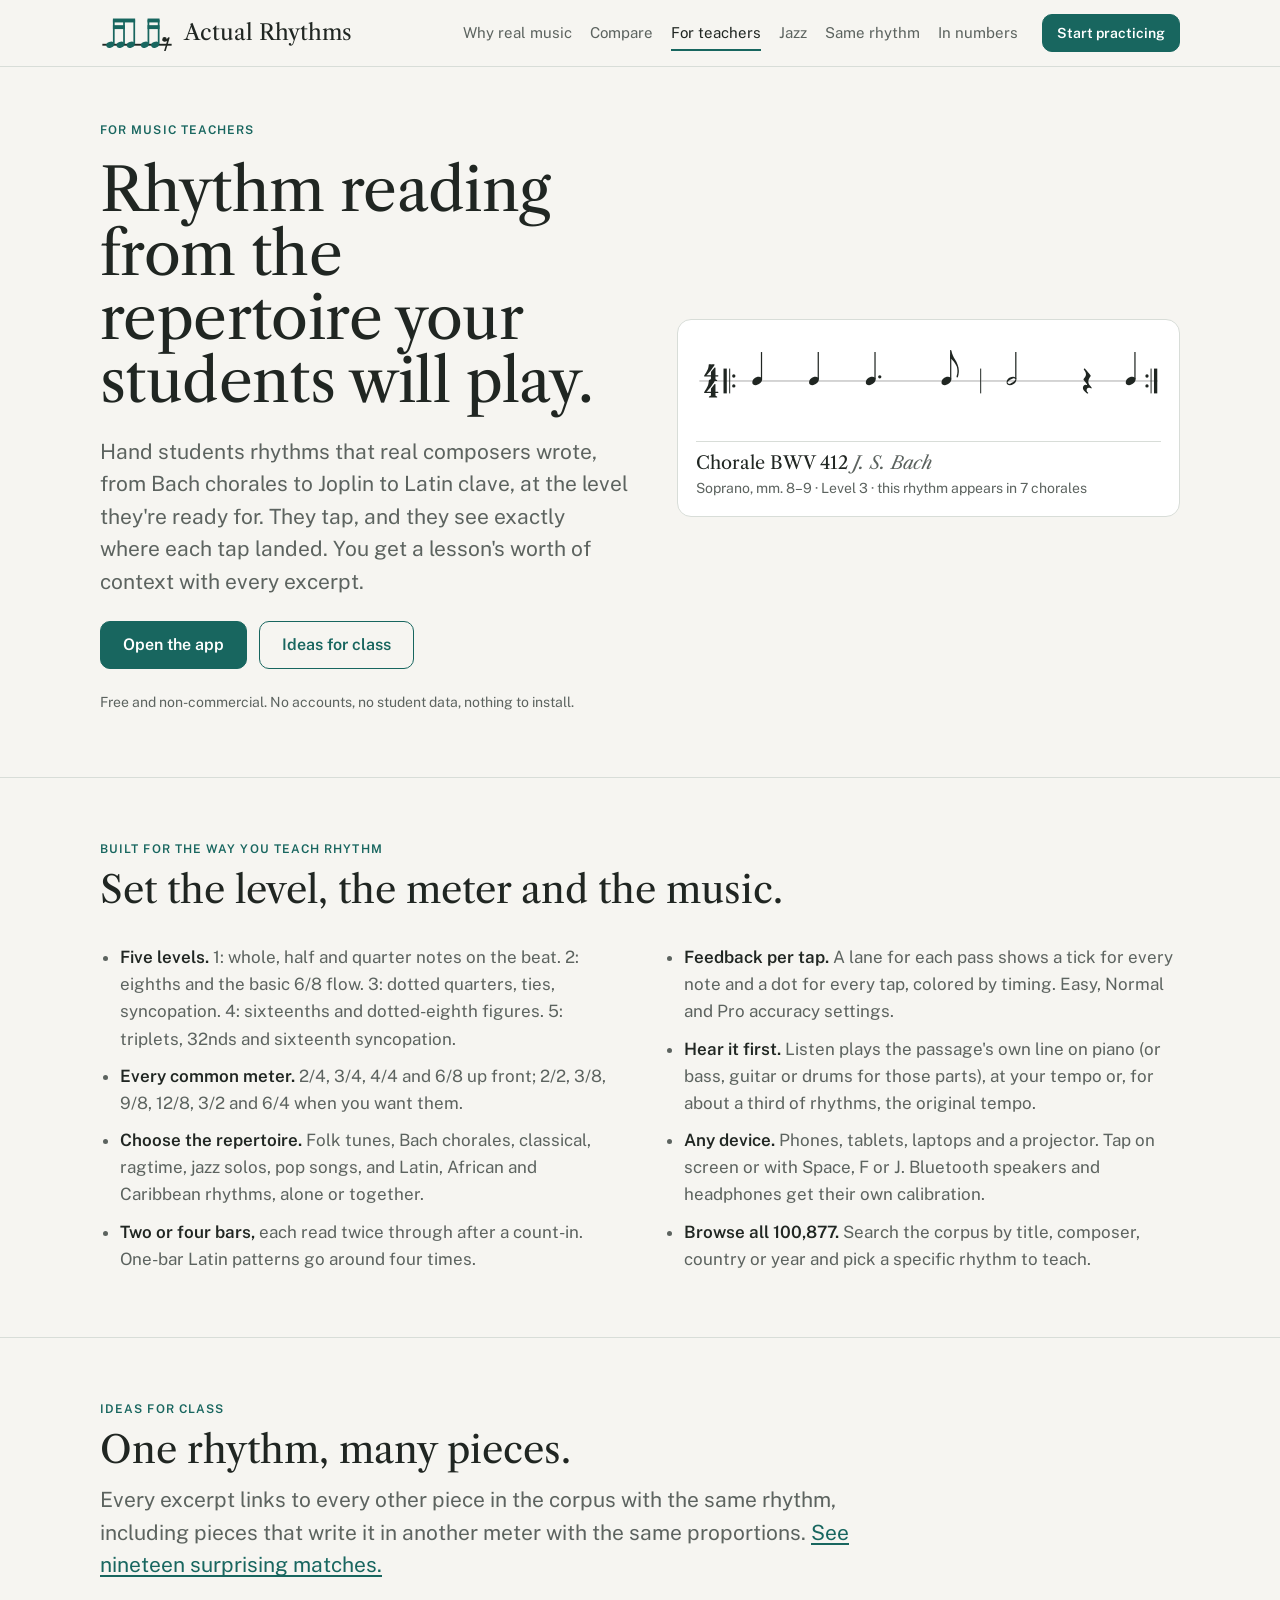
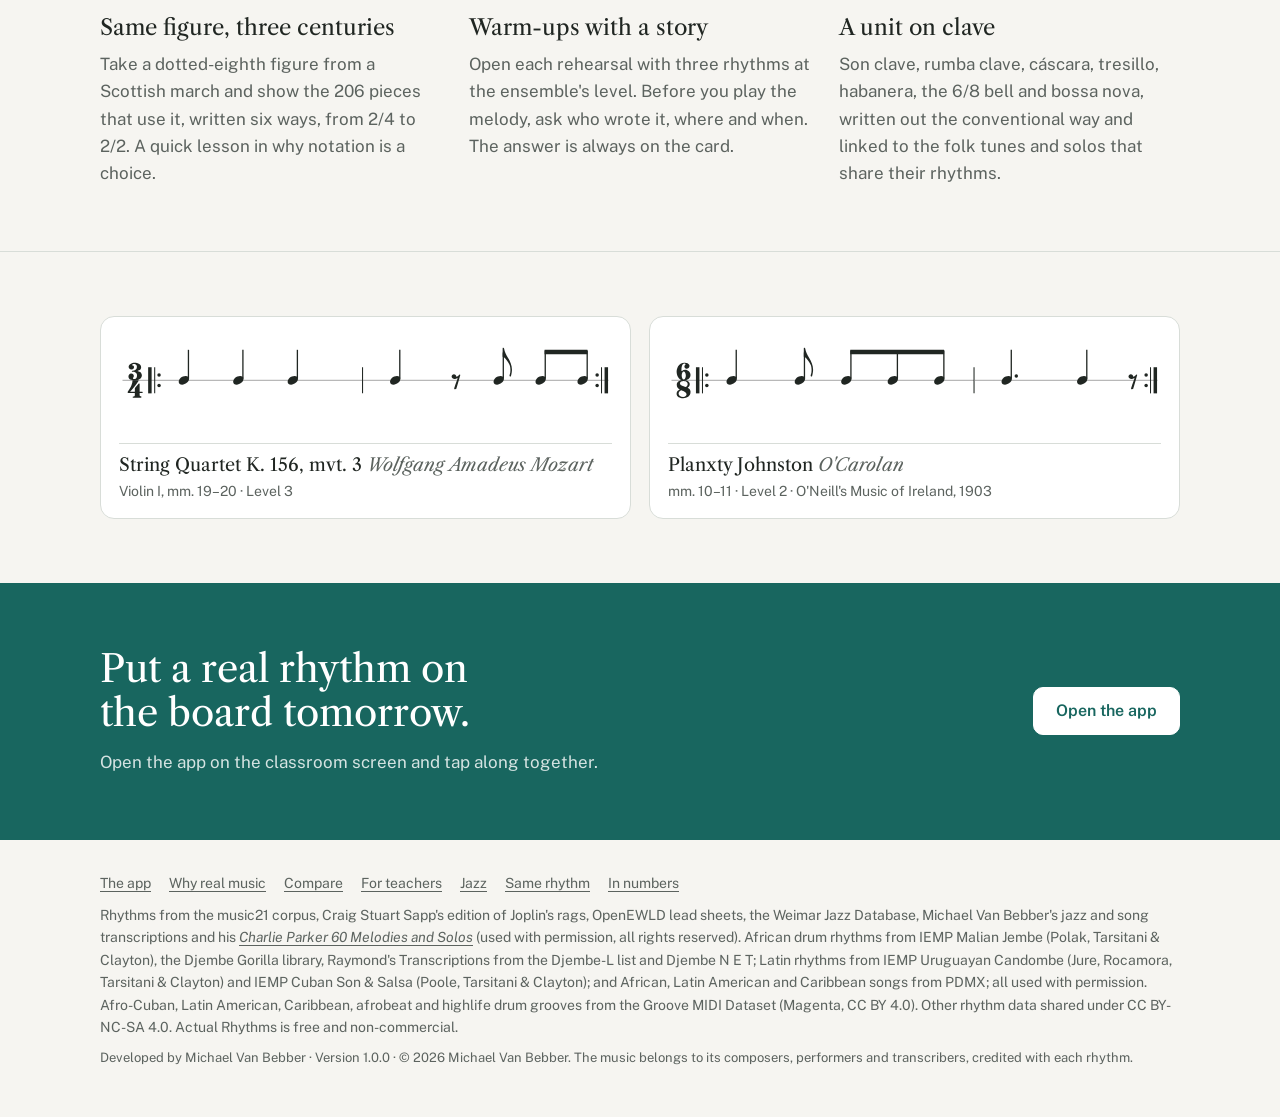
<file: teachers/index.html>
<!doctype html>
<html lang="en">
<head>
<meta charset="utf-8">
<meta name="viewport" content="width=device-width, initial-scale=1, viewport-fit=cover">
<title>Rhythm reading for music teachers | Actual Rhythms</title>
<meta name="description" content="Free rhythm-reading practice from real repertoire: five levels, every common meter, sources to discuss and per-tap timing feedback. No accounts.">
<meta property="og:title" content="Actual Rhythms for teachers">
<meta property="og:description" content="Rhythm reading from the repertoire your students will play. Free, no accounts.">
<link rel="canonical" href="https://actualrhythms.com/teachers/">
<meta property="og:type" content="website">
<meta property="og:site_name" content="Actual Rhythms">
<meta property="og:url" content="https://actualrhythms.com/teachers/">
<meta property="og:image" content="https://actualrhythms.com/landing/social/teachers.png">
<meta property="og:image:width" content="1200">
<meta property="og:image:height" content="630">
<meta property="og:image:alt" content="Actual Rhythms for teachers: a Bach chorale excerpt on a one-line staff.">
<meta name="twitter:card" content="summary_large_image">
<meta name="theme-color" content="#F6F5F1">
<link rel="icon" href="/favicon.svg" type="image/svg+xml">
<link rel="apple-touch-icon" href="/icons/apple-touch-icon.png">
<link rel="preconnect" href="https://fonts.googleapis.com">
<link rel="preconnect" href="https://fonts.gstatic.com" crossorigin>
<link rel="stylesheet" href="https://fonts.googleapis.com/css2?family=Libre+Caslon+Text:ital@0;1&family=Public+Sans:wght@400;500;600;700&family=IBM+Plex+Mono:wght@500;600&display=swap">
<link rel="stylesheet" href="/landing/landing.css">
<script type="application/ld+json" id="ld">
{
 "@context": "https://schema.org",
 "@graph": [
  {
   "@type": "WebPage",
   "@id": "https://actualrhythms.com/teachers/#webpage",
   "url": "https://actualrhythms.com/teachers/",
   "name": "Rhythm reading for music teachers",
   "description": "Free rhythm-reading practice from real repertoire: five levels, every common meter, sources to discuss and per-tap timing feedback. No accounts.",
   "image": "https://actualrhythms.com/landing/social/teachers.png",
   "inLanguage": "en",
   "isAccessibleForFree": true,
   "isPartOf": {
    "@id": "https://actualrhythms.com/#website"
   },
   "breadcrumb": {
    "@id": "https://actualrhythms.com/teachers/#breadcrumb"
   }
  },
  {
   "@type": "BreadcrumbList",
   "@id": "https://actualrhythms.com/teachers/#breadcrumb",
   "itemListElement": [
    {
     "@type": "ListItem",
     "position": 1,
     "name": "Actual Rhythms",
     "item": "https://actualrhythms.com/"
    },
    {
     "@type": "ListItem",
     "position": 2,
     "name": "Rhythm reading for music teachers",
     "item": "https://actualrhythms.com/teachers/"
    }
   ]
  }
 ]
}
</script>
</head>
<body>
<header class="site-head">
  <div class="wrap">
    <a class="brand" href="/why/"><img src="/landing/logo.svg" alt="">Actual Rhythms</a>
    <nav class="site-nav" aria-label="Pages">
      <a href="/why/">Why real music</a>
      <a href="/compare/">Compare</a>
      <a href="/teachers/" aria-current="page">For teachers</a>
      <a href="/jazz/">Jazz</a>
      <a href="/same-rhythm/">Same rhythm</a>
      <a href="/numbers/">In numbers</a>
    </nav>
    <a class="btn btn-primary btn-small" href="/">Start practicing</a>
  </div>
</header>

<main>
  <section class="hero">
    <div class="wrap">
      <div class="hero-copy">
        <p class="eyebrow">For music teachers</p>
        <h1>Rhythm reading from the repertoire your students will play.</h1>
        <p class="lede">Hand students rhythms that real composers wrote, from Bach chorales to Joplin to Latin clave, at the level they're ready for. They tap, and they see exactly where each tap landed. You get a lesson's worth of context with every excerpt.</p>
        <div class="actions">
          <a class="btn btn-primary" href="/">Open the app</a>
          <a class="btn btn-quiet" href="#classroom">Ideas for class</a>
        </div>
        <p class="fine">Free and non-commercial. No accounts, no student data, nothing to install.</p>
      </div>
      <figure class="excerpt">
        <img src="/landing/img/bach-bwv412.svg" alt="Two bars of 4/4: quarter, quarter, dotted quarter, eighth; half note, quarter rest, quarter." width="565" height="112">
        <figcaption><span class="src">Chorale BWV 412 <em>J. S. Bach</em></span><span class="where">Soprano, mm. 8–9 · Level 3 · this rhythm appears in 7 chorales</span></figcaption>
      </figure>
    </div>
  </section>

  <section>
    <div class="wrap">
      <div class="section-head">
        <p class="eyebrow">Built for the way you teach rhythm</p>
        <h2>Set the level, the meter and the music.</h2>
      </div>
      <div class="two-col">
        <ul class="list">
          <li><b>Five levels.</b> 1: whole, half and quarter notes on the beat. 2: eighths and the basic 6/8 flow. 3: dotted quarters, ties, syncopation. 4: sixteenths and dotted-eighth figures. 5: triplets, 32nds and sixteenth syncopation.</li>
          <li><b>Every common meter.</b> 2/4, 3/4, 4/4 and 6/8 up front; 2/2, 3/8, 9/8, 12/8, 3/2 and 6/4 when you want them.</li>
          <li><b>Choose the repertoire.</b> Folk tunes, Bach chorales, classical, ragtime, jazz solos, pop songs, and Latin, African and Caribbean rhythms, alone or together.</li>
          <li><b>Two or four bars,</b> each read twice through after a count-in. One-bar Latin patterns go around four times.</li>
        </ul>
        <ul class="list">
          <li><b>Feedback per tap.</b> A lane for each pass shows a tick for every note and a dot for every tap, colored by timing. Easy, Normal and Pro accuracy settings.</li>
          <li><b>Hear it first.</b> Listen plays the passage's own line on piano (or bass, guitar or drums for those parts), at your tempo or, for about a third of rhythms, the original tempo.</li>
          <li><b>Any device.</b> Phones, tablets, laptops and a projector. Tap on screen or with Space, F or J. Bluetooth speakers and headphones get their own calibration.</li>
          <li><b>Browse all 100,877.</b> Search the corpus by title, composer, country or year and pick a specific rhythm to teach.</li>
        </ul>
      </div>
    </div>
  </section>

  <section id="classroom">
    <div class="wrap">
      <div class="section-head">
        <p class="eyebrow">Ideas for class</p>
        <h2>One rhythm, many pieces.</h2>
        <p class="lede">Every excerpt links to every other piece in the corpus with the same rhythm, including pieces that write it in another meter with the same proportions. <a href="/same-rhythm/">See nineteen surprising matches.</a></p>
      </div>
      <div class="points">
        <div class="point">
          <h3>Same figure, three centuries</h3>
          <p>Take a dotted-eighth figure from a Scottish march and show the 206 pieces that use it, written six ways, from 2/4 to 2/2. A quick lesson in why notation is a choice.</p>
        </div>
        <div class="point">
          <h3>Warm-ups with a story</h3>
          <p>Open each rehearsal with three rhythms at the ensemble's level. Before you play the melody, ask who wrote it, where and when. The answer is always on the card.</p>
        </div>
        <div class="point">
          <h3>A unit on clave</h3>
          <p>Son clave, rumba clave, cáscara, tresillo, habanera, the 6/8 bell and bossa nova, written out the conventional way and linked to the folk tunes and solos that share their rhythms.</p>
        </div>
      </div>
    </div>
  </section>

  <section>
    <div class="wrap gallery">
      <figure class="excerpt">
        <img src="/landing/img/mozart.svg" alt="Two bars of 3/4: three quarters; quarter, eighth rest, three eighths." width="565" height="112">
        <figcaption><span class="src">String Quartet K. 156, mvt. 3 <em>Wolfgang Amadeus Mozart</em></span><span class="where">Violin I, mm. 19–20 · Level 3</span></figcaption>
      </figure>
      <figure class="excerpt">
        <img src="/landing/img/jig.svg" alt="Two bars of 6/8: quarter, eighth, three eighths; dotted quarter, quarter, eighth rest." width="565" height="112">
        <figcaption><span class="src">Planxty Johnston <em>O'Carolan</em></span><span class="where">mm. 10–11 · Level 2 · O'Neill's Music of Ireland, 1903</span></figcaption>
      </figure>
    </div>
  </section>

  <section class="cta">
    <div class="wrap">
      <div class="prose">
        <h2>Put a real rhythm on the board tomorrow.</h2>
        <p>Open the app on the classroom screen and tap along together.</p>
      </div>
      <a class="btn btn-primary" href="/">Open the app</a>
    </div>
  </section>
</main>

<footer class="site-foot">
  <div class="wrap">
    <nav aria-label="More pages"><a href="/">The app</a><a href="/why/">Why real music</a><a href="/compare/">Compare</a><a href="/teachers/">For teachers</a><a href="/jazz/">Jazz</a><a href="/same-rhythm/">Same rhythm</a><a href="/numbers/">In numbers</a></nav>
    <p>Rhythms from the music21 corpus, Craig Stuart Sapp's edition of Joplin's rags, OpenEWLD lead sheets, the Weimar Jazz Database, Michael Van Bebber's jazz and song transcriptions and his <a href="https://qpress.ca/product/60-melodies-solos-charlie-parker-omnibook" target="_blank" rel="noopener"><em>Charlie Parker 60 Melodies and Solos</em></a> (used with permission, all rights reserved). African drum rhythms from IEMP Malian Jembe (Polak, Tarsitani &amp; Clayton), the Djembe Gorilla library, Raymond's Transcriptions from the Djembe-L list and Djembe N E T; Latin rhythms from IEMP Uruguayan Candombe (Jure, Rocamora, Tarsitani &amp; Clayton) and IEMP Cuban Son &amp; Salsa (Poole, Tarsitani &amp; Clayton); and African, Latin American and Caribbean songs from PDMX; all used with permission. Afro-Cuban, Latin American, Caribbean, afrobeat and highlife drum grooves from the Groove MIDI Dataset (Magenta, CC BY 4.0). Other rhythm data shared under CC BY-NC-SA 4.0. Actual Rhythms is free and non-commercial.</p>
    <p class="made-by">Developed by Michael Van Bebber · Version 1.0.0 · © 2026 Michael Van Bebber. The music belongs to its composers, performers and transcribers, credited with each rhythm.</p>
  </div>
</footer>
</body>
</html>
</file>
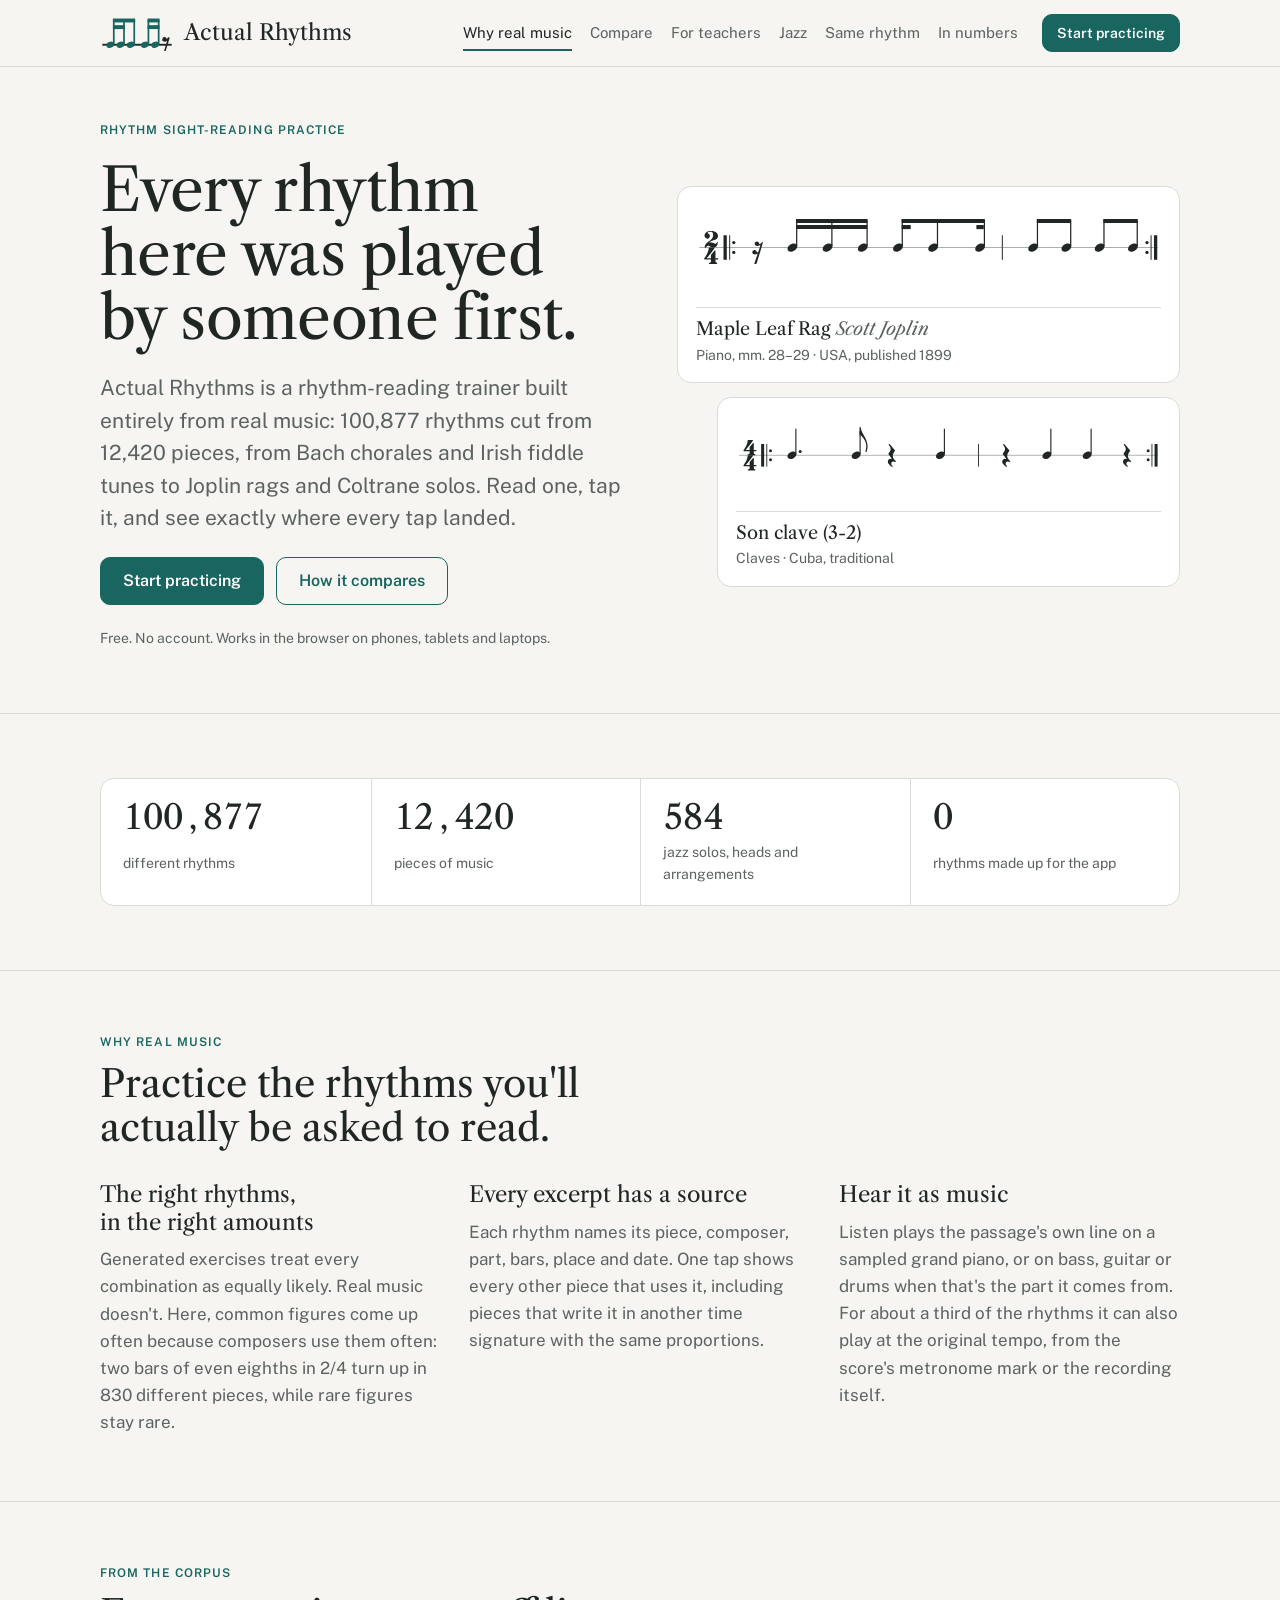
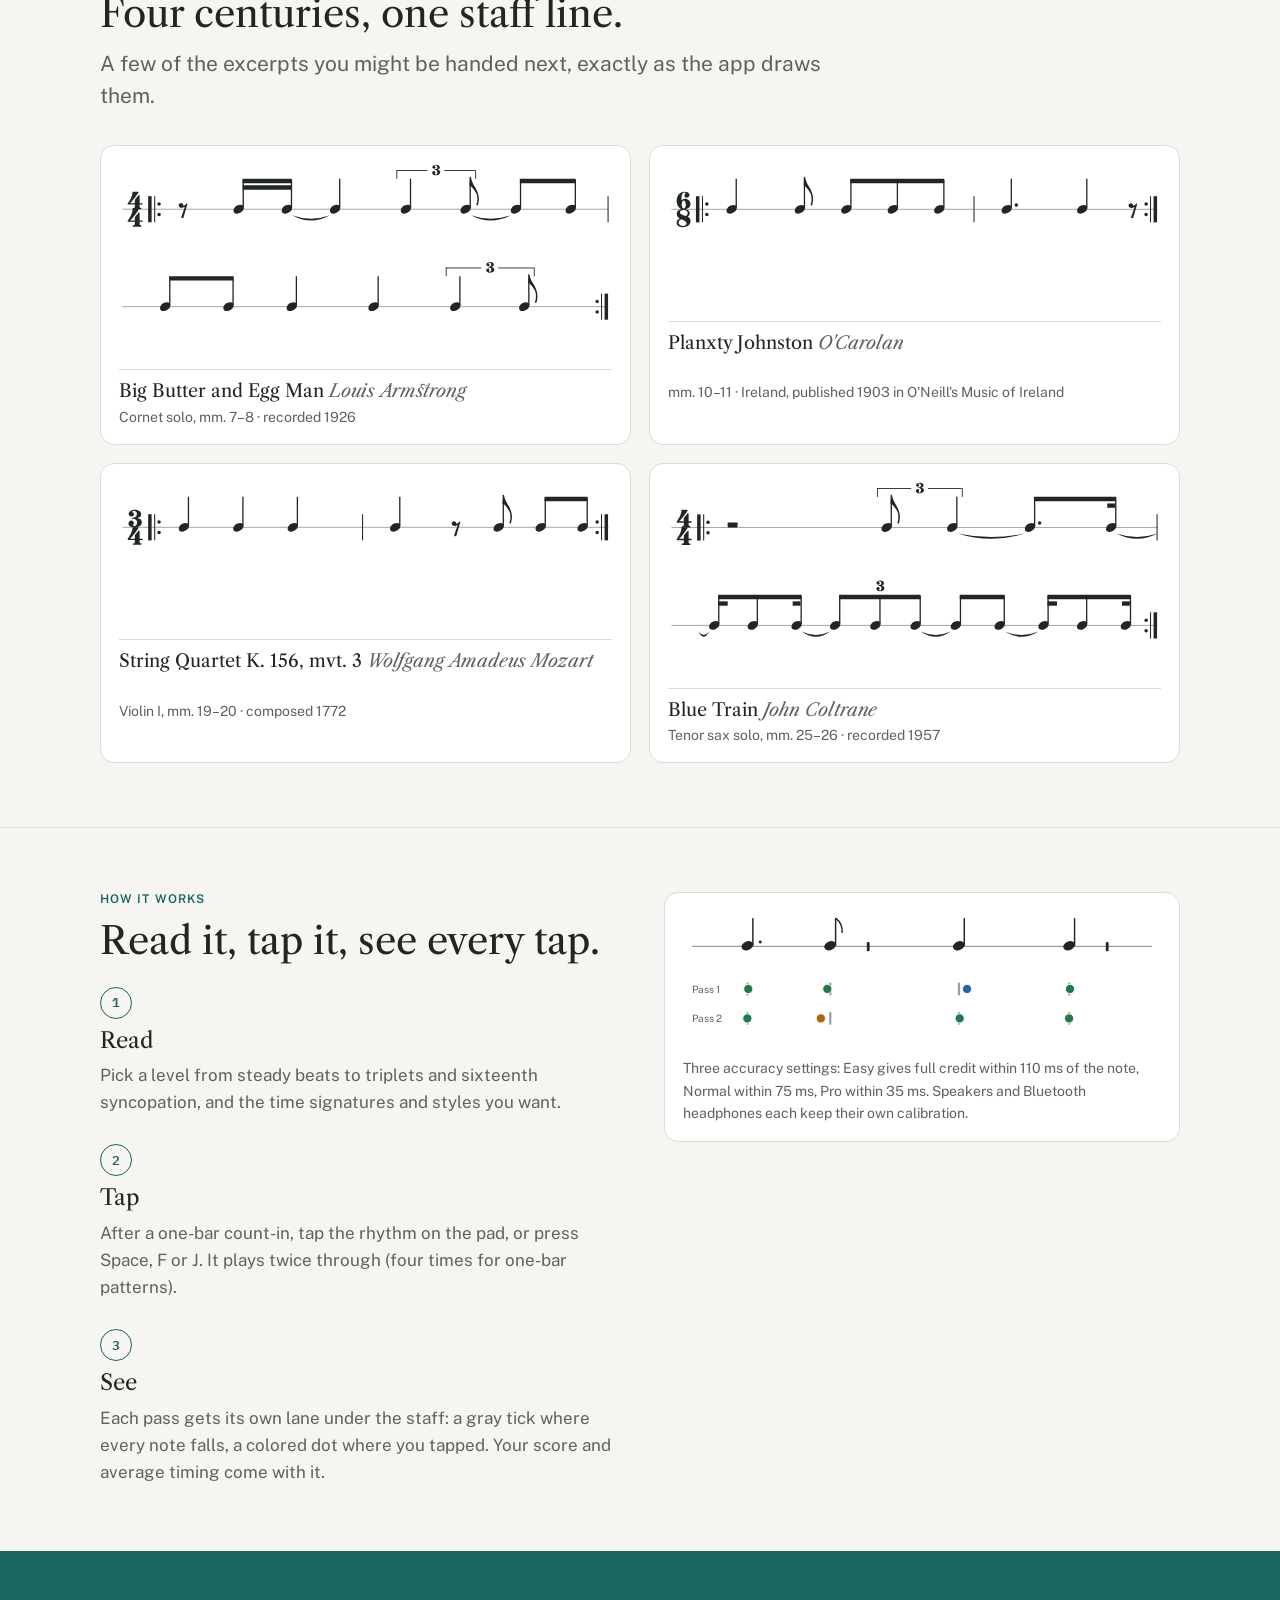
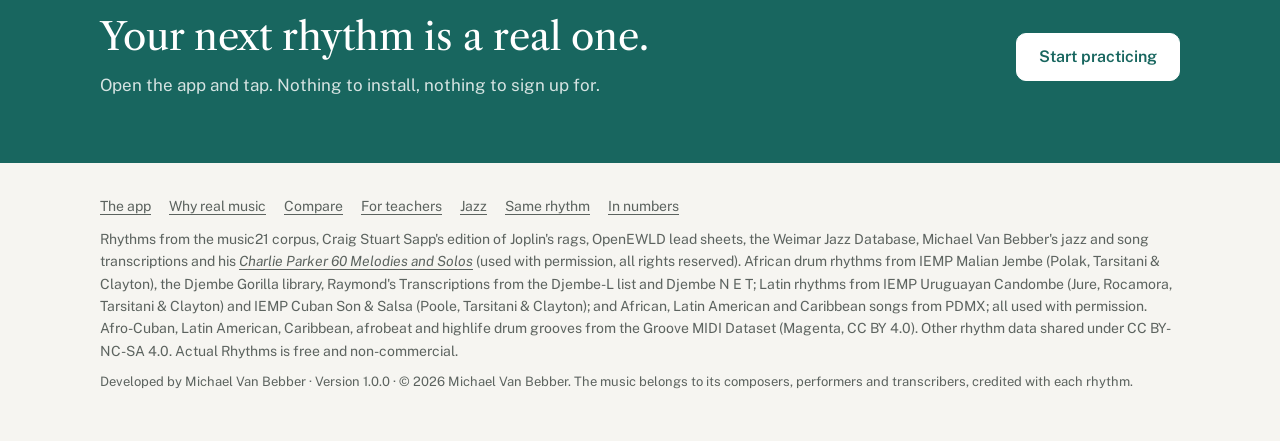
<file: why/index.html>
<!doctype html>
<html lang="en">
<head>
<meta charset="utf-8">
<meta name="viewport" content="width=device-width, initial-scale=1, viewport-fit=cover">
<title>Actual Rhythms: rhythm reading from real music</title>
<meta name="description" content="A free rhythm sight-reading trainer built from real music: 100,877 rhythms from 12,420 pieces, each credited to its source. See every tap.">
<meta property="og:title" content="Actual Rhythms: rhythm reading from real music">
<meta property="og:description" content="100,877 rhythms from 12,420 real pieces. Tap along and see every tap, to the millisecond. Free.">
<link rel="canonical" href="https://actualrhythms.com/why/">
<meta property="og:type" content="website">
<meta property="og:site_name" content="Actual Rhythms">
<meta property="og:url" content="https://actualrhythms.com/why/">
<meta property="og:image" content="https://actualrhythms.com/landing/social/why.png">
<meta property="og:image:width" content="1200">
<meta property="og:image:height" content="630">
<meta property="og:image:alt" content="Actual Rhythms: every rhythm here was played by someone first. A Mozart excerpt on a one-line staff.">
<meta name="twitter:card" content="summary_large_image">
<meta name="theme-color" content="#F6F5F1">
<link rel="icon" href="/favicon.svg" type="image/svg+xml">
<link rel="apple-touch-icon" href="/icons/apple-touch-icon.png">
<link rel="preconnect" href="https://fonts.googleapis.com">
<link rel="preconnect" href="https://fonts.gstatic.com" crossorigin>
<link rel="stylesheet" href="https://fonts.googleapis.com/css2?family=Libre+Caslon+Text:ital@0;1&family=Public+Sans:wght@400;500;600;700&family=IBM+Plex+Mono:wght@500;600&display=swap">
<link rel="stylesheet" href="/landing/landing.css">
<script type="application/ld+json" id="ld">
{
 "@context": "https://schema.org",
 "@graph": [
  {
   "@type": "WebPage",
   "@id": "https://actualrhythms.com/why/#webpage",
   "url": "https://actualrhythms.com/why/",
   "name": "Actual Rhythms: rhythm reading from real music",
   "description": "A free rhythm sight-reading trainer built from real music: 100,877 rhythms from 12,420 pieces, each credited to its source. See every tap.",
   "image": "https://actualrhythms.com/landing/social/why.png",
   "inLanguage": "en",
   "isAccessibleForFree": true,
   "isPartOf": {
    "@id": "https://actualrhythms.com/#website"
   },
   "breadcrumb": {
    "@id": "https://actualrhythms.com/why/#breadcrumb"
   }
  },
  {
   "@type": "BreadcrumbList",
   "@id": "https://actualrhythms.com/why/#breadcrumb",
   "itemListElement": [
    {
     "@type": "ListItem",
     "position": 1,
     "name": "Actual Rhythms",
     "item": "https://actualrhythms.com/"
    },
    {
     "@type": "ListItem",
     "position": 2,
     "name": "Actual Rhythms: rhythm reading from real music",
     "item": "https://actualrhythms.com/why/"
    }
   ]
  }
 ]
}
</script>
</head>
<body>
<header class="site-head">
  <div class="wrap">
    <a class="brand" href="/why/"><img src="/landing/logo.svg" alt="">Actual Rhythms</a>
    <nav class="site-nav" aria-label="Pages">
      <a href="/why/" aria-current="page">Why real music</a>
      <a href="/compare/">Compare</a>
      <a href="/teachers/">For teachers</a>
      <a href="/jazz/">Jazz</a>
      <a href="/same-rhythm/">Same rhythm</a>
      <a href="/numbers/">In numbers</a>
    </nav>
    <a class="btn btn-primary btn-small" href="/">Start practicing</a>
  </div>
</header>

<main>
  <section class="hero">
    <div class="wrap">
      <div class="hero-copy">
        <p class="eyebrow">Rhythm sight-reading practice</p>
        <h1>Every rhythm here was played by someone first.</h1>
        <p class="lede">Actual Rhythms is a rhythm-reading trainer built entirely from real music: 100,877 rhythms cut from 12,420 pieces, from Bach chorales and Irish fiddle tunes to Joplin rags and Coltrane solos. Read one, tap it, and see exactly where every tap landed.</p>
        <div class="actions">
          <a class="btn btn-primary" href="/">Start practicing</a>
          <a class="btn btn-quiet" href="/compare/">How it compares</a>
        </div>
        <p class="fine">Free. No account. Works in the browser on phones, tablets and laptops.</p>
      </div>
      <div class="excerpt-stack">
        <figure class="excerpt">
          <img src="/landing/img/joplin.svg" alt="Two bars of 2/4: a sixteenth rest, sixteenths and syncopated eighths, then four eighths." width="565" height="112">
          <figcaption><span class="src">Maple Leaf Rag <em>Scott Joplin</em></span><span class="where">Piano, mm. 28–29 · USA, published 1899</span></figcaption>
        </figure>
        <figure class="excerpt">
          <img src="/landing/img/clave.svg" alt="Son clave, 3-2: dotted quarter, eighth, rest, quarter; then rest, two quarters, rest." width="565" height="112">
          <figcaption><span class="src">Son clave (3-2)</span><span class="where">Claves · Cuba, traditional</span></figcaption>
        </figure>
      </div>
    </div>
  </section>

  <section>
    <div class="wrap">
      <div class="stats" role="list">
        <div class="stat" role="listitem"><b>100,877</b><span>different rhythms</span></div>
        <div class="stat" role="listitem"><b>12,420</b><span>pieces of music</span></div>
        <div class="stat" role="listitem"><b>584</b><span>jazz solos, heads and arrangements</span></div>
        <div class="stat" role="listitem"><b>0</b><span>rhythms made up for the app</span></div>
      </div>
    </div>
  </section>

  <section>
    <div class="wrap">
      <div class="section-head">
        <p class="eyebrow">Why real music</p>
        <h2>Practice the rhythms you'll actually be asked to read.</h2>
      </div>
      <div class="points">
        <div class="point">
          <h3>The right rhythms, in the right amounts</h3>
          <p>Generated exercises treat every combination as equally likely. Real music doesn't. Here, common figures come up often because composers use them often: two bars of even eighths in 2/4 turn up in 830 different pieces, while rare figures stay rare.</p>
        </div>
        <div class="point">
          <h3>Every excerpt has a source</h3>
          <p>Each rhythm names its piece, composer, part, bars, place and date. One tap shows every other piece that uses it, including pieces that write it in another time signature with the same proportions.</p>
        </div>
        <div class="point">
          <h3>Hear it as music</h3>
          <p>Listen plays the passage's own line on a sampled grand piano, or on bass, guitar or drums when that's the part it comes from. For about a third of the rhythms it can also play at the original tempo, from the score's metronome mark or the recording itself.</p>
        </div>
      </div>
    </div>
  </section>

  <section>
    <div class="wrap">
      <div class="section-head">
        <p class="eyebrow">From the corpus</p>
        <h2>Four centuries, one staff line.</h2>
        <p class="lede">A few of the excerpts you might be handed next, exactly as the app draws them.</p>
      </div>
      <div class="gallery">
        <figure class="excerpt">
          <img src="/landing/img/armstrong-big-butter.svg" alt="Two bars of 4/4 from a cornet solo: sixteenth syncopation, a tied triplet and quarter notes." width="565" height="224">
          <figcaption><span class="src">Big Butter and Egg Man <em>Louis Armstrong</em></span><span class="where">Cornet solo, mm. 7–8 · recorded 1926</span></figcaption>
        </figure>
        <figure class="excerpt">
          <img src="/landing/img/jig.svg" alt="Two bars of 6/8: quarter, eighth, three eighths; dotted quarter, quarter, eighth rest." width="565" height="112">
          <figcaption><span class="src">Planxty Johnston <em>O'Carolan</em></span><span class="where">mm. 10–11 · Ireland, published 1903 in O'Neill's Music of Ireland</span></figcaption>
        </figure>
        <figure class="excerpt">
          <img src="/landing/img/mozart.svg" alt="Two bars of 3/4: three quarters; quarter, eighth rest, three eighths." width="565" height="112">
          <figcaption><span class="src">String Quartet K. 156, mvt. 3 <em>Wolfgang Amadeus Mozart</em></span><span class="where">Violin I, mm. 19–20 · composed 1772</span></figcaption>
        </figure>
        <figure class="excerpt">
          <img src="/landing/img/coltrane-blue-train.svg" alt="Two bars of 4/4 from a tenor solo: a tied triplet, dotted and syncopated sixteenths, and triplets." width="565" height="224">
          <figcaption><span class="src">Blue Train <em>John Coltrane</em></span><span class="where">Tenor sax solo, mm. 25–26 · recorded 1957</span></figcaption>
        </figure>
      </div>
    </div>
  </section>

  <section>
    <div class="wrap two-col">
      <div class="section-head" style="margin-bottom:0">
        <p class="eyebrow">How it works</p>
        <h2>Read it, tap it, see every tap.</h2>
        <ol class="steps" style="grid-template-columns:1fr; margin-top:12px">
          <li><h3>Read</h3><p>Pick a level from steady beats to triplets and sixteenth syncopation, and the time signatures and styles you want.</p></li>
          <li><h3>Tap</h3><p>After a one-bar count-in, tap the rhythm on the pad, or press Space, F or J. It plays twice through (four times for one-bar patterns).</p></li>
          <li><h3>See</h3><p>Each pass gets its own lane under the staff: a gray tick where every note falls, a colored dot where you tapped. Your score and average timing come with it.</p></li>
        </ol>
      </div>
      <div class="lanes" aria-label="Example of the tap feedback: two passes, each with a tick per note and a dot per tap">
        <svg viewBox="0 0 520 150" role="img" aria-label="Tap feedback: gray ticks for notes, colored dots for taps">
          <rect x="0" y="0" width="520" height="150" fill="#FFFFFF"/>
          <rect x="10" y="40" width="500" height="1.4" fill="#9AA19C"/>
          <g fill="#202622">
            <ellipse cx="70" cy="40" rx="6.5" ry="4.8" transform="rotate(-22 70 40)"/><rect x="75.2" y="10" width="1.6" height="30"/>
            <circle cx="84" cy="36" r="1.6"/>
            <ellipse cx="160" cy="40" rx="6.5" ry="4.8" transform="rotate(-22 160 40)"/><rect x="165.2" y="10" width="1.6" height="30"/>
            <path d="M 166 10 q 8 6 7 16" fill="none" stroke="#202622" stroke-width="1.6"/>
            <ellipse cx="300" cy="40" rx="6.5" ry="4.8" transform="rotate(-22 300 40)"/><rect x="305.2" y="10" width="1.6" height="30"/>
            <ellipse cx="420" cy="40" rx="6.5" ry="4.8" transform="rotate(-22 420 40)"/><rect x="425.2" y="10" width="1.6" height="30"/>
            <rect x="200" y="36" width="3" height="10" rx="1"/><rect x="460" y="36" width="3" height="10" rx="1"/>
          </g>
          <g font-family="Public Sans, system-ui, sans-serif" font-size="11" fill="#5C635F"><text x="10" y="91">Pass 1</text><text x="10" y="123">Pass 2</text></g>
          <g fill="#9AA19C">
            <rect x="69" y="80" width="2.4" height="14" rx="1"/><rect x="159" y="80" width="2.4" height="14" rx="1"/><rect x="299" y="80" width="2.4" height="14" rx="1"/><rect x="419" y="80" width="2.4" height="14" rx="1"/>
            <rect x="69" y="112" width="2.4" height="14" rx="1"/><rect x="159" y="112" width="2.4" height="14" rx="1"/><rect x="299" y="112" width="2.4" height="14" rx="1"/><rect x="419" y="112" width="2.4" height="14" rx="1"/>
          </g>
          <g stroke="#FFFFFF" stroke-width="1">
            <circle cx="71" cy="87" r="5" fill="#1E7A4C"/><circle cx="157" cy="87" r="5" fill="#1E7A4C"/><circle cx="309" cy="87" r="5" fill="#2563A8"/><circle cx="421" cy="87" r="5" fill="#1E7A4C"/>
            <circle cx="70" cy="119" r="5" fill="#1E7A4C"/><circle cx="150" cy="119" r="5" fill="#B5600B"/><circle cx="301" cy="119" r="5" fill="#1E7A4C"/><circle cx="420" cy="119" r="5" fill="#1E7A4C"/>
          </g>
        </svg>
        <p class="fine" style="margin-top:10px">Three accuracy settings: Easy gives full credit within 110 ms of the note, Normal within 75 ms, Pro within 35 ms. Speakers and Bluetooth headphones each keep their own calibration.</p>
      </div>
    </div>
  </section>

  <section class="cta">
    <div class="wrap">
      <div class="prose">
        <h2>Your next rhythm is a real one.</h2>
        <p>Open the app and tap. Nothing to install, nothing to sign up for.</p>
      </div>
      <a class="btn btn-primary" href="/">Start practicing</a>
    </div>
  </section>
</main>

<footer class="site-foot">
  <div class="wrap">
    <nav aria-label="More pages"><a href="/">The app</a><a href="/why/">Why real music</a><a href="/compare/">Compare</a><a href="/teachers/">For teachers</a><a href="/jazz/">Jazz</a><a href="/same-rhythm/">Same rhythm</a><a href="/numbers/">In numbers</a></nav>
    <p>Rhythms from the music21 corpus, Craig Stuart Sapp's edition of Joplin's rags, OpenEWLD lead sheets, the Weimar Jazz Database, Michael Van Bebber's jazz and song transcriptions and his <a href="https://qpress.ca/product/60-melodies-solos-charlie-parker-omnibook" target="_blank" rel="noopener"><em>Charlie Parker 60 Melodies and Solos</em></a> (used with permission, all rights reserved). African drum rhythms from IEMP Malian Jembe (Polak, Tarsitani &amp; Clayton), the Djembe Gorilla library, Raymond's Transcriptions from the Djembe-L list and Djembe N E T; Latin rhythms from IEMP Uruguayan Candombe (Jure, Rocamora, Tarsitani &amp; Clayton) and IEMP Cuban Son &amp; Salsa (Poole, Tarsitani &amp; Clayton); and African, Latin American and Caribbean songs from PDMX; all used with permission. Afro-Cuban, Latin American, Caribbean, afrobeat and highlife drum grooves from the Groove MIDI Dataset (Magenta, CC BY 4.0). Other rhythm data shared under CC BY-NC-SA 4.0. Actual Rhythms is free and non-commercial.</p>
    <p class="made-by">Developed by Michael Van Bebber · Version 1.0.0 · © 2026 Michael Van Bebber. The music belongs to its composers, performers and transcribers, credited with each rhythm.</p>
  </div>
</footer>
</body>
</html>
</file>
<file: styles.css>
/* Actual Rhythms — practice tool UI.
   Layouts are chosen from viewport size (see computeLayout in index.html) and set as
   <html data-layout="phone | phone-landscape | medium | wide">. */

:root {
  --page: #F6F5F1;
  --surface: #FFFFFF;
  --ink: #202622;
  --muted: #646B67;
  --teal: #18665F;
  --teal-hover: #145750;
  --teal-press: #11483F;
  --teal-pale: #E4F0EB;
  --teal-pale-press: #CFE4DB;
  --border: #D8DDD8;
  --border-strong: #B9C1BB;
  --focus: #18665F;
  /* timing grades (on white) */
  --perfect: #1E7A4C;
  --good: #2563A8;
  --off: #B5600B;
  --miss: #B42318;
  --star: #B7791F;
  --star-pale: #FBF1DE;

  --s1: 4px; --s2: 8px; --s3: 12px; --s4: 16px; --s5: 24px;
  --radius: 10px;
  --radius-sm: 8px;
  --control-h: 40px;
  --font-serif: "Libre Caslon Text", "Iowan Old Style", Georgia, "Times New Roman", serif;
  --font-sans: "Public Sans", system-ui, -apple-system, "Segoe UI", Roboto, sans-serif;
  --font-mono: "IBM Plex Mono", ui-monospace, Menlo, Consolas, monospace;
  --gutter: 16px;
  color-scheme: light;
}
@media (pointer: coarse) { :root { --control-h: 44px; } }

* { box-sizing: border-box; }
[hidden] { display: none !important; }
html { -webkit-text-size-adjust: 100%; text-size-adjust: 100%; }
body {
  margin: 0;
  background: var(--page);
  color: var(--ink);
  font: 400 15px/1.45 var(--font-sans);
}
button, input { font: inherit; color: inherit; }
button { cursor: pointer; }
:focus-visible { outline: 2px solid var(--focus); outline-offset: 2px; }
.icon { width: 20px; height: 20px; flex: none; }
h1, h2, h3 { margin: 0; font-weight: 600; }

/* kbd hints only where there is a keyboard-and-mouse style pointer */
kbd {
  font: 500 11px/1 var(--font-mono);
  padding: 3px 5px;
  border: 1px solid currentColor;
  border-radius: 4px;
  opacity: 0.6;
}
.btn kbd { margin-left: 2px; }
@media (hover: none), (pointer: coarse) { .btn kbd { display: none; } }

/* ---------- shell ---------- */
.app {
  max-width: 1360px;
  margin: 0 auto;
  padding-top: max(var(--s3), env(safe-area-inset-top, 0px));
  padding-bottom: max(var(--s4), env(safe-area-inset-bottom, 0px));
  padding-left: max(var(--gutter), env(safe-area-inset-left, 0px));
  padding-right: max(var(--gutter), env(safe-area-inset-right, 0px));
  display: flex;
  flex-direction: column;
  gap: var(--s3);
}
.topbar { display: flex; align-items: center; justify-content: space-between; gap: var(--s3); min-height: 44px; }
.brand { min-width: 0; display: flex; flex-direction: column; }
.wordmark { font: 400 22px/1.15 var(--font-serif); letter-spacing: -0.01em; }
.today { margin: 2px 0 0; color: var(--muted); font-size: 13px; }
/* links to the landing pages, under the practice column */
.page-about { margin: var(--s3) 0 0; max-width: 72ch; font-size: 14px; line-height: 1.5; color: var(--muted); }
.page-links { display: flex; flex-wrap: wrap; gap: 6px 18px; padding: var(--s2) 0 var(--s4); font-size: 14px; }
.page-links a { color: var(--muted); }
.page-links a:hover { color: inherit; }
/* a landscape phone has no height to spare: the links are in Settings, under About */
/* phones: the links move to the foot of the result and source card (app.js), below what matters there */
.card-links { display: none; }
html[data-layout^="phone"] .page-links { display: none; }
html[data-layout^="phone"] .card-links { display: flex; margin-top: var(--s4); padding: var(--s3) 0 0; border-top: 1px solid var(--border); }
html[data-layout^="phone"] .page-about { display: none; }
/* the credit line (written by tools/seo.py): under the page links, and on phones at the foot of the card */
.made-by { margin: 0 0 var(--s4); font-size: 12px; line-height: 1.5; color: var(--muted); }
.card-made-by { display: none; }
html[data-layout^="phone"] .made-by { display: none; }
html[data-layout^="phone"] .card-made-by { display: block; margin: var(--s2) 0 0; }

.workspace { display: grid; grid-template-columns: minmax(0, 1fr); gap: var(--s5); align-items: start; }
.practice { display: flex; flex-direction: column; gap: var(--s4); min-width: 0; }
.stage { display: flex; flex-direction: column; gap: var(--s3); min-width: 0; }
.score-col { display: flex; flex-direction: column; gap: var(--s3); min-width: 0; }

/* ---------- buttons ---------- */
.btn {
  display: inline-flex; align-items: center; justify-content: center; gap: var(--s2);
  min-height: var(--control-h); min-width: var(--control-h);
  padding: 0 var(--s4);
  border: 1px solid var(--border-strong);
  border-radius: var(--radius-sm);
  background: var(--surface);
  font-weight: 500; font-size: 15px;
  white-space: nowrap;
  -webkit-tap-highlight-color: transparent;
}
.btn:hover { border-color: var(--muted); }
.btn:active { background: var(--page); }
.btn:disabled { opacity: 0.45; cursor: default; }
.btn-primary { background: var(--teal); border-color: var(--teal); color: #fff; }
.btn-primary:hover { background: var(--teal-hover); border-color: var(--teal-hover); }
.btn-primary:active { background: var(--teal-press); }
.btn-quiet { border-color: transparent; background: transparent; }
.btn-quiet:hover { background: var(--teal-pale); border-color: transparent; }
.btn-icon { padding: 0; width: var(--control-h); }
.btn .icon { width: 18px; height: 18px; }
.settings-btn { padding: 0 var(--s3); }

/* ---------- metadata ---------- */
.meta { display: flex; align-items: center; justify-content: space-between; gap: var(--s2); min-height: 28px; }
.meta-chips { display: flex; flex-wrap: wrap; gap: 6px; min-width: 0; }
.chip {
  display: inline-flex; align-items: center; height: 26px; padding: 0 10px;
  border-radius: 99px; background: var(--teal-pale); color: var(--ink);
  font-size: 13px; font-weight: 500; white-space: nowrap; font-variant-numeric: tabular-nums;
}
.pool-note {
  border: 0; background: none; padding: 4px 0; color: var(--muted); font-size: 13px;
  white-space: nowrap; overflow: hidden; text-overflow: ellipsis; min-width: 0; text-align: right;
}
.pool-note:hover { color: var(--ink); text-decoration: underline; }

/* ---------- notation ---------- */
.sheet {
  background: var(--surface);
  border: 1px solid var(--border);
  border-radius: var(--radius);
  padding: var(--s2) var(--s3);
  min-width: 0;
}
.score-wrap { position: relative; min-height: 112px; overflow-x: auto; overscroll-behavior-x: contain; }
#score svg { display: block; }
#playhead { position: absolute; width: 2px; background: var(--teal); border-radius: 2px; pointer-events: none; }
#countin {
  position: absolute; inset: 0; display: grid; place-items: center; pointer-events: none;
  font: 700 clamp(72px, 15vh, 128px)/1 var(--font-sans); color: var(--teal); font-variant-numeric: tabular-nums;
  text-shadow: 0 0 12px var(--surface), 0 0 4px var(--surface);
}
.empty { padding: var(--s5) var(--s3); text-align: center; color: var(--muted); display: grid; gap: var(--s3); justify-items: center; }

/* ---------- transport + tempo ---------- */
.controls { display: flex; align-items: center; gap: var(--s3); flex-wrap: wrap; }
.transport { display: flex; gap: var(--s2); flex-wrap: wrap; }
.tempo { display: flex; align-items: center; gap: var(--s2); }
.tempo-slider { width: 160px; height: var(--control-h); margin: 0; accent-color: var(--teal); cursor: pointer; touch-action: pan-x; }
.tempo-value {
  min-height: var(--control-h); min-width: 84px; padding: 0 var(--s3);
  border: 1px solid var(--border-strong); border-radius: var(--radius-sm); background: var(--surface);
  font-weight: 700; font-size: 16px; font-variant-numeric: tabular-nums; white-space: nowrap;
}
.tempo-value:hover { border-color: var(--teal); }
.tempo-unit { font-weight: 600; font-size: 13px; color: var(--muted); }
.tempo-input {
  width: 84px; min-height: var(--control-h); padding: 0;
  border: 2px solid var(--teal); border-radius: var(--radius-sm); background: var(--surface);
  text-align: center; font-size: 17px; font-weight: 700; font-variant-numeric: tabular-nums; -moz-appearance: textfield; appearance: textfield;
}
.tempo-input::-webkit-outer-spin-button, .tempo-input::-webkit-inner-spin-button { -webkit-appearance: none; margin: 0; }
.tempo-beat { color: var(--muted); font-size: 12px; }
/* Original: play at the excerpt's own tempo when the source gives one */
.tempo-orig {
  height: var(--control-h); padding: 0 10px; border: 1px solid var(--border-strong); border-radius: var(--radius-sm);
  background: var(--surface); color: var(--ink); font: inherit; font-weight: 600; font-size: 13px; cursor: pointer; white-space: nowrap;
}
.tempo-orig:hover { border-color: var(--teal); }
.tempo-orig[aria-pressed="true"] { background: var(--teal); border-color: var(--teal); color: #fff; }
/* on, but this excerpt has no known tempo: the slider's tempo is used */
.tempo-orig[aria-pressed="true"].na { background: var(--teal-pale); border-color: var(--teal); border-style: dashed; color: var(--teal); }
.tempo-orig.na:not([aria-pressed="true"]) { color: var(--muted); }
.orig-on .tempo-value { border-color: var(--teal); color: var(--teal); }
.tempo-beat:empty { display: none; }

/* ---------- tap pad ---------- */
.pad {
  position: relative;
  display: flex; flex-direction: column; align-items: center; justify-content: center; gap: var(--s1);
  min-height: 112px; padding: var(--s3);
  border: 1px solid #C9DED5; border-radius: var(--radius);
  background: var(--teal-pale); color: var(--ink);
  text-align: center;
  cursor: pointer;
  touch-action: none;           /* no scrolling or zooming gestures start on the pad */
  user-select: none; -webkit-user-select: none; -webkit-touch-callout: none;
  -webkit-tap-highlight-color: transparent;
}
.pad.flash { background: var(--teal-pale-press); }
.pad-icon { width: 36px; height: 36px; color: var(--teal); }
.pad-label { font-size: 20px; font-weight: 600; line-height: 1.2; }
.pad-label .short { display: none; }
.pad-status { min-height: 1.4em; font-size: 13px; color: var(--muted); }
.pad[data-state="playing"] .pad-status, .pad[data-state="countin"] .pad-status { color: var(--teal); font-weight: 600; }

/* ---------- outcome: results + source ---------- */
.outcome { display: flex; flex-direction: column; gap: var(--s3); min-width: 0; }
.outcome:empty { display: none; }
.card { background: var(--surface); border: 1px solid var(--border); border-radius: var(--radius); padding: var(--s4); min-width: 0; }
.result { display: grid; gap: var(--s3); }
.result-top { display: flex; flex-wrap: wrap; align-items: center; gap: var(--s2) var(--s5); }
.bigscore { font: 400 40px/1 var(--font-serif); font-variant-numeric: tabular-nums; }
.bigscore small { font-size: 18px; color: var(--muted); margin-left: 2px; }
.verdict { margin: 0; color: var(--muted); max-width: 52ch; }
.counts { display: flex; flex-wrap: wrap; gap: 6px; }
.count {
  display: inline-flex; align-items: center; gap: 6px; height: 26px; padding: 0 10px;
  border: 1px solid var(--border); border-radius: 99px; font-size: 13px; font-variant-numeric: tabular-nums;
}
.count::before { content: ""; width: 8px; height: 8px; border-radius: 50%; background: var(--c); }
.legend { margin: 0; font-size: 12px; color: var(--muted); }
.source { display: grid; gap: var(--s2); }
.eyebrow { font-size: 12px; font-weight: 600; letter-spacing: 0.06em; text-transform: uppercase; color: var(--muted); }
.source h3 { font: 400 20px/1.25 var(--font-serif); text-wrap: balance; }
.source h3 em { color: var(--muted); font-size: 16px; }
.source p { margin: 0; color: var(--muted); font-size: 14px; }
.source ul { margin: 0; padding-left: 18px; color: var(--muted); font-size: 14px; }
.source .link-btn {
  justify-self: start; margin-top: var(--s1); padding: 6px 0; border: 0; background: none;
  color: var(--teal); font: inherit; font-size: 14px; font-weight: 600; cursor: pointer;
  text-decoration: underline; text-decoration-color: transparent; text-underline-offset: 3px;
}
.source .link-btn.inline { justify-self: stretch; margin: 0; padding: 0; text-align: left; font-weight: 500; }
.source .link-btn:hover { text-decoration-color: currentColor; }
.source .actions { display: flex; flex-wrap: wrap; gap: var(--s2); margin-top: var(--s1); }
.locked { background: var(--surface); border: 1px solid var(--border); border-radius: var(--radius); }
.locked > summary {
  list-style: none; display: flex; align-items: center; gap: var(--s3);
  min-height: 48px; padding: 0 var(--s4); cursor: pointer; color: var(--ink); font-weight: 500;
}
.locked > summary::-webkit-details-marker { display: none; }
.locked > summary .grow { flex: 1; }
.locked[open] > summary .chev { transform: rotate(180deg); }
.locked .source { padding: 0 var(--s4) var(--s4); }

/* ---------- settings (one component; sidebar, slide-over, sheet or dialog) ---------- */
.settings {
  background: var(--surface);
  border: 1px solid var(--border);
  border-radius: var(--radius);
  display: flex; flex-direction: column;
  min-width: 0;
}
.settings-head { display: flex; align-items: center; justify-content: space-between; gap: var(--s2); padding: var(--s3) var(--s3) var(--s2) var(--s4); }
.settings-head h2 { font-size: 17px; }
.settings-body {
  display: flex; flex-direction: column; gap: var(--s4);
  padding: var(--s2) var(--s4) var(--s4);
  overflow-y: auto; overscroll-behavior: contain;
}
.sheet-handle { display: none; }
fieldset { border: 0; margin: 0; padding: 0; min-width: 0; display: grid; gap: var(--s2); }
legend { padding: 0; margin-bottom: var(--s2); font-size: 14px; font-weight: 600; }
.seg { display: flex; border: 1px solid var(--border-strong); border-radius: var(--radius-sm); overflow: hidden; }
.seg button {
  flex: 1 1 0; min-width: 0; min-height: var(--control-h);
  border: 0; border-left: 1px solid var(--border); background: var(--surface);
  font-size: 14px; font-weight: 500;
}
.seg button:first-child { border-left: 0; }
.pills { display: flex; flex-wrap: wrap; gap: 6px; }
.pills button {
  min-height: var(--control-h); min-width: 52px; padding: 0 var(--s3);
  border: 1px solid var(--border-strong); border-radius: var(--radius-sm); background: var(--surface);
  font-size: 14px; font-weight: 500; font-variant-numeric: tabular-nums;
}
.seg button[aria-pressed="true"], .pills button[aria-pressed="true"] { background: var(--teal); color: #fff; border-color: var(--teal); }
.seg button[aria-pressed="true"] + button { border-left-color: var(--teal); }
.pills button.more { display: inline-flex; align-items: center; gap: 4px; }
.pills button.more .icon { width: 16px; height: 16px; }
.pills button.more[aria-expanded="true"] .icon { transform: rotate(180deg); }
.badge { font-size: 12px; font-weight: 600; color: var(--teal); }
.switch-row { display: flex; align-items: center; justify-content: space-between; gap: var(--s3); min-height: var(--control-h); font-weight: 500; }
.switch {
  position: relative; flex: none; width: 48px; height: 28px; padding: 0;
  border: 0; border-radius: 99px; background: var(--border-strong);
}
.switch::after {
  content: ""; position: absolute; top: 3px; left: 3px; width: 22px; height: 22px;
  border-radius: 50%; background: #fff; transition: transform 0.15s;
}
.switch[aria-checked="true"] { background: var(--teal); }
.switch[aria-checked="true"]::after { transform: translateX(20px); }
@media (pointer: coarse) { .switch { margin: 8px 0; } }
.disclosure { border: 1px solid var(--border); border-radius: var(--radius-sm); }
.disclosure > summary {
  list-style: none; display: flex; align-items: center; justify-content: space-between; gap: var(--s2);
  min-height: var(--control-h); padding: 0 var(--s3); cursor: pointer; font-weight: 500; font-size: 14px;
}
.disclosure > summary::-webkit-details-marker { display: none; }
.disclosure[open] > summary .chev { transform: rotate(180deg); }
.level-help { margin: 0; padding: 0 var(--s3) var(--s3); display: grid; grid-template-columns: auto 1fr; gap: 6px var(--s3); font-size: 13px; }
.level-help dt { font-weight: 600; }
.level-help dd { margin: 0; color: var(--muted); }
.advanced-body { display: grid; gap: var(--s4); padding: var(--s2) var(--s3) var(--s3); }
.advanced-body h3 { font-size: 14px; margin-bottom: var(--s1); }
.help { margin: 0; font-size: 13px; color: var(--muted); }
.calib { display: grid; gap: var(--s2); }
.calib-row { display: flex; align-items: center; gap: var(--s2); flex-wrap: wrap; }
.calib-row label { font-size: 14px; }
.calib-row input {
  width: 5.5em; min-height: var(--control-h); padding: 0 var(--s2);
  border: 1px solid var(--border-strong); border-radius: var(--radius-sm); background: var(--surface); font-variant-numeric: tabular-nums;
}
.calib-pad {
  min-height: 88px; border: 1px solid #C9DED5; border-radius: var(--radius); background: var(--teal-pale);
  font-weight: 600; font-size: 16px; touch-action: none; user-select: none; -webkit-user-select: none;
}
.calib-pad.flash { background: var(--teal-pale-press); }
.calib-msg { margin: 0; font-size: 13px; color: var(--teal); min-height: 1em; }
.calib-msg:empty { display: none; }
.keys-help kbd { opacity: 0.8; }
@media (hover: none), (pointer: coarse) { .keys-help { display: none; } }
.pool {
  margin: 0; padding: var(--s3) 0 0; border: 0; border-top: 1px solid var(--border); background: none;
  font-size: 13px; color: var(--muted); text-align: left; cursor: pointer; line-height: 1.45;
}
.pool:hover { color: var(--ink); }
.pool .browse { display: block; margin-top: 4px; color: var(--teal); font-weight: 600; }
.scrim { position: fixed; inset: 0; background: rgba(32, 38, 34, 0.32); z-index: 40; }


/* overlay presentations (everything except the wide layout) */
html:not([data-layout="wide"]) .settings {
  position: fixed; z-index: 50;
  visibility: hidden;
  transition: transform 0.22s ease, visibility 0s linear 0.22s;
}
html:not([data-layout="wide"]) .settings.open { visibility: visible; transform: none; transition: transform 0.22s ease; }

/* ---------- PHONE PORTRAIT ---------- */
html[data-layout="phone"] { --gutter: 12px; }
html[data-layout="phone"] .wordmark { font-size: 20px; }
html[data-layout="phone"] .settings-label { display: none; }
html[data-layout="phone"] .settings-btn { width: 44px; padding: 0; }
html[data-layout="phone"] .sheet { padding: var(--s2); }
html[data-layout="phone"] .controls { flex-direction: column; align-items: stretch; gap: var(--s2); }
html[data-layout="phone"] .tempo { order: -1; justify-content: center; }
html[data-layout="phone"] .transport { flex-wrap: nowrap; }
html[data-layout="phone"] .transport .btn { flex: 1 1 0; min-width: 0; padding: 0 var(--s2); }
html[data-layout="phone"] .transport .btn-primary { flex-grow: 1.3; }
/* four buttons on a phone: Previous shows only its arrow */
html[data-layout="phone"] #btnPrev, html[data-layout="phone-landscape"] #btnPrev { flex: 0 0 44px; width: 44px; padding: 0; }
html[data-layout="phone"] #btnPrev span, html[data-layout="phone-landscape"] #btnPrev span { display: none; }
/* landscape phones and the narrowest phones: Listen shows only its speaker too */
html[data-layout="phone-landscape"] #btnListen { flex: 0 0 44px; width: 44px; padding: 0; }
html[data-layout="phone-landscape"] #btnListen span { display: none; }
@media (max-width: 360px) {
  html[data-layout="phone"] #btnListen { flex: 0 0 44px; padding: 0; }
  html[data-layout="phone"] #btnListen span { display: none; }
}
html[data-layout="phone"] .pad { min-height: 120px; }
html[data-layout="phone"] .settings {
  left: 0; right: 0; bottom: 0; top: auto;
  max-height: 88vh; max-height: 88dvh;
  border-radius: 16px 16px 0 0; border-bottom: 0;
  padding-bottom: env(safe-area-inset-bottom, 0px);
  padding-left: env(safe-area-inset-left, 0px); padding-right: env(safe-area-inset-right, 0px);
  transform: translateY(100%);
}
html[data-layout="phone"] .sheet-handle { display: block; width: 36px; height: 4px; border-radius: 2px; background: var(--border-strong); margin: 8px auto 0; }

/* ---------- PHONE LANDSCAPE (short viewport; wins over width) ---------- */
html[data-layout="phone-landscape"] .app { padding-top: max(var(--s2), env(safe-area-inset-top, 0px)); gap: var(--s2); }
html[data-layout="phone-landscape"] .topbar { min-height: 40px; }
html[data-layout="phone-landscape"] .wordmark { font-size: 19px; }
html[data-layout="phone-landscape"] .today { display: none; }
html[data-layout="phone-landscape"] .settings-label { display: none; }
html[data-layout="phone-landscape"] .settings-btn { width: 44px; padding: 0; }
html[data-layout="phone-landscape"] .stage {
  display: grid; grid-template-columns: minmax(0, 7fr) minmax(0, 3fr); gap: var(--s3); align-items: stretch;
  min-height: calc(100vh - 72px - env(safe-area-inset-top, 0px) - env(safe-area-inset-bottom, 0px));
}
@supports (height: 100dvh) {
  html[data-layout="phone-landscape"] .stage { min-height: calc(100dvh - 72px - env(safe-area-inset-top, 0px) - env(safe-area-inset-bottom, 0px)); }
}
html[data-layout="phone-landscape"] .score-col { gap: var(--s2); }
html[data-layout="phone-landscape"] .sheet { padding: 4px var(--s2); }
html[data-layout="phone-landscape"] .controls { gap: var(--s2); flex-wrap: nowrap; }
html[data-layout="phone-landscape"] .transport { flex-wrap: nowrap; }
html[data-layout="phone-landscape"] .transport .btn { padding: 0 10px; }
html[data-layout="phone-landscape"] .tempo { margin-left: auto; padding-left: var(--s3); border-left: 1px solid var(--border); }
html[data-layout="phone-landscape"] .tempo-beat { display: none; }
html[data-layout="phone-landscape"] .pad {
  background: var(--teal); border-color: var(--teal); color: #fff; min-height: 160px;
}
html[data-layout="phone-landscape"] .pad.flash { background: var(--teal-press); }
html[data-layout="phone-landscape"] .pad-icon { color: #fff; width: 48px; height: 48px; }
html[data-layout="phone-landscape"] .pad-label { font-size: 26px; }
html[data-layout="phone-landscape"] .pad-label .long { display: none; }
html[data-layout="phone-landscape"] .pad-label .short { display: inline; }
html[data-layout="phone-landscape"] .pad-status, html[data-layout="phone-landscape"] .pad[data-state] .pad-status { color: #E4F0EB; font-weight: 500; }
html[data-layout="phone-landscape"] .settings {
  inset: 0; border-radius: 0; border: 0;
  padding: env(safe-area-inset-top, 0px) env(safe-area-inset-right, 0px) env(safe-area-inset-bottom, 0px) env(safe-area-inset-left, 0px);
  transform: translateY(16px);
}
html[data-layout="phone-landscape"] .settings-body { max-width: 720px; width: 100%; margin: 0 auto; }
html[data-layout="phone-landscape"] .settings-head { max-width: 720px; width: 100%; margin: 0 auto; }

/* ---------- MEDIUM (iPad portrait, Split View, small laptops) ---------- */
html[data-layout="medium"] { --gutter: 24px; }
html[data-layout="medium"] .app { padding-top: max(var(--s4), env(safe-area-inset-top, 0px)); gap: var(--s4); }
html[data-layout="medium"] .wordmark { font-size: 28px; }
html[data-layout="medium"] .sheet { padding: var(--s3) var(--s4); }
html[data-layout="medium"] .pad { min-height: 132px; }
html[data-layout="medium"] .tempo { margin-left: auto; }
html[data-layout="medium"] .settings {
  top: 0; right: 0; bottom: 0; left: auto;
  width: min(380px, 92vw);
  border-radius: var(--radius) 0 0 var(--radius); border-right: 0;
  padding-top: env(safe-area-inset-top, 0px); padding-bottom: env(safe-area-inset-bottom, 0px); padding-right: env(safe-area-inset-right, 0px);
  transform: translateX(100%);
}
@media (max-width: 760px) {
  html[data-layout="medium"] .controls { flex-wrap: wrap; }
}

/* ---------- WIDE (iPad landscape, laptop, desktop) ---------- */
html[data-layout="wide"] { --gutter: 24px; }
html[data-layout="wide"] .app { padding-top: max(var(--s4), env(safe-area-inset-top, 0px)); }
html[data-layout="wide"] .wordmark { font-size: 28px; }
html[data-layout="wide"] .settings-btn { display: none; }
html[data-layout="wide"] .workspace { grid-template-columns: minmax(0, 1fr) clamp(260px, 22vw, 300px); }
html[data-layout="wide"] .settings {
  position: sticky; top: var(--s4);
  max-height: calc(100vh - 32px);
}
@supports (height: 100dvh) { html[data-layout="wide"] .settings { max-height: calc(100dvh - 32px); } }
html[data-layout="wide"] #btnCloseSettings { display: none; }
html[data-layout="wide"] .sheet { padding: var(--s3) var(--s4); }
html[data-layout="wide"] .pad { min-height: 132px; }
html[data-layout="wide"] .tempo { margin-left: auto; }

@media (prefers-reduced-motion: reduce) {
  html:not([data-layout="wide"]) .settings, html:not([data-layout="wide"]) .settings.open { transition: none; }
  .switch::after { transition: none; }
}

/* sidebar: the four common meters and "More" share one row */
html[data-layout="wide"] #meters, html[data-layout="wide"] #metersMore { display: grid; grid-template-columns: repeat(5, minmax(0, 1fr)); gap: 6px; }
html[data-layout="wide"] #meters button, html[data-layout="wide"] #metersMore button { min-width: 0; padding: 0 4px; }
html[data-layout="wide"] .pills button.more .icon { width: 14px; height: 14px; }
.seg button[aria-pressed="true"] + button[aria-pressed="true"] { border-left-color: rgba(255, 255, 255, 0.4); }
html[data-layout="wide"] .pills button.more .icon { display: none; }

/* touch devices (iPhone, iPad): bigger settings icon */
html[data-touch] .settings-btn { height: 52px; margin: -4px 0; font-size: 17px; gap: 8px; }
html[data-touch] .settings-btn .icon { width: 36px; height: 36px; }
html[data-touch][data-layout="phone"] .settings-btn { width: 56px; height: 56px; margin: -4px -8px -4px 0; }
html[data-touch][data-layout="phone"] .settings-btn .icon { width: 40px; height: 40px; }
html[data-touch][data-layout="phone-landscape"] .settings-btn { width: 48px; height: 44px; margin-right: -6px; }
html[data-touch][data-layout="phone-landscape"] .settings-btn .icon { width: 34px; height: 34px; }

/* ---------- touch devices: the page is pinned to the screen; only inner panels scroll ---------- */
html[data-touch], html[data-touch] body { height: 100%; overflow: hidden; overscroll-behavior: none; }
html[data-touch] body { position: fixed; inset: 0; width: 100%; } /* stops iOS rubber-band scrolling of the page */
html[data-touch] .app { height: 100%; overflow: hidden; padding-bottom: max(var(--s2), env(safe-area-inset-bottom, 0px)); }
html[data-touch] .workspace { flex: 1 1 auto; min-height: 0; grid-template-rows: minmax(0, 1fr); }
html[data-touch] .practice { height: 100%; min-height: 0; }
html[data-touch] .stage { flex: none; }
html[data-touch] .outcome { flex: 1 1 auto; min-height: 0; overflow-y: auto; overscroll-behavior: contain; -webkit-overflow-scrolling: touch; border-radius: var(--radius); }
html[data-touch] .sheet { max-height: 46vh; overflow-y: auto; overscroll-behavior: contain; }
@supports (height: 100dvh) { html[data-touch] .sheet { max-height: 46dvh; } }

/* phone portrait: tighter rhythm so the source/results panel keeps real room */
html[data-touch][data-layout="phone"] .app { gap: var(--s2); padding-top: max(var(--s2), env(safe-area-inset-top, 0px)); }
html[data-touch][data-layout="phone"] .practice, html[data-touch][data-layout="phone"] .stage, html[data-touch][data-layout="phone"] .score-col { gap: var(--s2); }
html[data-touch][data-layout="phone"] .sheet { max-height: 244px; } /* two staff rows; longer excerpts scroll inside */
html[data-touch][data-layout="phone"] .pad { min-height: 88px; padding: var(--s2); }
html[data-touch][data-layout="phone"] .pad-icon { width: 28px; height: 28px; }
html[data-touch][data-layout="phone"] .pad-label { font-size: 18px; }

/* sidebar fills the column and scrolls inside */
html[data-touch][data-layout="wide"] .workspace { align-items: stretch; height: 100%; }
html[data-touch][data-layout="wide"] .settings { position: static; max-height: none; height: 100%; min-height: 0; }

/* landscape phone: score and controls top-left, results below them, Tap pad down the right */
html[data-touch][data-layout="phone-landscape"] .practice {
  display: grid; grid-template-columns: minmax(0, 7fr) minmax(0, 3fr);
  grid-template-rows: auto minmax(0, 1fr); column-gap: var(--s3); row-gap: var(--s2);
}
html[data-touch][data-layout="phone-landscape"] .stage { display: contents; }
html[data-touch][data-layout="phone-landscape"] .score-col { grid-column: 1; grid-row: 1; }
html[data-touch][data-layout="phone-landscape"] .pad { grid-column: 2; grid-row: 1 / span 2; min-height: 0; }
html[data-touch][data-layout="phone-landscape"] .outcome { grid-column: 1; grid-row: 2; }
html[data-touch][data-layout="phone-landscape"] .sheet { max-height: 158px; } /* one staff row with up to four feedback lanes */
html[data-touch][data-layout="phone-landscape"] .topbar { min-height: 40px; } /* one staff row; longer excerpts scroll inside and follow the playhead */
html[data-touch][data-layout="phone-landscape"] .score-col { gap: 6px; }

/* fixed header metrics so updating the practice count never nudges the score or pad */
.wordmark { line-height: 26px; }
.today { line-height: 18px; white-space: nowrap; overflow: hidden; text-overflow: ellipsis; }
html[data-layout="medium"] .wordmark, html[data-layout="wide"] .wordmark { line-height: 34px; }
.topbar { min-height: 48px; }

/* landscape phones: the transport + tempo strip must fit the left column */
html[data-layout="phone-landscape"] .transport .btn { padding: 0 10px; gap: 6px; }
html[data-layout="phone-landscape"] .tempo { gap: 4px; padding-left: var(--s2); }
html[data-layout="phone-landscape"] .tempo-unit { display: none; }
html[data-layout="phone-landscape"] .tempo-slider { width: 44px; }
html[data-layout="phone-landscape"] .tempo-orig { padding: 0 6px; font-size: 12px; }
html[data-layout="phone-landscape"] .tempo-value, html[data-layout="phone-landscape"] .tempo-input { min-width: 0; width: 56px; padding: 0 4px; }

.legend .lg { white-space: nowrap; }
.legend .lg::before { content: ""; display: inline-block; width: 8px; height: 8px; border-radius: 50%; background: var(--c); margin: 0 4px 0 2px; vertical-align: 0; }

.source p.where { color: var(--ink); font-weight: 500; }

/* ---------- corpus browser ---------- */
.corpus { position: fixed; inset: 0; z-index: 70; background: rgba(32, 38, 34, 0.32); display: flex; }
.corpus-panel {
  flex: 1; display: flex; flex-direction: column; min-width: 0; min-height: 0;
  background: var(--page);
  padding: env(safe-area-inset-top, 0px) env(safe-area-inset-right, 0px) env(safe-area-inset-bottom, 0px) env(safe-area-inset-left, 0px);
}
@media (min-width: 760px) and (min-height: 560px) {
  .corpus { padding: 4vh max(24px, calc((100vw - 1040px) / 2)); }
  .corpus-panel { border-radius: var(--radius); border: 1px solid var(--border); overflow: hidden; }
}
.corpus-head { display: flex; align-items: center; justify-content: space-between; gap: var(--s2); padding: var(--s3) var(--s3) var(--s2) var(--s4); }
.corpus-head h2 { font: 400 24px/1.2 var(--font-serif); }
.corpus-tools { display: flex; flex-wrap: wrap; align-items: center; gap: var(--s2) var(--s3); padding: 0 var(--s4) var(--s2); }
.corpus-tools input, .corpus-tools select {
  min-height: var(--control-h); border: 1px solid var(--border-strong); border-radius: var(--radius-sm);
  background: var(--surface); padding: 0 var(--s3); font-size: 15px;
}
.corpus-tools input { flex: 1 1 220px; min-width: 0; }
.corpus-only { gap: var(--s2); font-size: 14px; }
.corpus-family { display: flex; flex-wrap: wrap; align-items: baseline; gap: 4px var(--s3); margin: 0 var(--s4) var(--s2); padding: var(--s2) var(--s3); background: var(--teal-pale); border-radius: var(--radius-sm); }
.corpus-family p { margin: 0; font-size: 14px; color: var(--ink); flex: 1 1 240px; min-width: 0; }
.corpus-family .link-btn { padding: 0; border: 0; background: none; color: var(--teal); font: inherit; font-size: 14px; font-weight: 600; cursor: pointer; }
.corpus.family-mode #corpusSort, .corpus.family-mode .corpus-only { display: none; }
.corpus-count { margin: 0; padding: 0 var(--s4) var(--s2); font-size: 13px; color: var(--muted); }
.corpus-scroll { flex: 1; min-height: 0; overflow-y: auto; overscroll-behavior: contain; -webkit-overflow-scrolling: touch; border-top: 1px solid var(--border); }
.corpus-spacer { position: relative; }
.c-row {
  position: absolute; left: 0; right: 0; height: 112px;
  display: grid; grid-template-rows: auto auto; align-content: center; gap: 4px;
  padding: var(--s2) var(--s4); border: 0; border-bottom: 1px solid var(--border);
  background: transparent; text-align: left; color: var(--ink); cursor: pointer; font: inherit;
}
.c-row:hover { background: var(--surface); }
.c-row:focus-visible { outline-offset: -2px; background: var(--surface); }
.c-thumb { min-width: 0; height: 52px; overflow: hidden; }
.c-thumb svg { display: block; }
.c-meta { min-width: 0; display: flex; flex-direction: column; gap: 4px; }
.c-chips { display: flex; align-items: center; gap: 6px; flex-wrap: nowrap; }
.c-chips .chip { height: 22px; padding: 0 8px; font-size: 12px; }
.c-n { font-size: 12px; color: var(--muted); font-variant-numeric: tabular-nums; }
.c-src { font-size: 13px; color: var(--muted); white-space: nowrap; overflow: hidden; text-overflow: ellipsis; }
.c-src b { color: var(--ink); font-weight: 600; }
.corpus.wide-rows .c-row { grid-template-rows: none; grid-template-columns: minmax(0, 56%) minmax(0, 1fr); align-items: center; gap: var(--s4); }
.corpus.wide-rows .c-src { white-space: normal; display: -webkit-box; -webkit-line-clamp: 2; -webkit-box-orient: vertical; }
.c-empty { padding: var(--s5) var(--s4); color: var(--muted); }

.calib-warn { margin: 0; font-size: 13px; color: var(--off); font-weight: 500; }
.calib-warn:empty { display: none; }

html[data-layout="phone"] .tempo { align-self: stretch; }
html[data-layout="phone"] .tempo-slider { flex: 1; min-width: 0; width: auto; }

/* top line: chips, the piece's name, and the last score */
.meta-chips { flex-wrap: nowrap; flex: 1 1 auto; align-items: center; }
.meta-source {
  min-width: 0; overflow: hidden; text-overflow: ellipsis; white-space: nowrap;
  font: 400 15px/1.2 var(--font-serif); color: var(--ink); padding-left: 4px;
}
.meta-source em { color: var(--muted); }
.chip.score-chip { background: var(--teal); color: #fff; font-weight: 700; flex: none; }
html[data-layout="phone"] .pool-note, html[data-layout="phone-landscape"] .pool-note { display: none; }
#countin small { display: block; font: 600 15px/1.2 var(--font-sans); color: var(--teal); margin-top: 6px; text-align: center; }

/* narrow phones: the tempo row (slider, Original, number) must fit; the beat note goes */
@media (max-width: 360px) {
  html[data-layout="phone"] .tempo-beat { display: none; }
  html[data-layout="phone"] .tempo-orig { padding: 0 8px; font-size: 12px; }
}

/* favorites: the star on the source card, and the corpus browser's Favorites view */
.source-top { display: flex; align-items: center; justify-content: space-between; gap: var(--s2); margin: -6px -6px 0 0; }
.star {
  flex: none; width: 44px; height: 44px; display: grid; place-items: center; padding: 0;
  border: 1px solid transparent; border-radius: 50%; background: none; color: var(--muted); cursor: pointer;
}
.star .icon { width: 24px; height: 24px; }
.star:hover { color: var(--star); background: var(--star-pale); }
.star[aria-pressed="true"] { color: var(--star); }
.star:focus-visible { outline: 2px solid var(--focus); outline-offset: 2px; }
.fav-toggle {
  display: inline-flex; align-items: center; gap: 6px; min-height: var(--control-h); padding: 0 var(--s3);
  border: 1px solid var(--border-strong); border-radius: var(--radius-sm); background: var(--surface);
  color: var(--ink); font: inherit; font-size: 15px; font-weight: 500; cursor: pointer;
}
.fav-toggle .icon { width: 18px; height: 18px; color: var(--star); }
.fav-toggle[aria-pressed="true"] { background: var(--star-pale); border-color: var(--star); }
.corpus.fav-mode #corpusSort, .corpus.fav-mode .corpus-only { display: none; }
.c-fav { display: inline-flex; align-items: center; gap: 4px; color: var(--star); }
.c-fav .icon { width: 14px; height: 14px; }

/* short phones (iPhone SE and the like): a slimmer tap pad, so a 4-bar excerpt shows whole above it */
@media (max-height: 600px) {
  html[data-touch][data-layout="phone"] .pad { min-height: 64px; }
  html[data-touch][data-layout="phone"] .pad-icon { display: none; }
}
</file>
<file: landing/landing.css>
/* Actual Rhythms landing pages. Same palette and type as the app (styles.css):
   cream page, white sheets of notation, deep teal for action, Caslon for display, Public Sans for text. */
:root {
  --page: #F6F5F1;
  --surface: #FFFFFF;
  --ink: #202622;
  --muted: #5C635F;
  --teal: #18665F;
  --teal-hover: #145750;
  --teal-pale: #E4F0EB;
  --border: #D8DDD8;
  --perfect: #1E7A4C;
  --miss: #B42318;
  --font-serif: "Libre Caslon Text", "Iowan Old Style", Georgia, "Times New Roman", serif;
  --font-sans: "Public Sans", system-ui, -apple-system, "Segoe UI", Roboto, sans-serif;
  --font-mono: "IBM Plex Mono", ui-monospace, Menlo, Consolas, monospace;
  --measure: 64ch;
  color-scheme: light;
}
* { box-sizing: border-box; }
html { -webkit-text-size-adjust: 100%; }
body {
  margin: 0; background: var(--page); color: var(--ink);
  font: 400 17px/1.6 var(--font-sans);
}
a { color: var(--teal); text-underline-offset: 3px; }
a:hover { color: var(--teal-hover); }
:focus-visible { outline: 3px solid var(--teal); outline-offset: 2px; border-radius: 4px; }
img { max-width: 100%; display: block; }

.wrap {
  max-width: 1120px; margin: 0 auto;
  padding-left: max(20px, env(safe-area-inset-left, 0px)); padding-right: max(20px, env(safe-area-inset-right, 0px));
}

/* header */
.site-head { border-bottom: 1px solid var(--border); background: var(--page); }
.site-head .wrap { display: flex; flex-wrap: wrap; align-items: center; gap: 12px 24px; padding-block: 14px; }
.brand { font: 400 22px/1 var(--font-serif); color: var(--ink); text-decoration: none; margin-right: auto; display: flex; align-items: center; gap: 10px; }
.brand img { width: auto; height: 36px; }
.site-nav { display: flex; flex-wrap: wrap; gap: 4px 18px; font-size: 15px; }
.site-nav a { color: var(--muted); text-decoration: none; padding: 6px 0; }
.site-nav a:hover, .site-nav a[aria-current="page"] { color: var(--ink); }
.site-nav a[aria-current="page"] { box-shadow: inset 0 -2px 0 var(--teal); }

/* buttons */
.btn {
  display: inline-flex; align-items: center; justify-content: center; gap: 8px;
  min-height: 48px; padding: 0 22px; border-radius: 10px; border: 1px solid var(--teal);
  font: 600 16px/1 var(--font-sans); text-decoration: none; white-space: nowrap;
}
.btn-primary { background: var(--teal); color: #fff; }
.btn-primary:hover { background: var(--teal-hover); color: #fff; }
.btn-quiet { background: transparent; color: var(--teal); }
.btn-quiet:hover { background: var(--teal-pale); }
.btn-small { min-height: 38px; padding: 0 14px; font-size: 14px; }
.actions { display: flex; flex-wrap: wrap; gap: 12px; align-items: center; }
.fine { font-size: 14px; color: var(--muted); }

/* type */
.eyebrow { font: 600 12px/1.2 var(--font-sans); letter-spacing: 0.09em; text-transform: uppercase; color: var(--teal); margin: 0; }
h1, h2, h3 { font-family: var(--font-serif); font-weight: 400; text-wrap: balance; margin: 0; }
h1 { font-size: clamp(36px, 6vw, 60px); line-height: 1.06; letter-spacing: -0.01em; }
h2 { font-size: clamp(28px, 3.6vw, 38px); line-height: 1.15; }
h3 { font-size: 22px; line-height: 1.25; }
.lede { font-size: clamp(18px, 2.1vw, 21px); line-height: 1.55; color: var(--muted); max-width: var(--measure); margin: 0; }
p { margin: 0; }
.prose { display: grid; gap: 14px; max-width: var(--measure); }
.prose p { color: var(--muted); }

/* sections */
section { padding-block: 64px; }
section + section { border-top: 1px solid var(--border); }
.section-head { display: grid; gap: 12px; margin-bottom: 32px; max-width: 760px; }

/* hero */
.hero { padding-block: 56px 64px; }
.hero .wrap { display: grid; grid-template-columns: minmax(0, 1.05fr) minmax(0, 1fr); gap: 48px; align-items: center; }
.hero-copy { display: grid; gap: 22px; }
@media (max-width: 860px) { .hero .wrap { grid-template-columns: 1fr; gap: 32px; } }

/* a sheet of real notation, with its source */
.excerpt { background: var(--surface); border: 1px solid var(--border); border-radius: 14px; padding: 18px 18px 16px; display: grid; gap: 10px; margin: 0; }
.excerpt img { width: 100%; height: auto; }
.excerpt figcaption { display: grid; gap: 2px; border-top: 1px solid var(--border); padding-top: 10px; }
.excerpt .src { font: 400 18px/1.3 var(--font-serif); }
.excerpt .src em { color: var(--muted); }
.excerpt .where { font-size: 14px; color: var(--muted); }
.excerpt-stack { display: grid; gap: 14px; }
.excerpt-stack .excerpt:nth-child(2) { margin-left: 8%; }
@media (max-width: 860px) { .excerpt-stack .excerpt:nth-child(2) { margin-left: 0; } }

.gallery { display: grid; grid-template-columns: repeat(2, minmax(0, 1fr)); gap: 18px; }
@media (max-width: 760px) { .gallery { grid-template-columns: 1fr; } }

/* numbers */
.stats { display: grid; grid-template-columns: repeat(4, minmax(0, 1fr)); gap: 0; border: 1px solid var(--border); border-radius: 14px; background: var(--surface); }
.stat { padding: 20px 22px; display: grid; gap: 4px; min-width: 0; }
.stat + .stat { border-left: 1px solid var(--border); }
.stat b { font: 400 34px/1.1 var(--font-serif); font-variant-numeric: tabular-nums; }
.stat span { font-size: 14px; color: var(--muted); }
@media (max-width: 760px) {
  .stats { grid-template-columns: repeat(2, minmax(0, 1fr)); }
  .stat:nth-child(3) { border-left: 0; }
  .stat:nth-child(n+3) { border-top: 1px solid var(--border); }
}

/* three reasons / features */
.points { display: grid; grid-template-columns: repeat(3, minmax(0, 1fr)); gap: 28px; }
.point { display: grid; gap: 10px; align-content: start; }
.point p { color: var(--muted); }
@media (max-width: 860px) { .points { grid-template-columns: 1fr; gap: 24px; } }

/* steps (a real sequence) */
.steps { list-style: none; margin: 0; padding: 0; display: grid; grid-template-columns: repeat(3, minmax(0, 1fr)); gap: 28px; counter-reset: step; }
.steps li { display: grid; gap: 8px; align-content: start; counter-increment: step; }
.steps li::before { content: counter(step); font: 600 13px/1 var(--font-mono); color: var(--teal); width: 30px; height: 30px; border: 1.5px solid var(--teal); border-radius: 50%; display: grid; place-items: center; }
.steps p { color: var(--muted); }
@media (max-width: 860px) { .steps { grid-template-columns: 1fr; } }

/* tap feedback illustration (the app's lanes) */
.lanes { background: var(--surface); border: 1px solid var(--border); border-radius: 14px; padding: 16px 18px; }
.lanes svg { width: 100%; height: auto; display: block; }

/* comparison tables */
.table-scroll { overflow-x: auto; border: 1px solid var(--border); border-radius: 14px; background: var(--surface); }
table { border-collapse: collapse; width: 100%; min-width: 720px; font-size: 15px; }
th, td { text-align: left; vertical-align: top; padding: 14px 16px; border-bottom: 1px solid var(--border); }
thead th { font: 600 12px/1.3 var(--font-sans); letter-spacing: 0.06em; text-transform: uppercase; color: var(--muted); background: var(--page); }
tbody tr:last-child td, tbody tr:last-child th { border-bottom: 0; }
tbody th { font-weight: 600; }
tbody th small { display: block; font-weight: 400; color: var(--muted); font-size: 13px; }
tr.ours { background: var(--teal-pale); }
tr.ours th { color: var(--teal); }
.pill { display: inline-block; padding: 2px 10px; border-radius: 999px; font-size: 13px; font-weight: 600; white-space: nowrap; }
.pill.real { background: var(--teal); color: #fff; }
.pill.gen { background: #F1E7DA; color: #7A4A12; }
.pill.own { background: #E3EAF5; color: #23426E; }
.pill.na { background: var(--page); color: var(--muted); border: 1px solid var(--border); }

/* claim box */
.claim { background: var(--surface); border: 1px solid var(--border); border-left: 4px solid var(--teal); border-radius: 0 14px 14px 0; padding: 22px 24px; display: grid; gap: 10px; max-width: 820px; }
.claim p { color: var(--muted); }

.sources { font-size: 14px; color: var(--muted); display: grid; gap: 6px; padding-left: 18px; margin: 0; }
.sources a { color: var(--muted); }

/* call to action band */
.cta { background: var(--teal); color: #fff; }
.cta .wrap { display: flex; flex-wrap: wrap; align-items: center; justify-content: space-between; gap: 20px 32px; }
.cta h2 { color: #fff; }
.cta p { color: rgba(255, 255, 255, 0.82); }
.cta .btn-primary { background: #fff; color: var(--teal); border-color: #fff; }
.cta .btn-primary:hover { background: var(--teal-pale); color: var(--teal); }
section.cta + section, section + section.cta { border-top: 0; }

/* footer */
.site-foot { padding-block: 32px 48px; font-size: 14px; color: var(--muted); }
.site-foot .wrap { display: grid; gap: 10px; }
.site-foot nav { display: flex; flex-wrap: wrap; gap: 6px 18px; }
.site-foot a { color: var(--muted); }
.site-foot .made-by { margin: 0; font-size: 13px; }

.two-col { display: grid; grid-template-columns: minmax(0, 1fr) minmax(0, 1fr); gap: 48px; align-items: start; }
@media (max-width: 860px) { .two-col { grid-template-columns: 1fr; gap: 28px; } }
.list { margin: 0; padding-left: 20px; display: grid; gap: 10px; color: var(--muted); }
.list b { color: var(--ink); font-weight: 600; }
.players { columns: 3 180px; column-gap: 24px; margin: 0; padding: 0; list-style: none; font-size: 15px; color: var(--muted); }
.players li { break-inside: avoid; padding: 3px 0; }

@media (prefers-reduced-motion: no-preference) { .btn { transition: background-color 0.15s; } }

/* Same rhythm page: one block per matched family */
.pairs { display: grid; gap: 56px; }
.pair { display: grid; gap: 18px; }
.pair-head { display: grid; gap: 8px; max-width: 760px; }
.pair-head p { color: var(--muted); }

/* play button on an excerpt's caption */
.excerpt figcaption.has-play { grid-template-columns: minmax(0, 1fr) auto; column-gap: 14px; align-items: center; }
.excerpt figcaption .src, .excerpt figcaption .where { grid-column: 1; }
.excerpt figcaption .play { grid-column: 2; grid-row: 1 / span 2; }
.play {
  width: 44px; height: 44px; border-radius: 50%; border: 1px solid var(--teal); background: var(--teal); color: #fff;
  display: grid; place-items: center; cursor: pointer; padding: 0;
}
.play::before { content: ""; width: 0; height: 0; margin-left: 3px; border-style: solid; border-width: 8px 0 8px 13px; border-color: transparent transparent transparent currentColor; }
.play:hover { background: var(--teal-hover); }
.play.is-playing::before { width: 12px; height: 12px; margin: 0; border: 0; background: currentColor; border-radius: 2px; }
.play.is-loading { opacity: 0.6; }

/* a match: excerpts joined by equals signs with arrows (side by side; a third one below the first) */
.match { display: grid; grid-template-columns: minmax(0, 1fr) 92px minmax(0, 1fr); align-items: center; }
.match > figure:nth-of-type(1) { grid-column: 1; grid-row: 1; }
.match > .eq-h { grid-column: 2; grid-row: 1; }
.match > figure:nth-of-type(2) { grid-column: 3; grid-row: 1; }
.match > .eq-v { grid-column: 1; grid-row: 2; }
.match > figure:nth-of-type(3) { grid-column: 1; grid-row: 3; }
.eq { display: flex; align-items: center; justify-content: center; color: var(--teal); }
.eq svg { fill: none; stroke: currentColor; stroke-width: 2; stroke-linecap: round; stroke-linejoin: round; overflow: visible; transform: scale(1.25); }
.eq circle { fill: var(--teal-pale); }
.eq .eq-v-svg, .eq-v .eq-h-svg { display: none; }
.eq-v .eq-v-svg { display: block; }
.eq-v { padding-block: 14px; }
/* stacked: the hero, and every match on narrow screens */
.hero-match.match { grid-template-columns: minmax(0, 1fr); }
.hero-match.match > figure, .hero-match.match > .eq { grid-column: 1; grid-row: auto; }
@media (max-width: 760px) {
  .match { grid-template-columns: minmax(0, 1fr); }
  .match > * { grid-column: 1 !important; grid-row: auto !important; }
  .eq-h { padding-block: 14px; }
  .eq-h .eq-h-svg { display: none; }
  .eq-h .eq-v-svg { display: block; }
}
</file>
